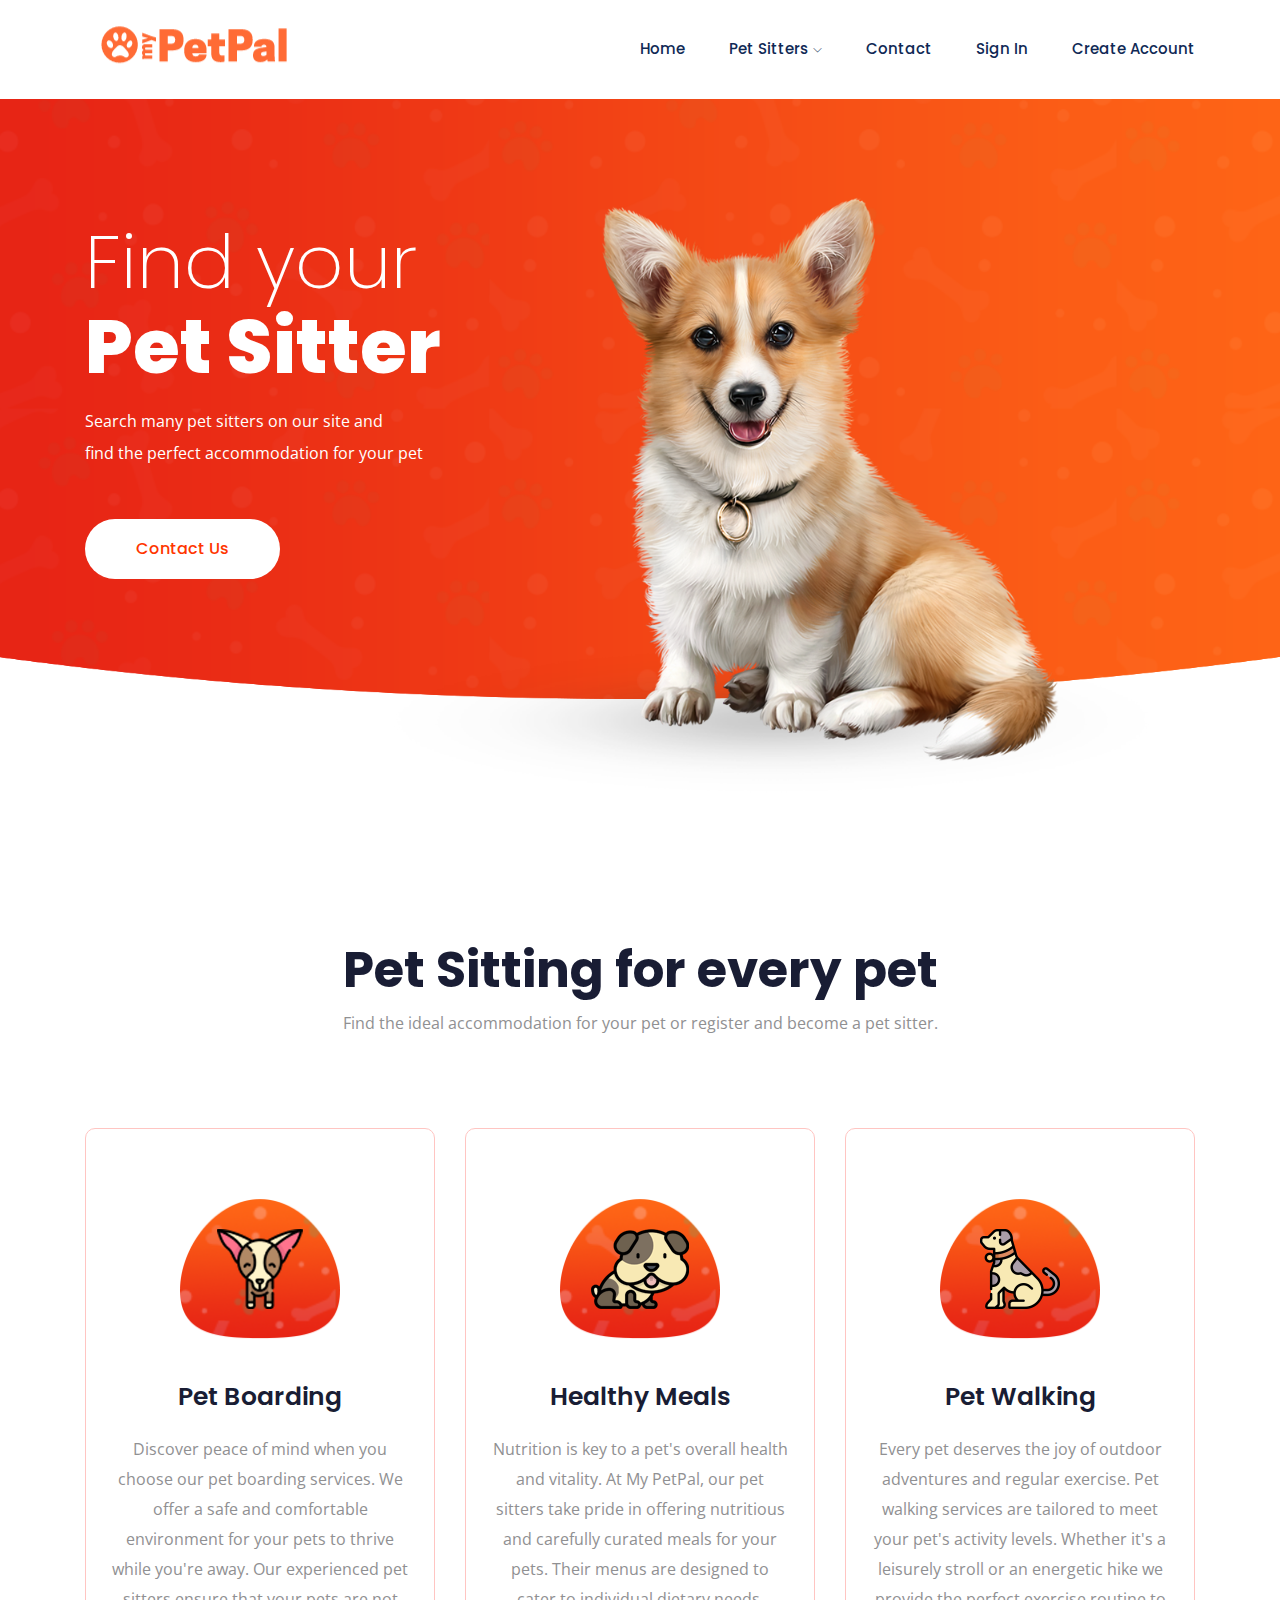
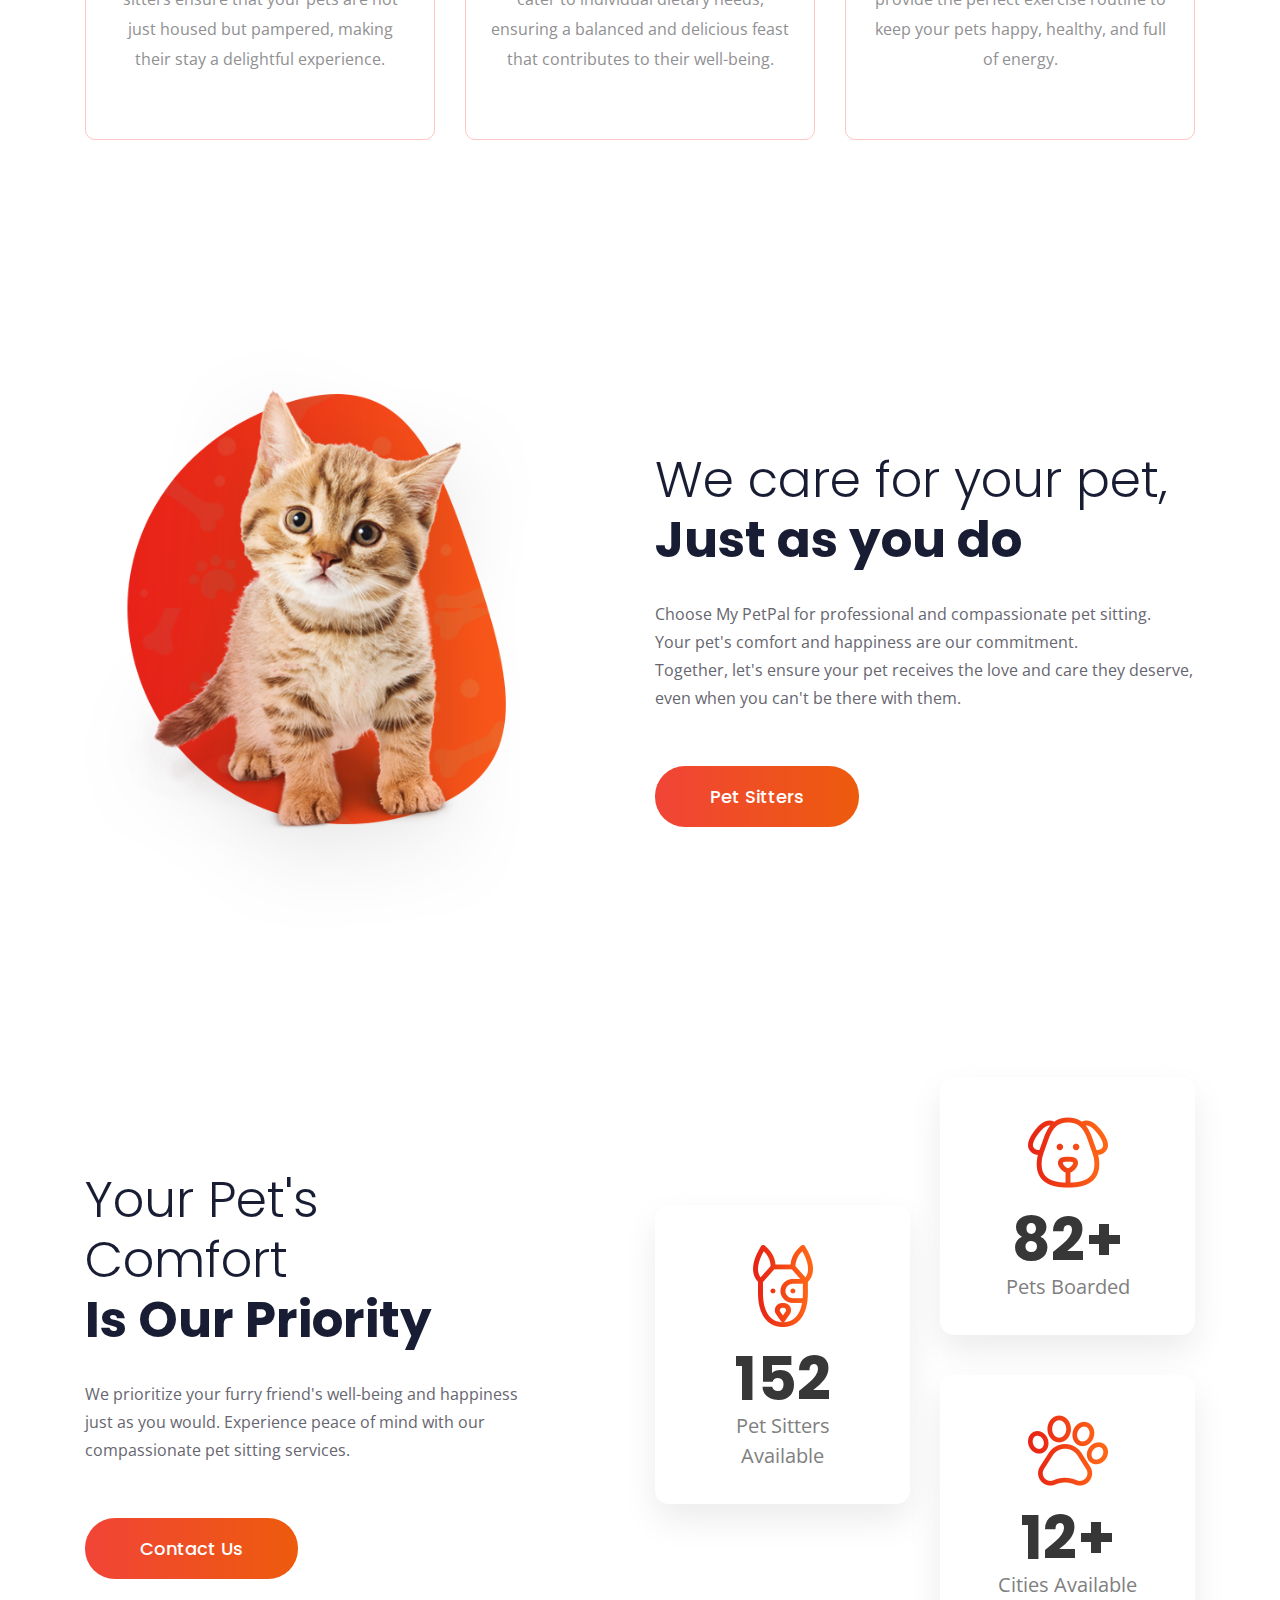
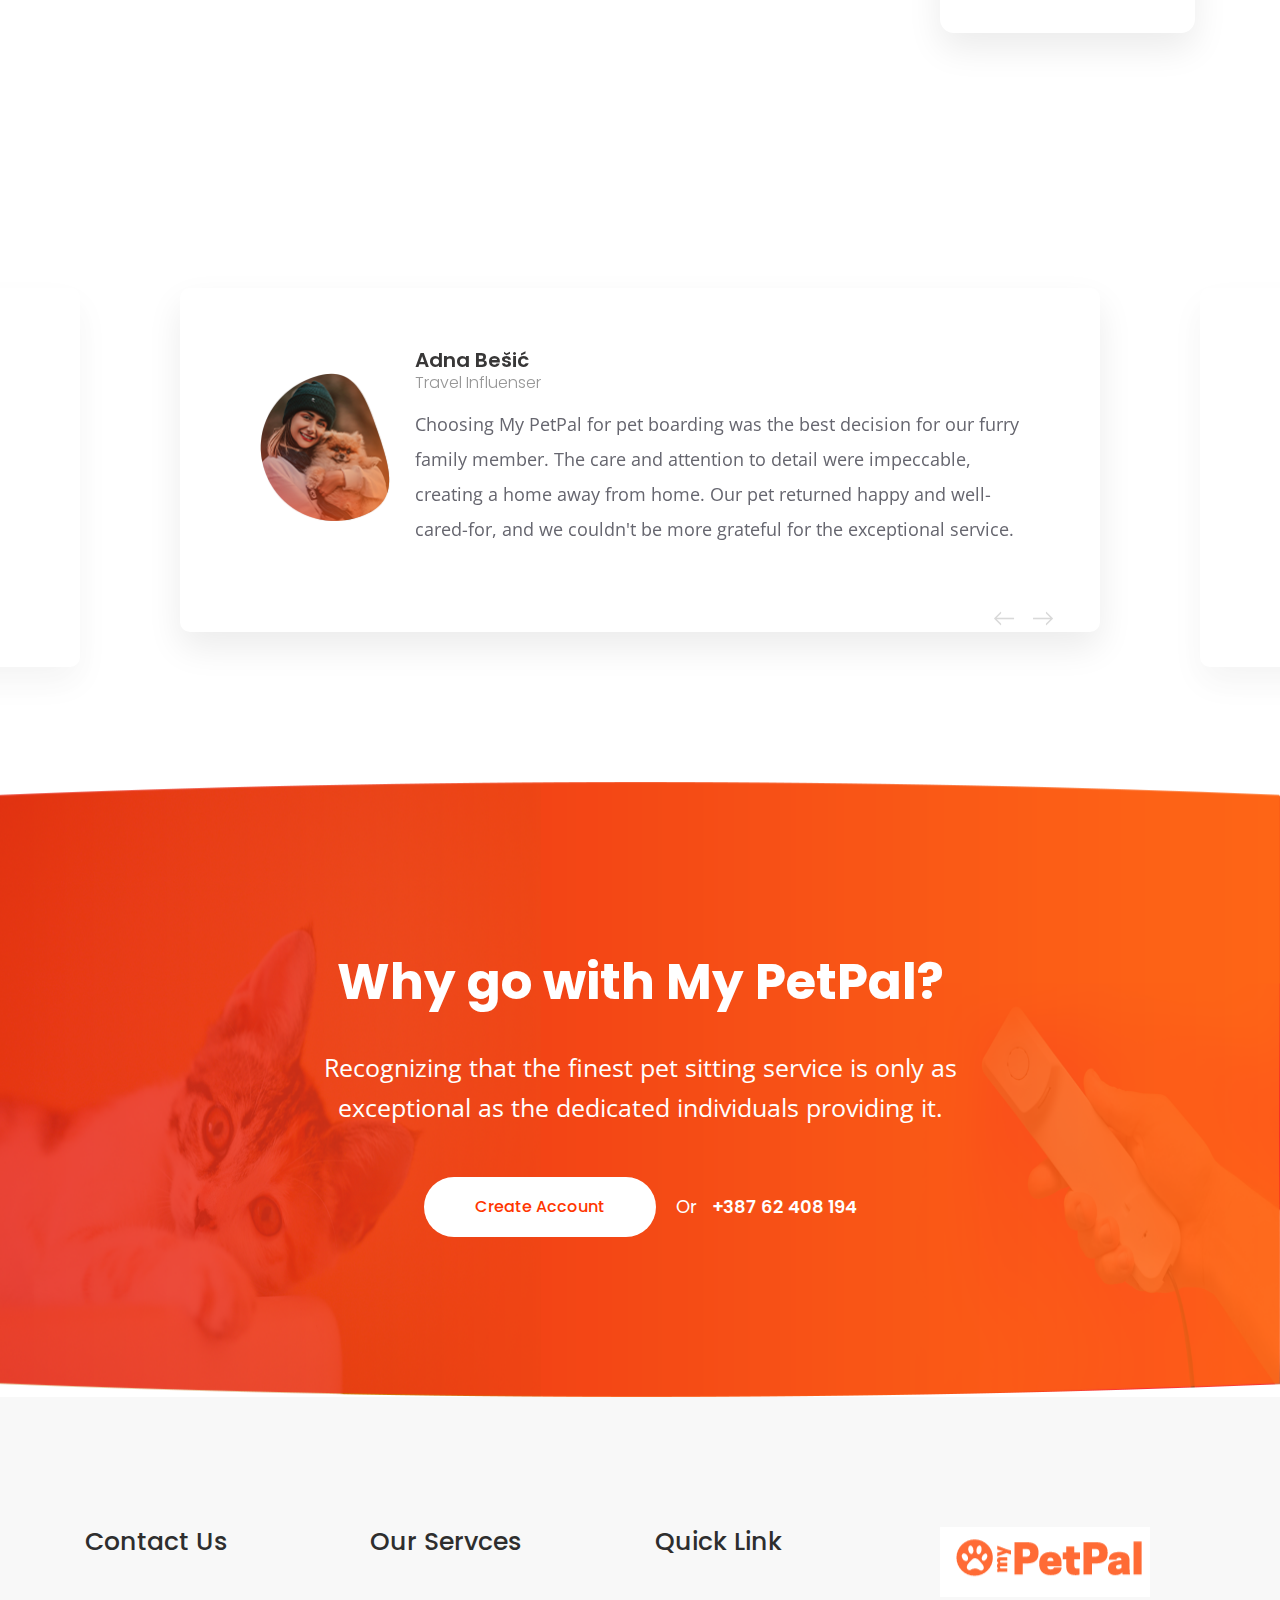
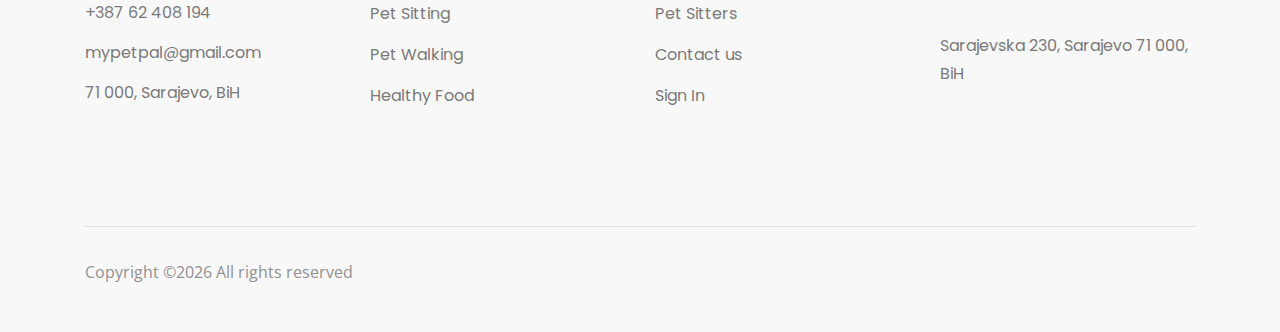
<file: anipat-master/index.html>
<!doctype html>
<html class="no-js" lang="zxx">

<head>
    <meta charset="utf-8">
    <meta http-equiv="x-ua-compatible" content="ie=edge">
    <title>My PetPal</title>
    <meta name="description" content="">
    <meta name="viewport" content="width=device-width, initial-scale=1">

    <!-- <link rel="manifest" href="site.webmanifest"> -->
    <link rel="shortcut icon" type="image/x-icon" href="img/favicon.png">
    <!-- Place favicon.ico in the root directory -->

    <!-- CSS here -->
    <link rel="stylesheet" href="css/bootstrap.min.css">
    <link rel="stylesheet" href="css/owl.carousel.min.css">
    <link rel="stylesheet" href="css/magnific-popup.css">
    <link rel="stylesheet" href="css/font-awesome.min.css">
    <link rel="stylesheet" href="css/themify-icons.css">
    <link rel="stylesheet" href="css/nice-select.css">
    <link rel="stylesheet" href="css/flaticon.css">
    <link rel="stylesheet" href="css/gijgo.css">
    <link rel="stylesheet" href="css/animate.css">
    <link rel="stylesheet" href="css/slicknav.css">
    <link rel="stylesheet" href="css/style.css">
    <!-- <link rel="stylesheet" href="css/responsive.css"> -->
</head>

<body>
    <!--[if lte IE 9]>
            <p class="browserupgrade">You are using an <strong>outdated</strong> browser. Please <a href="https://browsehappy.com/">upgrade your browser</a> to improve your experience and security.</p>
        <![endif]-->

    <header>
        <div class="header-area ">
                <div class="container">
                    <div class="row">
                        <div class="col-lg-6 col-md-8">
                            <div class="short_contact_list">
                                
                            </div>
                        </div>
                       
                </div>
            </div>
            <div id="sticky-header" class="main-header-area">
                <div class="container">
                    <div class="row align-items-center">
                        <div class="col-xl-3 col-lg-3">
                            <div class="logo">
                                <a href="index.html">
                                    <img src="img/logo1.png" alt="">
                                </a>
                            </div>
                        </div>
                        <div class="col-xl-9 col-lg-9">
                            <div class="main-menu  d-none d-lg-block">
                                <nav>
                                    <ul id="navigation">
                                        <li><a  href="index.html">home</a></li>
                                        <li><a href="#">Pet Sitters <i class="ti-angle-down"></i></a>
                                            <ul class="submenu">
                                                <li><a href="sitters.html">Pet Sitters</a></li>
                                                <li><a href="whositter.html">Who can be Pet Sitter</a></li>
                                            </ul>
                                        </li>
                                        <li><a href="contact.html">Contact</a></li>
                                        <li><a href="signin.php">Sign In</a></li>
                                        <li><a href="signup.html">Create Account</a></li>


                                    </ul>
                                </nav>
                            </div>
                        </div>
                        <div class="col-6">
                            <div class="mobile_menu d-block d-lg-none"></div>
                        </div>
                    </div>
                </div>
            </div>
        </div>
    </header>

    <!-- slider_area_start -->
    <div class="slider_area">
        <div class="single_slider slider_bg_1 d-flex align-items-center">
            <div class="container">
                <div class="row">
                    <div class="col-lg-5 col-md-6">
                        <div class="slider_text">
                            <h3>Find your <br> <span>Pet Sitter</span></h3>
                            <p>Search many pet sitters on our site and<br>find the perfect accommodation for your pet </p>
                            <a href="contact.html" class="boxed-btn4">Contact Us</a>
                        </div>
                    </div>
                </div>
            </div>
            <div class="dog_thumb d-none d-lg-block">
                <img src="img/banner/dog.png" alt="">
            </div>
        </div>
    </div>
    <!-- slider_area_end -->

    <!-- service_area_start  -->
    <div class="service_area">
        <div class="container">
            <div class="row justify-content-center ">
                <div class="col-lg-7 col-md-10">
                    <div class="section_title text-center mb-95">
                        <h3>Pet Sitting for every pet</h3>
                        <p>Find the ideal accommodation for your pet or register and become a pet sitter.</p>
                    </div>
                </div>
            </div>
            <div class="row justify-content-center">
                <div class="col-lg-4 col-md-6">
                    <div class="single_service">
                         <div class="service_thumb service_icon_bg_1 d-flex align-items-center justify-content-center">
                             <div class="service_icon">
                                 <img src="img/service/service_icon_1.png" alt="">
                             </div>
                         </div>
                         <div class="service_content text-center">
                            <h3>Pet Boarding</h3>
                            <p>Discover peace of mind when you choose our pet boarding services.
                                 We offer a safe and comfortable environment for your pets to thrive while you're away.
                                  Our experienced pet sitters ensure that your pets are not just housed but pampered, making their stay a delightful experience.</p>
                         </div>
                    </div>
                </div>
                <div class="col-lg-4 col-md-6">
                    <div class="single_service active">
                         <div class="service_thumb service_icon_bg_1 d-flex align-items-center justify-content-center">
                             <div class="service_icon">
                                 <img src="img/service/service_icon_2.png" alt="">
                             </div>
                         </div>
                         <div class="service_content text-center">
                            <h3>Healthy Meals</h3>
                            <p>Nutrition is key to a pet's overall health and vitality. At My PetPal, our pet sitters take pride in offering nutritious and carefully curated meals for your pets. Their menus are designed to cater to individual dietary needs,
                                 ensuring a balanced and delicious feast that contributes to their well-being.</p>
                         </div>
                    </div>
                </div>
                <div class="col-lg-4 col-md-6">
                    <div class="single_service">
                         <div class="service_thumb service_icon_bg_1 d-flex align-items-center justify-content-center">
                             <div class="service_icon">
                                 <img src="img/service/service_icon_3.png" alt="">
                             </div>
                         </div>
                         <div class="service_content text-center">
                            <h3>Pet Walking</h3>
                            <p>Every pet deserves the joy of outdoor adventures and regular exercise. Pet walking services are tailored to meet your pet's activity levels. Whether it's a leisurely stroll or an energetic hike we provide the perfect exercise routine to keep your pets happy, healthy, and full of energy.</p>
                         </div>
                    </div>
                </div>
            </div>
        </div>
    </div>
    <!-- service_area_end -->

    <!-- pet_care_area_start  -->
    <div class="pet_care_area">
        <div class="container">
            <div class="row align-items-center">
                <div class="col-lg-5 col-md-6">
                    <div class="pet_thumb">
                        <img src="img/about/pet_care.png" alt="">
                    </div>
                </div>
                <div class="col-lg-6 offset-lg-1 col-md-6">
                    <div class="pet_info">
                        <div class="section_title">
                            <h3><span>We care for your pet, </span> <br>
                                Just as you do</h3>
                            <p>Choose My PetPal for professional and compassionate pet sitting.<br> Your pet's comfort and happiness are our commitment. <br> Together, let's ensure your pet receives the love and care they deserve, <br>
                                even when you can't be there with them. </p>
                            <a href="sitters.html" class="boxed-btn3">Pet Sitters</a>
                        </div>
                    </div>
                </div>
            </div>
        </div>
    </div>
    <!-- pet_care_area_end  -->

    <!-- adapt_area_start  -->
    <div class="adapt_area">
        <div class="container">
            <div class="row justify-content-between align-items-center">
                <div class="col-lg-5">
                    <div class="adapt_help">
                        <div class="section_title">
                            <h3><span>Your Pet's Comfort</span><br>
                                Is Our Priority</h3>
                            <p>We prioritize your furry friend's well-being and happiness just as you would. Experience peace of mind with our compassionate pet sitting services.</p>
                            <a href="contact.html" class="boxed-btn3">Contact Us</a>
                        </div>
                    </div>
                </div>
                <div class="col-lg-6">
                    <div class="adapt_about">
                        <div class="row align-items-center">
                            <div class="col-lg-6 col-md-6">
                                <div class="single_adapt text-center">
                                    <img src="img/adapt_icon/1.png" alt="">
                                    <div class="adapt_content">
                                        <h3 class="counter">152</h3>
                                        <p>Pet Sitters Available</p>
                                    </div>
                                </div>
                            </div>
                            <div class="col-lg-6 col-md-6">
                                <div class="single_adapt text-center">
                                    <img src="img/adapt_icon/3.png" alt="">
                                    <div class="adapt_content">
                                        <h3><span class="counter">82</span>+</h3>
                                        <p>Pets Boarded</p>
                                    </div>
                                </div>
                                <div class="single_adapt text-center">
                                    <img src="img/adapt_icon/2.png" alt="">
                                    <div class="adapt_content">
                                        <h3><span class="counter">12</span>+</h3>
                                        <p>Cities Available</p>
                                    </div>
                                </div>
                            </div>
                        </div>
                    </div>
                </div>
            </div>
        </div>
    </div>
    <!-- adapt_area_end  -->

    <!-- testmonial_area_start  -->
    <div class="testmonial_area">
        <div class="container">
            <div class="row justify-content-center">
                <div class="col-lg-10">
                    <div class="textmonial_active owl-carousel">
                        <div class="testmonial_wrap">
                            <div class="single_testmonial d-flex align-items-center">
                                <div class="test_thumb">
                                    <img src="img/testmonial/1.png" alt="">
                                </div>
                                <div class="test_content">
                                    <h4>Adna Bešić</h4>
                                    <span>Travel Influenser</span>
                                    <p>Choosing My PetPal for pet boarding was the best decision for our furry family member. The care and attention to detail were impeccable, creating a home away from home. Our pet returned happy and well-cared-for, and we couldn't be more grateful for the exceptional service.</p>
                                </div>
                            </div>
                        </div>
                        <div class="testmonial_wrap">
                            <div class="single_testmonial d-flex align-items-center">
                                <div class="test_thumb">
                                    <img src="img/testmonial/02.jpg" alt="">
                                </div>
                                <div class="test_content">
                                    <h4>Damir Žigić</h4>
                                    <span>Pilot</span>
                                    <p>We're so grateful for the exceptional pet sitting service provided by our pet sitter. The personalized attention, daily updates, and genuine affection our pet received during our absence reassured us that they were in the best hands. We highly recommend My PetPal for anyone seeking trustworthy and caring pet sitters.</p>
                                </div>
                            </div>
                        </div>
                        <div class="testmonial_wrap">
                            <div class="single_testmonial d-flex align-items-center">
                                <div class="test_thumb">
                                    <img src="img/testmonial/03.jpg" alt="">
                                </div>
                                <div class="test_content">
                                    <h4>Sara Ivanović</h4>
                                    <span>Software Developer</span>
                                    <p>Our pet sitter exceeded our expectations with their professional and attentive pet sitting services. It was evident that our pet not only received the necessary care but also enjoyed meaningful interaction and companionship. Thank you for going above and beyond to make our pet feel at home.</p>
                                </div>
                            </div>
                        </div>
                    </div>
                </div>
            </div>

        </div>
    </div>
    <!-- testmonial_area_end  -->

    <div class="contact_anipat anipat_bg_1">
        <div class="container">
            <div class="row justify-content-center">
                <div class="col-lg-8">
                    <div class="contact_text text-center">
                        <div class="section_title text-center">
                            <h3>Why go with My PetPal?</h3>
                            <p>Recognizing that the finest pet sitting service is only as exceptional as the dedicated individuals providing it.</p>
                        </div>
                        <div class="contact_btn d-flex align-items-center justify-content-center">
                            <a href="signup.html" class="boxed-btn4">Create Account</a>
                            <p>Or  <a href="#"> +387 62 408 194</a></p>
                        </div>
                    </div>
                </div>
            </div>
        </div>
    </div>

    <!-- footer_start  -->
    <footer class="footer">
        <div class="footer_top">
            <div class="container">
                <div class="row">
                    <div class="col-xl-3 col-md-6 col-lg-3">
                        <div class="footer_widget">
                            <h3 class="footer_title">
                                Contact Us
                            </h3>
                            <ul class="address_line">
                                <li>+387 62 408 194</li>
                                <li><a href="#">mypetpal@gmail.com</a></li>
                                <li>71 000, Sarajevo, BiH</li>
                            </ul>
                        </div>
                    </div>
                    <div class="col-xl-3  col-md-6 col-lg-3">
                        <div class="footer_widget">
                            <h3 class="footer_title">
                                Our Servces
                            </h3>
                            <ul class="links">
                                <li><a href="#">Pet Sitting</a></li>
                                <li><a href="#">Pet Walking </a></li>
                                <li><a href="#">Healthy Food</a></li>
                            </ul>
                        </div>
                    </div>
                    <div class="col-xl-3  col-md-6 col-lg-3">
                        <div class="footer_widget">
                            <h3 class="footer_title">
                                Quick Link
                            </h3>
                            <ul class="links">
                                <li><a href="sitters.html">Pet Sitters</a></li>
                                <li><a href="contact.html">Contact us</a></li>
                                <li><a href="signin.html">Sign In</a></li>
                              
                            </ul>
                        </div>
                    </div>
                    <div class="col-xl-3 col-md-6 col-lg-3 ">
                        <div class="footer_widget">
                            <div class="footer_logo">
                                <a href="#">
                                    <img src="img/logo1.png" alt="">
                                </a>
                            </div>
                            <p class="address_text">Sarajevska 230, Sarajevo 
                                71 000, BiH
                            </p>
                        </div>
                    </div>
                </div>
            </div>
        </div>
        <div class="copy-right_text">
            <div class="container">
                <div class="bordered_1px"></div>
                <div class="row">
                    <div class="col-xl-12">
                        <p class="copy_right text-center">
                            <p><!-- Link back to Colorlib can't be removed. Template is licensed under CC BY 3.0. -->
  Copyright &copy;<script>document.write(new Date().getFullYear());</script> All rights reserved
  <!-- Link back to Colorlib can't be removed. Template is licensed under CC BY 3.0. --></p>
                        </p>
                    </div>
                </div>
            </div>
        </div>
    </footer>
    <!-- footer_end  -->


    <!-- JS here -->
    <script src="js/vendor/modernizr-3.5.0.min.js"></script>
    <script src="js/vendor/jquery-1.12.4.min.js"></script>
    <script src="js/popper.min.js"></script>
    <script src="js/bootstrap.min.js"></script>
    <script src="js/owl.carousel.min.js"></script>
    <script src="js/isotope.pkgd.min.js"></script>
    <script src="js/ajax-form.js"></script>
    <script src="js/waypoints.min.js"></script>
    <script src="js/jquery.counterup.min.js"></script>
    <script src="js/imagesloaded.pkgd.min.js"></script>
    <script src="js/scrollIt.js"></script>
    <script src="js/jquery.scrollUp.min.js"></script>
    <script src="js/wow.min.js"></script>
    <script src="js/nice-select.min.js"></script>
    <script src="js/jquery.slicknav.min.js"></script>
    <script src="js/jquery.magnific-popup.min.js"></script>
    <script src="js/plugins.js"></script>
    <script src="js/gijgo.min.js"></script>

    <!--contact js-->
    <script src="js/contact.js"></script>
    <script src="js/jquery.ajaxchimp.min.js"></script>
    <script src="js/jquery.form.js"></script>
    <script src="js/jquery.validate.min.js"></script>
    <script src="js/mail-script.js"></script>

    <script src="js/main.js"></script>
    <script>
        $('#datepicker').datepicker({
            iconsLibrary: 'fontawesome',
            disableDaysOfWeek: [0, 0],
        //     icons: {
        //      rightIcon: '<span class="fa fa-caret-down"></span>'
        //  }
        });
        $('#datepicker2').datepicker({
            iconsLibrary: 'fontawesome',
            icons: {
             rightIcon: '<span class="fa fa-caret-down"></span>'
         }

        });
        var timepicker = $('#timepicker').timepicker({
         format: 'HH.MM'
     });
    </script>
</body>

</html>
</file>
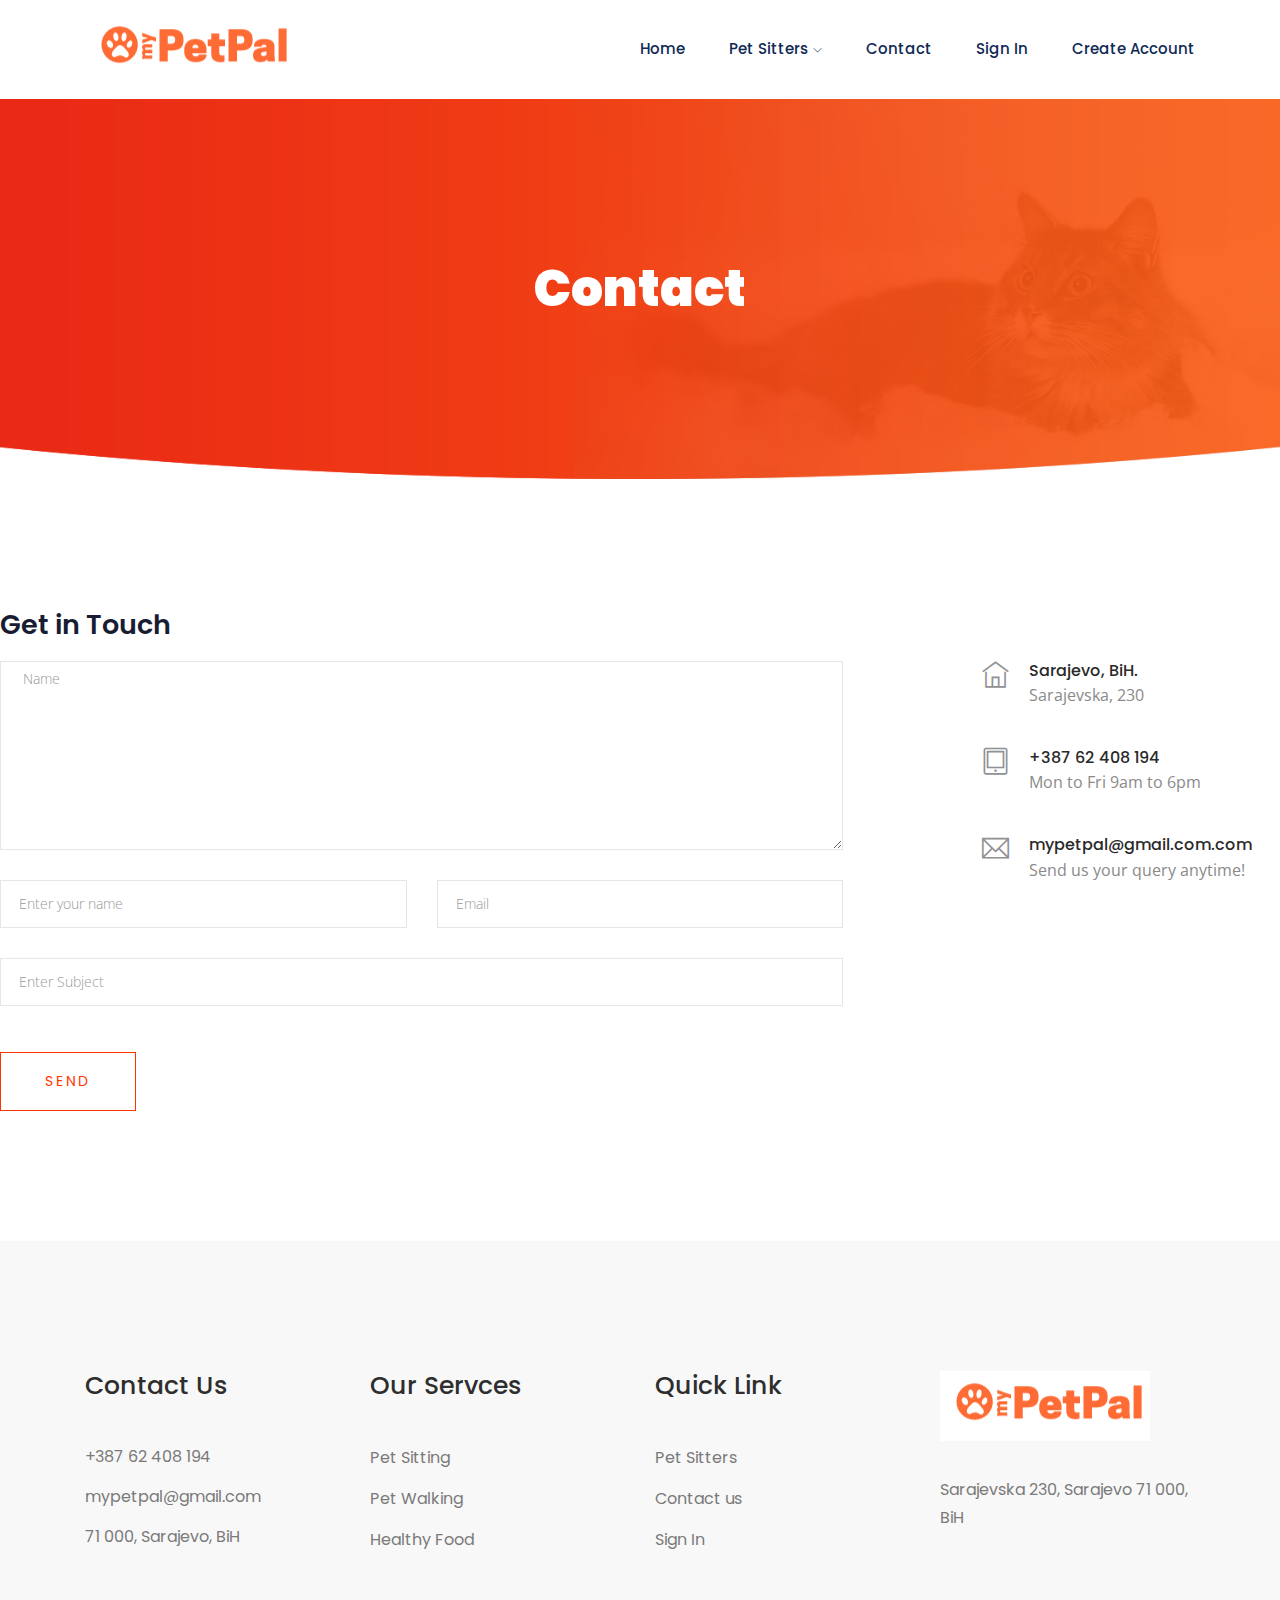
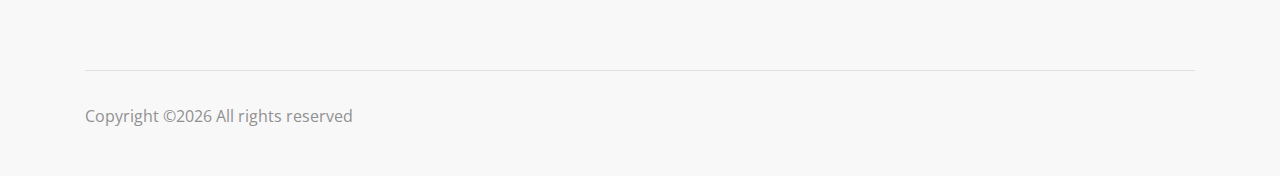
<file: anipat-master/contact.html>
<!doctype html>
<html class="no-js" lang="zxx">

<head>
    <meta charset="utf-8">
    <meta http-equiv="x-ua-compatible" content="ie=edge">
    <title>Barbers</title>
    <meta name="description" content="">
    <meta name="viewport" content="width=device-width, initial-scale=1">

    <!-- <link rel="manifest" href="site.webmanifest"> -->
    <link rel="shortcut icon" type="image/x-icon" href="img/favicon.png">
    <!-- Place favicon.ico in the root directory -->

    <!-- CSS here -->
    <link rel="stylesheet" href="css/bootstrap.min.css">
    <link rel="stylesheet" href="css/owl.carousel.min.css">
    <link rel="stylesheet" href="css/magnific-popup.css">
    <link rel="stylesheet" href="css/font-awesome.min.css">
    <link rel="stylesheet" href="css/themify-icons.css">
    <link rel="stylesheet" href="css/nice-select.css">
    <link rel="stylesheet" href="css/flaticon.css">
    <link rel="stylesheet" href="css/gijgo.css">
    <link rel="stylesheet" href="css/animate.css">
    <link rel="stylesheet" href="css/slicknav.css">
    <link rel="stylesheet" href="css/style.css">
    <!-- <link rel="stylesheet" href="css/responsive.css"> -->
</head>

<body>
    <!--[if lte IE 9]>
            <p class="browserupgrade">You are using an <strong>outdated</strong> browser. Please <a href="https://browsehappy.com/">upgrade your browser</a> to improve your experience and security.</p>
        <![endif]-->

    <!-- header_start  -->
    <header>
        <div class="header-area ">
                <div class="container">
                    <div class="row">
                        <div class="col-lg-6 col-md-8">
                            <div class="short_contact_list">
                                
                            </div>
                        </div>
                       
                </div>
            </div>
            <div id="sticky-header" class="main-header-area">
                <div class="container">
                    <div class="row align-items-center">
                        <div class="col-xl-3 col-lg-3">
                            <div class="logo">
                                <a href="index.html">
                                    <img src="img/logo1.png" alt="">
                                </a>
                            </div>
                        </div>
                        <div class="col-xl-9 col-lg-9">
                            <div class="main-menu  d-none d-lg-block">
                                <nav>
                                    <ul id="navigation">
                                        <li><a  href="index.html">home</a></li>
                                        <li><a href="#">Pet Sitters <i class="ti-angle-down"></i></a>
                                            <ul class="submenu">
                                                <li><a href="sitters.html">Pet Sitters</a></li>
                                                <li><a href="single-blog.html">single-blog</a></li>
                                            </ul>
                                        </li>
                                     
                                        <li><a href="contact.html">Contact</a></li>
                                        <li><a href="signin.html">Sign In</a></li>
                                        <li><a href="signup.html">Create Account</a></li>


                                    </ul>
                                </nav>
                            </div>
                        </div>
                        <div class="col-12">
                            <div class="mobile_menu d-block d-lg-none"></div>
                        </div>
                    </div>
                </div>
            </div>
        </div>
    </header>
    <!-- header_start  -->

    <!-- bradcam_area_start -->
    <div class="bradcam_area breadcam_bg">
        <div class="container">
            <div class="row">
                <div class="col-lg-12">
                    <div class="bradcam_text text-center">
                        <h3>contact</h3>
                    </div>
                </div>
            </div>
        </div>
    </div>
    <!-- bradcam_area_end -->

    <!-- ================ contact section start ================= -->
    <section class="contact-section">
        <div class="container">
                </div>
    
            
                <div class="row">
                    <div class="col-12">
                        <h2 class="contact-title">Get in Touch</h2>
                    </div>
                    <div class="col-lg-8">
                        <form class="form-contact contact_form" action="contact_process.php" method="post" id="contactForm" novalidate="novalidate">
                            <div class="row">
                                <div class="col-12">
                                    <div class="form-group">
                                        <textarea class="form-control w-100" name="message" id="message" cols="30" rows="9" onfocus="this.placeholder = ''" onblur="this.placeholder = 'Enter Message'" placeholder=" Name"></textarea>
                                    </div>
                                </div>
                                <div class="col-sm-6">
                                    <div class="form-group">
                                        <input class="form-control valid" name="name" id="name" type="text" onfocus="this.placeholder = ''" onblur="this.placeholder = 'Enter your name'" placeholder="Enter your name">
                                    </div>
                                </div>
                                <div class="col-sm-6">
                                    <div class="form-group">
                                        <input class="form-control valid" name="email" id="email" type="email" onfocus="this.placeholder = ''" onblur="this.placeholder = 'Enter email address'" placeholder="Email">
                                    </div>
                                </div>
                                <div class="col-12">
                                    <div class="form-group">
                                        <input class="form-control" name="subject" id="subject" type="text" onfocus="this.placeholder = ''" onblur="this.placeholder = 'Enter Subject'" placeholder="Enter Subject">
                                    </div>
                                </div>
                            </div>
                            <div class="form-group mt-3">
                                <button type="submit" class="button button-contactForm boxed-btn">Send</button>
                            </div>
                        </form>
                    </div>
                    <div class="col-lg-3 offset-lg-1">
                        <div class="media contact-info">
                            <span class="contact-info__icon"><i class="ti-home"></i></span>
                            <div class="media-body">
                                <h3>Sarajevo, BiH.</h3>
                                <p>Sarajevska, 230</p>
                            </div>
                        </div>
                        <div class="media contact-info">
                            <span class="contact-info__icon"><i class="ti-tablet"></i></span>
                            <div class="media-body">
                                <h3>+387 62 408 194</h3>
                                <p>Mon to Fri 9am to 6pm</p>
                            </div>
                        </div>
                        <div class="media contact-info">
                            <span class="contact-info__icon"><i class="ti-email"></i></span>
                            <div class="media-body">
                                <h3>mypetpal@gmail.com.com</h3>
                                <p>Send us your query anytime!</p>
                            </div>
                        </div>
                    </div>
                </div>
            </div>
        </section>
    <!-- ================ contact section end ================= -->
    
    <!-- footer_start  -->
    <footer class="footer">
        <div class="footer_top">
            <div class="container">
                <div class="row">
                    <div class="col-xl-3 col-md-6 col-lg-3">
                        <div class="footer_widget">
                            <h3 class="footer_title">
                                Contact Us
                            </h3>
                            <ul class="address_line">
                                <li>+387 62 408 194</li>
                                <li><a href="#">mypetpal@gmail.com</a></li>
                                <li>71 000, Sarajevo, BiH</li>
                            </ul>
                        </div>
                    </div>
                    <div class="col-xl-3  col-md-6 col-lg-3">
                        <div class="footer_widget">
                            <h3 class="footer_title">
                                Our Servces
                            </h3>
                            <ul class="links">
                                <li><a href="#">Pet Sitting</a></li>
                                <li><a href="#">Pet Walking </a></li>
                                <li><a href="#">Healthy Food</a></li>
                            </ul>
                        </div>
                    </div>
                    <div class="col-xl-3  col-md-6 col-lg-3">
                        <div class="footer_widget">
                            <h3 class="footer_title">
                                Quick Link
                            </h3>
                            <ul class="links">
                                <li><a href="sitters.html">Pet Sitters</a></li>
                                <li><a href="contact.html">Contact us</a></li>
                                <li><a href="signin.html">Sign In</a></li>
                              
                            </ul>
                        </div>
                    </div>
                    <div class="col-xl-3 col-md-6 col-lg-3 ">
                        <div class="footer_widget">
                            <div class="footer_logo">
                                <a href="#">
                                    <img src="img/logo1.png" alt="">
                                </a>
                            </div>
                            <p class="address_text">Sarajevska 230, Sarajevo 
                                71 000, BiH
                            </p>
                        </div>
                    </div>
                </div>
            </div>
        </div>
        <div class="copy-right_text">
            <div class="container">
                <div class="bordered_1px"></div>
                <div class="row">
                    <div class="col-xl-12">
                        <p class="copy_right text-center">
                            <p><!-- Link back to Colorlib can't be removed. Template is licensed under CC BY 3.0. -->
  Copyright &copy;<script>document.write(new Date().getFullYear());</script> All rights reserved
  <!-- Link back to Colorlib can't be removed. Template is licensed under CC BY 3.0. --></p>
                        </p>
                    </div>
                </div>
            </div>
        </div>
    </footer>
    
    <!-- footer_end  -->
    
        <!-- JS here -->
        <script src="js/vendor/modernizr-3.5.0.min.js"></script>
        <script src="js/vendor/jquery-1.12.4.min.js"></script>
        <script src="js/popper.min.js"></script>
        <script src="js/bootstrap.min.js"></script>
        <script src="js/owl.carousel.min.js"></script>
        <script src="js/isotope.pkgd.min.js"></script>
        <script src="js/ajax-form.js"></script>
        <script src="js/waypoints.min.js"></script>
        <script src="js/jquery.counterup.min.js"></script>
        <script src="js/imagesloaded.pkgd.min.js"></script>
        <script src="js/scrollIt.js"></script>
        <script src="js/jquery.scrollUp.min.js"></script>
        <script src="js/wow.min.js"></script>
        <script src="js/nice-select.min.js"></script>
        <script src="js/jquery.slicknav.min.js"></script>
        <script src="js/jquery.magnific-popup.min.js"></script>
        <script src="js/plugins.js"></script>
        <script src="js/gijgo.min.js"></script>
    
        <!--contact js-->
        <script src="js/contact.js"></script>
        <script src="js/jquery.ajaxchimp.min.js"></script>
        <script src="js/jquery.form.js"></script>
        <script src="js/jquery.validate.min.js"></script>
        <script src="js/mail-script.js"></script>
    
        <script src="js/main.js"></script>
        <script>
        $('#datepicker').datepicker({
            iconsLibrary: 'fontawesome',
            disableDaysOfWeek: [0, 0],
        //     icons: {
        //      rightIcon: '<span class="fa fa-caret-down"></span>'
        //  }
        });
        $('#datepicker2').datepicker({
            iconsLibrary: 'fontawesome',
            icons: {
             rightIcon: '<span class="fa fa-caret-down"></span>'
         }

        });
        var timepicker = $('#timepicker').timepicker({
         format: 'HH.MM'
     });
        </script>
    </body>
    
    </html>
</file>
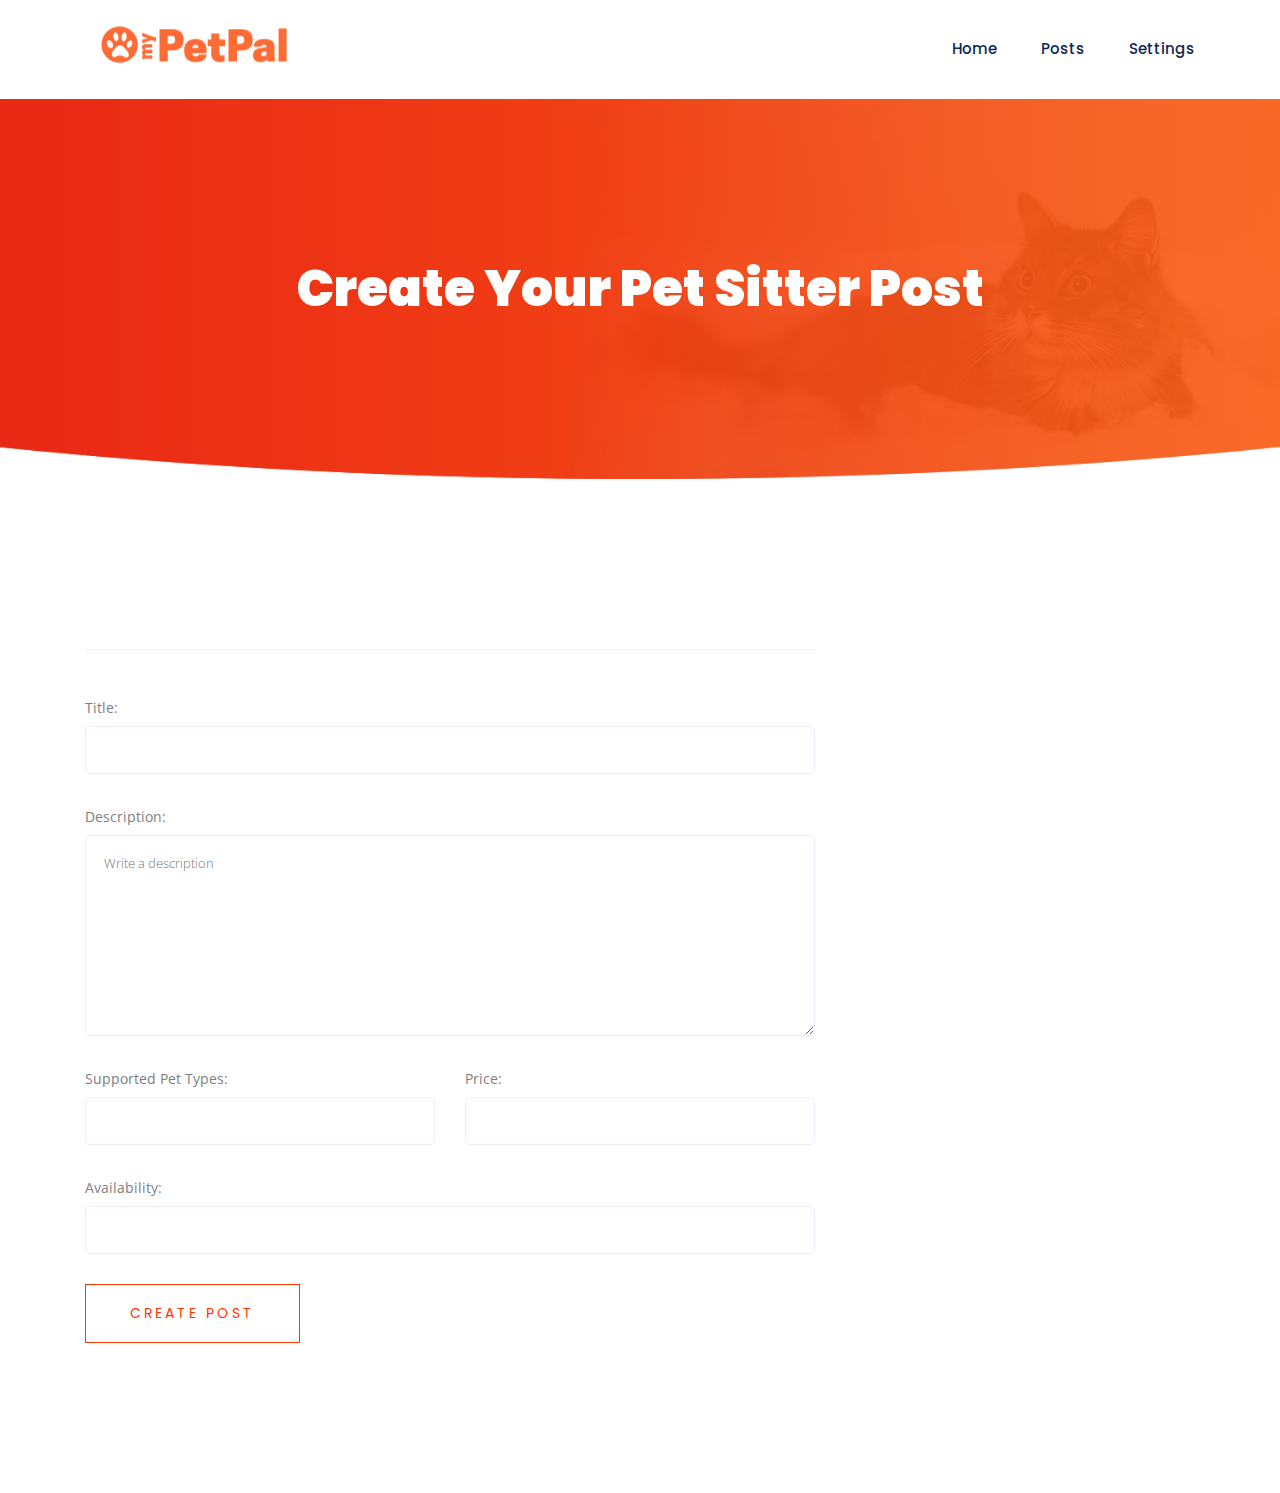
<file: anipat-master/createpost.html>
<!DOCTYPE html>
<html lang="zxx">

<head>
   <meta charset="utf-8">
   <meta http-equiv="x-ua-compatible" content="ie=edge">
   <title>Create Post</title>
   <meta name="description" content="">
   <meta name="viewport" content="width=device-width, initial-scale=1">

   <link rel="shortcut icon" type="image/x-icon" href="img/favicon.png">
   <link rel="stylesheet" href="css/bootstrap.min.css">
   <link rel="stylesheet" href="css/style.css">
</head>

<body>

    <header>
        <div class="header-area ">
                <div class="container">
                    <div class="row">
                        <div class="col-lg-6 col-md-8">
                            <div class="short_contact_list">
                                
                            </div>
                        </div>
                       
                </div>
            </div>
            <div id="sticky-header" class="main-header-area">
                <div class="container">
                    <div class="row align-items-center">
                        <div class="col-xl-3 col-lg-3">
                            <div class="logo">
                                <a href="homepage.html">
                                    <img src="img/logo1.png" alt="">
                                </a>
                            </div>
                        </div>
                        <div class="col-xl-9 col-lg-9">
                            <div class="main-menu  d-none d-lg-block">
                                <nav>
                                    <ul id="navigation">
                                        <li><a  href="homepage.html">home</a></li>
                                        <li><a href="#">Posts <i class="ti-angle-down"></i></a>
                                            <ul class="submenu">
                                                <li><a href="myposts.html">My posts</a></li>
                                                <li><a href="createpost.html">Create a post</a></li>
                                                <li><a href="requests.html">Requests</a></li>
                                            </ul>
                                        </li>
                                        
                                        <li><a href="settings.html">Settings</a></li>


                                    </ul>
                                </nav>
                            </div>
                        </div>
                        <div class="col-12">
                            <div class="mobile_menu d-block d-lg-none"></div>
                        </div>
                    </div>
                </div>
            </div>
        </div>
    </header>

   <div class="bradcam_area breadcam_bg">
      <div class="container">
         <div class="row">
            <div class="col-lg-12">
               <div class="bradcam_text text-center">
                  <h3>Create Your Pet Sitter Post</h3>
               </div>
            </div>
         </div>
      </div>
   </div>

   <section class="blog_area single-post-area section-padding">
      <div class="container">
         <div class="row">
            <div class="col-lg-8 posts-list">
               <div class="comment-form">
                  <form class="form-contact comment_form" action="#" method="POST">
                     <div class="row">
                        <div class="col-12">
                           <div class="form-group">
                              <label for="title">Title:</label>
                              <input class="form-control" type="text" name="title" id="title" required>
                           </div>
                        </div>
                        <div class="col-12">
                           <div class="form-group">
                              <label for="description">Description:</label>
                              <textarea class="form-control w-100" name="description" id="description" cols="30" rows="9" placeholder="Write a description" required></textarea>
                           </div>
                        </div>
                        <div class="col-sm-6">
                           <div class="form-group">
                              <label for="pet_types">Supported Pet Types:</label>
                              <input class="form-control" type="text" name="pet_types" id="pet_types" required>
                           </div>
                        </div>
                        <div class="col-sm-6">
                           <div class="form-group">
                              <label for="price">Price:</label>
                              <input class="form-control" type="number" name="price" id="price" required>
                           </div>
                        </div>
                        <div class="col-12">
                           <div class="form-group">
                              <label for="availability">Availability:</label>
                              <input class="form-control" type="text" name="availability" id="availability" required>
                           </div>
                        </div>
                     </div>
                     <div class="form-group">
                        <button type="submit" class="button button-contactForm btn_1 boxed-btn">Create Post</button>
                     </div>
                  </form>
               </div>
            </div>
         </div>
      </div>
   </section>

   <footer class="footer">
      <!-- Footer content goes here -->
   </footer>

   <script src="js/vendor/jquery-1.12.4.min.js"></script>
   <script src="js/popper.min.js"></script>
   <script src="js/bootstrap.min.js"></script>
   <script src="js/main.js"></script>
</body>

</html>
</file>
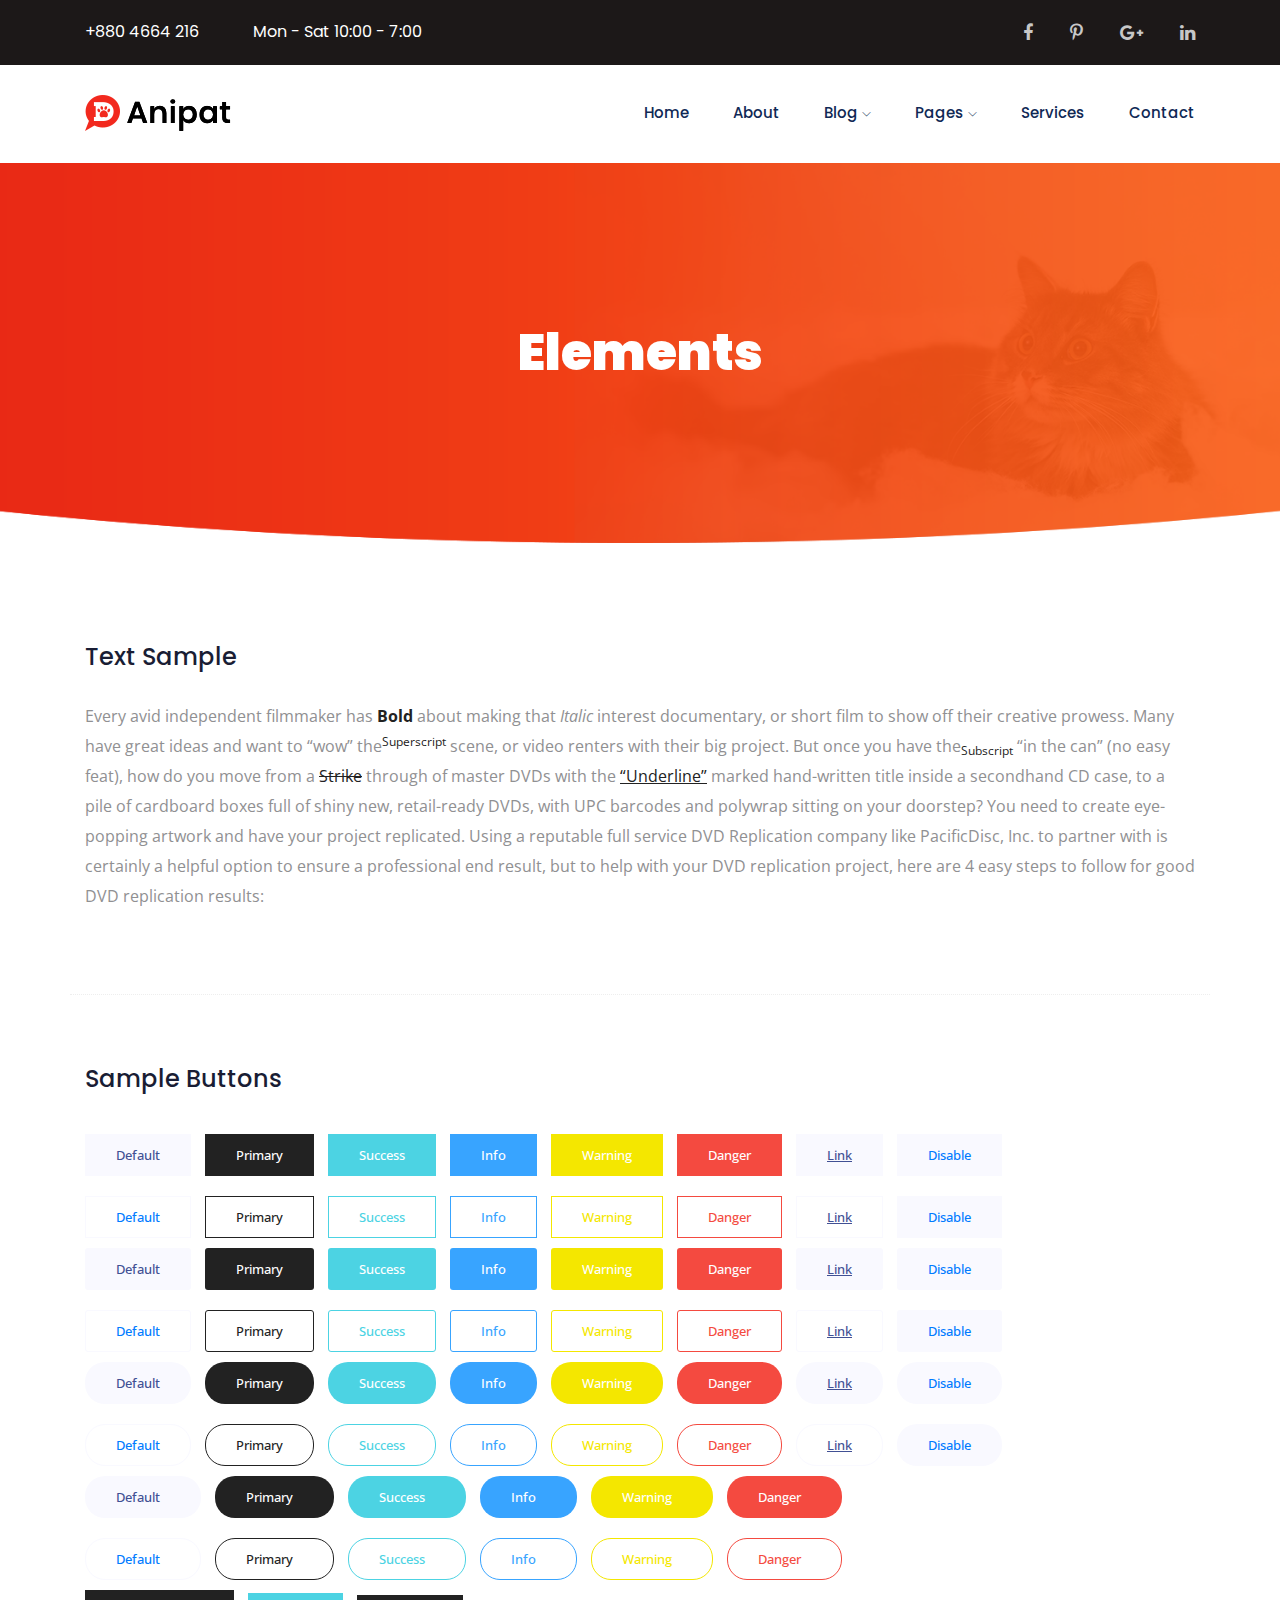
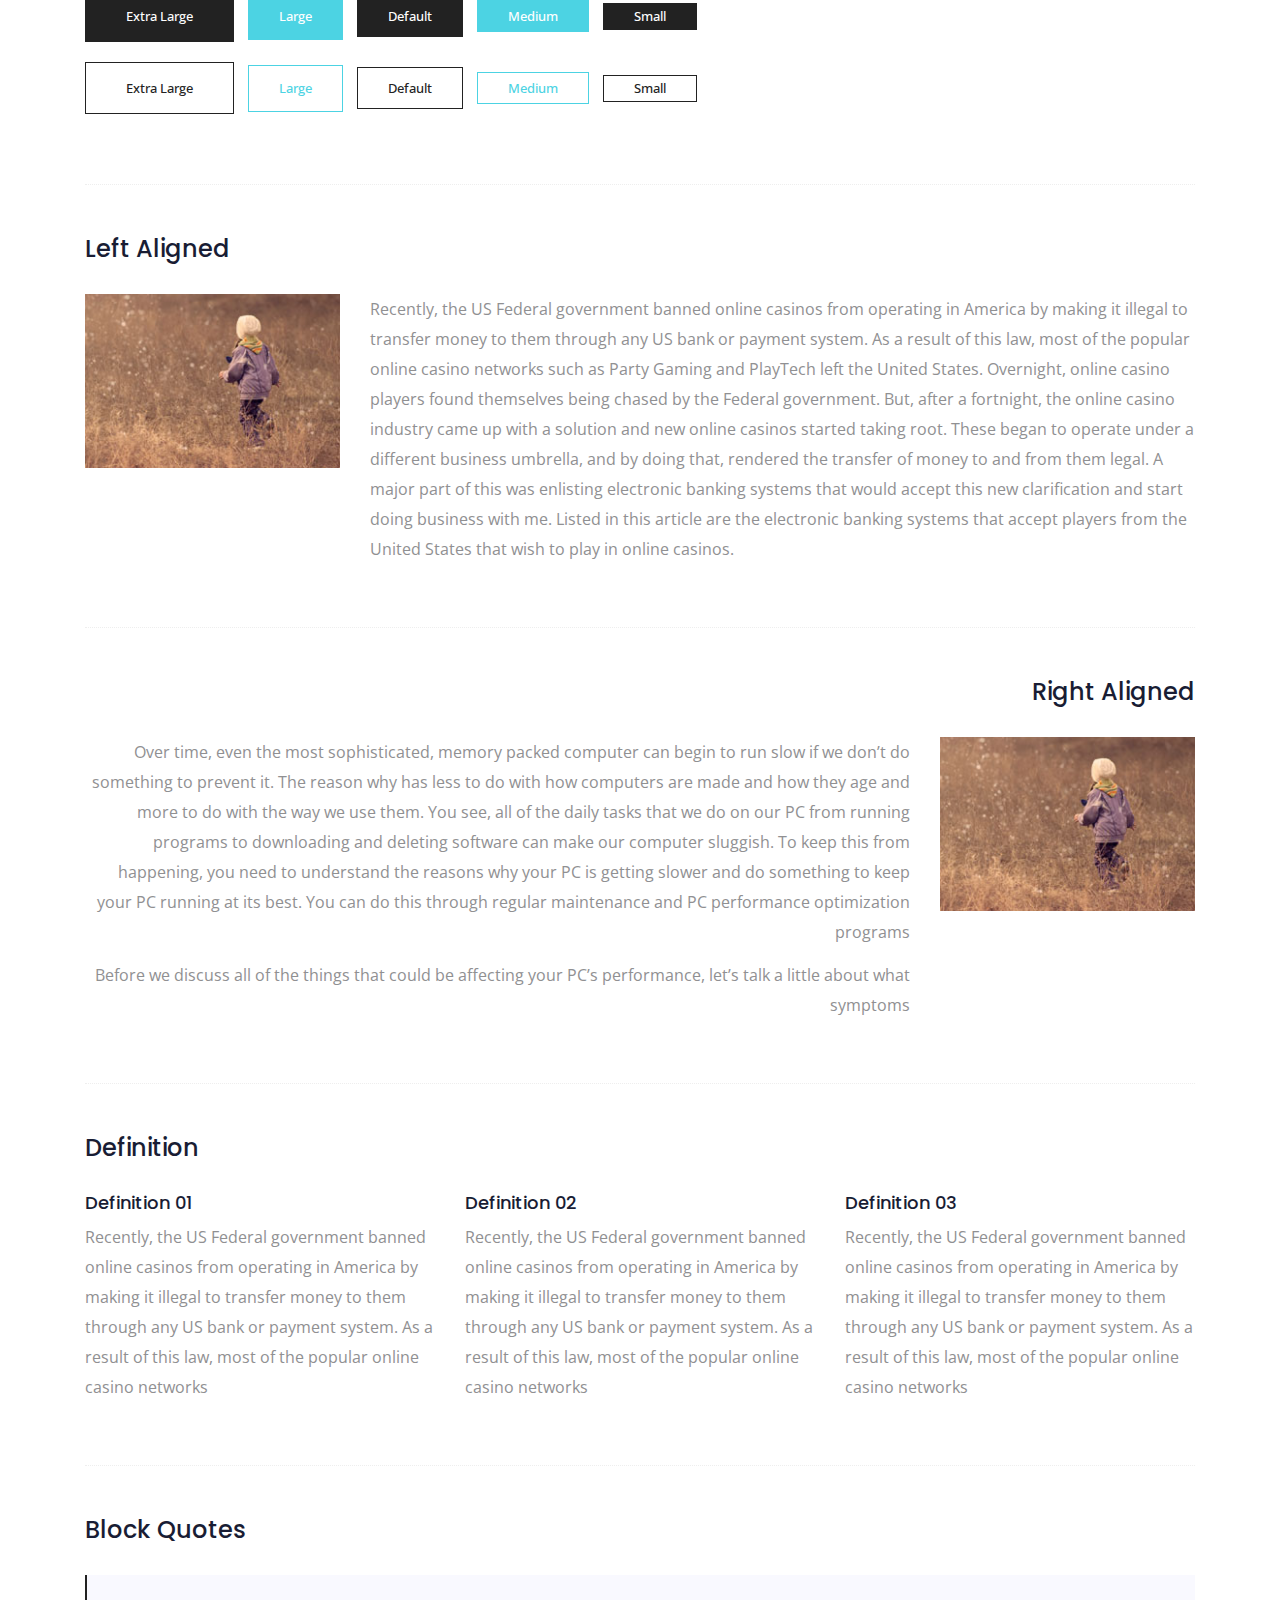
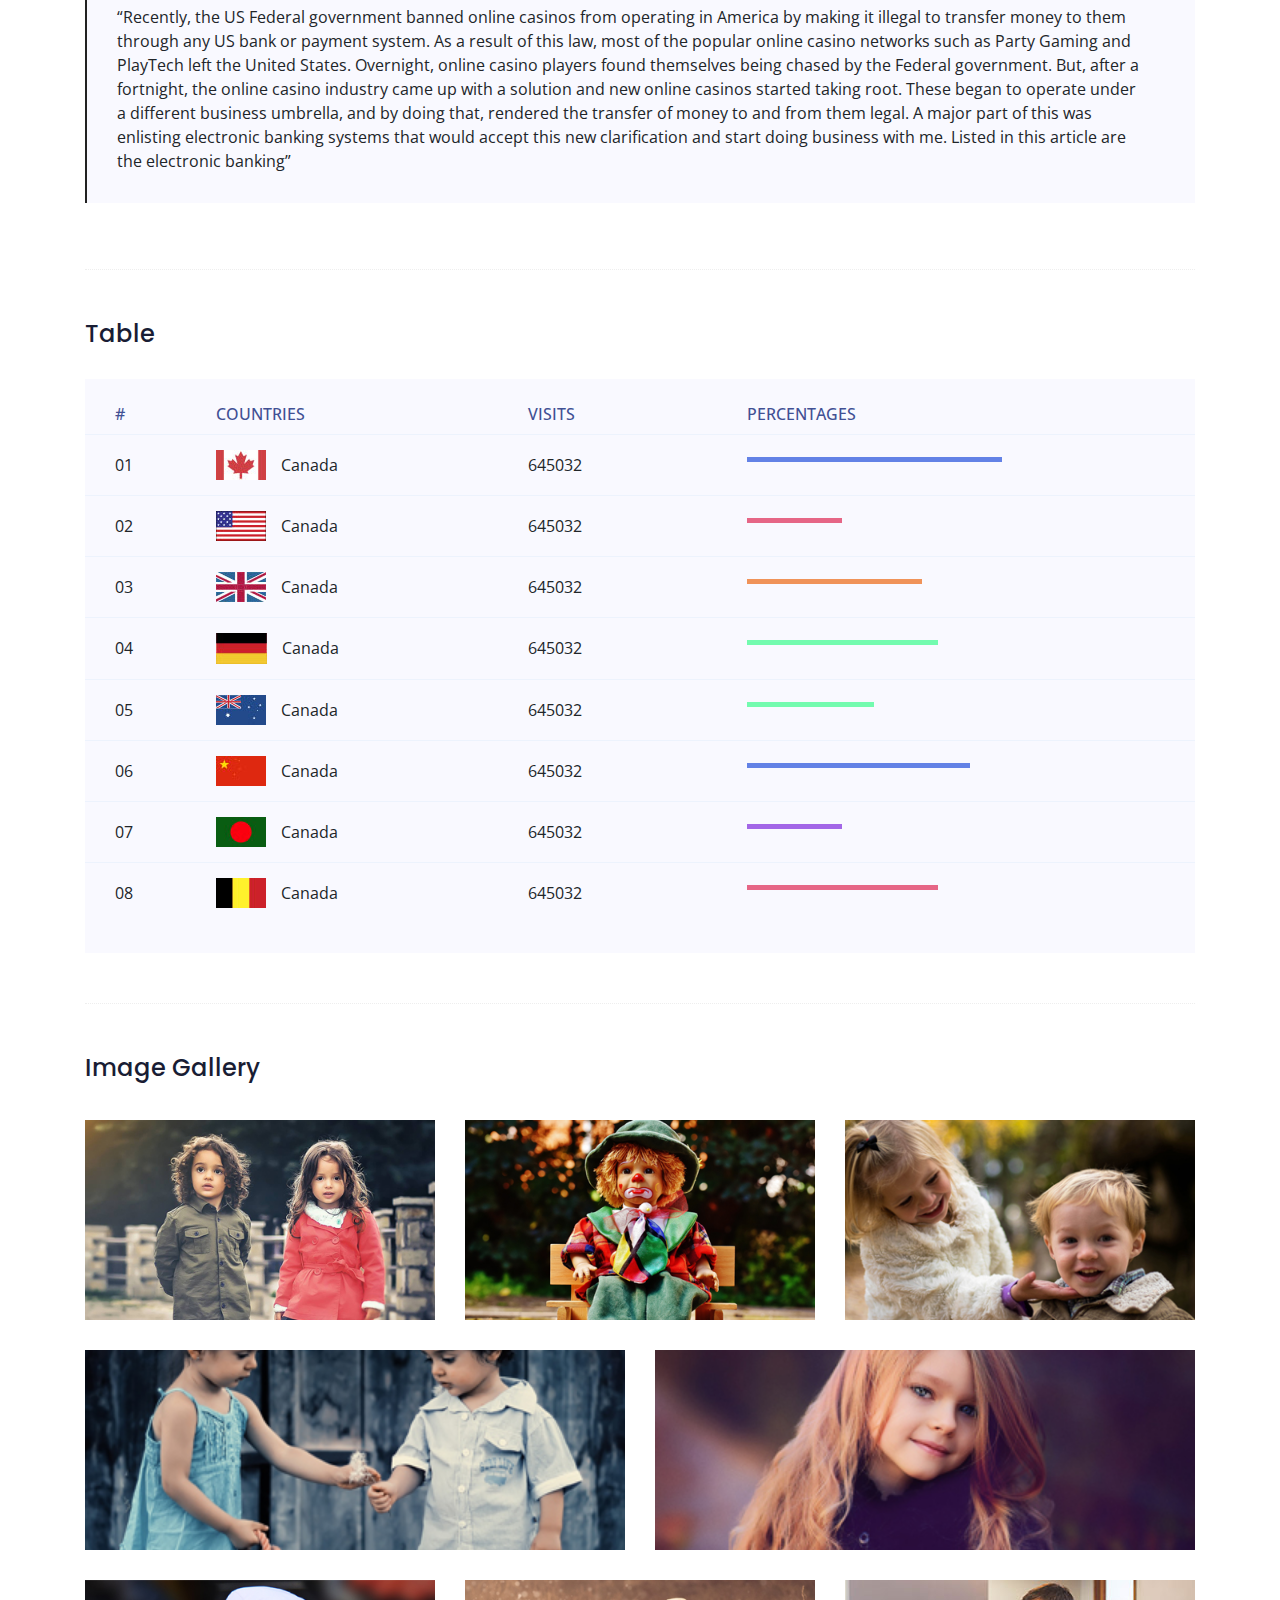
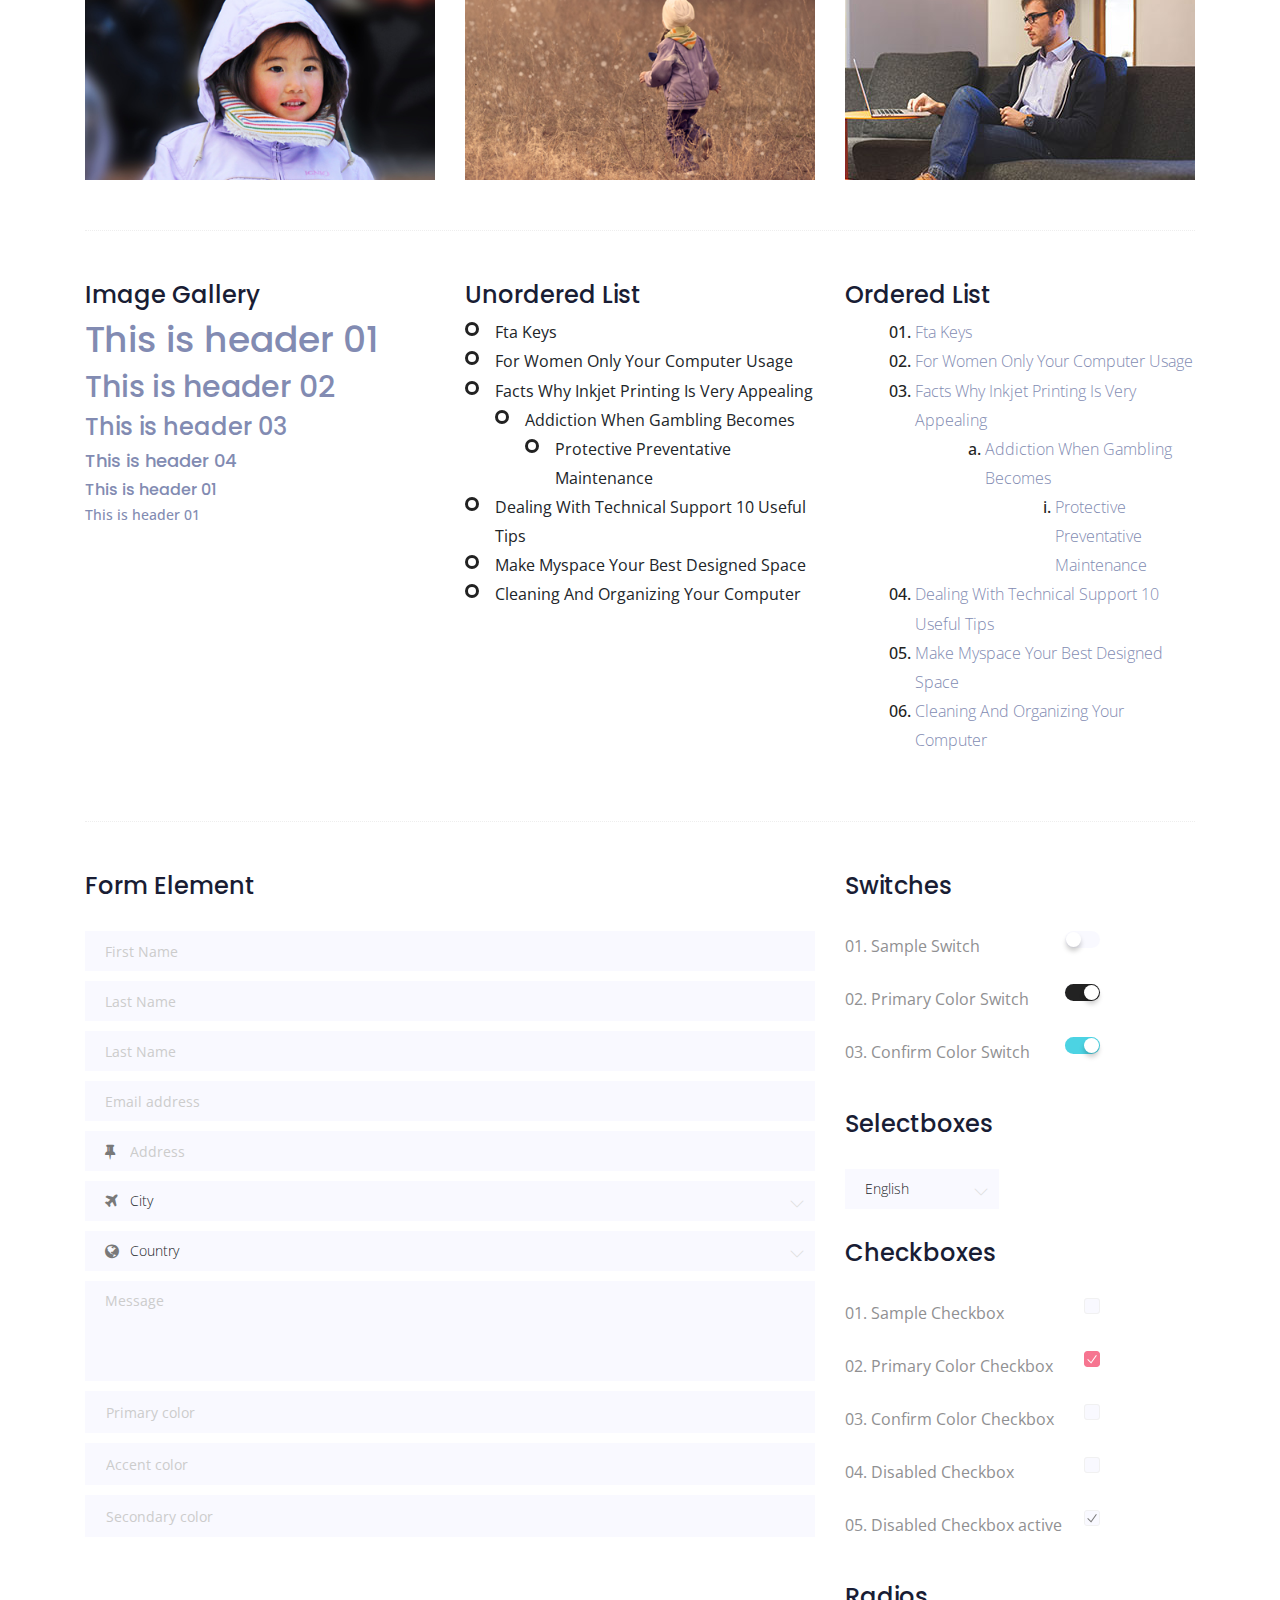
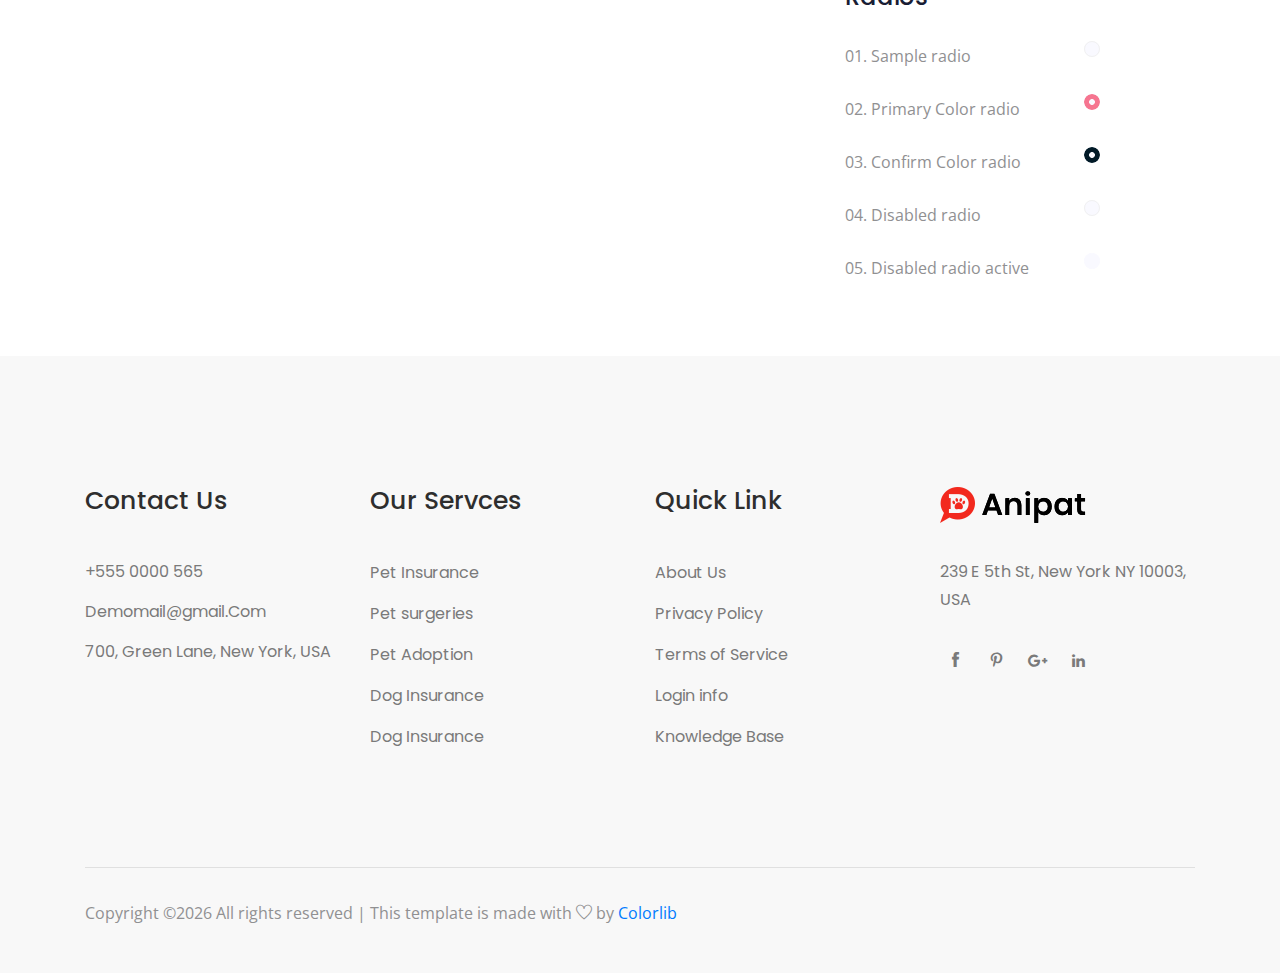
<file: anipat-master/elements.html>
<!doctype html>
<html class="no-js" lang="zxx">

<head>
	<meta charset="utf-8">
	<meta http-equiv="x-ua-compatible" content="ie=edge">
	<title>Barber</title>
	<meta name="description" content="">
	<meta name="viewport" content="width=device-width, initial-scale=1">

	<!-- <link rel="manifest" href="site.webmanifest"> -->
	<link rel="shortcut icon" type="image/x-icon" href="img/favicon.png">
	<!-- Place favicon.ico in the root directory -->

	<!-- CSS here -->
	<link rel="stylesheet" href="css/bootstrap.min.css">
	<link rel="stylesheet" href="css/owl.carousel.min.css">
	<link rel="stylesheet" href="css/magnific-popup.css">
	<link rel="stylesheet" href="css/font-awesome.min.css">
	<link rel="stylesheet" href="css/themify-icons.css">
	<link rel="stylesheet" href="css/nice-select.css">
	<link rel="stylesheet" href="css/flaticon.css">
	<link rel="stylesheet" href="css/gijgo.css">
	<link rel="stylesheet" href="css/animate.css">
	<link rel="stylesheet" href="css/slicknav.css">
	<link rel="stylesheet" href="css/style.css">
	<!-- <link rel="stylesheet" href="css/responsive.css"> -->
</head>

<body>
	<!--[if lte IE 9]>
            <p class="browserupgrade">You are using an <strong>outdated</strong> browser. Please <a href="https://browsehappy.com/">upgrade your browser</a> to improve your experience and security.</p>
        <![endif]-->

    <!-- header_start  -->
    <header>
        <div class="header-area ">
            <div class="header-top_area">
                <div class="container">
                    <div class="row">
                        <div class="col-lg-6 col-md-8">
                            <div class="short_contact_list">
                                <ul>
                                    <li><a href="#">+880 4664 216</a></li>
                                    <li><a href="#">Mon - Sat 10:00 - 7:00</a></li>
                                </ul>
                            </div>
                        </div>
                        <div class="col-lg-6 col-md-4 ">
                            <div class="social_media_links">
                                <a href="#">
                                    <i class="fa fa-facebook"></i>
                                </a>
                                <a href="#">
                                    <i class="fa fa-pinterest-p"></i>
                                </a>
                                <a href="#">
                                    <i class="fa fa-google-plus"></i>
                                </a>
                                <a href="#">
                                    <i class="fa fa-linkedin"></i>
                                </a>
                            </div>
                        </div>
                    </div>
                </div>
            </div>
            <div id="sticky-header" class="main-header-area">
                <div class="container">
                    <div class="row align-items-center">
                        <div class="col-xl-3 col-lg-3">
                            <div class="logo">
                                <a href="index.html">
                                    <img src="img/logo.png" alt="">
                                </a>
                            </div>
                        </div>
                        <div class="col-xl-9 col-lg-9">
                            <div class="main-menu  d-none d-lg-block">
                                <nav>
                                    <ul id="navigation">
                                        <li><a  href="index.html">home</a></li>
                                        <li><a href="about.html">about</a></li>
                                        <li><a href="#">blog <i class="ti-angle-down"></i></a>
                                            <ul class="submenu">
                                                <li><a href="blog.html">blog</a></li>
                                                <li><a href="single-blog.html">single-blog</a></li>
                                            </ul>
                                        </li>
                                        <li><a href="#">pages <i class="ti-angle-down"></i></a>
                                            <ul class="submenu">
                                                <li><a href="elements.html">elements</a></li>
                                                
                                            </ul>
                                        </li>
                                        <li><a href="service.html">services</a></li>
                                        <li><a href="contact.html">Contact</a></li>
                                    </ul>
                                </nav>
                            </div>
                        </div>
                        <div class="col-12">
                            <div class="mobile_menu d-block d-lg-none"></div>
                        </div>
                    </div>
                </div>
            </div>
        </div>
    </header>
    <!-- header_start  -->

    <!-- bradcam_area_start -->
    <div class="bradcam_area breadcam_bg">
        <div class="container">
            <div class="row">
                <div class="col-lg-12">
                    <div class="bradcam_text text-center">
                        <h3>elements</h3>
                    </div>
                </div>
            </div>
        </div>
    </div>
    <!-- bradcam_area_end -->

	<!-- Start Sample Area -->
	<section class="sample-text-area">
		<div class="container box_1170">
			<h3 class="text-heading">Text Sample</h3>
			<p class="sample-text">
				Every avid independent filmmaker has <b>Bold</b> about making that <i>Italic</i> interest documentary,
				or short
				film to show off their creative prowess. Many have great ideas and want to “wow”
				the<sup>Superscript</sup> scene,
				or video renters with their big project. But once you have the<sub>Subscript</sub> “in the can” (no easy
				feat), how
				do you move from a <del>Strike</del> through of master DVDs with the <u>“Underline”</u> marked
				hand-written title
				inside a secondhand CD case, to a pile of cardboard boxes full of shiny new, retail-ready DVDs, with UPC
				barcodes
				and polywrap sitting on your doorstep? You need to create eye-popping artwork and have your project
				replicated.
				Using a reputable full service DVD Replication company like PacificDisc, Inc. to partner with is
				certainly a
				helpful option to ensure a professional end result, but to help with your DVD replication project, here
				are 4 easy
				steps to follow for good DVD replication results:

			</p>
		</div>
	</section>
	<!-- End Sample Area -->

	<!-- Start Button -->
	<section class="button-area">
		<div class="container box_1170 border-top-generic">
			<h3 class="text-heading">Sample Buttons</h3>
			<div class="button-group-area">
				<a href="#" class="genric-btn default">Default</a>
				<a href="#" class="genric-btn primary">Primary</a>
				<a href="#" class="genric-btn success">Success</a>
				<a href="#" class="genric-btn info">Info</a>
				<a href="#" class="genric-btn warning">Warning</a>
				<a href="#" class="genric-btn danger">Danger</a>
				<a href="#" class="genric-btn link">Link</a>
				<a href="#" class="genric-btn disable">Disable</a>
			</div>
			<div class="button-group-area mt-10">
				<a href="#" class="genric-btn default-border">Default</a>
				<a href="#" class="genric-btn primary-border">Primary</a>
				<a href="#" class="genric-btn success-border">Success</a>
				<a href="#" class="genric-btn info-border">Info</a>
				<a href="#" class="genric-btn warning-border">Warning</a>
				<a href="#" class="genric-btn danger-border">Danger</a>
				<a href="#" class="genric-btn link-border">Link</a>
				<a href="#" class="genric-btn disable">Disable</a>
			</div>
			<div class="button-group-area mt-40">
				<a href="#" class="genric-btn default radius">Default</a>
				<a href="#" class="genric-btn primary radius">Primary</a>
				<a href="#" class="genric-btn success radius">Success</a>
				<a href="#" class="genric-btn info radius">Info</a>
				<a href="#" class="genric-btn warning radius">Warning</a>
				<a href="#" class="genric-btn danger radius">Danger</a>
				<a href="#" class="genric-btn link radius">Link</a>
				<a href="#" class="genric-btn disable radius">Disable</a>
			</div>
			<div class="button-group-area mt-10">
				<a href="#" class="genric-btn default-border radius">Default</a>
				<a href="#" class="genric-btn primary-border radius">Primary</a>
				<a href="#" class="genric-btn success-border radius">Success</a>
				<a href="#" class="genric-btn info-border radius">Info</a>
				<a href="#" class="genric-btn warning-border radius">Warning</a>
				<a href="#" class="genric-btn danger-border radius">Danger</a>
				<a href="#" class="genric-btn link-border radius">Link</a>
				<a href="#" class="genric-btn disable radius">Disable</a>
			</div>
			<div class="button-group-area mt-40">
				<a href="#" class="genric-btn default circle">Default</a>
				<a href="#" class="genric-btn primary circle">Primary</a>
				<a href="#" class="genric-btn success circle">Success</a>
				<a href="#" class="genric-btn info circle">Info</a>
				<a href="#" class="genric-btn warning circle">Warning</a>
				<a href="#" class="genric-btn danger circle">Danger</a>
				<a href="#" class="genric-btn link circle">Link</a>
				<a href="#" class="genric-btn disable circle">Disable</a>
			</div>
			<div class="button-group-area mt-10">
				<a href="#" class="genric-btn default-border circle">Default</a>
				<a href="#" class="genric-btn primary-border circle">Primary</a>
				<a href="#" class="genric-btn success-border circle">Success</a>
				<a href="#" class="genric-btn info-border circle">Info</a>
				<a href="#" class="genric-btn warning-border circle">Warning</a>
				<a href="#" class="genric-btn danger-border circle">Danger</a>
				<a href="#" class="genric-btn link-border circle">Link</a>
				<a href="#" class="genric-btn disable circle">Disable</a>
			</div>
			<div class="button-group-area mt-40">
				<a href="#" class="genric-btn default circle arrow">Default<span class="lnr lnr-arrow-right"></span></a>
				<a href="#" class="genric-btn primary circle arrow">Primary<span class="lnr lnr-arrow-right"></span></a>
				<a href="#" class="genric-btn success circle arrow">Success<span class="lnr lnr-arrow-right"></span></a>
				<a href="#" class="genric-btn info circle arrow">Info<span class="lnr lnr-arrow-right"></span></a>
				<a href="#" class="genric-btn warning circle arrow">Warning<span class="lnr lnr-arrow-right"></span></a>
				<a href="#" class="genric-btn danger circle arrow">Danger<span class="lnr lnr-arrow-right"></span></a>
			</div>
			<div class="button-group-area mt-10">
				<a href="#" class="genric-btn default-border circle arrow">Default<span
						class="lnr lnr-arrow-right"></span></a>
				<a href="#" class="genric-btn primary-border circle arrow">Primary<span
						class="lnr lnr-arrow-right"></span></a>
				<a href="#" class="genric-btn success-border circle arrow">Success<span
						class="lnr lnr-arrow-right"></span></a>
				<a href="#" class="genric-btn info-border circle arrow">Info<span
						class="lnr lnr-arrow-right"></span></a>
				<a href="#" class="genric-btn warning-border circle arrow">Warning<span
						class="lnr lnr-arrow-right"></span></a>
				<a href="#" class="genric-btn danger-border circle arrow">Danger<span
						class="lnr lnr-arrow-right"></span></a>
			</div>
			<div class="button-group-area mt-40">
				<a href="#" class="genric-btn primary e-large">Extra Large</a>
				<a href="#" class="genric-btn success large">Large</a>
				<a href="#" class="genric-btn primary">Default</a>
				<a href="#" class="genric-btn success medium">Medium</a>
				<a href="#" class="genric-btn primary small">Small</a>
			</div>
			<div class="button-group-area mt-10">
				<a href="#" class="genric-btn primary-border e-large">Extra Large</a>
				<a href="#" class="genric-btn success-border large">Large</a>
				<a href="#" class="genric-btn primary-border">Default</a>
				<a href="#" class="genric-btn success-border medium">Medium</a>
				<a href="#" class="genric-btn primary-border small">Small</a>
			</div>
		</div>
	</section>
	<!-- End Button -->

	<!-- Start Align Area -->
	<div class="whole-wrap">
		<div class="container box_1170">
			<div class="section-top-border">
				<h3 class="mb-30">Left Aligned</h3>
				<div class="row">
					<div class="col-md-3">
						<img src="img/elements/d.jpg" alt="" class="img-fluid">
					</div>
					<div class="col-md-9 mt-sm-20">
						<p>Recently, the US Federal government banned online casinos from operating in America by making
							it illegal to
							transfer money to them through any US bank or payment system. As a result of this law, most
							of the popular
							online casino networks such as Party Gaming and PlayTech left the United States. Overnight,
							online casino
							players found themselves being chased by the Federal government. But, after a fortnight, the
							online casino
							industry came up with a solution and new online casinos started taking root. These began to
							operate under a
							different business umbrella, and by doing that, rendered the transfer of money to and from
							them legal. A major
							part of this was enlisting electronic banking systems that would accept this new
							clarification and start doing
							business with me. Listed in this article are the electronic banking systems that accept
							players from the United
							States that wish to play in online casinos.</p>
					</div>
				</div>
			</div>
			<div class="section-top-border text-right">
				<h3 class="mb-30">Right Aligned</h3>
				<div class="row">
					<div class="col-md-9">
						<p class="text-right">Over time, even the most sophisticated, memory packed computer can begin
							to run slow if we
							don’t do something to prevent it. The reason why has less to do with how computers are made
							and how they age and
							more to do with the way we use them. You see, all of the daily tasks that we do on our PC
							from running programs
							to downloading and deleting software can make our computer sluggish. To keep this from
							happening, you need to
							understand the reasons why your PC is getting slower and do something to keep your PC
							running at its best. You
							can do this through regular maintenance and PC performance optimization programs</p>
						<p class="text-right">Before we discuss all of the things that could be affecting your PC’s
							performance, let’s
							talk a little about what symptoms</p>
					</div>
					<div class="col-md-3">
						<img src="img/elements/d.jpg" alt="" class="img-fluid">
					</div>
				</div>
			</div>
			<div class="section-top-border">
				<h3 class="mb-30">Definition</h3>
				<div class="row">
					<div class="col-md-4">
						<div class="single-defination">
							<h4 class="mb-20">Definition 01</h4>
							<p>Recently, the US Federal government banned online casinos from operating in America by
								making it illegal to
								transfer money to them through any US bank or payment system. As a result of this law,
								most of the popular
								online casino networks</p>
						</div>
					</div>
					<div class="col-md-4">
						<div class="single-defination">
							<h4 class="mb-20">Definition 02</h4>
							<p>Recently, the US Federal government banned online casinos from operating in America by
								making it illegal to
								transfer money to them through any US bank or payment system. As a result of this law,
								most of the popular
								online casino networks</p>
						</div>
					</div>
					<div class="col-md-4">
						<div class="single-defination">
							<h4 class="mb-20">Definition 03</h4>
							<p>Recently, the US Federal government banned online casinos from operating in America by
								making it illegal to
								transfer money to them through any US bank or payment system. As a result of this law,
								most of the popular
								online casino networks</p>
						</div>
					</div>
				</div>
			</div>
			<div class="section-top-border">
				<h3 class="mb-30">Block Quotes</h3>
				<div class="row">
					<div class="col-lg-12">
						<blockquote class="generic-blockquote">
							“Recently, the US Federal government banned online casinos from operating in America by
							making it illegal to
							transfer money to them through any US bank or payment system. As a result of this law, most
							of the popular
							online casino networks such as Party Gaming and PlayTech left the United States. Overnight,
							online casino
							players found themselves being chased by the Federal government. But, after a fortnight, the
							online casino
							industry came up with a solution and new online casinos started taking root. These began to
							operate under a
							different business umbrella, and by doing that, rendered the transfer of money to and from
							them legal. A major
							part of this was enlisting electronic banking systems that would accept this new
							clarification and start doing
							business with me. Listed in this article are the electronic banking”
						</blockquote>
					</div>
				</div>
			</div>
			<div class="section-top-border">
				<h3 class="mb-30">Table</h3>
				<div class="progress-table-wrap">
					<div class="progress-table">
						<div class="table-head">
							<div class="serial">#</div>
							<div class="country">Countries</div>
							<div class="visit">Visits</div>
							<div class="percentage">Percentages</div>
						</div>
						<div class="table-row">
							<div class="serial">01</div>
							<div class="country"> <img src="img/elements/f1.jpg" alt="flag">Canada</div>
							<div class="visit">645032</div>
							<div class="percentage">
								<div class="progress">
									<div class="progress-bar color-1" role="progressbar" style="width: 80%"
										aria-valuenow="80" aria-valuemin="0" aria-valuemax="100"></div>
								</div>
							</div>
						</div>
						<div class="table-row">
							<div class="serial">02</div>
							<div class="country"> <img src="img/elements/f2.jpg" alt="flag">Canada</div>
							<div class="visit">645032</div>
							<div class="percentage">
								<div class="progress">
									<div class="progress-bar color-2" role="progressbar" style="width: 30%"
										aria-valuenow="30" aria-valuemin="0" aria-valuemax="100"></div>
								</div>
							</div>
						</div>
						<div class="table-row">
							<div class="serial">03</div>
							<div class="country"> <img src="img/elements/f3.jpg" alt="flag">Canada</div>
							<div class="visit">645032</div>
							<div class="percentage">
								<div class="progress">
									<div class="progress-bar color-3" role="progressbar" style="width: 55%"
										aria-valuenow="55" aria-valuemin="0" aria-valuemax="100"></div>
								</div>
							</div>
						</div>
						<div class="table-row">
							<div class="serial">04</div>
							<div class="country"> <img src="img/elements/f4.jpg" alt="flag">Canada</div>
							<div class="visit">645032</div>
							<div class="percentage">
								<div class="progress">
									<div class="progress-bar color-4" role="progressbar" style="width: 60%"
										aria-valuenow="60" aria-valuemin="0" aria-valuemax="100"></div>
								</div>
							</div>
						</div>
						<div class="table-row">
							<div class="serial">05</div>
							<div class="country"> <img src="img/elements/f5.jpg" alt="flag">Canada</div>
							<div class="visit">645032</div>
							<div class="percentage">
								<div class="progress">
									<div class="progress-bar color-5" role="progressbar" style="width: 40%"
										aria-valuenow="40" aria-valuemin="0" aria-valuemax="100"></div>
								</div>
							</div>
						</div>
						<div class="table-row">
							<div class="serial">06</div>
							<div class="country"> <img src="img/elements/f6.jpg" alt="flag">Canada</div>
							<div class="visit">645032</div>
							<div class="percentage">
								<div class="progress">
									<div class="progress-bar color-6" role="progressbar" style="width: 70%"
										aria-valuenow="70" aria-valuemin="0" aria-valuemax="100"></div>
								</div>
							</div>
						</div>
						<div class="table-row">
							<div class="serial">07</div>
							<div class="country"> <img src="img/elements/f7.jpg" alt="flag">Canada</div>
							<div class="visit">645032</div>
							<div class="percentage">
								<div class="progress">
									<div class="progress-bar color-7" role="progressbar" style="width: 30%"
										aria-valuenow="30" aria-valuemin="0" aria-valuemax="100"></div>
								</div>
							</div>
						</div>
						<div class="table-row">
							<div class="serial">08</div>
							<div class="country"> <img src="img/elements/f8.jpg" alt="flag">Canada</div>
							<div class="visit">645032</div>
							<div class="percentage">
								<div class="progress">
									<div class="progress-bar color-8" role="progressbar" style="width: 60%"
										aria-valuenow="60" aria-valuemin="0" aria-valuemax="100"></div>
								</div>
							</div>
						</div>
					</div>
				</div>
			</div>
			<div class="section-top-border">
				<h3>Image Gallery</h3>
				<div class="row gallery-item">
					<div class="col-md-4">
						<a href="img/elements/g1.jpg" class="img-pop-up">
							<div class="single-gallery-image" style="background: url(img/elements/g1.jpg);"></div>
						</a>
					</div>
					<div class="col-md-4">
						<a href="img/elements/g2.jpg" class="img-pop-up">
							<div class="single-gallery-image" style="background: url(img/elements/g2.jpg);"></div>
						</a>
					</div>
					<div class="col-md-4">
						<a href="img/elements/g3.jpg" class="img-pop-up">
							<div class="single-gallery-image" style="background: url(img/elements/g3.jpg);"></div>
						</a>
					</div>
					<div class="col-md-6">
						<a href="img/elements/g4.jpg" class="img-pop-up">
							<div class="single-gallery-image" style="background: url(img/elements/g4.jpg);"></div>
						</a>
					</div>
					<div class="col-md-6">
						<a href="img/elements/g5.jpg" class="img-pop-up">
							<div class="single-gallery-image" style="background: url(img/elements/g5.jpg);"></div>
						</a>
					</div>
					<div class="col-md-4">
						<a href="img/elements/g6.jpg" class="img-pop-up">
							<div class="single-gallery-image" style="background: url(img/elements/g6.jpg);"></div>
						</a>
					</div>
					<div class="col-md-4">
						<a href="img/elements/g7.jpg" class="img-pop-up">
							<div class="single-gallery-image" style="background: url(img/elements/g7.jpg);"></div>
						</a>
					</div>
					<div class="col-md-4">
						<a href="img/elements/g8.jpg" class="img-pop-up">
							<div class="single-gallery-image" style="background: url(img/elements/g8.jpg);"></div>
						</a>
					</div>
				</div>
			</div>
			<div class="section-top-border">
				<div class="row">
					<div class="col-md-4">
						<h3 class="mb-20">Image Gallery</h3>
						<div class="typography">
							<h1>This is header 01</h1>
							<h2>This is header 02</h2>
							<h3>This is header 03</h3>
							<h4>This is header 04</h4>
							<h5>This is header 01</h5>
							<h6>This is header 01</h6>
						</div>
					</div>
					<div class="col-md-4 mt-sm-30">
						<h3 class="mb-20">Unordered List</h3>
						<div class="">
							<ul class="unordered-list">
								<li>Fta Keys</li>
								<li>For Women Only Your Computer Usage</li>
								<li>Facts Why Inkjet Printing Is Very Appealing
									<ul>
										<li>Addiction When Gambling Becomes
											<ul>
												<li>Protective Preventative Maintenance</li>
											</ul>
										</li>
									</ul>
								</li>
								<li>Dealing With Technical Support 10 Useful Tips</li>
								<li>Make Myspace Your Best Designed Space</li>
								<li>Cleaning And Organizing Your Computer</li>
							</ul>
						</div>
					</div>
					<div class="col-md-4 mt-sm-30">
						<h3 class="mb-20">Ordered List</h3>
						<div class="">
							<ol class="ordered-list">
								<li><span>Fta Keys</span></li>
								<li><span>For Women Only Your Computer Usage</span></li>
								<li><span>Facts Why Inkjet Printing Is Very Appealing</span>
									<ol class="ordered-list-alpha">
										<li><span>Addiction When Gambling Becomes</span>
											<ol class="ordered-list-roman">
												<li><span>Protective Preventative Maintenance</span></li>
											</ol>
										</li>
									</ol>
								</li>
								<li><span>Dealing With Technical Support 10 Useful Tips</span></li>
								<li><span>Make Myspace Your Best Designed Space</span></li>
								<li><span>Cleaning And Organizing Your Computer</span></li>
							</ol>
						</div>
					</div>
				</div>
			</div>
			<div class="section-top-border">
				<div class="row">
					<div class="col-lg-8 col-md-8">
						<h3 class="mb-30">Form Element</h3>
						<form action="#">
							<div class="mt-10">
								<input type="text" name="first_name" placeholder="First Name"
									onfocus="this.placeholder = ''" onblur="this.placeholder = 'First Name'" required
									class="single-input">
							</div>
							<div class="mt-10">
								<input type="text" name="last_name" placeholder="Last Name"
									onfocus="this.placeholder = ''" onblur="this.placeholder = 'Last Name'" required
									class="single-input">
							</div>
							<div class="mt-10">
								<input type="text" name="last_name" placeholder="Last Name"
									onfocus="this.placeholder = ''" onblur="this.placeholder = 'Last Name'" required
									class="single-input">
							</div>
							<div class="mt-10">
								<input type="email" name="EMAIL" placeholder="Email address"
									onfocus="this.placeholder = ''" onblur="this.placeholder = 'Email address'" required
									class="single-input">
							</div>
							<div class="input-group-icon mt-10">
								<div class="icon"><i class="fa fa-thumb-tack" aria-hidden="true"></i></div>
								<input type="text" name="address" placeholder="Address" onfocus="this.placeholder = ''"
									onblur="this.placeholder = 'Address'" required class="single-input">
							</div>
							<div class="input-group-icon mt-10">
								<div class="icon"><i class="fa fa-plane" aria-hidden="true"></i></div>
								<div class="form-select" id="default-select"">
											<select>
												<option value=" 1">City</option>
									<option value="1">Dhaka</option>
									<option value="1">Dilli</option>
									<option value="1">Newyork</option>
									<option value="1">Islamabad</option>
									</select>
								</div>
							</div>
							<div class="input-group-icon mt-10">
								<div class="icon"><i class="fa fa-globe" aria-hidden="true"></i></div>
								<div class="form-select" id="default-select"">
											<select>
												<option value=" 1">Country</option>
									<option value="1">Bangladesh</option>
									<option value="1">India</option>
									<option value="1">England</option>
									<option value="1">Srilanka</option>
									</select>
								</div>
							</div>

							<div class="mt-10">
								<textarea class="single-textarea" placeholder="Message" onfocus="this.placeholder = ''"
									onblur="this.placeholder = 'Message'" required></textarea>
							</div>
							<!-- For Gradient Border Use -->
							<!-- <div class="mt-10">
										<div class="primary-input">
											<input id="primary-input" type="text" name="first_name" placeholder="Primary color" onfocus="this.placeholder = ''" onblur="this.placeholder = 'Primary color'">
											<label for="primary-input"></label>
										</div>
									</div> -->
							<div class="mt-10">
								<input type="text" name="first_name" placeholder="Primary color"
									onfocus="this.placeholder = ''" onblur="this.placeholder = 'Primary color'" required
									class="single-input-primary">
							</div>
							<div class="mt-10">
								<input type="text" name="first_name" placeholder="Accent color"
									onfocus="this.placeholder = ''" onblur="this.placeholder = 'Accent color'" required
									class="single-input-accent">
							</div>
							<div class="mt-10">
								<input type="text" name="first_name" placeholder="Secondary color"
									onfocus="this.placeholder = ''" onblur="this.placeholder = 'Secondary color'"
									required class="single-input-secondary">
							</div>
						</form>
					</div>
					<div class="col-lg-3 col-md-4 mt-sm-30">
						<div class="single-element-widget">
							<h3 class="mb-30">Switches</h3>
							<div class="switch-wrap d-flex justify-content-between">
								<p>01. Sample Switch</p>
								<div class="primary-switch">
									<input type="checkbox" id="default-switch">
									<label for="default-switch"></label>
								</div>
							</div>
							<div class="switch-wrap d-flex justify-content-between">
								<p>02. Primary Color Switch</p>
								<div class="primary-switch">
									<input type="checkbox" id="primary-switch" checked>
									<label for="primary-switch"></label>
								</div>
							</div>
							<div class="switch-wrap d-flex justify-content-between">
								<p>03. Confirm Color Switch</p>
								<div class="confirm-switch">
									<input type="checkbox" id="confirm-switch" checked>
									<label for="confirm-switch"></label>
								</div>
							</div>
						</div>
						<div class="single-element-widget mt-30">
							<h3 class="mb-30">Selectboxes</h3>
							<div class="default-select" id="default-select"">
										<select>
											<option value=" 1">English</option>
								<option value="1">Spanish</option>
								<option value="1">Arabic</option>
								<option value="1">Portuguise</option>
								<option value="1">Bengali</option>
								</select>
							</div>
						</div>
						<div class="single-element-widget mt-30">
							<h3 class="mb-30">Checkboxes</h3>
							<div class="switch-wrap d-flex justify-content-between">
								<p>01. Sample Checkbox</p>
								<div class="primary-checkbox">
									<input type="checkbox" id="default-checkbox">
									<label for="default-checkbox"></label>
								</div>
							</div>
							<div class="switch-wrap d-flex justify-content-between">
								<p>02. Primary Color Checkbox</p>
								<div class="primary-checkbox">
									<input type="checkbox" id="primary-checkbox" checked>
									<label for="primary-checkbox"></label>
								</div>
							</div>
							<div class="switch-wrap d-flex justify-content-between">
								<p>03. Confirm Color Checkbox</p>
								<div class="confirm-checkbox">
									<input type="checkbox" id="confirm-checkbox">
									<label for="confirm-checkbox"></label>
								</div>
							</div>
							<div class="switch-wrap d-flex justify-content-between">
								<p>04. Disabled Checkbox</p>
								<div class="disabled-checkbox">
									<input type="checkbox" id="disabled-checkbox" disabled>
									<label for="disabled-checkbox"></label>
								</div>
							</div>
							<div class="switch-wrap d-flex justify-content-between">
								<p>05. Disabled Checkbox active</p>
								<div class="disabled-checkbox">
									<input type="checkbox" id="disabled-checkbox-active" checked disabled>
									<label for="disabled-checkbox-active"></label>
								</div>
							</div>
						</div>
						<div class="single-element-widget mt-30">
							<h3 class="mb-30">Radios</h3>
							<div class="switch-wrap d-flex justify-content-between">
								<p>01. Sample radio</p>
								<div class="primary-radio">
									<input type="checkbox" id="default-radio">
									<label for="default-radio"></label>
								</div>
							</div>
							<div class="switch-wrap d-flex justify-content-between">
								<p>02. Primary Color radio</p>
								<div class="primary-radio">
									<input type="checkbox" id="primary-radio" checked>
									<label for="primary-radio"></label>
								</div>
							</div>
							<div class="switch-wrap d-flex justify-content-between">
								<p>03. Confirm Color radio</p>
								<div class="confirm-radio">
									<input type="checkbox" id="confirm-radio" checked>
									<label for="confirm-radio"></label>
								</div>
							</div>
							<div class="switch-wrap d-flex justify-content-between">
								<p>04. Disabled radio</p>
								<div class="disabled-radio">
									<input type="checkbox" id="disabled-radio" disabled>
									<label for="disabled-radio"></label>
								</div>
							</div>
							<div class="switch-wrap d-flex justify-content-between">
								<p>05. Disabled radio active</p>
								<div class="disabled-radio">
									<input type="checkbox" id="disabled-radio-active" checked disabled>
									<label for="disabled-radio-active"></label>
								</div>
							</div>
						</div>
					</div>
				</div>
			</div>
		</div>
	</div>
	<!-- End Align Area -->

    <!-- footer_start  -->
    <footer class="footer">
        <div class="footer_top">
            <div class="container">
                <div class="row">
                    <div class="col-xl-3 col-md-6 col-lg-3">
                        <div class="footer_widget">
                            <h3 class="footer_title">
                                Contact Us
                            </h3>
                            <ul class="address_line">
                                <li>+555 0000 565</li>
                                <li><a href="#">Demomail@gmail.Com</a></li>
                                <li>700, Green Lane, New York, USA</li>
                            </ul>
                        </div>
                    </div>
                    <div class="col-xl-3  col-md-6 col-lg-3">
                        <div class="footer_widget">
                            <h3 class="footer_title">
                                Our Servces
                            </h3>
                            <ul class="links">
                                <li><a href="#">Pet Insurance</a></li>
                                <li><a href="#">Pet surgeries </a></li>
                                <li><a href="#">Pet Adoption</a></li>
                                <li><a href="#">Dog Insurance</a></li>
                                <li><a href="#">Dog Insurance</a></li>
                            </ul>
                        </div>
                    </div>
                    <div class="col-xl-3  col-md-6 col-lg-3">
                        <div class="footer_widget">
                            <h3 class="footer_title">
                                Quick Link
                            </h3>
                            <ul class="links">
                                <li><a href="#">About Us</a></li>
                                <li><a href="#">Privacy Policy</a></li>
                                <li><a href="#">Terms of Service</a></li>
                                <li><a href="#">Login info</a></li>
                                <li><a href="#">Knowledge Base</a></li>
                            </ul>
                        </div>
                    </div>
                    <div class="col-xl-3 col-md-6 col-lg-3 ">
                        <div class="footer_widget">
                            <div class="footer_logo">
                                <a href="#">
                                    <img src="img/logo.png" alt="">
                                </a>
                            </div>
                            <p class="address_text">239 E 5th St, New York 
                                NY 10003, USA
                            </p>
                            <div class="socail_links">
                                <ul>
                                    <li>
                                        <a href="#">
                                            <i class="ti-facebook"></i>
                                        </a>
                                    </li>
                                    <li>
                                        <a href="#">
                                            <i class="ti-pinterest"></i>
                                        </a>
                                    </li>
                                    <li>
                                        <a href="#">
                                            <i class="fa fa-google-plus"></i>
                                        </a>
                                    </li>
                                    <li>
                                        <a href="#">
                                            <i class="fa fa-linkedin"></i>
                                        </a>
                                    </li>
                                </ul>
                            </div>

                        </div>
                    </div>
                </div>
            </div>
        </div>
        <div class="copy-right_text">
            <div class="container">
                <div class="bordered_1px"></div>
                <div class="row">
                    <div class="col-xl-12">
                        <p class="copy_right text-center">
                            <p><!-- Link back to Colorlib can't be removed. Template is licensed under CC BY 3.0. -->
  Copyright &copy;<script>document.write(new Date().getFullYear());</script> All rights reserved | This template is made with <i class="ti-heart" aria-hidden="true"></i> by <a href="https://colorlib.com" target="_blank">Colorlib</a>
  <!-- Link back to Colorlib can't be removed. Template is licensed under CC BY 3.0. --></p>
                        </p>
                    </div>
                </div>
            </div>
        </div>
    </footer>
    <!-- footer_end  -->

	<!-- JS here -->
	<script src="js/vendor/modernizr-3.5.0.min.js"></script>
	<script src="js/vendor/jquery-1.12.4.min.js"></script>
	<script src="js/popper.min.js"></script>
	<script src="js/bootstrap.min.js"></script>
	<script src="js/owl.carousel.min.js"></script>
	<script src="js/isotope.pkgd.min.js"></script>
	<script src="js/ajax-form.js"></script>
	<script src="js/waypoints.min.js"></script>
	<script src="js/jquery.counterup.min.js"></script>
	<script src="js/imagesloaded.pkgd.min.js"></script>
	<script src="js/scrollIt.js"></script>
	<script src="js/jquery.scrollUp.min.js"></script>
	<script src="js/wow.min.js"></script>
	<script src="js/nice-select.min.js"></script>
	<script src="js/jquery.slicknav.min.js"></script>
	<script src="js/jquery.magnific-popup.min.js"></script>
	<script src="js/plugins.js"></script>
	<script src="js/gijgo.min.js"></script>

	<!--contact js-->
	<script src="js/contact.js"></script>
	<script src="js/jquery.ajaxchimp.min.js"></script>
	<script src="js/jquery.form.js"></script>
	<script src="js/jquery.validate.min.js"></script>
	<script src="js/mail-script.js"></script>

	<script src="js/main.js"></script>
    <script>
        $('#datepicker').datepicker({
            iconsLibrary: 'fontawesome',
            disableDaysOfWeek: [0, 0],
        //     icons: {
        //      rightIcon: '<span class="fa fa-caret-down"></span>'
        //  }
        });
        $('#datepicker2').datepicker({
            iconsLibrary: 'fontawesome',
            icons: {
             rightIcon: '<span class="fa fa-caret-down"></span>'
         }

        });
        var timepicker = $('#timepicker').timepicker({
         format: 'HH.MM'
     });
    </script>
</body>
</html>
</file>
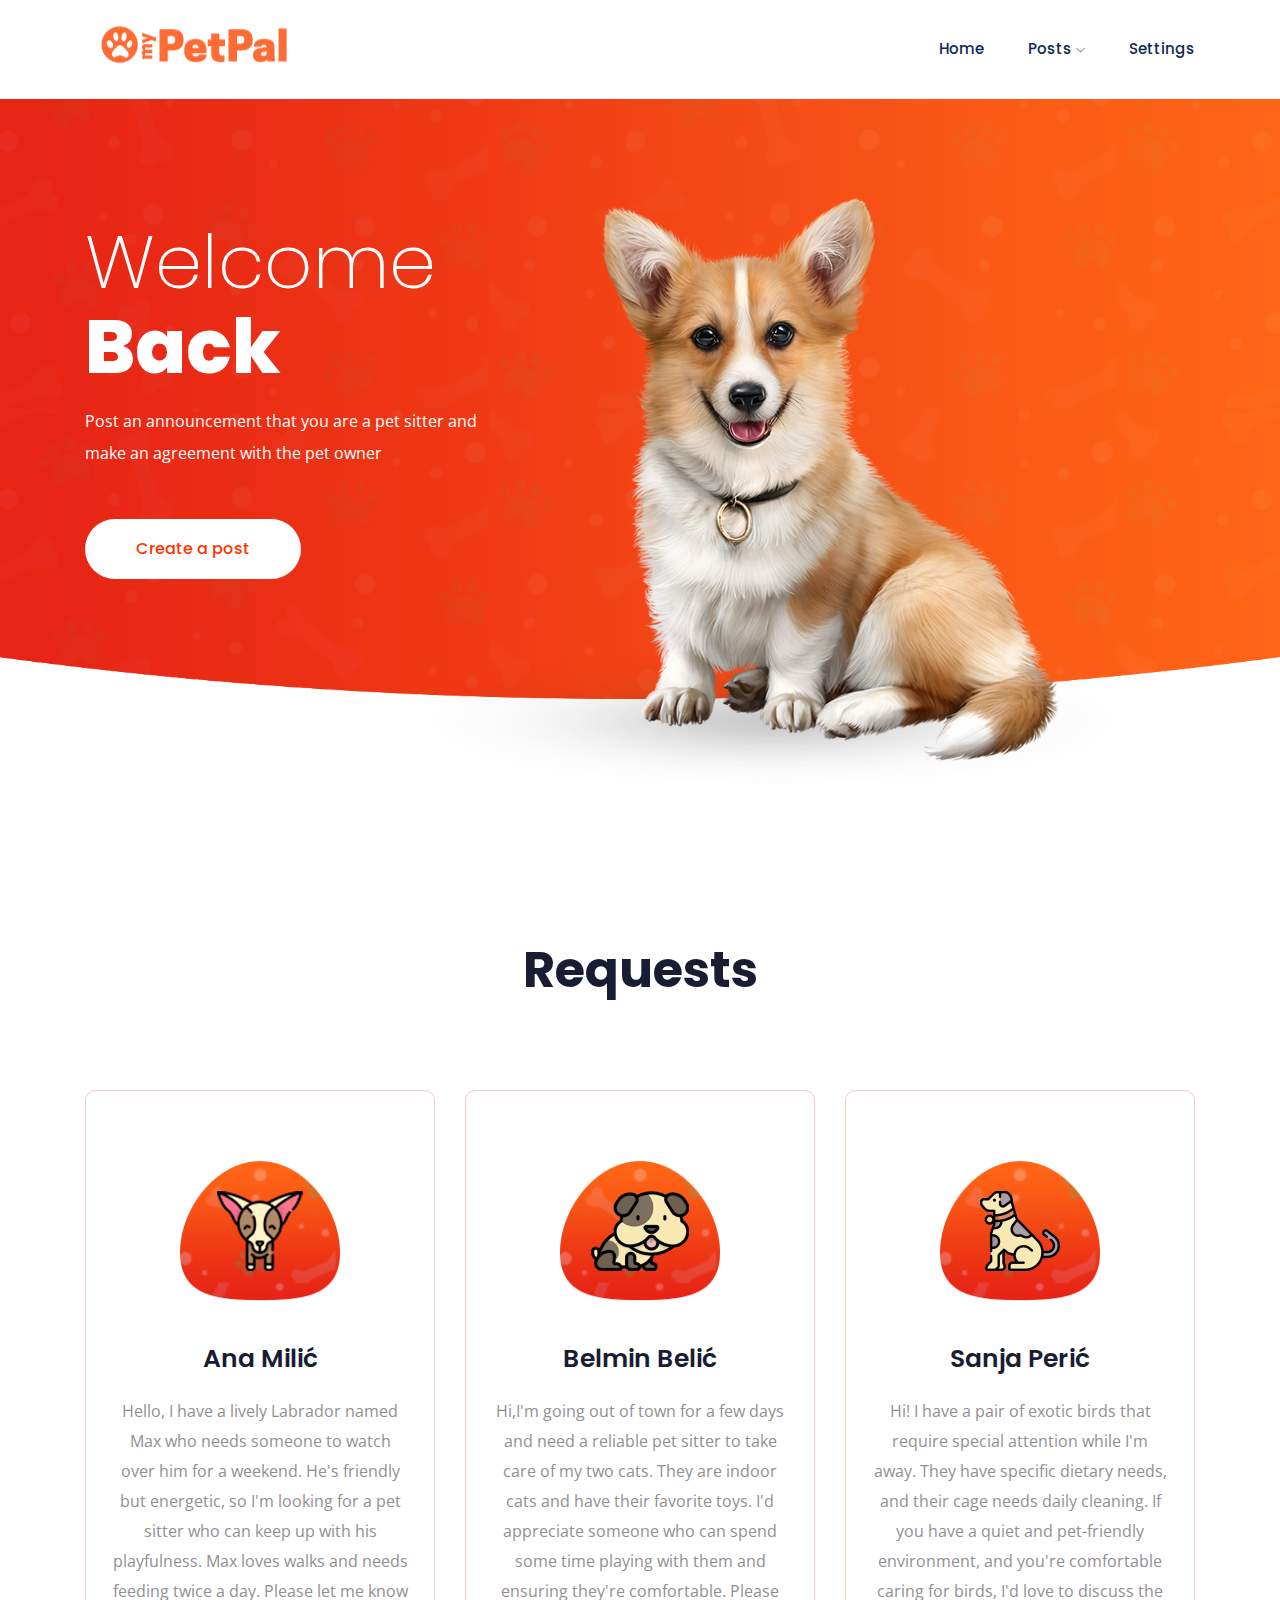
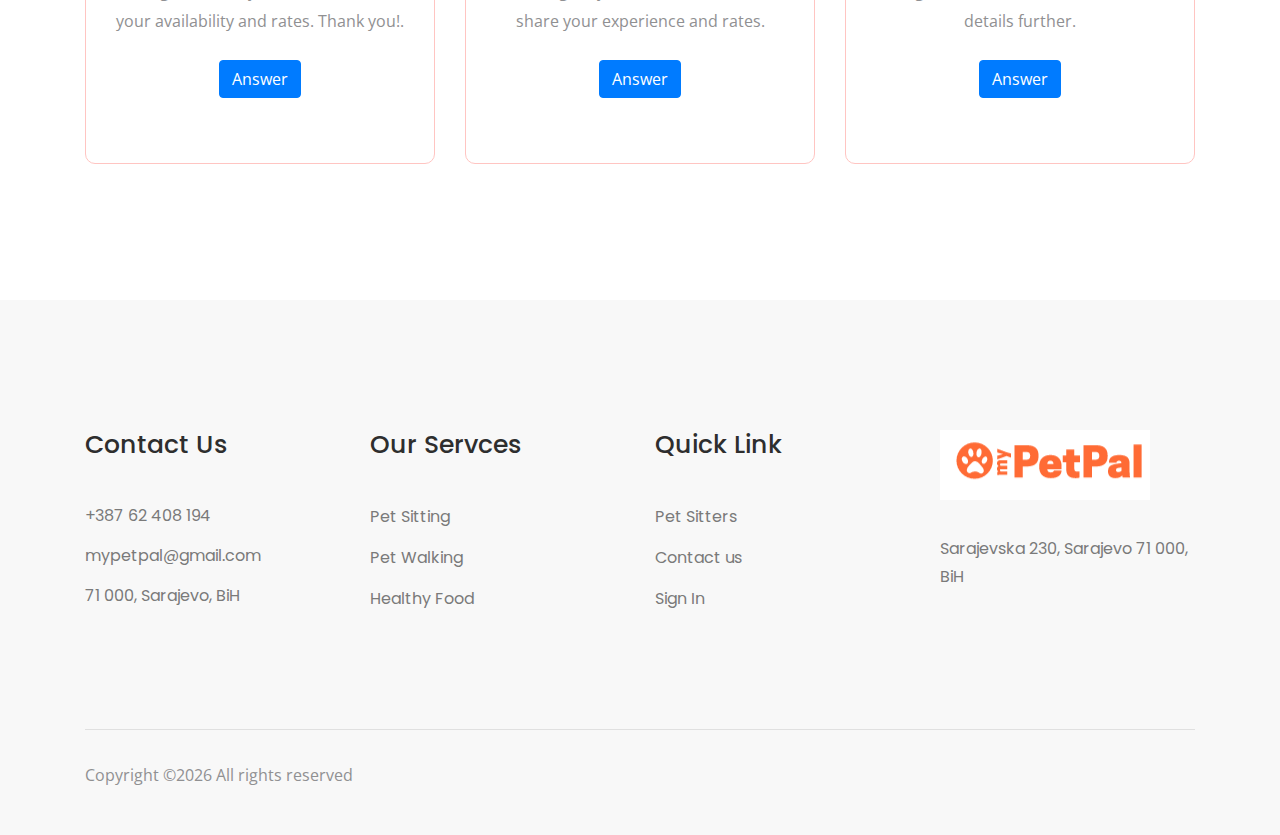
<file: anipat-master/homepage.html>
<!doctype html>
<html class="no-js" lang="zxx">

<head>
    <meta charset="utf-8">
    <meta http-equiv="x-ua-compatible" content="ie=edge">
    <title>Animal</title>
    <meta name="description" content="">
    <meta name="viewport" content="width=device-width, initial-scale=1">

    <!-- <link rel="manifest" href="site.webmanifest"> -->
    <link rel="shortcut icon" type="image/x-icon" href="img/favicon.png">
    <!-- Place favicon.ico in the root directory -->

    <!-- CSS here -->
    <link rel="stylesheet" href="css/bootstrap.min.css">
    <link rel="stylesheet" href="css/owl.carousel.min.css">
    <link rel="stylesheet" href="css/magnific-popup.css">
    <link rel="stylesheet" href="css/font-awesome.min.css">
    <link rel="stylesheet" href="css/themify-icons.css">
    <link rel="stylesheet" href="css/nice-select.css">
    <link rel="stylesheet" href="css/flaticon.css">
    <link rel="stylesheet" href="css/gijgo.css">
    <link rel="stylesheet" href="css/animate.css">
    <link rel="stylesheet" href="css/slicknav.css">
    <link rel="stylesheet" href="css/style.css">
    <!-- <link rel="stylesheet" href="css/responsive.css"> -->
</head>

<body>
    <!--[if lte IE 9]>
            <p class="browserupgrade">You are using an <strong>outdated</strong> browser. Please <a href="https://browsehappy.com/">upgrade your browser</a> to improve your experience and security.</p>
        <![endif]-->

    <header>
        <div class="header-area ">
                <div class="container">
                    <div class="row">
                        <div class="col-lg-6 col-md-8">
                            <div class="short_contact_list">
                                
                            </div>
                        </div>
                       
                </div>
            </div>
            <div id="sticky-header" class="main-header-area">
                <div class="container">
                    <div class="row align-items-center">
                        <div class="col-xl-3 col-lg-3">
                            <div class="logo">
                                <a href="homepage.html">
                                    <img src="img/logo1.png" alt="">
                                </a>
                            </div>
                        </div>
                        <div class="col-xl-9 col-lg-9">
                            <div class="main-menu  d-none d-lg-block">
                                <nav>
                                    <ul id="navigation">
                                        <li><a  href="homepage.html">home</a></li>
                                        <li><a href="#">Posts <i class="ti-angle-down"></i></a>
                                            <ul class="submenu">
                                                <li><a href="myposts.html">My posts</a></li>
                                                <li><a href="createpost.html">Create a post</a></li>
                                                <li><a href="requests.html">Requests</a></li>
                                            </ul>
                                        </li>
                                        
                                        <li><a href="settings.html">Settings</a></li>


                                    </ul>
                                </nav>
                            </div>
                        </div>
                        <div class="col-12">
                            <div class="mobile_menu d-block d-lg-none"></div>
                        </div>
                    </div>
                </div>
            </div>
        </div>
    </header>

    <!-- slider_area_start -->
    <div class="slider_area">
        <div class="single_slider slider_bg_1 d-flex align-items-center">
            <div class="container">
                <div class="row">
                    <div class="col-lg-5 col-md-6">
                        <div class="slider_text">
                            <h3>Welcome <br> <span>Back</span></h3>
                            <p>Post an announcement that you are a pet sitter and<br>make an agreement with the pet owner</p>
                            <a href="createpost.html" class="boxed-btn4">Create a post</a>
                        </div>
                    </div>
                </div>
            </div>
            <div class="dog_thumb d-none d-lg-block">
                <img src="img/banner/dog.png" alt="">
            </div>
        </div>
    </div>
    <!-- slider_area_end -->

    <!-- service_area_start  -->
    <div class="service_area">
        <div class="container">
            <div class="row justify-content-center ">
                <div class="col-lg-7 col-md-10">
                    <div class="section_title text-center mb-95">
                        <h3>Requests</h3>
                    </div>
                </div>
            </div>
            <div class="row justify-content-center">
                <div class="col-lg-4 col-md-6">
                    <div class="single_service">
                         <div class="service_thumb service_icon_bg_1 d-flex align-items-center justify-content-center">
                             <div class="service_icon">
                                 <img src="img/service/service_icon_1.png" alt="">
                             </div>
                         </div>
                         <div class="service_content text-center">
                            <h3>Ana Milić</h3>
                            <p>Hello, I have a lively Labrador named Max who needs someone to watch over him for a weekend. 
                                He's friendly but energetic, so I'm looking for a pet sitter who can keep up with his playfulness. Max loves walks and needs feeding twice a day. Please let me know your availability and rates. Thank you!.</p><br>
                                <div class="service_actions">
                                    <a href="#" class="btn btn-primary">Answer</a>
                                </div>
                                
                         </div>
                    </div>
                </div>
                <div class="col-lg-4 col-md-6">
                    <div class="single_service active">
                         <div class="service_thumb service_icon_bg_1 d-flex align-items-center justify-content-center">
                             <div class="service_icon">
                                 <img src="img/service/service_icon_2.png" alt="">
                             </div>
                         </div>
                         <div class="service_content text-center">
                            <h3>Belmin Belić</h3>
                            <p>Hi,I'm going out of town for a few days and need a reliable pet sitter to take care of my two cats. They are indoor cats and have their favorite toys. 
                                I'd appreciate someone who can spend some time playing with them and ensuring they're comfortable. Please share your experience and rates.</p><br>
                                <div class="service_actions">
                                    <a href="#" class="btn btn-primary">Answer</a>
                                </div>
                                
                         </div>
                    </div>
                </div>
                <div class="col-lg-4 col-md-6">
                    <div class="single_service">
                         <div class="service_thumb service_icon_bg_1 d-flex align-items-center justify-content-center">
                             <div class="service_icon">
                                 <img src="img/service/service_icon_3.png" alt="">
                             </div>
                         </div>
                         <div class="service_content text-center">
                            <h3>Sanja Perić</h3>
                            <p>Hi! I have a pair of exotic birds that require special attention while I'm away. They have specific dietary needs, and their cage needs daily cleaning.
                                 If you have a quiet and pet-friendly environment, and you're comfortable caring for birds, I'd love to discuss the details further.</p><br>
                                 <div class="service_actions">
                                    <a href="#" class="btn btn-primary">Answer</a>
                                </div>
                                
                         </div>
                    </div>
                </div>
            </div>
        </div>
    </div>
    <!-- service_area_end -->

    

    <!-- footer_start  -->
    <footer class="footer">
        <div class="footer_top">
            <div class="container">
                <div class="row">
                    <div class="col-xl-3 col-md-6 col-lg-3">
                        <div class="footer_widget">
                            <h3 class="footer_title">
                                Contact Us
                            </h3>
                            <ul class="address_line">
                                <li>+387 62 408 194</li>
                                <li><a href="#">mypetpal@gmail.com</a></li>
                                <li>71 000, Sarajevo, BiH</li>
                            </ul>
                        </div>
                    </div>
                    <div class="col-xl-3  col-md-6 col-lg-3">
                        <div class="footer_widget">
                            <h3 class="footer_title">
                                Our Servces
                            </h3>
                            <ul class="links">
                                <li><a href="#">Pet Sitting</a></li>
                                <li><a href="#">Pet Walking </a></li>
                                <li><a href="#">Healthy Food</a></li>
                            </ul>
                        </div>
                    </div>
                    <div class="col-xl-3  col-md-6 col-lg-3">
                        <div class="footer_widget">
                            <h3 class="footer_title">
                                Quick Link
                            </h3>
                            <ul class="links">
                                <li><a href="sitters.html">Pet Sitters</a></li>
                                <li><a href="contact.html">Contact us</a></li>
                                <li><a href="signin.html">Sign In</a></li>
                              
                            </ul>
                        </div>
                    </div>
                    <div class="col-xl-3 col-md-6 col-lg-3 ">
                        <div class="footer_widget">
                            <div class="footer_logo">
                                <a href="#">
                                    <img src="img/logo1.png" alt="">
                                </a>
                            </div>
                            <p class="address_text">Sarajevska 230, Sarajevo 
                                71 000, BiH
                            </p>
                        </div>
                    </div>
                </div>
            </div>
        </div>
        <div class="copy-right_text">
            <div class="container">
                <div class="bordered_1px"></div>
                <div class="row">
                    <div class="col-xl-12">
                        <p class="copy_right text-center">
                            <p><!-- Link back to Colorlib can't be removed. Template is licensed under CC BY 3.0. -->
  Copyright &copy;<script>document.write(new Date().getFullYear());</script> All rights reserved
  <!-- Link back to Colorlib can't be removed. Template is licensed under CC BY 3.0. --></p>
                        </p>
                    </div>
                </div>
            </div>
        </div>
    </footer>
    <!-- footer_end  -->


    <!-- JS here -->
    <script src="js/vendor/modernizr-3.5.0.min.js"></script>
    <script src="js/vendor/jquery-1.12.4.min.js"></script>
    <script src="js/popper.min.js"></script>
    <script src="js/bootstrap.min.js"></script>
    <script src="js/owl.carousel.min.js"></script>
    <script src="js/isotope.pkgd.min.js"></script>
    <script src="js/ajax-form.js"></script>
    <script src="js/waypoints.min.js"></script>
    <script src="js/jquery.counterup.min.js"></script>
    <script src="js/imagesloaded.pkgd.min.js"></script>
    <script src="js/scrollIt.js"></script>
    <script src="js/jquery.scrollUp.min.js"></script>
    <script src="js/wow.min.js"></script>
    <script src="js/nice-select.min.js"></script>
    <script src="js/jquery.slicknav.min.js"></script>
    <script src="js/jquery.magnific-popup.min.js"></script>
    <script src="js/plugins.js"></script>
    <script src="js/gijgo.min.js"></script>

    <!--contact js-->
    <script src="js/contact.js"></script>
    <script src="js/jquery.ajaxchimp.min.js"></script>
    <script src="js/jquery.form.js"></script>
    <script src="js/jquery.validate.min.js"></script>
    <script src="js/mail-script.js"></script>

    <script src="js/main.js"></script>
    <script>
        $('#datepicker').datepicker({
            iconsLibrary: 'fontawesome',
            disableDaysOfWeek: [0, 0],
        //     icons: {
        //      rightIcon: '<span class="fa fa-caret-down"></span>'
        //  }
        });
        $('#datepicker2').datepicker({
            iconsLibrary: 'fontawesome',
            icons: {
             rightIcon: '<span class="fa fa-caret-down"></span>'
         }

        });
        var timepicker = $('#timepicker').timepicker({
         format: 'HH.MM'
     });
    </script>
</body>

</html>
</file>
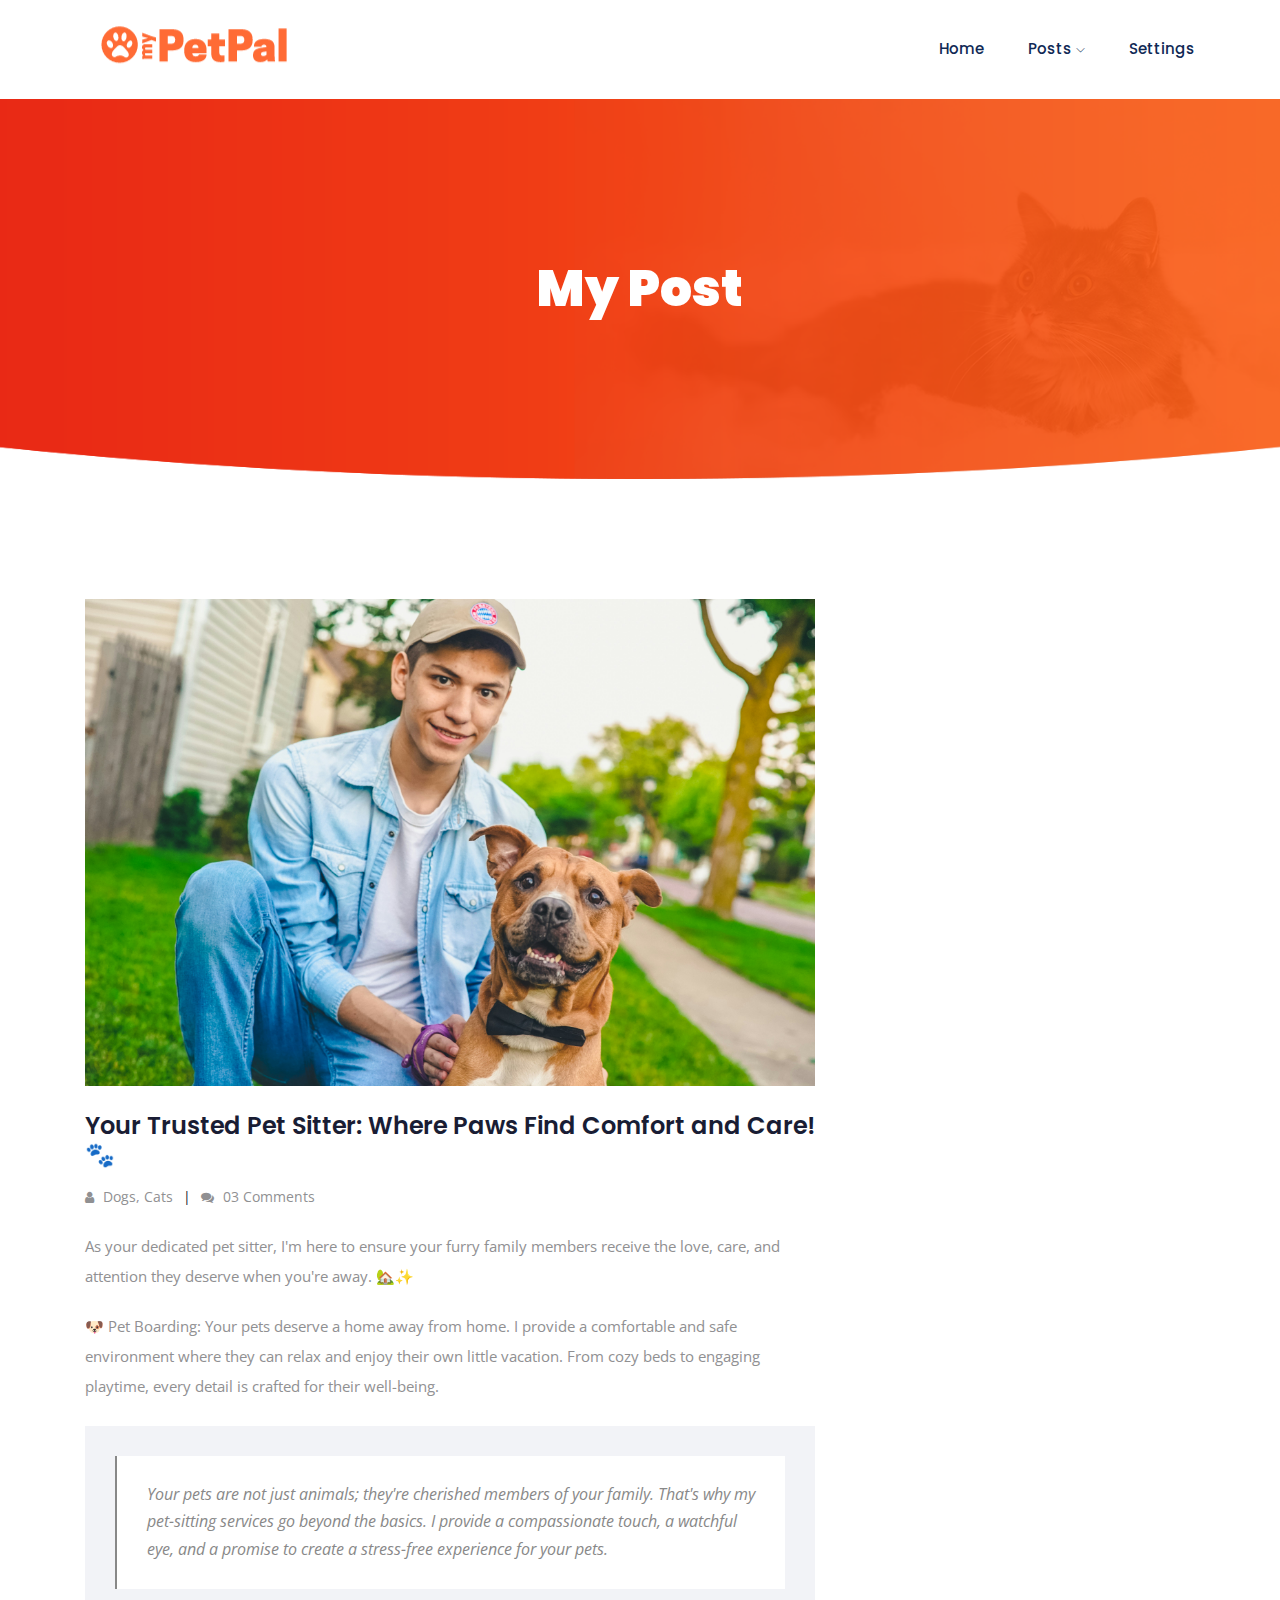
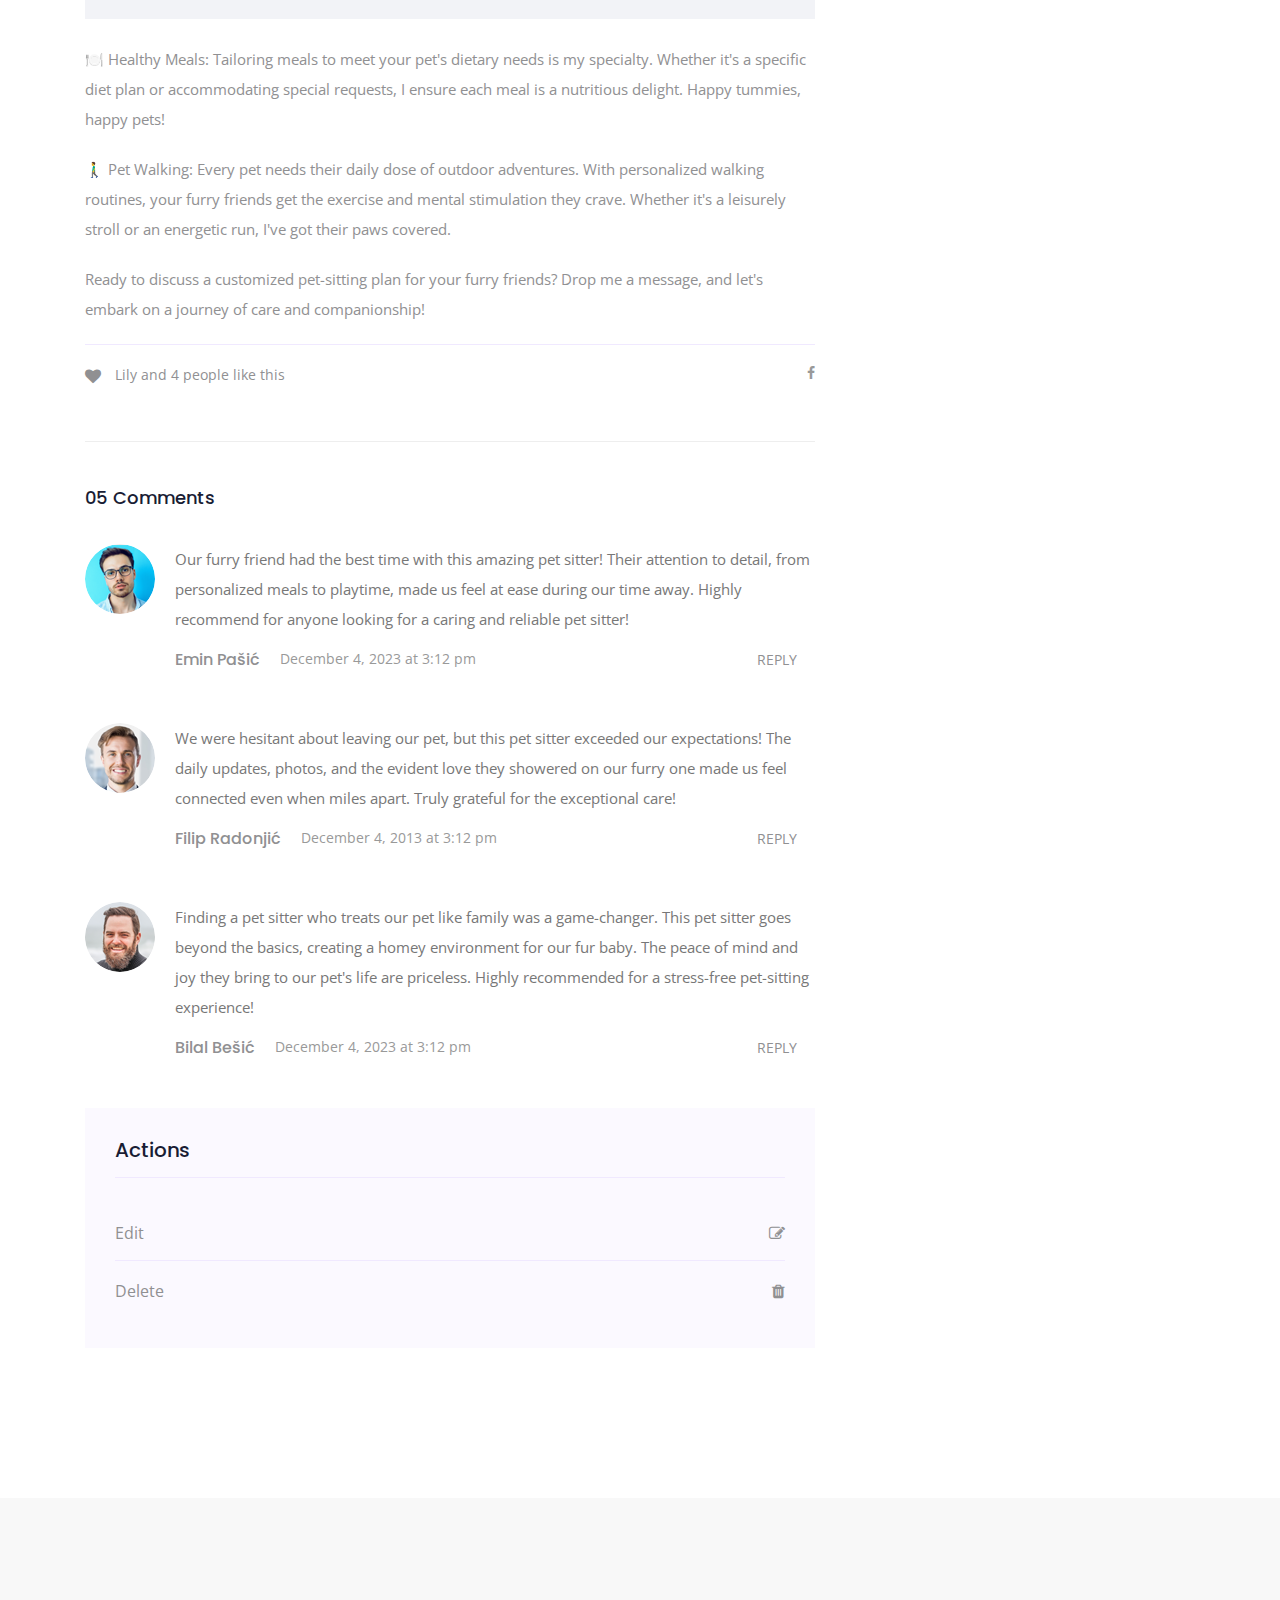
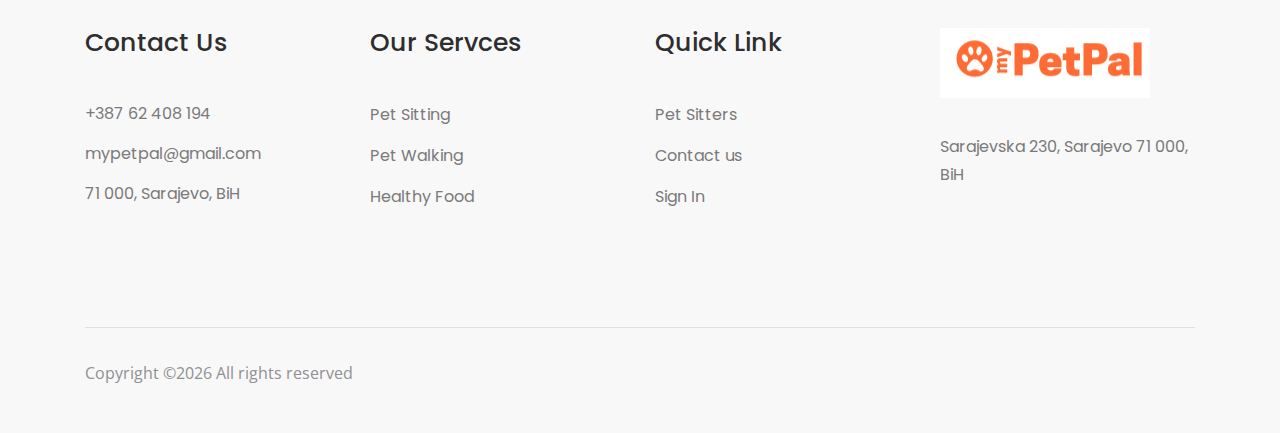
<file: anipat-master/myposts.html>
<!doctype html>
<html class="no-js" lang="zxx">

<head>
   <meta charset="utf-8">
   <meta http-equiv="x-ua-compatible" content="ie=edge">
   <title>Sitter</title>
   <meta name="description" content="">
   <meta name="viewport" content="width=device-width, initial-scale=1">

   <!-- <link rel="manifest" href="site.webmanifest"> -->
   <link rel="shortcut icon" type="image/x-icon" href="img/favicon.png">
   <!-- Place favicon.ico in the root directory -->

   <!-- CSS here -->
   <link rel="stylesheet" href="css/bootstrap.min.css">
   <link rel="stylesheet" href="css/owl.carousel.min.css">
   <link rel="stylesheet" href="css/magnific-popup.css">
   <link rel="stylesheet" href="css/font-awesome.min.css">
   <link rel="stylesheet" href="css/themify-icons.css">
   <link rel="stylesheet" href="css/nice-select.css">
   <link rel="stylesheet" href="css/flaticon.css">
   <link rel="stylesheet" href="css/gijgo.css">
   <link rel="stylesheet" href="css/animate.css">
   <link rel="stylesheet" href="css/slicknav.css">
   <link rel="stylesheet" href="css/style.css">
   <!-- <link rel="stylesheet" href="css/responsive.css"> -->
</head>

<body>
   <!--[if lte IE 9]>
            <p class="browserupgrade">You are using an <strong>outdated</strong> browser. Please <a href="https://browsehappy.com/">upgrade your browser</a> to improve your experience and security.</p>
        <![endif]-->

    <!-- header_start  -->
    <header>
        <div class="header-area ">
                <div class="container">
                    <div class="row">
                        <div class="col-lg-6 col-md-8">
                            <div class="short_contact_list">
                                
                            </div>
                        </div>
                       
                </div>
            </div>
            <div id="sticky-header" class="main-header-area">
                <div class="container">
                    <div class="row align-items-center">
                        <div class="col-xl-3 col-lg-3">
                            <div class="logo">
                                <a href="homepage.html">
                                    <img src="img/logo1.png" alt="">
                                </a>
                            </div>
                        </div>
                        <div class="col-xl-9 col-lg-9">
                            <div class="main-menu  d-none d-lg-block">
                                <nav>
                                    <ul id="navigation">
                                        <li><a  href="homepage.html">home</a></li>
                                        <li><a href="#">Posts <i class="ti-angle-down"></i></a>
                                            <ul class="submenu">
                                                <li><a href="myposts.html">My posts</a></li>
                                                <li><a href="createpost.html">Create a post</a></li>
                                                <li><a href="requests.html">Requests</a></li>
                                            </ul>
                                        </li>
                                        
                                        <li><a href="settings.html">Settings</a></li>


                                    </ul>
                                </nav>
                            </div>
                        </div>
                        <div class="col-12">
                            <div class="mobile_menu d-block d-lg-none"></div>
                        </div>
                    </div>
                </div>
            </div>
        </div>
    </header>
  <!-- header_start  -->

  <!-- bradcam_area_start -->
  <div class="bradcam_area breadcam_bg">
      <div class="container">
          <div class="row">
              <div class="col-lg-12">
                  <div class="bradcam_text text-center">
                      <h3>My Post</h3>
                  </div>
              </div>
          </div>
      </div>
  </div>
  <!-- bradcam_area_end -->

   <!--================Blog Area =================-->
   <section class="blog_area single-post-area section-padding">
      <div class="container">
         <div class="row">
            <div class="col-lg-8 posts-list">
               <div class="single-post">
                  <div class="feature-img">
                     <img class="img-fluid" src="img/blog/p3.jpg" alt="">
                  </div>
                  <div class="blog_details">
                     <h2>Your Trusted Pet Sitter: Where Paws Find Comfort and Care! 🐾
                     </h2>
                     <ul class="blog-info-link mt-3 mb-4">
                        <li><a href="#"><i class="fa fa-user"></i> Dogs, Cats</a></li>
                        <li><a href="#"><i class="fa fa-comments"></i> 03 Comments</a></li>
                     </ul>
                     <p class="excert">
                        As your dedicated pet sitter, I'm here to ensure your furry family members receive the love, 
                        care, and attention they deserve when you're away. 🏡✨
                     </p>
                     <p>
                        🐶 Pet Boarding: Your pets deserve a home away from home. 
                        I provide a comfortable and safe environment where they can relax and enjoy their own little vacation. From cozy beds to engaging playtime, every detail is crafted for their well-being.
                     </p>
                     <div class="quote-wrapper">
                        <div class="quotes">
                           Your pets are not just animals; they're cherished members of your family. That's why my pet-sitting services go beyond the basics. 
                           I provide a compassionate touch, a watchful eye, and a promise to create a stress-free experience for your pets.
                        </div>
                     </div>
                     <p>
                        🍽️ Healthy Meals: Tailoring meals to meet your pet's dietary needs is my specialty. Whether it's a specific diet plan or accommodating special requests,
                            I ensure each meal is a nutritious delight. Happy tummies, happy pets!
                     </p>
                     <p>
                        🚶‍♂️ Pet Walking: Every pet needs their daily dose of outdoor adventures. With personalized walking routines,
                         your furry friends get the exercise and mental stimulation they crave. Whether it's a leisurely stroll or an energetic run, I've got their paws covered.
                     </p>
                     <p>
                        Ready to discuss a customized pet-sitting plan for your furry friends? Drop me a message, and let's embark on a journey of care and companionship!
                     </p>
                  </div>
               </div>
               <div class="navigation-top">
                  <div class="d-sm-flex justify-content-between text-center">
                     <p class="like-info"><span class="align-middle"><i class="fa fa-heart"></i></span> Lily and 4
                        people like this</p>
                     <div class="col-sm-4 text-center my-2 my-sm-0">
                        <!-- <p class="comment-count"><span class="align-middle"><i class="fa fa-comment"></i></span> 06 Comments</p> -->
                     </div>
                     <ul class="social-icons">
                        <li><a href="#"><i class="fa fa-facebook-f"></i></a></li>
                     </ul>
                  </div>
                  
               </div>
             
               <div class="comments-area">
                  <h4>05 Comments</h4>
                  <div class="comment-list">
                     <div class="single-comment justify-content-between d-flex">
                        <div class="user justify-content-between d-flex">
                           <div class="thumb">
                              <img src="img/comment/comment_1.png" alt="">
                           </div>
                           <div class="desc">
                              <p class="comment">
                                 Our furry friend had the best time with this amazing pet sitter! Their attention to detail,
                                  from personalized meals to playtime, made us feel at ease during our time away. Highly recommend for anyone looking for a caring and reliable pet sitter! 
                              </p>
                              <div class="d-flex justify-content-between">
                                 <div class="d-flex align-items-center">
                                    <h5>
                                       <a href="#">Emin Pašić</a>
                                    </h5>
                                    <p class="date">December 4, 2023 at 3:12 pm </p>
                                 </div>
                                 <div class="reply-btn">
                                    <a href="#" class="btn-reply text-uppercase">reply</a>
                                 </div>
                              </div>
                           </div>
                        </div>
                     </div>
                  </div>
                  <div class="comment-list">
                     <div class="single-comment justify-content-between d-flex">
                        <div class="user justify-content-between d-flex">
                           <div class="thumb">
                              <img src="img/comment/comment_2.png" alt="">
                           </div>
                           <div class="desc">
                              <p class="comment">
                                 We were hesitant about leaving our pet, but this pet sitter exceeded our expectations!
                                  The daily updates, photos, and the evident love they showered on our furry one made us feel connected even when miles apart. Truly grateful for the exceptional care!
                              </p>
                              <div class="d-flex justify-content-between">
                                 <div class="d-flex align-items-center">
                                    <h5>
                                       <a href="#">Filip Radonjić</a>
                                    </h5>
                                    <p class="date">December 4, 2013 at 3:12 pm </p>
                                 </div>
                                 <div class="reply-btn">
                                    <a href="#" class="btn-reply text-uppercase">reply</a>
                                 </div>
                              </div>
                           </div>
                        </div>
                     </div>
                  </div>
                  <div class="comment-list">
                     <div class="single-comment justify-content-between d-flex">
                        <div class="user justify-content-between d-flex">
                           <div class="thumb">
                              <img src="img/comment/comment_3.png" alt="">
                           </div>
                           <div class="desc">
                              <p class="comment">
                                 Finding a pet sitter who treats our pet like family was a game-changer. 
                                 This pet sitter goes beyond the basics, creating a homey environment for our fur baby. The peace of mind and joy they bring to our pet's life are priceless. Highly recommended for a stress-free pet-sitting experience! 
                              </p>
                              <div class="d-flex justify-content-between">
                                 <div class="d-flex align-items-center">
                                    <h5>
                                       <a href="#">Bilal Bešić</a>
                                    </h5>
                                    <p class="date">December 4, 2023 at 3:12 pm </p>
                                 </div>
                                 <div class="reply-btn">
                                    <a href="#" class="btn-reply text-uppercase">reply</a>
                                 </div>
                              </div>
                           </div>
                        </div>
                     </div>
                  </div>
               </div>
               <div class="blog_right_sidebar">
                <aside class="single_sidebar_widget post_category_widget">
                   <h4 class="widget_title">Actions</h4>
                   <ul class="list cat-list">
                      <li>
                         <a href="#" class="d-flex justify-content-between align-items-center">
                            <p>Edit</p>
                            <p><i class="fa fa-edit"></i></p>
                         </a>
                      </li>
                      <li>
                         <a href="#" class="d-flex justify-content-between align-items-center">
                            <p>Delete</p>
                            <p><i class="fa fa-trash"></i></p>
                         </a>
                      </li>
                   </ul>
                </aside>
             </div>
          
            </div>
            <div class="col-lg-4">
               
            </div>
         </div>
      </div>
   </section>
   <!--================ Blog Area end =================-->

    <!-- footer_start  -->
    <footer class="footer">
      <div class="footer_top">
          <div class="container">
              <div class="row">
                  <div class="col-xl-3 col-md-6 col-lg-3">
                      <div class="footer_widget">
                          <h3 class="footer_title">
                              Contact Us
                          </h3>
                          <ul class="address_line">
                              <li>+387 62 408 194</li>
                              <li><a href="#">mypetpal@gmail.com</a></li>
                              <li>71 000, Sarajevo, BiH</li>
                          </ul>
                      </div>
                  </div>
                  <div class="col-xl-3  col-md-6 col-lg-3">
                      <div class="footer_widget">
                          <h3 class="footer_title">
                              Our Servces
                          </h3>
                          <ul class="links">
                              <li><a href="#">Pet Sitting</a></li>
                              <li><a href="#">Pet Walking </a></li>
                              <li><a href="#">Healthy Food</a></li>
                          </ul>
                      </div>
                  </div>
                  <div class="col-xl-3  col-md-6 col-lg-3">
                      <div class="footer_widget">
                          <h3 class="footer_title">
                              Quick Link
                          </h3>
                          <ul class="links">
                              <li><a href="sitters.html">Pet Sitters</a></li>
                              <li><a href="contact.html">Contact us</a></li>
                              <li><a href="signin.html">Sign In</a></li>
                            
                          </ul>
                      </div>
                  </div>
                  <div class="col-xl-3 col-md-6 col-lg-3 ">
                      <div class="footer_widget">
                          <div class="footer_logo">
                              <a href="#">
                                  <img src="img/logo1.png" alt="">
                              </a>
                          </div>
                          <p class="address_text">Sarajevska 230, Sarajevo 
                              71 000, BiH
                          </p>
                      </div>
                  </div>
              </div>
          </div>
      </div>
      <div class="copy-right_text">
          <div class="container">
              <div class="bordered_1px"></div>
              <div class="row">
                  <div class="col-xl-12">
                      <p class="copy_right text-center">
                          <p><!-- Link back to Colorlib can't be removed. Template is licensed under CC BY 3.0. -->
Copyright &copy;<script>document.write(new Date().getFullYear());</script> All rights reserved
<!-- Link back to Colorlib can't be removed. Template is licensed under CC BY 3.0. --></p>
                      </p>
                  </div>
              </div>
          </div>
      </div>
  </footer>
  <!-- footer_end  -->


   <!-- JS here -->
   <script src="js/vendor/modernizr-3.5.0.min.js"></script>
   <script src="js/vendor/jquery-1.12.4.min.js"></script>
   <script src="js/popper.min.js"></script>
   <script src="js/bootstrap.min.js"></script>
   <script src="js/owl.carousel.min.js"></script>
   <script src="js/isotope.pkgd.min.js"></script>
   <script src="js/ajax-form.js"></script>
   <script src="js/waypoints.min.js"></script>
   <script src="js/jquery.counterup.min.js"></script>
   <script src="js/imagesloaded.pkgd.min.js"></script>
   <script src="js/scrollIt.js"></script>
   <script src="js/jquery.scrollUp.min.js"></script>
   <script src="js/wow.min.js"></script>
   <script src="js/nice-select.min.js"></script>
   <script src="js/jquery.slicknav.min.js"></script>
   <script src="js/jquery.magnific-popup.min.js"></script>
   <script src="js/plugins.js"></script>
   <script src="js/gijgo.min.js"></script>

   <!--contact js-->
   <script src="js/contact.js"></script>
   <script src="js/jquery.ajaxchimp.min.js"></script>
   <script src="js/jquery.form.js"></script>
   <script src="js/jquery.validate.min.js"></script>
   <script src="js/mail-script.js"></script>

   <script src="js/main.js"></script>
   <script>
        $('#datepicker').datepicker({
            iconsLibrary: 'fontawesome',
            disableDaysOfWeek: [0, 0],
        //     icons: {
        //      rightIcon: '<span class="fa fa-caret-down"></span>'
        //  }
        });
        $('#datepicker2').datepicker({
            iconsLibrary: 'fontawesome',
            icons: {
             rightIcon: '<span class="fa fa-caret-down"></span>'
         }

        });
        var timepicker = $('#timepicker').timepicker({
         format: 'HH.MM'
     });
   </script>
</body>

</html>
</file>
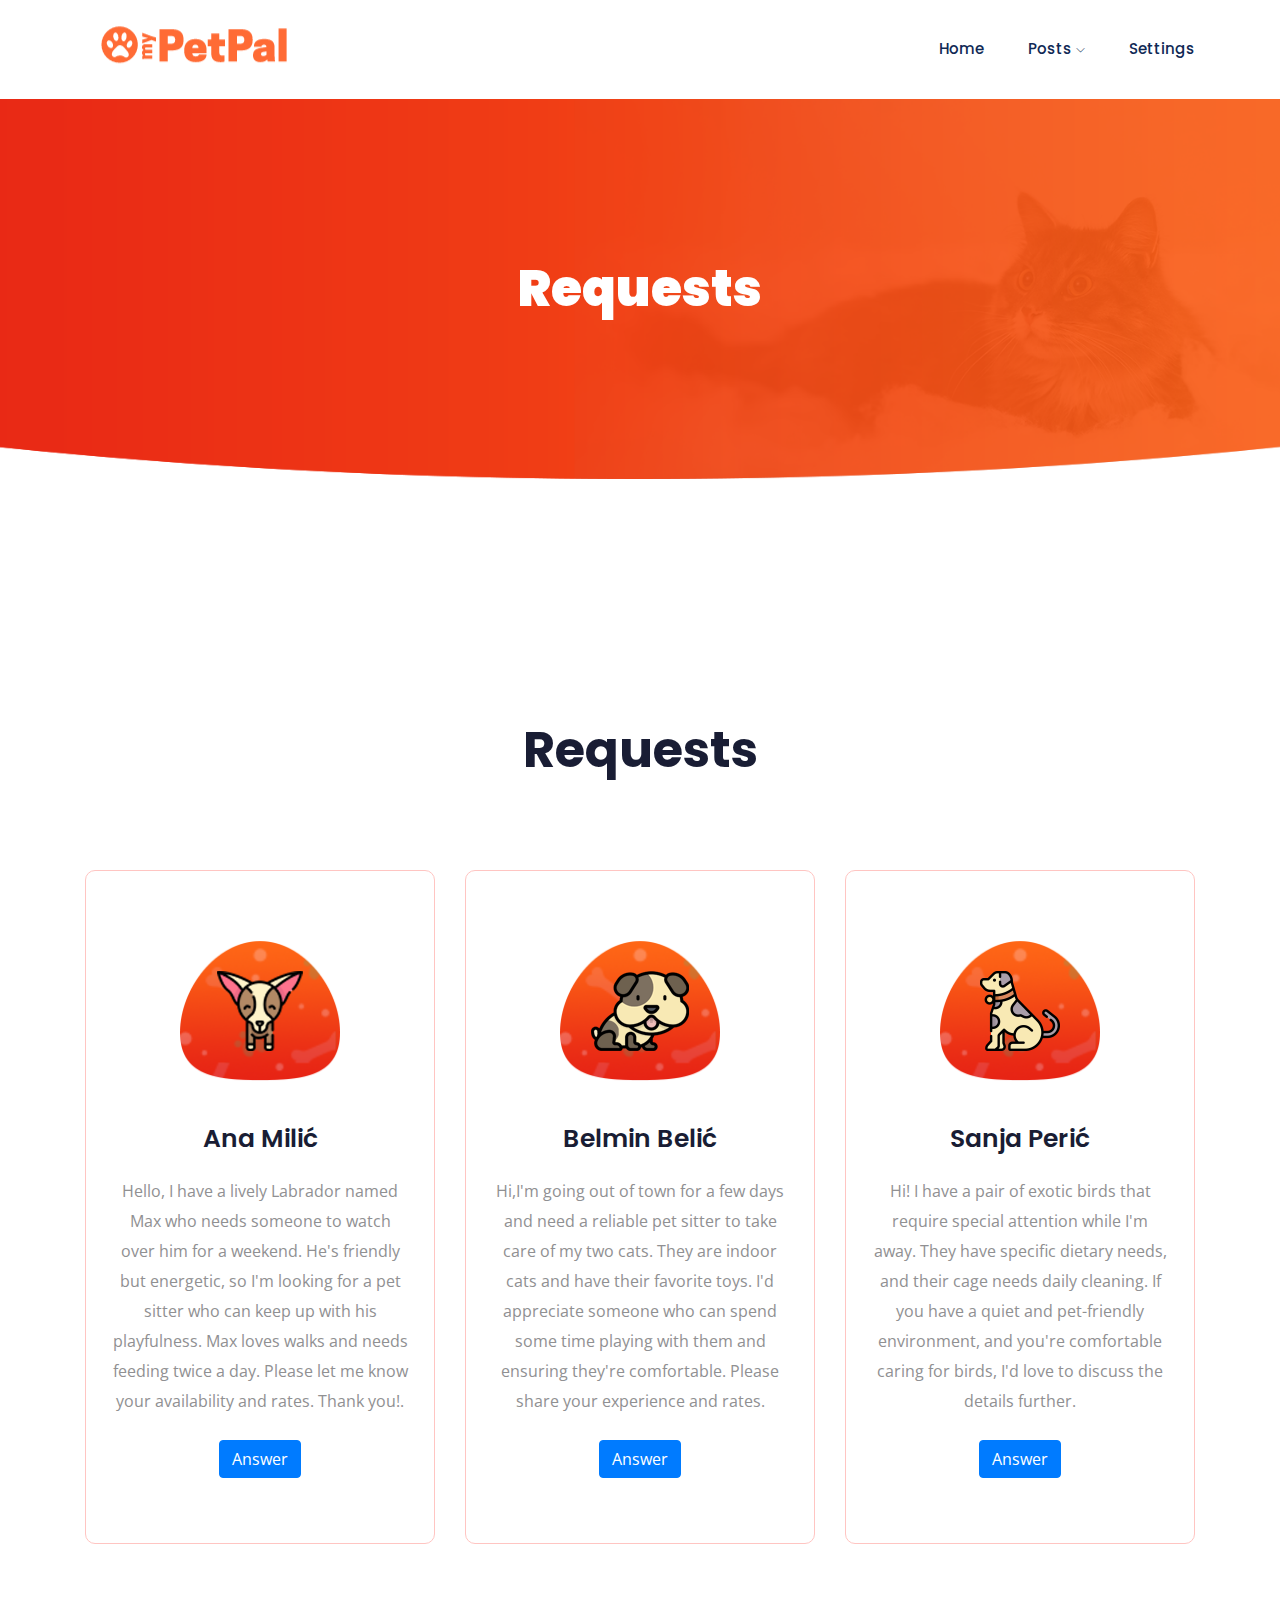
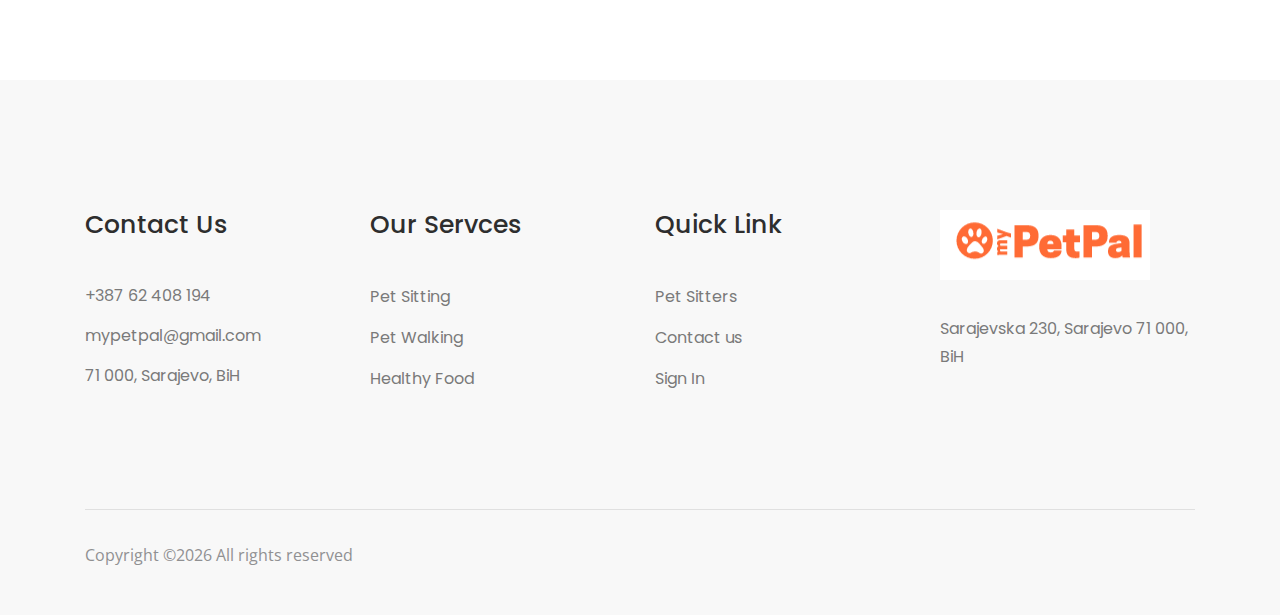
<file: anipat-master/requests.html>
<!doctype html>
<html class="no-js" lang="zxx">

<head>
    <meta charset="utf-8">
    <meta http-equiv="x-ua-compatible" content="ie=edge">
    <title>Animal</title>
    <meta name="description" content="">
    <meta name="viewport" content="width=device-width, initial-scale=1">

    <!-- <link rel="manifest" href="site.webmanifest"> -->
    <link rel="shortcut icon" type="image/x-icon" href="img/favicon.png">
    <!-- Place favicon.ico in the root directory -->

    <!-- CSS here -->
    <link rel="stylesheet" href="css/bootstrap.min.css">
    <link rel="stylesheet" href="css/owl.carousel.min.css">
    <link rel="stylesheet" href="css/magnific-popup.css">
    <link rel="stylesheet" href="css/font-awesome.min.css">
    <link rel="stylesheet" href="css/themify-icons.css">
    <link rel="stylesheet" href="css/nice-select.css">
    <link rel="stylesheet" href="css/flaticon.css">
    <link rel="stylesheet" href="css/gijgo.css">
    <link rel="stylesheet" href="css/animate.css">
    <link rel="stylesheet" href="css/slicknav.css">
    <link rel="stylesheet" href="css/style.css">
    <!-- <link rel="stylesheet" href="css/responsive.css"> -->
</head>

<body>
    <!--[if lte IE 9]>
            <p class="browserupgrade">You are using an <strong>outdated</strong> browser. Please <a href="https://browsehappy.com/">upgrade your browser</a> to improve your experience and security.</p>
        <![endif]-->

        <header>
            <div class="header-area ">
                    <div class="container">
                        <div class="row">
                            <div class="col-lg-6 col-md-8">
                                <div class="short_contact_list">
                                    
                                </div>
                            </div>
                           
                    </div>
                </div>
                <div id="sticky-header" class="main-header-area">
                    <div class="container">
                        <div class="row align-items-center">
                            <div class="col-xl-3 col-lg-3">
                                <div class="logo">
                                    <a href="homepage.html">
                                        <img src="img/logo1.png" alt="">
                                    </a>
                                </div>
                            </div>
                            <div class="col-xl-9 col-lg-9">
                                <div class="main-menu  d-none d-lg-block">
                                    <nav>
                                        <ul id="navigation">
                                            <li><a  href="homepage.html">home</a></li>
                                            <li><a href="#">Posts <i class="ti-angle-down"></i></a>
                                                <ul class="submenu">
                                                    <li><a href="myposts.html">My posts</a></li>
                                                    <li><a href="createpost.html">Create a post</a></li>
                                                    <li><a href="requests.html">Requests</a></li>
                                                </ul>
                                            </li>
                                            
                                            <li><a href="settings.html">Settings</a></li>
    
    
                                        </ul>
                                    </nav>
                                </div>
                            </div>
                            <div class="col-12">
                                <div class="mobile_menu d-block d-lg-none"></div>
                            </div>
                        </div>
                    </div>
                </div>
            </div>
        </header>

    <!-- slider_area_start -->
    <div class="bradcam_area breadcam_bg">
        <div class="container">
            <div class="row">
                <div class="col-lg-12">
                    <div class="bradcam_text text-center">
                        <h3>Requests</h3>
                    </div>
                </div>
            </div>
        </div>
    </div>
    <!-- slider_area_end -->

    <!-- service_area_start  -->
    <div class="service_area">
        <div class="container">
            <div class="row justify-content-center ">
                <div class="col-lg-7 col-md-10">
                    <div class="section_title text-center mb-95">
                        <h3>Requests</h3>
                    </div>
                </div>
            </div>
            <div class="row justify-content-center">
                <div class="col-lg-4 col-md-6">
                    <div class="single_service">
                         <div class="service_thumb service_icon_bg_1 d-flex align-items-center justify-content-center">
                             <div class="service_icon">
                                 <img src="img/service/service_icon_1.png" alt="">
                             </div>
                         </div>
                         <div class="service_content text-center">
                            <h3>Ana Milić</h3>
                            <p>Hello, I have a lively Labrador named Max who needs someone to watch over him for a weekend. 
                                He's friendly but energetic, so I'm looking for a pet sitter who can keep up with his playfulness. Max loves walks and needs feeding twice a day. Please let me know your availability and rates. Thank you!.</p><br>
                                <div class="service_actions">
                                    <a href="#" class="btn btn-primary">Answer</a>
                                </div>
                                
                         </div>
                    </div>
                </div>
                <div class="col-lg-4 col-md-6">
                    <div class="single_service active">
                         <div class="service_thumb service_icon_bg_1 d-flex align-items-center justify-content-center">
                             <div class="service_icon">
                                 <img src="img/service/service_icon_2.png" alt="">
                             </div>
                         </div>
                         <div class="service_content text-center">
                            <h3>Belmin Belić</h3>
                            <p>Hi,I'm going out of town for a few days and need a reliable pet sitter to take care of my two cats. They are indoor cats and have their favorite toys. 
                                I'd appreciate someone who can spend some time playing with them and ensuring they're comfortable. Please share your experience and rates.</p><br>
                                <div class="service_actions">
                                    <a href="#" class="btn btn-primary">Answer</a>
                                </div>
                                
                         </div>
                    </div>
                </div>
                <div class="col-lg-4 col-md-6">
                    <div class="single_service">
                         <div class="service_thumb service_icon_bg_1 d-flex align-items-center justify-content-center">
                             <div class="service_icon">
                                 <img src="img/service/service_icon_3.png" alt="">
                             </div>
                         </div>
                         <div class="service_content text-center">
                            <h3>Sanja Perić</h3>
                            <p>Hi! I have a pair of exotic birds that require special attention while I'm away. They have specific dietary needs, and their cage needs daily cleaning.
                                 If you have a quiet and pet-friendly environment, and you're comfortable caring for birds, I'd love to discuss the details further.</p><br>
                                 <div class="service_actions">
                                    <a href="#" class="btn btn-primary">Answer</a>
                                </div>
                                
                         </div>
                    </div>
                </div>
            </div>
        </div>
    </div>
    <!-- service_area_end -->

    

    <!-- footer_start  -->
    <footer class="footer">
        <div class="footer_top">
            <div class="container">
                <div class="row">
                    <div class="col-xl-3 col-md-6 col-lg-3">
                        <div class="footer_widget">
                            <h3 class="footer_title">
                                Contact Us
                            </h3>
                            <ul class="address_line">
                                <li>+387 62 408 194</li>
                                <li><a href="#">mypetpal@gmail.com</a></li>
                                <li>71 000, Sarajevo, BiH</li>
                            </ul>
                        </div>
                    </div>
                    <div class="col-xl-3  col-md-6 col-lg-3">
                        <div class="footer_widget">
                            <h3 class="footer_title">
                                Our Servces
                            </h3>
                            <ul class="links">
                                <li><a href="#">Pet Sitting</a></li>
                                <li><a href="#">Pet Walking </a></li>
                                <li><a href="#">Healthy Food</a></li>
                            </ul>
                        </div>
                    </div>
                    <div class="col-xl-3  col-md-6 col-lg-3">
                        <div class="footer_widget">
                            <h3 class="footer_title">
                                Quick Link
                            </h3>
                            <ul class="links">
                                <li><a href="sitters.html">Pet Sitters</a></li>
                                <li><a href="contact.html">Contact us</a></li>
                                <li><a href="signin.html">Sign In</a></li>
                              
                            </ul>
                        </div>
                    </div>
                    <div class="col-xl-3 col-md-6 col-lg-3 ">
                        <div class="footer_widget">
                            <div class="footer_logo">
                                <a href="#">
                                    <img src="img/logo1.png" alt="">
                                </a>
                            </div>
                            <p class="address_text">Sarajevska 230, Sarajevo 
                                71 000, BiH
                            </p>
                        </div>
                    </div>
                </div>
            </div>
        </div>
        <div class="copy-right_text">
            <div class="container">
                <div class="bordered_1px"></div>
                <div class="row">
                    <div class="col-xl-12">
                        <p class="copy_right text-center">
                            <p><!-- Link back to Colorlib can't be removed. Template is licensed under CC BY 3.0. -->
  Copyright &copy;<script>document.write(new Date().getFullYear());</script> All rights reserved
  <!-- Link back to Colorlib can't be removed. Template is licensed under CC BY 3.0. --></p>
                        </p>
                    </div>
                </div>
            </div>
        </div>
    </footer>
    <!-- footer_end  -->


    <!-- JS here -->
    <script src="js/vendor/modernizr-3.5.0.min.js"></script>
    <script src="js/vendor/jquery-1.12.4.min.js"></script>
    <script src="js/popper.min.js"></script>
    <script src="js/bootstrap.min.js"></script>
    <script src="js/owl.carousel.min.js"></script>
    <script src="js/isotope.pkgd.min.js"></script>
    <script src="js/ajax-form.js"></script>
    <script src="js/waypoints.min.js"></script>
    <script src="js/jquery.counterup.min.js"></script>
    <script src="js/imagesloaded.pkgd.min.js"></script>
    <script src="js/scrollIt.js"></script>
    <script src="js/jquery.scrollUp.min.js"></script>
    <script src="js/wow.min.js"></script>
    <script src="js/nice-select.min.js"></script>
    <script src="js/jquery.slicknav.min.js"></script>
    <script src="js/jquery.magnific-popup.min.js"></script>
    <script src="js/plugins.js"></script>
    <script src="js/gijgo.min.js"></script>

    <!--contact js-->
    <script src="js/contact.js"></script>
    <script src="js/jquery.ajaxchimp.min.js"></script>
    <script src="js/jquery.form.js"></script>
    <script src="js/jquery.validate.min.js"></script>
    <script src="js/mail-script.js"></script>

    <script src="js/main.js"></script>
    <script>
        $('#datepicker').datepicker({
            iconsLibrary: 'fontawesome',
            disableDaysOfWeek: [0, 0],
        //     icons: {
        //      rightIcon: '<span class="fa fa-caret-down"></span>'
        //  }
        });
        $('#datepicker2').datepicker({
            iconsLibrary: 'fontawesome',
            icons: {
             rightIcon: '<span class="fa fa-caret-down"></span>'
         }

        });
        var timepicker = $('#timepicker').timepicker({
         format: 'HH.MM'
     });
    </script>
</body>

</html>
</file>
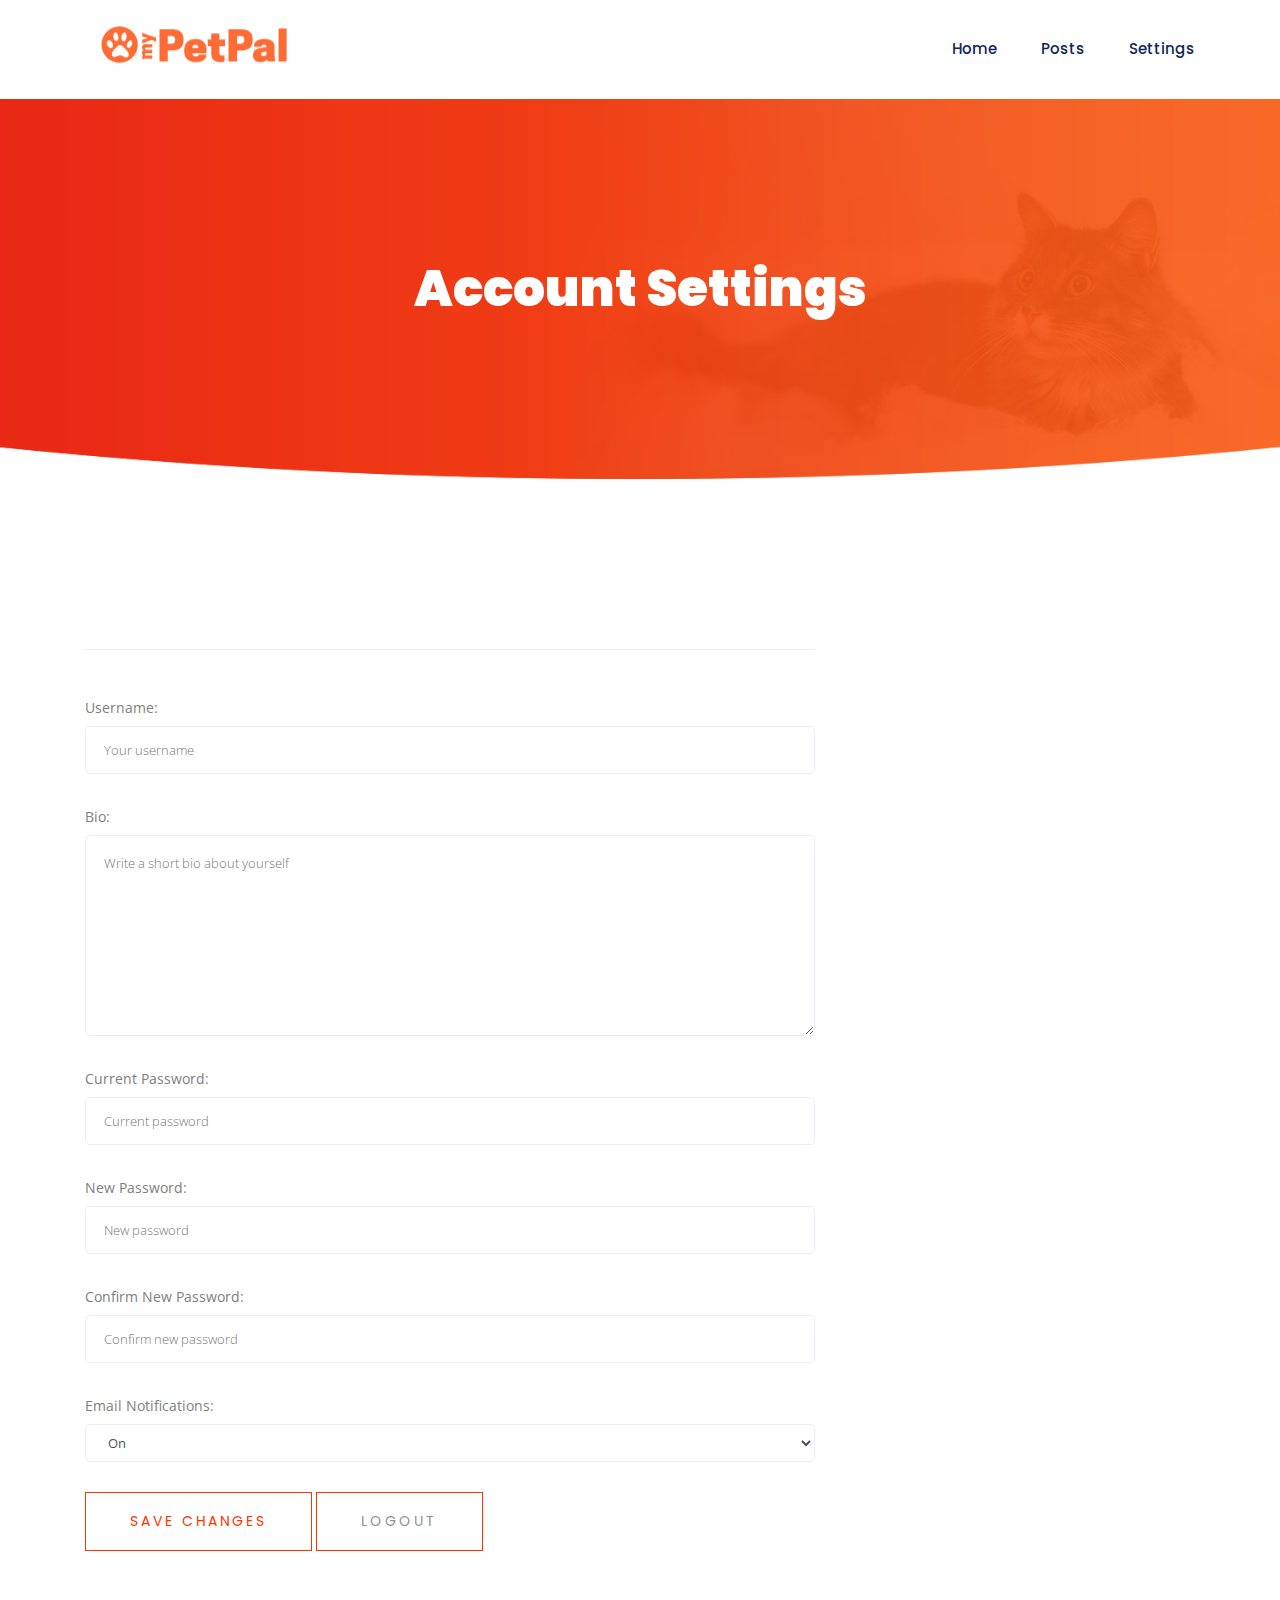
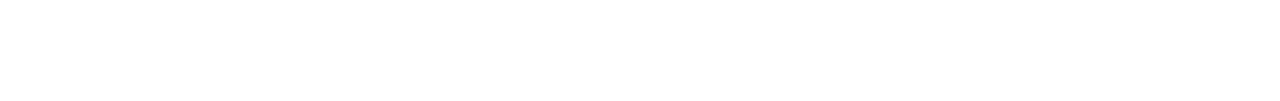
<file: anipat-master/settings.html>
<!DOCTYPE html>
<html lang="zxx">

<head>
   <meta charset="utf-8">
   <meta http-equiv="x-ua-compatible" content="ie=edge">
   <title>Settings</title>
   <meta name="description" content="">
   <meta name="viewport" content="width=device-width, initial-scale=1">

   <link rel="shortcut icon" type="image/x-icon" href="img/favicon.png">
   <link rel="stylesheet" href="css/bootstrap.min.css">
   <link rel="stylesheet" href="css/style.css">
</head>

<body>

    <header>
        <div class="header-area ">
                <div class="container">
                    <div class="row">
                        <div class="col-lg-6 col-md-8">
                            <div class="short_contact_list">
                                
                            </div>
                        </div>
                       
                </div>
            </div>
            <div id="sticky-header" class="main-header-area">
                <div class="container">
                    <div class="row align-items-center">
                        <div class="col-xl-3 col-lg-3">
                            <div class="logo">
                                <a href="homepage.html">
                                    <img src="img/logo1.png" alt="">
                                </a>
                            </div>
                        </div>
                        <div class="col-xl-9 col-lg-9">
                            <div class="main-menu  d-none d-lg-block">
                                <nav>
                                    <ul id="navigation">
                                        <li><a  href="homepage.html">home</a></li>
                                        <li><a href="#">Posts <i class="ti-angle-down"></i></a>
                                            <ul class="submenu">
                                                <li><a href="myposts.html">My posts</a></li>
                                                <li><a href="createpost.html">Create a post</a></li>
                                                <li><a href="requests.html">Requests</a></li>
                                            </ul>
                                        </li>
                                        
                                        <li><a href="settings.html">Settings</a></li>


                                    </ul>
                                </nav>
                            </div>
                        </div>
                        <div class="col-12">
                            <div class="mobile_menu d-block d-lg-none"></div>
                        </div>
                    </div>
                </div>
            </div>
        </div>
    </header>

   <div class="bradcam_area breadcam_bg">
      <div class="container">
         <div class="row">
            <div class="col-lg-12">
               <div class="bradcam_text text-center">
                  <h3>Account Settings</h3>
               </div>
            </div>
         </div>
      </div>
   </div>

   <section class="blog_area single-post-area section-padding">
      <div class="container">
         <div class="row">
            <div class="col-lg-8 posts-list">
               <div class="comment-form">
                  <form class="form-contact comment_form" action="#" method="POST">
                     <div class="row">
                        <div class="col-12">
                           <div class="form-group">
                              <label for="username">Username:</label>
                              <input class="form-control" type="text" name="username" id="username" placeholder="Your username" required>
                           </div>
                        </div>
                        <div class="col-12">
                           <div class="form-group">
                              <label for="bio">Bio:</label>
                              <textarea class="form-control w-100" name="bio" id="bio" cols="30" rows="9" placeholder="Write a short bio about yourself" required></textarea>
                           </div>
                        </div>
                        <div class="col-12">
                           <div class="form-group">
                              <label for="currentPassword">Current Password:</label>
                              <input class="form-control" type="password" name="currentPassword" id="currentPassword" placeholder="Current password" required>
                           </div>
                        </div>
                        <div class="col-12">
                           <div class="form-group">
                              <label for="newPassword">New Password:</label>
                              <input class="form-control" type="password" name="newPassword" id="newPassword" placeholder="New password" required>
                           </div>
                        </div>
                        <div class="col-12">
                           <div class="form-group">
                              <label for="confirmPassword">Confirm New Password:</label>
                              <input class="form-control" type="password" name="confirmPassword" id="confirmPassword" placeholder="Confirm new password" required>
                           </div>
                        </div>
                        <div class="col-12">
                           <div class="form-group">
                              <label for="emailNotifications">Email Notifications:</label>
                              <select class="form-control" id="emailNotifications" name="emailNotifications" required>
                                 <option value="on">On</option>
                                 <option value="off">Off</option>
                              </select>
                           </div>
                        </div>
                     </div>
                     <div class="form-group">
                        <button type="submit" class="button button-contactForm btn_1 boxed-btn">Save Changes</button>
                        <a href="index.html" class="button button-contactForm btn_1 boxed-btn">Logout</a>

                     </div>
                  </form>
               </div>
            </div>
         </div>
      </div>
   </section>

   <footer class="footer">
      <!-- Footer content goes here -->
   </footer>

   <script src="js/vendor/jquery-1.12.4.min.js"></script>
   <script src="js/popper.min.js"></script>
   <script src="js/bootstrap.min.js"></script>
   <script src="js/main.js"></script>
</body>

</html>
</file>
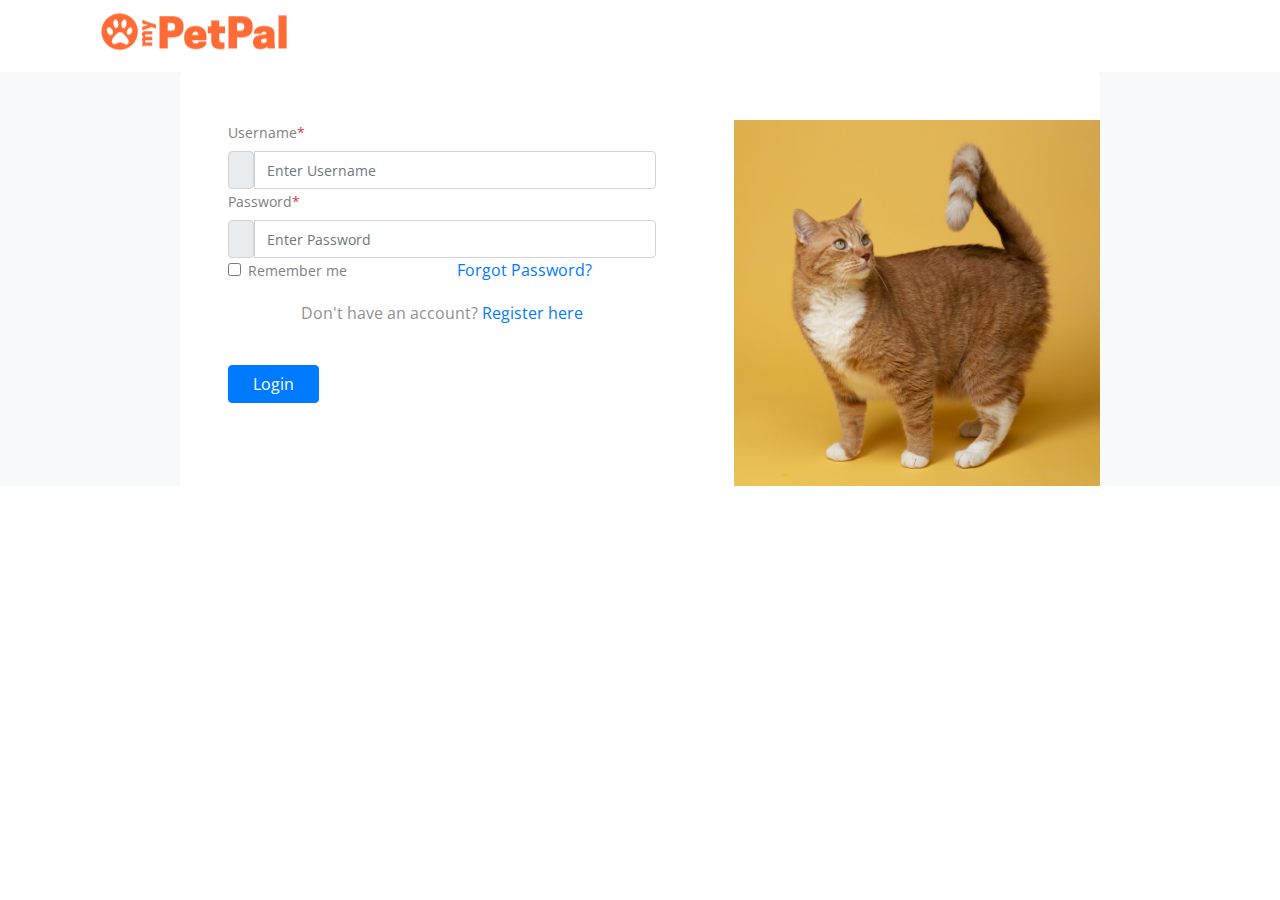
<file: anipat-master/signin.html>
<!doctype html>
<html class="no-js" lang="zxx">

<head>
    <meta charset="utf-8">
    <meta http-equiv="x-ua-compatible" content="ie=edge">
    <title>Animal</title>
    <meta name="description" content="">
    <meta name="viewport" content="width=device-width, initial-scale=1">

    <!-- <link rel="manifest" href="site.webmanifest"> -->
    <link rel="shortcut icon" type="image/x-icon" href="img/favicon.png">
    <!-- Place favicon.ico in the root directory -->

    <!-- CSS here -->
    <link rel="stylesheet" href="css/bootstrap.min.css">
    <link rel="stylesheet" href="css/owl.carousel.min.css">
    <link rel="stylesheet" href="css/magnific-popup.css">
    <link rel="stylesheet" href="css/font-awesome.min.css">
    <link rel="stylesheet" href="css/themify-icons.css">
    <link rel="stylesheet" href="css/nice-select.css">
    <link rel="stylesheet" href="css/flaticon.css">
    <link rel="stylesheet" href="css/gijgo.css">
    <link rel="stylesheet" href="css/animate.css">
    <link rel="stylesheet" href="css/slicknav.css">
    <link rel="stylesheet" href="css/style.css">
    <!-- <link rel="stylesheet" href="css/responsive.css"> -->
</head>

<body>
    <!--[if lte IE 9]>
            <p class="browserupgrade">You are using an <strong>outdated</strong> browser. Please <a href="https://browsehappy.com/">upgrade your browser</a> to improve your experience and security.</p>
        <![endif]-->

    <!-- header_start  -->
    <header>
        <div class="header-area ">
                <div class="container">
                    <div class="row">
                        <div class="col-lg-6 col-md-8">
                            <div class="short_contact_list">
                                <ul>
                                    
                                </ul>
                            </div>
                        </div>
                        
                    </div>
            </div>
            <div id="sticky-header" class="main-header-area">
                <div class="container">
                    <div class="row align-items-center">
                        <div class="col-xl-3 col-lg-3">
                            <div class="logo">
                                <a href="index.html">
                                    <img src="img/logo1.png" alt="">
                                </a>
                            </div>
                        </div>
                        <div class="col-xl-9 col-lg-9">
                            <div class="main-menu  d-none d-lg-block">
                            </div>
                        </div>
                        <div class="col-12">
                            <div class="mobile_menu d-block d-lg-none"></div>
                        </div>
                    </div>
                </div>
            </div>
        </div>
    </header>
    <!-- header_start  -->

    <div class="login-page bg-light">
        <div class="container">
            <div class="row">
                <div class="col-lg-10 offset-lg-1">
                    <div class="bg-white shadow rounded">
                        <div class="row">
                            <div class="col-md-7 pe-0">
                                <div class="form-left h-100 py-5 px-5">
                                    <form action="" class="row g-4">
                                            <div class="col-12">
                                                <label>Username<span class="text-danger">*</span></label>
                                                <div class="input-group">
                                                    <div class="input-group-text"><i class="bi bi-person-fill"></i></div>
                                                    <input type="text" class="form-control" placeholder="Enter Username">
                                                </div>
                                            </div>
    
                                            <div class="col-12">
                                                <label>Password<span class="text-danger">*</span></label>
                                                <div class="input-group">
                                                    <div class="input-group-text"><i class="bi bi-lock-fill"></i></div>
                                                    <input type="text" class="form-control" placeholder="Enter Password">
                                                </div>
                                            </div>
    
                                            <div class="col-sm-6">
                                                <div class="form-check">
                                                    <input class="form-check-input" type="checkbox" id="inlineFormCheck">
                                                    <label class="form-check-label" for="inlineFormCheck">Remember me</label>
                                                </div>
                                            </div>
    
                                            <div class="col-sm-6">
                                                <a href="#" class="float-end text-primary">Forgot Password?</a>
                                            </div>
                                            <div class="col-12 mt-3">
                                                <p class="text-center">Don't have an account? <a href="signup.html" class="text-primary">Register here</a></p>
                                            </div>

                                            <div class="col-12">
                                                <a href="homepage.html" class="btn btn-primary px-4 float-end mt-4">Login</a>
                                            </div>
                                    </form>
                                </div>
                            </div>
                                <div class="col-md-5 ps-0 d-none d-md-block">
                                    <div class="form-right h-100 text-center pt-5">
                                        <img src="img/cat1.jpg" alt="Welcome Image" class="img-fluid">
                                    </div>
                              <i class="bi bi-bootstrap"></i>
                                </div>
                            </div>
                        </div>
                    </div>
                </div>
            </div>
        </div>
    </div>

    <!-- JS here -->
    <script src="js/vendor/modernizr-3.5.0.min.js"></script>
    <script src="js/vendor/jquery-1.12.4.min.js"></script>
    <script src="js/popper.min.js"></script>
    <script src="js/bootstrap.min.js"></script>
    <script src="js/owl.carousel.min.js"></script>
    <script src="js/isotope.pkgd.min.js"></script>
    <script src="js/ajax-form.js"></script>
    <script src="js/waypoints.min.js"></script>
    <script src="js/jquery.counterup.min.js"></script>
    <script src="js/imagesloaded.pkgd.min.js"></script>
    <script src="js/scrollIt.js"></script>
    <script src="js/jquery.scrollUp.min.js"></script>
    <script src="js/wow.min.js"></script>
    <script src="js/nice-select.min.js"></script>
    <script src="js/jquery.slicknav.min.js"></script>
    <script src="js/jquery.magnific-popup.min.js"></script>
    <script src="js/plugins.js"></script>
    <script src="js/gijgo.min.js"></script>

    <!--contact js-->
    <script src="js/contact.js"></script>
    <script src="js/jquery.ajaxchimp.min.js"></script>
    <script src="js/jquery.form.js"></script>
    <script src="js/jquery.validate.min.js"></script>
    <script src="js/mail-script.js"></script>

    <script src="js/main.js"></script>
    <script>
        $('#datepicker').datepicker({
            iconsLibrary: 'fontawesome',
            disableDaysOfWeek: [0, 0],
        //     icons: {
        //      rightIcon: '<span class="fa fa-caret-down"></span>'
        //  }
        });
        $('#datepicker2').datepicker({
            iconsLibrary: 'fontawesome',
            icons: {
             rightIcon: '<span class="fa fa-caret-down"></span>'
         }

        });
        var timepicker = $('#timepicker').timepicker({
         format: 'HH.MM'
     });
    </script>
</body>

</html>
</file>
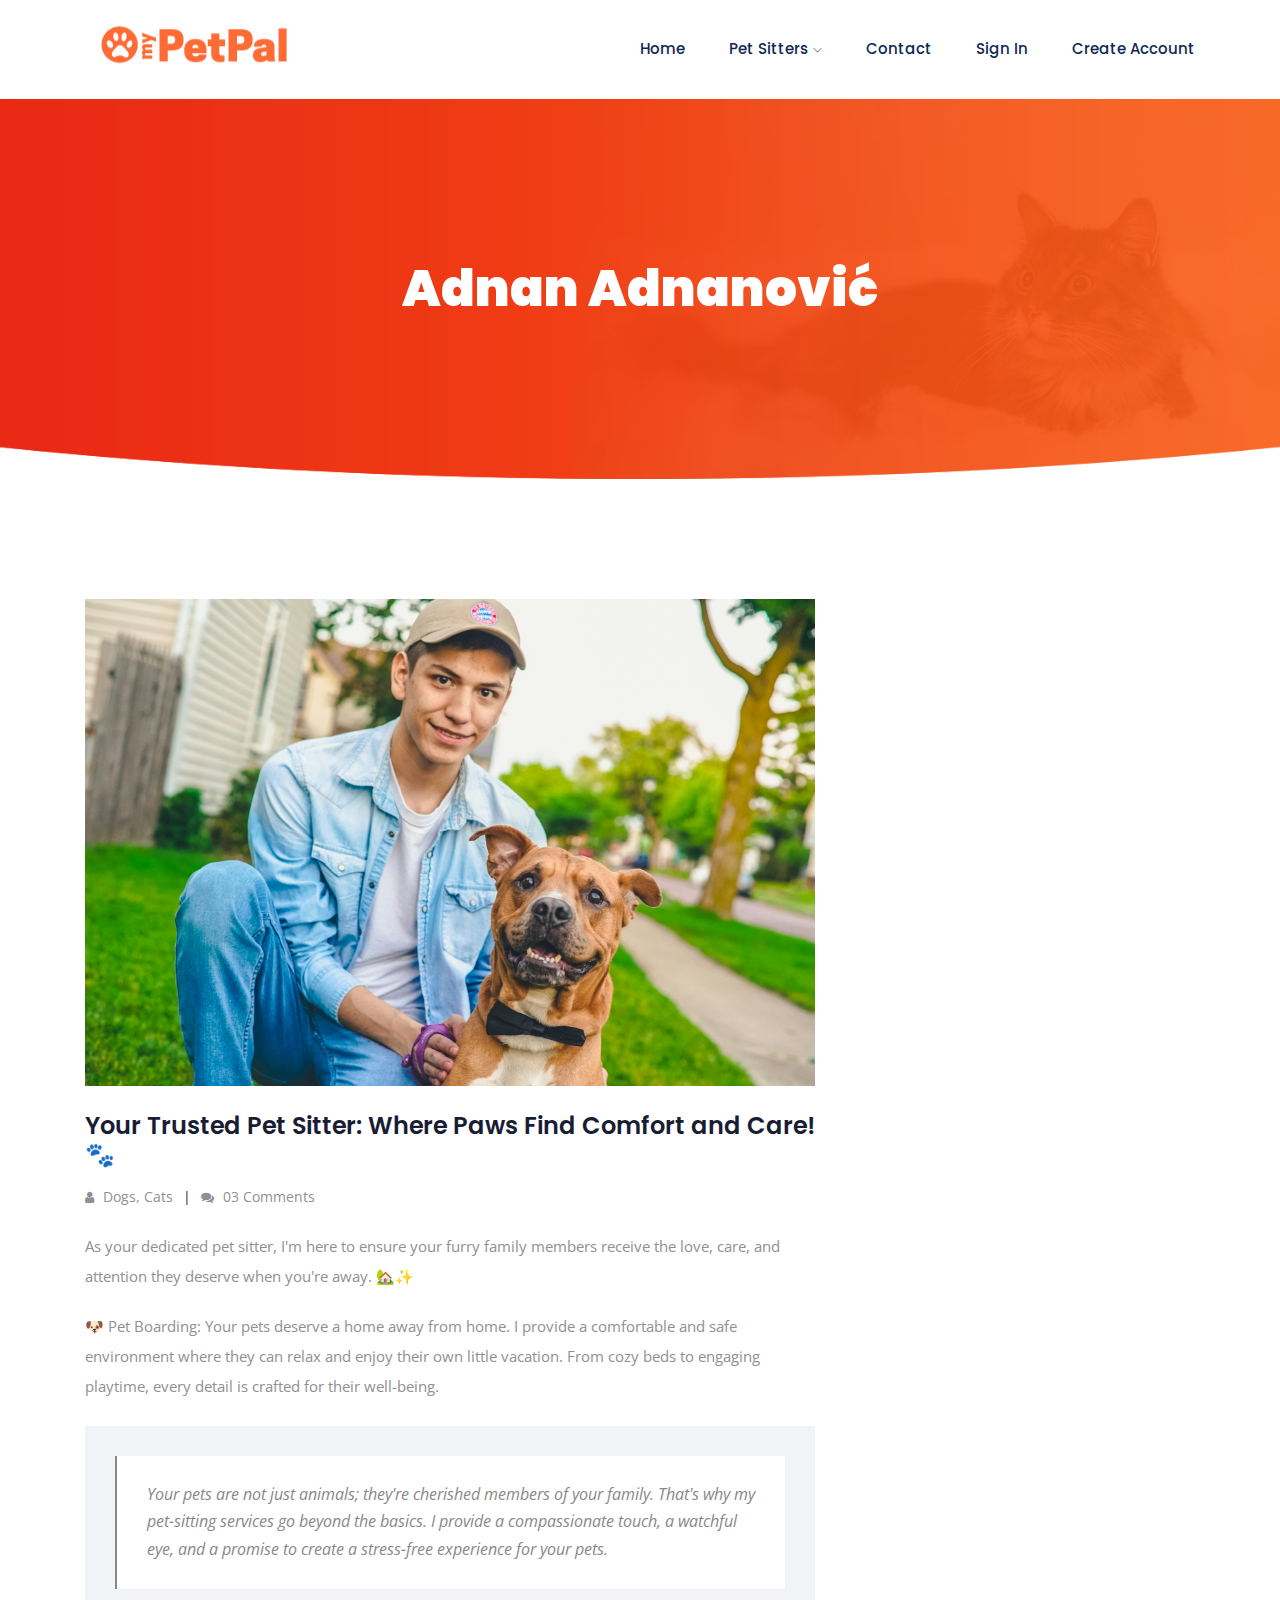
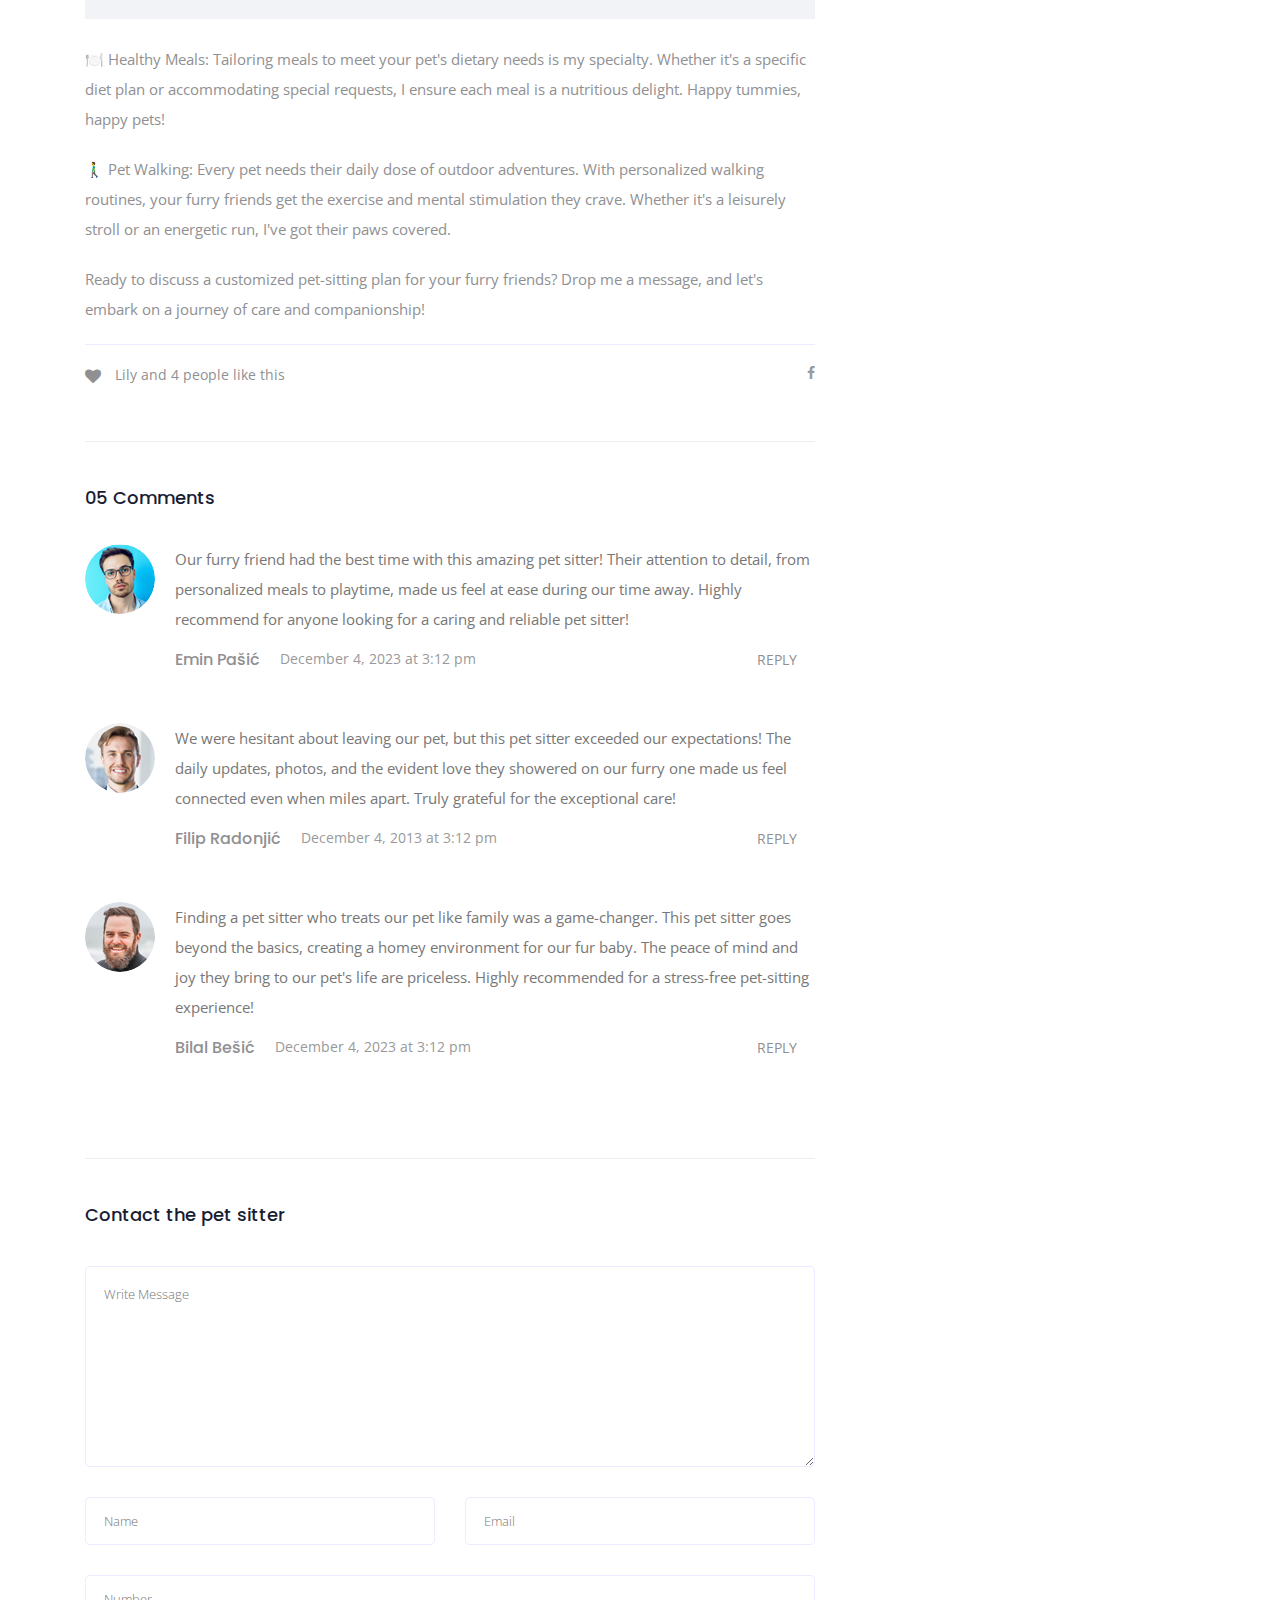
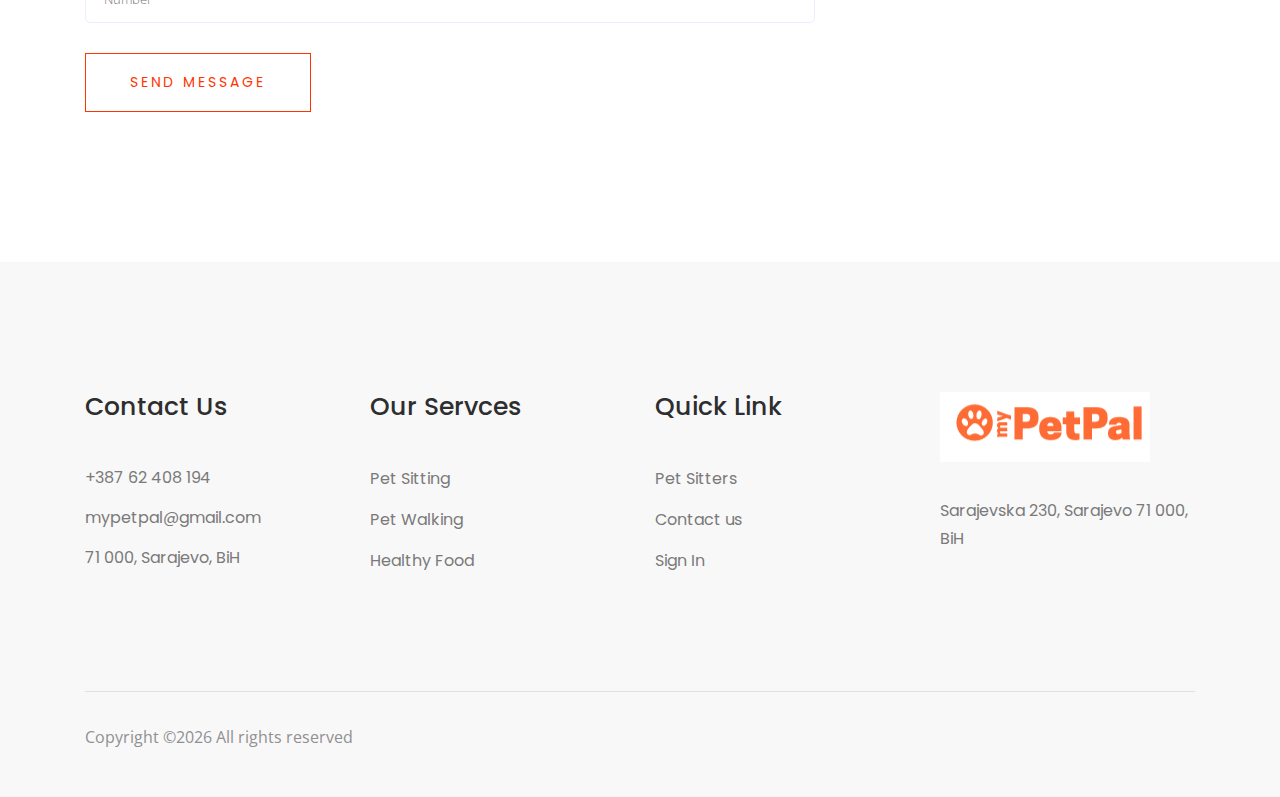
<file: anipat-master/sitter1.html>
<!doctype html>
<html class="no-js" lang="zxx">

<head>
   <meta charset="utf-8">
   <meta http-equiv="x-ua-compatible" content="ie=edge">
   <title>Sitter</title>
   <meta name="description" content="">
   <meta name="viewport" content="width=device-width, initial-scale=1">

   <!-- <link rel="manifest" href="site.webmanifest"> -->
   <link rel="shortcut icon" type="image/x-icon" href="img/favicon.png">
   <!-- Place favicon.ico in the root directory -->

   <!-- CSS here -->
   <link rel="stylesheet" href="css/bootstrap.min.css">
   <link rel="stylesheet" href="css/owl.carousel.min.css">
   <link rel="stylesheet" href="css/magnific-popup.css">
   <link rel="stylesheet" href="css/font-awesome.min.css">
   <link rel="stylesheet" href="css/themify-icons.css">
   <link rel="stylesheet" href="css/nice-select.css">
   <link rel="stylesheet" href="css/flaticon.css">
   <link rel="stylesheet" href="css/gijgo.css">
   <link rel="stylesheet" href="css/animate.css">
   <link rel="stylesheet" href="css/slicknav.css">
   <link rel="stylesheet" href="css/style.css">
   <!-- <link rel="stylesheet" href="css/responsive.css"> -->
</head>

<body>
   <!--[if lte IE 9]>
            <p class="browserupgrade">You are using an <strong>outdated</strong> browser. Please <a href="https://browsehappy.com/">upgrade your browser</a> to improve your experience and security.</p>
        <![endif]-->

    <!-- header_start  -->
    <header>
      <div class="header-area ">
              <div class="container">
                  <div class="row">
                      <div class="col-lg-6 col-md-8">
                          <div class="short_contact_list">
                              
                          </div>
                      </div>
                     
              </div>
          </div>
          <div id="sticky-header" class="main-header-area">
              <div class="container">
                  <div class="row align-items-center">
                      <div class="col-xl-3 col-lg-3">
                          <div class="logo">
                              <a href="index.html">
                                  <img src="img/logo1.png" alt="">
                              </a>
                          </div>
                      </div>
                      <div class="col-xl-9 col-lg-9">
                          <div class="main-menu  d-none d-lg-block">
                              <nav>
                                  <ul id="navigation">
                                      <li><a  href="index.html">home</a></li>
                                      <li><a href="#">Pet Sitters <i class="ti-angle-down"></i></a>
                                          <ul class="submenu">
                                              <li><a href="sitters.html">Pet Sitters</a></li>
                                              <li><a href="whositter.html">Who can be Pet Sitter</a></li>
                                          </ul>
                                      </li>
                                    
                                      <li><a href="contact.html">Contact</a></li>
                                      <li><a href="signin.html">Sign In</a></li>
                                      <li><a href="signup.html">Create Account</a></li>


                                  </ul>
                              </nav>
                          </div>
                      </div>
                      <div class="col-12">
                          <div class="mobile_menu d-block d-lg-none"></div>
                      </div>
                  </div>
              </div>
          </div>
      </div>
  </header>
  <!-- header_start  -->

  <!-- bradcam_area_start -->
  <div class="bradcam_area breadcam_bg">
      <div class="container">
          <div class="row">
              <div class="col-lg-12">
                  <div class="bradcam_text text-center">
                      <h3>Adnan Adnanović</h3>
                  </div>
              </div>
          </div>
      </div>
  </div>
  <!-- bradcam_area_end -->

   <!--================Blog Area =================-->
   <section class="blog_area single-post-area section-padding">
      <div class="container">
         <div class="row">
            <div class="col-lg-8 posts-list">
               <div class="single-post">
                  <div class="feature-img">
                     <img class="img-fluid" src="img/blog/p3.jpg" alt="">
                  </div>
                  <div class="blog_details">
                     <h2>Your Trusted Pet Sitter: Where Paws Find Comfort and Care! 🐾
                     </h2>
                     <ul class="blog-info-link mt-3 mb-4">
                        <li><a href="#"><i class="fa fa-user"></i> Dogs, Cats</a></li>
                        <li><a href="#"><i class="fa fa-comments"></i> 03 Comments</a></li>
                     </ul>
                     <p class="excert">
                        As your dedicated pet sitter, I'm here to ensure your furry family members receive the love, 
                        care, and attention they deserve when you're away. 🏡✨
                     </p>
                     <p>
                        🐶 Pet Boarding: Your pets deserve a home away from home. 
                        I provide a comfortable and safe environment where they can relax and enjoy their own little vacation. From cozy beds to engaging playtime, every detail is crafted for their well-being.
                     </p>
                     <div class="quote-wrapper">
                        <div class="quotes">
                           Your pets are not just animals; they're cherished members of your family. That's why my pet-sitting services go beyond the basics. 
                           I provide a compassionate touch, a watchful eye, and a promise to create a stress-free experience for your pets.
                        </div>
                     </div>
                     <p>
                        🍽️ Healthy Meals: Tailoring meals to meet your pet's dietary needs is my specialty. Whether it's a specific diet plan or accommodating special requests,
                            I ensure each meal is a nutritious delight. Happy tummies, happy pets!
                     </p>
                     <p>
                        🚶‍♂️ Pet Walking: Every pet needs their daily dose of outdoor adventures. With personalized walking routines,
                         your furry friends get the exercise and mental stimulation they crave. Whether it's a leisurely stroll or an energetic run, I've got their paws covered.
                     </p>
                     <p>
                        Ready to discuss a customized pet-sitting plan for your furry friends? Drop me a message, and let's embark on a journey of care and companionship!
                     </p>
                  </div>
               </div>
               <div class="navigation-top">
                  <div class="d-sm-flex justify-content-between text-center">
                     <p class="like-info"><span class="align-middle"><i class="fa fa-heart"></i></span> Lily and 4
                        people like this</p>
                     <div class="col-sm-4 text-center my-2 my-sm-0">
                        <!-- <p class="comment-count"><span class="align-middle"><i class="fa fa-comment"></i></span> 06 Comments</p> -->
                     </div>
                     <ul class="social-icons">
                        <li><a href="#"><i class="fa fa-facebook-f"></i></a></li>
                     </ul>
                  </div>
                  
               </div>
             
               <div class="comments-area">
                  <h4>05 Comments</h4>
                  <div class="comment-list">
                     <div class="single-comment justify-content-between d-flex">
                        <div class="user justify-content-between d-flex">
                           <div class="thumb">
                              <img src="img/comment/comment_1.png" alt="">
                           </div>
                           <div class="desc">
                              <p class="comment">
                                 Our furry friend had the best time with this amazing pet sitter! Their attention to detail,
                                  from personalized meals to playtime, made us feel at ease during our time away. Highly recommend for anyone looking for a caring and reliable pet sitter! 
                              </p>
                              <div class="d-flex justify-content-between">
                                 <div class="d-flex align-items-center">
                                    <h5>
                                       <a href="#">Emin Pašić</a>
                                    </h5>
                                    <p class="date">December 4, 2023 at 3:12 pm </p>
                                 </div>
                                 <div class="reply-btn">
                                    <a href="#" class="btn-reply text-uppercase">reply</a>
                                 </div>
                              </div>
                           </div>
                        </div>
                     </div>
                  </div>
                  <div class="comment-list">
                     <div class="single-comment justify-content-between d-flex">
                        <div class="user justify-content-between d-flex">
                           <div class="thumb">
                              <img src="img/comment/comment_2.png" alt="">
                           </div>
                           <div class="desc">
                              <p class="comment">
                                 We were hesitant about leaving our pet, but this pet sitter exceeded our expectations!
                                  The daily updates, photos, and the evident love they showered on our furry one made us feel connected even when miles apart. Truly grateful for the exceptional care!
                              </p>
                              <div class="d-flex justify-content-between">
                                 <div class="d-flex align-items-center">
                                    <h5>
                                       <a href="#">Filip Radonjić</a>
                                    </h5>
                                    <p class="date">December 4, 2013 at 3:12 pm </p>
                                 </div>
                                 <div class="reply-btn">
                                    <a href="#" class="btn-reply text-uppercase">reply</a>
                                 </div>
                              </div>
                           </div>
                        </div>
                     </div>
                  </div>
                  <div class="comment-list">
                     <div class="single-comment justify-content-between d-flex">
                        <div class="user justify-content-between d-flex">
                           <div class="thumb">
                              <img src="img/comment/comment_3.png" alt="">
                           </div>
                           <div class="desc">
                              <p class="comment">
                                 Finding a pet sitter who treats our pet like family was a game-changer. 
                                 This pet sitter goes beyond the basics, creating a homey environment for our fur baby. The peace of mind and joy they bring to our pet's life are priceless. Highly recommended for a stress-free pet-sitting experience! 
                              </p>
                              <div class="d-flex justify-content-between">
                                 <div class="d-flex align-items-center">
                                    <h5>
                                       <a href="#">Bilal Bešić</a>
                                    </h5>
                                    <p class="date">December 4, 2023 at 3:12 pm </p>
                                 </div>
                                 <div class="reply-btn">
                                    <a href="#" class="btn-reply text-uppercase">reply</a>
                                 </div>
                              </div>
                           </div>
                        </div>
                     </div>
                  </div>
               </div>
               <div class="comment-form">
                  <h4>Contact the pet sitter</h4>
                  <form class="form-contact comment_form" action="#" id="commentForm">
                     <div class="row">
                        <div class="col-12">
                           <div class="form-group">
                              <textarea class="form-control w-100" name="comment" id="comment" cols="30" rows="9"
                                 placeholder="Write Message"></textarea>
                           </div>
                        </div>
                        <div class="col-sm-6">
                           <div class="form-group">
                              <input class="form-control" name="name" id="name" type="text" placeholder="Name">
                           </div>
                        </div>
                        <div class="col-sm-6">
                           <div class="form-group">
                              <input class="form-control" name="email" id="email" type="email" placeholder="Email">
                           </div>
                        </div>
                        <div class="col-12">
                           <div class="form-group">
                              <input class="form-control" name="number" id="number" type="number" placeholder="Number">
                           </div>
                        </div>
                     </div>
                     <div class="form-group">
                        <button type="submit" class="button button-contactForm btn_1 boxed-btn">Send Message</button>
                     </div>
                  </form>
               </div>
            </div>
            <div class="col-lg-4">
               
            </div>
         </div>
      </div>
   </section>
   <!--================ Blog Area end =================-->

    <!-- footer_start  -->
    <footer class="footer">
      <div class="footer_top">
          <div class="container">
              <div class="row">
                  <div class="col-xl-3 col-md-6 col-lg-3">
                      <div class="footer_widget">
                          <h3 class="footer_title">
                              Contact Us
                          </h3>
                          <ul class="address_line">
                              <li>+387 62 408 194</li>
                              <li><a href="#">mypetpal@gmail.com</a></li>
                              <li>71 000, Sarajevo, BiH</li>
                          </ul>
                      </div>
                  </div>
                  <div class="col-xl-3  col-md-6 col-lg-3">
                      <div class="footer_widget">
                          <h3 class="footer_title">
                              Our Servces
                          </h3>
                          <ul class="links">
                              <li><a href="#">Pet Sitting</a></li>
                              <li><a href="#">Pet Walking </a></li>
                              <li><a href="#">Healthy Food</a></li>
                          </ul>
                      </div>
                  </div>
                  <div class="col-xl-3  col-md-6 col-lg-3">
                      <div class="footer_widget">
                          <h3 class="footer_title">
                              Quick Link
                          </h3>
                          <ul class="links">
                              <li><a href="sitters.html">Pet Sitters</a></li>
                              <li><a href="contact.html">Contact us</a></li>
                              <li><a href="signin.html">Sign In</a></li>
                            
                          </ul>
                      </div>
                  </div>
                  <div class="col-xl-3 col-md-6 col-lg-3 ">
                      <div class="footer_widget">
                          <div class="footer_logo">
                              <a href="#">
                                  <img src="img/logo1.png" alt="">
                              </a>
                          </div>
                          <p class="address_text">Sarajevska 230, Sarajevo 
                              71 000, BiH
                          </p>
                      </div>
                  </div>
              </div>
          </div>
      </div>
      <div class="copy-right_text">
          <div class="container">
              <div class="bordered_1px"></div>
              <div class="row">
                  <div class="col-xl-12">
                      <p class="copy_right text-center">
                          <p><!-- Link back to Colorlib can't be removed. Template is licensed under CC BY 3.0. -->
Copyright &copy;<script>document.write(new Date().getFullYear());</script> All rights reserved
<!-- Link back to Colorlib can't be removed. Template is licensed under CC BY 3.0. --></p>
                      </p>
                  </div>
              </div>
          </div>
      </div>
  </footer>
  <!-- footer_end  -->


   <!-- JS here -->
   <script src="js/vendor/modernizr-3.5.0.min.js"></script>
   <script src="js/vendor/jquery-1.12.4.min.js"></script>
   <script src="js/popper.min.js"></script>
   <script src="js/bootstrap.min.js"></script>
   <script src="js/owl.carousel.min.js"></script>
   <script src="js/isotope.pkgd.min.js"></script>
   <script src="js/ajax-form.js"></script>
   <script src="js/waypoints.min.js"></script>
   <script src="js/jquery.counterup.min.js"></script>
   <script src="js/imagesloaded.pkgd.min.js"></script>
   <script src="js/scrollIt.js"></script>
   <script src="js/jquery.scrollUp.min.js"></script>
   <script src="js/wow.min.js"></script>
   <script src="js/nice-select.min.js"></script>
   <script src="js/jquery.slicknav.min.js"></script>
   <script src="js/jquery.magnific-popup.min.js"></script>
   <script src="js/plugins.js"></script>
   <script src="js/gijgo.min.js"></script>

   <!--contact js-->
   <script src="js/contact.js"></script>
   <script src="js/jquery.ajaxchimp.min.js"></script>
   <script src="js/jquery.form.js"></script>
   <script src="js/jquery.validate.min.js"></script>
   <script src="js/mail-script.js"></script>

   <script src="js/main.js"></script>
   <script>
        $('#datepicker').datepicker({
            iconsLibrary: 'fontawesome',
            disableDaysOfWeek: [0, 0],
        //     icons: {
        //      rightIcon: '<span class="fa fa-caret-down"></span>'
        //  }
        });
        $('#datepicker2').datepicker({
            iconsLibrary: 'fontawesome',
            icons: {
             rightIcon: '<span class="fa fa-caret-down"></span>'
         }

        });
        var timepicker = $('#timepicker').timepicker({
         format: 'HH.MM'
     });
   </script>
</body>

</html>
</file>
<file: anipat-master/css/themify-icons.css>
@font-face {
	font-family: 'themify';
	src:url('../fonts/themify.eot?-fvbane');
	src:url('../fonts/themify.eot?#iefix-fvbane') format('embedded-opentype'),
		url('../fonts/themify.woff?-fvbane') format('woff'),
		url('../fonts/themify.ttf?-fvbane') format('truetype'),
		url('../fonts/themify.svg?-fvbane#themify') format('svg');
	font-weight: normal;
	font-style: normal;
}

[class^="ti-"], [class*=" ti-"] {
	font-family: 'themify';
	/* speak: none; */
	font-style: normal;
	font-weight: normal;
	font-variant: normal;
	text-transform: none;
	line-height: 1;

	/* Better Font Rendering =========== */
	-webkit-font-smoothing: antialiased;
	-moz-osx-font-smoothing: grayscale;
}

.ti-wand:before {
	content: "\e600";
}
.ti-volume:before {
	content: "\e601";
}
.ti-user:before {
	content: "\e602";
}
.ti-unlock:before {
	content: "\e603";
}
.ti-unlink:before {
	content: "\e604";
}
.ti-trash:before {
	content: "\e605";
}
.ti-thought:before {
	content: "\e606";
}
.ti-target:before {
	content: "\e607";
}
.ti-tag:before {
	content: "\e608";
}
.ti-tablet:before {
	content: "\e609";
}
.ti-star:before {
	content: "\e60a";
}
.ti-spray:before {
	content: "\e60b";
}
.ti-signal:before {
	content: "\e60c";
}
.ti-shopping-cart:before {
	content: "\e60d";
}
.ti-shopping-cart-full:before {
	content: "\e60e";
}
.ti-settings:before {
	content: "\e60f";
}
.ti-search:before {
	content: "\e610";
}
.ti-zoom-in:before {
	content: "\e611";
}
.ti-zoom-out:before {
	content: "\e612";
}
.ti-cut:before {
	content: "\e613";
}
.ti-ruler:before {
	content: "\e614";
}
.ti-ruler-pencil:before {
	content: "\e615";
}
.ti-ruler-alt:before {
	content: "\e616";
}
.ti-bookmark:before {
	content: "\e617";
}
.ti-bookmark-alt:before {
	content: "\e618";
}
.ti-reload:before {
	content: "\e619";
}
.ti-plus:before {
	content: "\e61a";
}
.ti-pin:before {
	content: "\e61b";
}
.ti-pencil:before {
	content: "\e61c";
}
.ti-pencil-alt:before {
	content: "\e61d";
}
.ti-paint-roller:before {
	content: "\e61e";
}
.ti-paint-bucket:before {
	content: "\e61f";
}
.ti-na:before {
	content: "\e620";
}
.ti-mobile:before {
	content: "\e621";
}
.ti-minus:before {
	content: "\e622";
}
.ti-medall:before {
	content: "\e623";
}
.ti-medall-alt:before {
	content: "\e624";
}
.ti-marker:before {
	content: "\e625";
}
.ti-marker-alt:before {
	content: "\e626";
}
.ti-arrow-up:before {
	content: "\e627";
}
.ti-arrow-right:before {
	content: "\e628";
}
.ti-arrow-left:before {
	content: "\e629";
}
.ti-arrow-down:before {
	content: "\e62a";
}
.ti-lock:before {
	content: "\e62b";
}
.ti-location-arrow:before {
	content: "\e62c";
}
.ti-link:before {
	content: "\e62d";
}
.ti-layout:before {
	content: "\e62e";
}
.ti-layers:before {
	content: "\e62f";
}
.ti-layers-alt:before {
	content: "\e630";
}
.ti-key:before {
	content: "\e631";
}
.ti-import:before {
	content: "\e632";
}
.ti-image:before {
	content: "\e633";
}
.ti-heart:before {
	content: "\e634";
}
.ti-heart-broken:before {
	content: "\e635";
}
.ti-hand-stop:before {
	content: "\e636";
}
.ti-hand-open:before {
	content: "\e637";
}
.ti-hand-drag:before {
	content: "\e638";
}
.ti-folder:before {
	content: "\e639";
}
.ti-flag:before {
	content: "\e63a";
}
.ti-flag-alt:before {
	content: "\e63b";
}
.ti-flag-alt-2:before {
	content: "\e63c";
}
.ti-eye:before {
	content: "\e63d";
}
.ti-export:before {
	content: "\e63e";
}
.ti-exchange-vertical:before {
	content: "\e63f";
}
.ti-desktop:before {
	content: "\e640";
}
.ti-cup:before {
	content: "\e641";
}
.ti-crown:before {
	content: "\e642";
}
.ti-comments:before {
	content: "\e643";
}
.ti-comment:before {
	content: "\e644";
}
.ti-comment-alt:before {
	content: "\e645";
}
.ti-close:before {
	content: "\e646";
}
.ti-clip:before {
	content: "\e647";
}
.ti-angle-up:before {
	content: "\e648";
}
.ti-angle-right:before {
	content: "\e649";
}
.ti-angle-left:before {
	content: "\e64a";
}
.ti-angle-down:before {
	content: "\e64b";
}
.ti-check:before {
	content: "\e64c";
}
.ti-check-box:before {
	content: "\e64d";
}
.ti-camera:before {
	content: "\e64e";
}
.ti-announcement:before {
	content: "\e64f";
}
.ti-brush:before {
	content: "\e650";
}
.ti-briefcase:before {
	content: "\e651";
}
.ti-bolt:before {
	content: "\e652";
}
.ti-bolt-alt:before {
	content: "\e653";
}
.ti-blackboard:before {
	content: "\e654";
}
.ti-bag:before {
	content: "\e655";
}
.ti-move:before {
	content: "\e656";
}
.ti-arrows-vertical:before {
	content: "\e657";
}
.ti-arrows-horizontal:before {
	content: "\e658";
}
.ti-fullscreen:before {
	content: "\e659";
}
.ti-arrow-top-right:before {
	content: "\e65a";
}
.ti-arrow-top-left:before {
	content: "\e65b";
}
.ti-arrow-circle-up:before {
	content: "\e65c";
}
.ti-arrow-circle-right:before {
	content: "\e65d";
}
.ti-arrow-circle-left:before {
	content: "\e65e";
}
.ti-arrow-circle-down:before {
	content: "\e65f";
}
.ti-angle-double-up:before {
	content: "\e660";
}
.ti-angle-double-right:before {
	content: "\e661";
}
.ti-angle-double-left:before {
	content: "\e662";
}
.ti-angle-double-down:before {
	content: "\e663";
}
.ti-zip:before {
	content: "\e664";
}
.ti-world:before {
	content: "\e665";
}
.ti-wheelchair:before {
	content: "\e666";
}
.ti-view-list:before {
	content: "\e667";
}
.ti-view-list-alt:before {
	content: "\e668";
}
.ti-view-grid:before {
	content: "\e669";
}
.ti-uppercase:before {
	content: "\e66a";
}
.ti-upload:before {
	content: "\e66b";
}
.ti-underline:before {
	content: "\e66c";
}
.ti-truck:before {
	content: "\e66d";
}
.ti-timer:before {
	content: "\e66e";
}
.ti-ticket:before {
	content: "\e66f";
}
.ti-thumb-up:before {
	content: "\e670";
}
.ti-thumb-down:before {
	content: "\e671";
}
.ti-text:before {
	content: "\e672";
}
.ti-stats-up:before {
	content: "\e673";
}
.ti-stats-down:before {
	content: "\e674";
}
.ti-split-v:before {
	content: "\e675";
}
.ti-split-h:before {
	content: "\e676";
}
.ti-smallcap:before {
	content: "\e677";
}
.ti-shine:before {
	content: "\e678";
}
.ti-shift-right:before {
	content: "\e679";
}
.ti-shift-left:before {
	content: "\e67a";
}
.ti-shield:before {
	content: "\e67b";
}
.ti-notepad:before {
	content: "\e67c";
}
.ti-server:before {
	content: "\e67d";
}
.ti-quote-right:before {
	content: "\e67e";
}
.ti-quote-left:before {
	content: "\e67f";
}
.ti-pulse:before {
	content: "\e680";
}
.ti-printer:before {
	content: "\e681";
}
.ti-power-off:before {
	content: "\e682";
}
.ti-plug:before {
	content: "\e683";
}
.ti-pie-chart:before {
	content: "\e684";
}
.ti-paragraph:before {
	content: "\e685";
}
.ti-panel:before {
	content: "\e686";
}
.ti-package:before {
	content: "\e687";
}
.ti-music:before {
	content: "\e688";
}
.ti-music-alt:before {
	content: "\e689";
}
.ti-mouse:before {
	content: "\e68a";
}
.ti-mouse-alt:before {
	content: "\e68b";
}
.ti-money:before {
	content: "\e68c";
}
.ti-microphone:before {
	content: "\e68d";
}
.ti-menu:before {
	content: "\e68e";
}
.ti-menu-alt:before {
	content: "\e68f";
}
.ti-map:before {
	content: "\e690";
}
.ti-map-alt:before {
	content: "\e691";
}
.ti-loop:before {
	content: "\e692";
}
.ti-location-pin:before {
	content: "\e693";
}
.ti-list:before {
	content: "\e694";
}
.ti-light-bulb:before {
	content: "\e695";
}
.ti-Italic:before {
	content: "\e696";
}
.ti-info:before {
	content: "\e697";
}
.ti-infinite:before {
	content: "\e698";
}
.ti-id-badge:before {
	content: "\e699";
}
.ti-hummer:before {
	content: "\e69a";
}
.ti-home:before {
	content: "\e69b";
}
.ti-help:before {
	content: "\e69c";
}
.ti-headphone:before {
	content: "\e69d";
}
.ti-harddrives:before {
	content: "\e69e";
}
.ti-harddrive:before {
	content: "\e69f";
}
.ti-gift:before {
	content: "\e6a0";
}
.ti-game:before {
	content: "\e6a1";
}
.ti-filter:before {
	content: "\e6a2";
}
.ti-files:before {
	content: "\e6a3";
}
.ti-file:before {
	content: "\e6a4";
}
.ti-eraser:before {
	content: "\e6a5";
}
.ti-envelope:before {
	content: "\e6a6";
}
.ti-download:before {
	content: "\e6a7";
}
.ti-direction:before {
	content: "\e6a8";
}
.ti-direction-alt:before {
	content: "\e6a9";
}
.ti-dashboard:before {
	content: "\e6aa";
}
.ti-control-stop:before {
	content: "\e6ab";
}
.ti-control-shuffle:before {
	content: "\e6ac";
}
.ti-control-play:before {
	content: "\e6ad";
}
.ti-control-pause:before {
	content: "\e6ae";
}
.ti-control-forward:before {
	content: "\e6af";
}
.ti-control-backward:before {
	content: "\e6b0";
}
.ti-cloud:before {
	content: "\e6b1";
}
.ti-cloud-up:before {
	content: "\e6b2";
}
.ti-cloud-down:before {
	content: "\e6b3";
}
.ti-clipboard:before {
	content: "\e6b4";
}
.ti-car:before {
	content: "\e6b5";
}
.ti-calendar:before {
	content: "\e6b6";
}
.ti-book:before {
	content: "\e6b7";
}
.ti-bell:before {
	content: "\e6b8";
}
.ti-basketball:before {
	content: "\e6b9";
}
.ti-bar-chart:before {
	content: "\e6ba";
}
.ti-bar-chart-alt:before {
	content: "\e6bb";
}
.ti-back-right:before {
	content: "\e6bc";
}
.ti-back-left:before {
	content: "\e6bd";
}
.ti-arrows-corner:before {
	content: "\e6be";
}
.ti-archive:before {
	content: "\e6bf";
}
.ti-anchor:before {
	content: "\e6c0";
}
.ti-align-right:before {
	content: "\e6c1";
}
.ti-align-left:before {
	content: "\e6c2";
}
.ti-align-justify:before {
	content: "\e6c3";
}
.ti-align-center:before {
	content: "\e6c4";
}
.ti-alert:before {
	content: "\e6c5";
}
.ti-alarm-clock:before {
	content: "\e6c6";
}
.ti-agenda:before {
	content: "\e6c7";
}
.ti-write:before {
	content: "\e6c8";
}
.ti-window:before {
	content: "\e6c9";
}
.ti-widgetized:before {
	content: "\e6ca";
}
.ti-widget:before {
	content: "\e6cb";
}
.ti-widget-alt:before {
	content: "\e6cc";
}
.ti-wallet:before {
	content: "\e6cd";
}
.ti-video-clapper:before {
	content: "\e6ce";
}
.ti-video-camera:before {
	content: "\e6cf";
}
.ti-vector:before {
	content: "\e6d0";
}
.ti-themify-logo:before {
	content: "\e6d1";
}
.ti-themify-favicon:before {
	content: "\e6d2";
}
.ti-themify-favicon-alt:before {
	content: "\e6d3";
}
.ti-support:before {
	content: "\e6d4";
}
.ti-stamp:before {
	content: "\e6d5";
}
.ti-split-v-alt:before {
	content: "\e6d6";
}
.ti-slice:before {
	content: "\e6d7";
}
.ti-shortcode:before {
	content: "\e6d8";
}
.ti-shift-right-alt:before {
	content: "\e6d9";
}
.ti-shift-left-alt:before {
	content: "\e6da";
}
.ti-ruler-alt-2:before {
	content: "\e6db";
}
.ti-receipt:before {
	content: "\e6dc";
}
.ti-pin2:before {
	content: "\e6dd";
}
.ti-pin-alt:before {
	content: "\e6de";
}
.ti-pencil-alt2:before {
	content: "\e6df";
}
.ti-palette:before {
	content: "\e6e0";
}
.ti-more:before {
	content: "\e6e1";
}
.ti-more-alt:before {
	content: "\e6e2";
}
.ti-microphone-alt:before {
	content: "\e6e3";
}
.ti-magnet:before {
	content: "\e6e4";
}
.ti-line-double:before {
	content: "\e6e5";
}
.ti-line-dotted:before {
	content: "\e6e6";
}
.ti-line-dashed:before {
	content: "\e6e7";
}
.ti-layout-width-full:before {
	content: "\e6e8";
}
.ti-layout-width-default:before {
	content: "\e6e9";
}
.ti-layout-width-default-alt:before {
	content: "\e6ea";
}
.ti-layout-tab:before {
	content: "\e6eb";
}
.ti-layout-tab-window:before {
	content: "\e6ec";
}
.ti-layout-tab-v:before {
	content: "\e6ed";
}
.ti-layout-tab-min:before {
	content: "\e6ee";
}
.ti-layout-slider:before {
	content: "\e6ef";
}
.ti-layout-slider-alt:before {
	content: "\e6f0";
}
.ti-layout-sidebar-right:before {
	content: "\e6f1";
}
.ti-layout-sidebar-none:before {
	content: "\e6f2";
}
.ti-layout-sidebar-left:before {
	content: "\e6f3";
}
.ti-layout-placeholder:before {
	content: "\e6f4";
}
.ti-layout-menu:before {
	content: "\e6f5";
}
.ti-layout-menu-v:before {
	content: "\e6f6";
}
.ti-layout-menu-separated:before {
	content: "\e6f7";
}
.ti-layout-menu-full:before {
	content: "\e6f8";
}
.ti-layout-media-right-alt:before {
	content: "\e6f9";
}
.ti-layout-media-right:before {
	content: "\e6fa";
}
.ti-layout-media-overlay:before {
	content: "\e6fb";
}
.ti-layout-media-overlay-alt:before {
	content: "\e6fc";
}
.ti-layout-media-overlay-alt-2:before {
	content: "\e6fd";
}
.ti-layout-media-left-alt:before {
	content: "\e6fe";
}
.ti-layout-media-left:before {
	content: "\e6ff";
}
.ti-layout-media-center-alt:before {
	content: "\e700";
}
.ti-layout-media-center:before {
	content: "\e701";
}
.ti-layout-list-thumb:before {
	content: "\e702";
}
.ti-layout-list-thumb-alt:before {
	content: "\e703";
}
.ti-layout-list-post:before {
	content: "\e704";
}
.ti-layout-list-large-image:before {
	content: "\e705";
}
.ti-layout-line-solid:before {
	content: "\e706";
}
.ti-layout-grid4:before {
	content: "\e707";
}
.ti-layout-grid3:before {
	content: "\e708";
}
.ti-layout-grid2:before {
	content: "\e709";
}
.ti-layout-grid2-thumb:before {
	content: "\e70a";
}
.ti-layout-cta-right:before {
	content: "\e70b";
}
.ti-layout-cta-left:before {
	content: "\e70c";
}
.ti-layout-cta-center:before {
	content: "\e70d";
}
.ti-layout-cta-btn-right:before {
	content: "\e70e";
}
.ti-layout-cta-btn-left:before {
	content: "\e70f";
}
.ti-layout-column4:before {
	content: "\e710";
}
.ti-layout-column3:before {
	content: "\e711";
}
.ti-layout-column2:before {
	content: "\e712";
}
.ti-layout-accordion-separated:before {
	content: "\e713";
}
.ti-layout-accordion-merged:before {
	content: "\e714";
}
.ti-layout-accordion-list:before {
	content: "\e715";
}
.ti-ink-pen:before {
	content: "\e716";
}
.ti-info-alt:before {
	content: "\e717";
}
.ti-help-alt:before {
	content: "\e718";
}
.ti-headphone-alt:before {
	content: "\e719";
}
.ti-hand-point-up:before {
	content: "\e71a";
}
.ti-hand-point-right:before {
	content: "\e71b";
}
.ti-hand-point-left:before {
	content: "\e71c";
}
.ti-hand-point-down:before {
	content: "\e71d";
}
.ti-gallery:before {
	content: "\e71e";
}
.ti-face-smile:before {
	content: "\e71f";
}
.ti-face-sad:before {
	content: "\e720";
}
.ti-credit-card:before {
	content: "\e721";
}
.ti-control-skip-forward:before {
	content: "\e722";
}
.ti-control-skip-backward:before {
	content: "\e723";
}
.ti-control-record:before {
	content: "\e724";
}
.ti-control-eject:before {
	content: "\e725";
}
.ti-comments-smiley:before {
	content: "\e726";
}
.ti-brush-alt:before {
	content: "\e727";
}
.ti-youtube:before {
	content: "\e728";
}
.ti-vimeo:before {
	content: "\e729";
}
.ti-twitter:before {
	content: "\e72a";
}
.ti-time:before {
	content: "\e72b";
}
.ti-tumblr:before {
	content: "\e72c";
}
.ti-skype:before {
	content: "\e72d";
}
.ti-share:before {
	content: "\e72e";
}
.ti-share-alt:before {
	content: "\e72f";
}
.ti-rocket:before {
	content: "\e730";
}
.ti-pinterest:before {
	content: "\e731";
}
.ti-new-window:before {
	content: "\e732";
}
.ti-microsoft:before {
	content: "\e733";
}
.ti-list-ol:before {
	content: "\e734";
}
.ti-linkedin:before {
	content: "\e735";
}
.ti-layout-sidebar-2:before {
	content: "\e736";
}
.ti-layout-grid4-alt:before {
	content: "\e737";
}
.ti-layout-grid3-alt:before {
	content: "\e738";
}
.ti-layout-grid2-alt:before {
	content: "\e739";
}
.ti-layout-column4-alt:before {
	content: "\e73a";
}
.ti-layout-column3-alt:before {
	content: "\e73b";
}
.ti-layout-column2-alt:before {
	content: "\e73c";
}
.ti-instagram:before {
	content: "\e73d";
}
.ti-google:before {
	content: "\e73e";
}
.ti-github:before {
	content: "\e73f";
}
.ti-flickr:before {
	content: "\e740";
}
.ti-facebook:before {
	content: "\e741";
}
.ti-dropbox:before {
	content: "\e742";
}
.ti-dribbble:before {
	content: "\e743";
}
.ti-apple:before {
	content: "\e744";
}
.ti-android:before {
	content: "\e745";
}
.ti-save:before {
	content: "\e746";
}
.ti-save-alt:before {
	content: "\e747";
}
.ti-yahoo:before {
	content: "\e748";
}
.ti-wordpress:before {
	content: "\e749";
}
.ti-vimeo-alt:before {
	content: "\e74a";
}
.ti-twitter-alt:before {
	content: "\e74b";
}
.ti-tumblr-alt:before {
	content: "\e74c";
}
.ti-trello:before {
	content: "\e74d";
}
.ti-stack-overflow:before {
	content: "\e74e";
}
.ti-soundcloud:before {
	content: "\e74f";
}
.ti-sharethis:before {
	content: "\e750";
}
.ti-sharethis-alt:before {
	content: "\e751";
}
.ti-reddit:before {
	content: "\e752";
}
.ti-pinterest-alt:before {
	content: "\e753";
}
.ti-microsoft-alt:before {
	content: "\e754";
}
.ti-linux:before {
	content: "\e755";
}
.ti-jsfiddle:before {
	content: "\e756";
}
.ti-joomla:before {
	content: "\e757";
}
.ti-html5:before {
	content: "\e758";
}
.ti-flickr-alt:before {
	content: "\e759";
}
.ti-email:before {
	content: "\e75a";
}
.ti-drupal:before {
	content: "\e75b";
}
.ti-dropbox-alt:before {
	content: "\e75c";
}
.ti-css3:before {
	content: "\e75d";
}
.ti-rss:before {
	content: "\e75e";
}
.ti-rss-alt:before {
	content: "\e75f";
}
</file>
<file: anipat-master/css/nice-select.css>
.nice-select {
  -webkit-tap-highlight-color: transparent;
  background-color: #fff;
  border-radius: 5px;
  border: solid 1px #e8e8e8;
  box-sizing: border-box;
  clear: both;
  cursor: pointer;
  display: block;
  float: left;
  font-family: inherit;
  font-size: 14px;
  font-weight: normal;
  height: 42px;
  line-height: 40px;
  outline: none;
  padding-left: 18px;
  padding-right: 30px;
  position: relative;
  text-align: left !important;
  -webkit-transition: all 0.2s ease-in-out;
  transition: all 0.2s ease-in-out;
  -webkit-user-select: none;
     -moz-user-select: none;
      -ms-user-select: none;
          user-select: none;
  white-space: nowrap;
  width: auto; }
  .nice-select:hover {
    border-color: #dbdbdb; }
  .nice-select:active, .nice-select.open, .nice-select:focus {
    border-color: #999; }


  .nice-select.disabled {
    border-color: #ededed;
    color: #999;
    pointer-events: none; }
    .nice-select.disabled:after {
      border-color: #cccccc; }
  .nice-select.wide {
    width: 100%; }
    .nice-select.wide .list {
      left: 0 !important;
      right: 0 !important; }
  .nice-select.right {
    float: right; }
    .nice-select.right .list {
      left: auto;
      right: 0; }
  .nice-select.small {
    font-size: 12px;
    height: 36px;
    line-height: 34px; }
    .nice-select.small:after {
      height: 4px;
      width: 4px; }
    .nice-select.small .option {
      line-height: 34px;
      min-height: 34px; }
  .nice-select .list {
    background-color: #fff;
    border-radius: 5px;
    box-shadow: 0 0 0 1px rgba(68, 68, 68, 0.11);
    box-sizing: border-box;
    margin-top: 4px;
    opacity: 0;
    overflow: hidden;
    padding: 0;
    pointer-events: none;
    position: absolute;
    top: 100%;
    left: 0;
    -webkit-transform-origin: 50% 0;
        -ms-transform-origin: 50% 0;
            transform-origin: 50% 0;
    -webkit-transform: scale(0.75) translateY(-21px);
        -ms-transform: scale(0.75) translateY(-21px);
            transform: scale(0.75) translateY(-21px);
    -webkit-transition: all 0.2s cubic-bezier(0.5, 0, 0, 1.25), opacity 0.15s ease-out;
    transition: all 0.2s cubic-bezier(0.5, 0, 0, 1.25), opacity 0.15s ease-out;
    z-index: 9; }
    .nice-select .list:hover .option:not(:hover) {
      background-color: transparent !important; }
  .nice-select .option {
    cursor: pointer;
    font-weight: 400;
    line-height: 40px;
    list-style: none;
    min-height: 40px;
    outline: none;
    padding-left: 18px;
    padding-right: 29px;
    text-align: left;
    -webkit-transition: all 0.2s;
    transition: all 0.2s; }
    .nice-select .option:hover, .nice-select .option.focus, .nice-select .option.selected.focus {
      background-color: #f6f6f6; }
    .nice-select .option.selected {
      font-weight: bold; }
    .nice-select .option.disabled {
      background-color: transparent;
      color: #999;
      cursor: default; }

.no-csspointerevents .nice-select .list {
  display: none; }

.no-csspointerevents .nice-select.open .list {
  display: block; }





  /* ,,,,,,,,,,,,,,,, */


  .nice-select:after {
    content: "\e64b";
    display: block;
    height: 5px;
    margin-top: -5px;
    pointer-events: none;
    position: absolute;
    right: 30px;
    top: 8px;
    transition: all 0.15s ease-in-out;
    width: 5px;
    font-family: 'themify';
    color: #ddd; }

    .nice-select.open:after {
 }
    .nice-select.open .list {
      opacity: 1;
      pointer-events: auto;
      -webkit-transform: scale(1) translateY(0);
          -ms-transform: scale(1) translateY(0);
              transform: scale(1) translateY(0); }
</file>
<file: anipat-master/css/flaticon.css>
/*
  	Flaticon icon font: Flaticon
  	Creation date: 13/01/2020 05:31
  	*/

@font-face {
  font-family: "Flaticon";
  src: url("../fonts/Flaticon.eot");
  src: url("../fonts/Flaticon.eot?#iefix") format("embedded-opentype"),
       url("../fonts/Flaticon.woff2") format("woff2"),
       url("../fonts/Flaticon.woff") format("woff"),
       url("../fonts/Flaticon.ttf") format("truetype"),
       url("../fonts/Flaticon.svg#Flaticon") format("svg");
  font-weight: normal;
  font-style: normal;
}

@media screen and (-webkit-min-device-pixel-ratio:0) {
  @font-face {
    font-family: "Flaticon";
    src: url("../fonts/Flaticon.svg#Flaticon") format("svg");
  }
}

[class^="flaticon-"]:before, [class*=" flaticon-"]:before,
[class^="flaticon-"]:after, [class*=" flaticon-"]:after {   
  font-family: Flaticon;
font-style: normal;
}

.flaticon-right:before { content: "\f100"; }
.flaticon-left:before { content: "\f101"; }
</file>
<file: anipat-master/css/gijgo.css>
.gj-button {
    background-color: #f5f5f5;
    border: 1px solid #ddd;
    color: #000;
    border-radius: 3px;
    padding: 6px 10px;
    cursor: pointer;
}

.gj-unselectable {
    -webkit-touch-callout: none;
    -webkit-user-select: none;
    -khtml-user-select: none;
    -moz-user-select: none;
    -ms-user-select: none;
    user-select: none;
}

.gj-row {
    display: -webkit-box;
    display: -ms-flexbox;
    display: flex;
    -ms-flex-wrap: wrap;
    flex-wrap: wrap;
}

.gj-margin-left-5 {
    margin-left: 5px;
}

.gj-margin-left-10 {
    margin-left: 10px;
}

.gj-width-full {
    width: 100%;
}

.gj-cursor-pointer {
    cursor: pointer;
}

.gj-text-align-center {
    text-align: center;
}

.gj-font-size-16 {
    font-size: 16px;
}

.gj-hidden {
    display: none;
}

/** Material Design */
.gj-button-md {
    background: 0 0;
    border: none;
    border-radius: 2px;
    color: rgba(0, 0, 0, 0.87);
    position: relative;
    height: 36px;
    margin: 0;
    min-width: 64px;
    padding: 0 16px;
    display: inline-block;
    font-family: "Roboto","Helvetica","Arial",sans-serif;
    font-size: 1rem;
    font-weight: 500;
    text-transform: uppercase;
    letter-spacing: 0;
    overflow: hidden;
    will-change: box-shadow;
    transition: box-shadow .2s cubic-bezier(.4,0,1,1),background-color .2s cubic-bezier(.4,0,.2,1),color .2s cubic-bezier(.4,0,.2,1);
    outline: none;
    cursor: pointer;
    text-decoration: none;
    text-align: center;
    line-height: 36px;
    vertical-align: middle;
    overflow: hidden;
    -webkit-user-select: none;
    -moz-user-select: none;
    -ms-user-select: none;
    user-select: none;
}

.gj-button-md:hover {
    background-color: rgba(158,158,158,.2);
}

.gj-button-md:disabled {
    color: rgba(0,0,0,.26);
    background: 0 0;
}

.gj-button-md .material-icons,
.gj-button-md .gj-icon {
    vertical-align: middle;
    /*font-size: 1.3rem;
    margin-right: 4px;*/
}

.gj-button-md.gj-button-md-icon {
    width: 24px;
    height: 31px;
    min-width: 24px;
    padding: 0px;
    display: table;
}

.gj-button-md.gj-button-md-icon .material-icons,
.gj-button-md.gj-button-md-icon .gj-icon {
    display: table-cell;
    margin-right: 0px;
    width: 24px;
    height: 24px;
}

.gj-button-md.active {
    background-color: rgba(158,158,158,.4);
}

.gj-button-md-group {
    position: relative;
    display: inline-block;
    vertical-align: middle;
}

.gj-textbox-md {
    border: none;
    border-bottom: 1px solid rgba(0,0,0,.42);
    display: block;
    font-family: "Helvetica","Arial",sans-serif;
    font-size: 16px;
    line-height: 16px;
    padding: 4px 0px;
    margin: 0;
    width: 100%;
    background: 0 0;
    text-align: left;
    color: rgba(0,0,0,.87);
}

.gj-textbox-md:focus,
.gj-textbox-md:active {
    border-bottom: 2px solid rgba(0,0,0,.42);
    outline: none;
}

.gj-textbox-md::placeholder {
    color: #8e8e8e;
}

.gj-textbox-md:-ms-input-placeholder {
    color: #8e8e8e;
}

.gj-textbox-md::-ms-input-placeholder {
    color: #8e8e8e;
}

.gj-md-spacer-24 {
    min-width: 24px;
    width: 24px;
    display: inline-block;
}

.gj-md-spacer-32 {
    min-width: 32px;
    width: 32px;
    display: inline-block;
}

.gj-modal {
    position: fixed;
    top: 0;
    right: 0;
    bottom: 0;
    left: 0;
    z-index: 1203;
    display: none;
    overflow: hidden;
    -webkit-overflow-scrolling: touch;
    outline: 0;
    background-color: rgba(0, 0, 0, 0.54118);
    transition: 200ms ease opacity;
    will-change: opacity;
}

/* List */
ul.gj-list li [data-role="wrapper"] {
    display: table;
    width: 100%;
}

ul.gj-list li [data-role="checkbox"] {
    display: table-cell;
    vertical-align:middle;
    text-align:center;
}

ul.gj-list li [data-role="image"] {
    display: table-cell;
    vertical-align:middle;
    text-align:center;
}

ul.gj-list li [data-role="display"] {
    display: table-cell;
    vertical-align:middle;
    cursor: pointer;
}

ul.gj-list li [data-role="display"]:empty:before {
  content: "\200b"; /* unicode zero width space character */
}

/* List - Bootstrap */
ul.gj-list-bootstrap {
    padding-left: 0px;
    margin-bottom: 0px;
}

ul.gj-list-bootstrap li {
    padding: 0px;
}

ul.gj-list-bootstrap li [data-role="wrapper"] {
    padding: 0px 10px;
}

ul.gj-list-bootstrap li [data-role="checkbox"] {
    width: 24px;
    padding: 3px;
}

ul.gj-list-bootstrap li [data-role="image"] {
    width: 24px;
    height: 24px;
}

ul.gj-list-bootstrap li [data-role="display"] {
    padding: 8px 0px 8px 4px;
}

.list-group-item.active ul li, .list-group-item.active:focus ul li, .list-group-item.active:hover ul li {
    text-shadow: none;
    color:initial;
}

/* List - Material Design */
ul.gj-list-md {
    padding: 0px;
    list-style: none;
    list-style-type: none;
    line-height: 24px;
    letter-spacing: 0;
    color: #616161; /* Gray 700 */
}

ul.gj-list-md li {
    display: list-item;
    list-style-type: none;
    padding: 0px;
    min-height: unset;
    box-sizing: border-box;
    align-items: center;
    cursor: default;
    overflow: hidden;

    font-family: "Roboto","Helvetica","Arial",sans-serif;
    font-size: 16px;
    font-weight: 400;
    letter-spacing: .04em;
    line-height: 1;
    
    -webkit-flex-direction: row;
    -ms-flex-direction: row;
    flex-direction: row;
    -webkit-flex-wrap: nowrap;
    -ms-flex-wrap: nowrap;
    flex-wrap: nowrap;
}

ul.gj-list-md li [data-role="checkbox"] {
    height: 24px;
    width: 24px;
}

ul.gj-list-md li [data-role="image"] {
    height: 24px;
    width: 24px;
}

ul.gj-list-md li [data-role="display"] {
    padding: 8px 0px 8px 5px;
    order: 0;
    flex-grow: 2;
    text-decoration: none;
    box-sizing: border-box;
    align-items: center;
    text-align: left;
    color: rgba(0,0,0,.87);
}

ul.gj-list-md li.disabled>[data-role="wrapper"]>[data-role="display"] {
    color: #9E9E9E; /* Gray 500 */
}

.gj-list-md-active {
    background: #e0e0e0;
    color: #3f51b5;
}


/* Picker */
.gj-picker {
    position: absolute;
    z-index: 1203;
    background-color: #fff;
}

.gj-picker .selected {
    color: #fff;
}

/* Material Design */
.gj-picker-md {
    font-family: "Roboto","Helvetica","Arial",sans-serif;
    font-size: 16px;
    font-weight: 400;
    letter-spacing: .04em;
    line-height: 1;
    color: rgba(0,0,0,.87);
    border: 1px solid #E0E0E0;
}

.gj-modal .gj-picker-md {
    border: 0px;
}

.gj-picker-md [role="header"] {
    color: rgba(255, 255, 255, 0.54);
    display: flex;
    background: #4A3600;
    align-items: baseline;
    user-select: none;
    justify-content: center;
}

.gj-picker-md [role="footer"] {
    float: right;
    padding: 10px;
}

.gj-picker-md [role="footer"] button.gj-button-md {
    color: #4A3600;
    font-weight: bold;
    font-size: 13px;
}

/* Bootstrap */
.gj-picker-bootstrap {
    border-radius: 4px;
    border: 1px solid #E0E0E0;
}

.gj-picker-bootstrap .selected {
    color: #888;
}

.gj-picker-bootstrap [role="header"] {
    background: #eee;
    color: #AAA;
}
@font-face {
    font-family: 'gijgo-material';
    src: url('../fonts/gijgo-material.eot?235541');
    src: url('../fonts/gijgo-material.eot?235541#iefix') format('embedded-opentype'), url('../fonts/gijgo-material.ttf?235541') format('truetype'), url('../fonts/gijgo-material.woff?235541') format('woff'), url('../fonts/gijgo-material.svg?235541#gijgo-material') format('svg');
    font-weight: normal;
    font-style: normal;
}

.gj-icon {
    /* use !important to prevent issues with browser extensions that change fonts */
    font-family: 'gijgo-material' !important;
    font-size: 24px;
    speak: none;
    font-style: normal;
    font-weight: normal;
    font-variant: normal;
    text-transform: none;
    line-height: 1;
    /* Enable Ligatures ================ */
    letter-spacing: 0;
    -webkit-font-feature-settings: "liga";
    -moz-font-feature-settings: "liga=1";
    -moz-font-feature-settings: "liga";
    -ms-font-feature-settings: "liga" 1;
    font-feature-settings: "liga";
    -webkit-font-variant-ligatures: discretionary-ligatures;
    font-variant-ligatures: discretionary-ligatures;
    /* Better Font Rendering =========== */
    -webkit-font-smoothing: antialiased;
    -moz-osx-font-smoothing: grayscale;
}

.gj-icon.undo:before {
    content: "\e900";
}

.gj-icon.vertical-align-top:before {
    content: "\e901";
}

.gj-icon.vertical-align-center:before {
    content: "\e902";
}

.gj-icon.vertical-align-bottom:before {
    content: "\e903";
}

.gj-icon.arrow-dropup:before {
    content: "\e904";
}

.gj-icon.clock:before {
    content: "\e905";
}

.gj-icon.refresh:before {
    content: "\e906";
}

.gj-icon.last-page:before {
    content: "\e907";
}

.gj-icon.first-page:before {
    content: "\e908";
}

.gj-icon.cancel:before {
    content: "\e909";
}

.gj-icon.clear:before {
    content: "\e90a";
}

.gj-icon.check-circle:before {
    content: "\e90b";
}

.gj-icon.delete:before {
    content: "\e90c";
}

.gj-icon.arrow-upward:before {
    content: "\e90d";
}

.gj-icon.arrow-forward:before {
    content: "\e90e";
}

.gj-icon.arrow-downward:before {
    content: "\e90f";
}

.gj-icon.arrow-back:before {
    content: "\e910";
}

.gj-icon.list-numbered:before {
    content: "\e911";
}

.gj-icon.list-bulleted:before {
    content: "\e912";
}

.gj-icon.indent-increase:before {
    content: "\e913";
}

.gj-icon.indent-decrease:before {
    content: "\e914";
}

.gj-icon.redo:before {
    content: "\e915";
}

.gj-icon.align-right:before {
    content: "\e916";
}

.gj-icon.align-left:before {
    content: "\e917";
}

.gj-icon.align-justify:before {
    content: "\e918";
}

.gj-icon.align-center:before {
    content: "\e919";
}

.gj-icon.strikethrough:before {
    content: "\e91a";
}

.gj-icon.italic:before {
    content: "\e91b";
}

.gj-icon.underlined:before {
    content: "\e91c";
}

.gj-icon.bold:before {
    content: "\e91d";
}

.gj-icon.arrow-dropdown:before {
    content: "\e91e";
}

.gj-icon.done:before {
    content: "\e91f";
}

.gj-icon.pencil:before {
    content: "\e920";
}

.gj-icon.minus:before {
    content: "\e921";
}

.gj-icon.plus:before {
    content: "\e922";
}

.gj-icon.chevron-up:before {
    content: "\e923";
}

.gj-icon.chevron-right:before {
    content: "\e924";
}

.gj-icon.chevron-down:before {
    content: "\e925";
}

.gj-icon.chevron-left:before {
    content: "\e926";
}

.gj-icon.event:before {
    content: "\e927";
}
.gj-draggable {
    cursor: move;
}
.gj-resizable-handle {
    position: absolute;
    font-size: 0.1px;
    display: block;
    -ms-touch-action: none;
    touch-action: none;
    z-index: 1203;
}

.gj-resizable-n {
    cursor: n-resize;
    height: 7px;
    width: 100%;
    top: -5px;
    left: 0;
}
.gj-resizable-e {
    cursor: e-resize;
    width: 7px;
    right: -5px;
    top: 0;
    height: 100%;
}
.gj-resizable-s {
    cursor: s-resize;
    height: 7px;
    width: 100%;
    bottom: -5px;
    left: 0;
}
.gj-resizable-w {
	cursor: w-resize;
	width: 7px;
	left: -5px;
	top: 0;
	height: 100%;
}
.gj-resizable-se {
	cursor: se-resize;
	width: 12px;
	height: 12px;
	right: 1px;
	bottom: 1px;
}
.gj-resizable-sw {
	cursor: sw-resize;
	width: 9px;
	height: 9px;
	left: -5px;
	bottom: -5px;
}
.gj-resizable-nw {
	cursor: nw-resize;
	width: 9px;
	height: 9px;
	left: -5px;
	top: -5px;
}
.gj-resizable-ne {
	cursor: ne-resize;
	width: 9px;
	height: 9px;
	right: -5px;
	top: -5px;
}

.gj-dialog-footer {
    position: absolute;
    bottom: 0px;
    width: 100%;
    margin-top: 0px;
}

.gj-dialog-scrollable [data-role="body"] {
    overflow-x: hidden;
    overflow-y: scroll;
}

/** Bootstrap 3 **/
.gj-dialog-bootstrap {
    overflow: hidden;
    z-index: 1202;
}

.gj-dialog-bootstrap [data-role="title"] {
    display: inline;
}
.gj-dialog-bootstrap [data-role="close"] {
    line-height: 1.42857143;
}

/** Bootstrap 4 **/
.gj-dialog-bootstrap4 {
    overflow: hidden;
    z-index: 1202;
}

.gj-dialog-bootstrap4 [data-role="title"] {
    display: inline;
}
.gj-dialog-bootstrap4 [data-role="close"] {
    line-height: 1.5;
}

/** Material Design **/
.gj-dialog-md {
    background-color: #FFF;
    overflow: hidden;
    border: none;
    box-shadow: 0 11px 15px -7px rgba(0,0,0,.2), 0 24px 38px 3px rgba(0,0,0,.14), 0 9px 46px 8px rgba(0,0,0,.12);
    box-sizing: border-box;
    position: relative;
    display: -webkit-box;
    display: -webkit-flex;
    display: -ms-flexbox;
    display: flex;
    -webkit-box-orient: vertical;
    -webkit-box-direction: normal;
    -webkit-flex-direction: column;
    -ms-flex-direction: column;
    flex-direction: column;
    -webkit-background-clip: padding-box;
    background-clip: padding-box;
    outline: 0;
    z-index: 1202;
}

.gj-dialog-md-header {
    padding: 24px 24px 0px 24px;
    font-family: "Roboto","Helvetica","Arial",sans-serif;
}

.gj-dialog-md-title {
    margin: 0;
    font-weight: 400;
    display: inline;
    line-height: 28px;
    font-size: 20px;
}

.gj-dialog-md-close {
    -webkit-appearance: none;
    padding: 0;
    cursor: pointer;
    background: 0 0;
    border: 0;
    float: right;
    line-height: 28px;
    font-size: 28px;
}

.gj-dialog-md-body {
    padding: 20px 24px 24px 24px;
    color: rgba(0,0,0,.54);
    font-family: "Helvetica","Arial",sans-serif;
    font-size: 14px;
    font-weight: 400;
    line-height: 20px;
}

.gj-dialog-md-footer {
    padding: 8px 8px 8px 24px;
    display: -webkit-flex;
    display: -ms-flexbox;
    display: flex;
    -webkit-flex-direction: row-reverse;
    -ms-flex-direction: row-reverse;
    flex-direction: row-reverse;
    -webkit-flex-wrap: wrap;
    -ms-flex-wrap: wrap;
    flex-wrap: wrap;

    box-sizing: border-box;
}

.gj-dialog-md-footer>*:first-child {
    margin-right: 0;
}

.gj-dialog-md-footer>* {
    margin-right: 8px;
    height: 36px;
}
DIV.gj-grid-wrapper {
    margin: auto;
    position: relative;
    clear:both;
    z-index: 1;
}

TABLE.gj-grid {
    margin: auto;    
    border-collapse: collapse;
    width: 100%;
    table-layout: fixed;
}

TABLE.gj-grid THEAD TH [data-role="selectAll"] {
    margin: auto;
}

TABLE.gj-grid THEAD TH [data-role="title"] {
    display: inline-block;
}

TABLE.gj-grid THEAD TH [data-role="sorticon"] {
    display: inline-block;
}

TABLE.gj-grid THEAD TH {
    overflow: hidden;
    text-overflow: ellipsis;
}

TABLE.gj-grid.autogrow-header-row THEAD TH {
    overflow: auto;
    text-overflow: initial;
    white-space: pre-wrap;
    -ms-word-break: break-word;
    word-break: break-word;
}

TABLE.gj-grid > tbody > tr > td {
    overflow: hidden;
    position: relative;
}

table.gj-grid tbody div[data-role="display"] {
    vertical-align: middle;
    text-indent: 0;
    white-space: pre-wrap;
    -ms-word-break: break-word;
    word-break: break-word;
}

table.gj-grid.fixed-body-rows tbody div[data-role="display"] {
    overflow: hidden;
    text-overflow: ellipsis;
    white-space: nowrap;
    -ms-word-break: initial;
    word-break: initial;
}

table.gj-grid tfoot DIV[data-role="display"] {
    vertical-align: middle;
    text-indent: 0;
    display: flex;
}

TABLE.gj-grid .fa {
    padding: 2px;
}

TABLE.gj-grid > tbody > tr > td > div {
    padding: 2px;
    overflow: hidden;
}

DIV.gj-grid-wrapper DIV.gj-grid-loading-cover
{
    background: #BBBBBB;
    opacity: 0.5;
    position: absolute;
    vertical-align: middle;
}

DIV.gj-grid-wrapper DIV.gj-grid-loading-text
{
    position: absolute;
    font-weight: bold;
}

/* Bootstrap Theme */
table.gj-grid-bootstrap thead th {
    background-color: #f5f5f5;
    vertical-align:middle;
}

table.gj-grid-bootstrap thead th [data-role="sorticon"] {
    margin-left: 5px;
}

table.gj-grid-bootstrap thead th [data-role="sorticon"] i.gj-icon,
table.gj-grid-bootstrap thead th [data-role="sorticon"] i.material-icons {
    position: absolute;
    font-size: 20px;
    top: 15px;
}

table.gj-grid-bootstrap tbody tr td div[data-role="display"] {
    padding: 0px;
}

.gj-grid-bootstrap-4 .gj-checkbox-bootstrap {
    display: inline-block;
    padding-top: 2px;
}

.gj-grid-bootstrap-4 tbody tr.active {
    background-color: rgba(0,0,0,.075);
}

/* Material Design Theme */
.gj-grid-md {
    position: relative;
    border: 1px solid #e0e0e0;
    border-collapse: collapse;
    white-space: nowrap;
    font-size: 13px;
    font-family: "Roboto","Helvetica","Arial",sans-serif;
    background-color: #fff;
}

.gj-grid-md td:first-of-type, .gj-grid-md th:first-of-type {
    padding-left: 24px;
}

.gj-grid-md th {
    position: relative;
    vertical-align: bottom;
    font-weight: 700;
    line-height: 31px;
    letter-spacing: 0;
    height: 56px;
    font-size: 12px;
    color: rgba(0,0,0,.54);
    padding-bottom: 8px;
    box-sizing: border-box;
    padding: 12px 18px;
    text-align: right;
}

.gj-grid-md td {
    position: relative;
    height: 48px;
    border-top: 1px solid #e0e0e0;
    border-bottom: 1px solid #e0e0e0;
    padding: 12px 18px;
    box-sizing: border-box;
    text-align: left;
    color: rgba(0,0,0,.87);
}

.gj-grid-md tbody tr {
    position: relative;
    height: 48px;
    transition-duration: .28s;
    transition-timing-function: cubic-bezier(.4,0,.2,1);
    transition-property: background-color;
}

.gj-grid-md tbody tr:hover {
    background-color: #EEEEEE; /* Gray 200 */
}

.gj-grid-md tbody tr.gj-grid-md-select {
    background-color: #F5F5F5; /* Grey 100 */
}


table.gj-grid-md thead th [data-role="sorticon"] {
    margin-left: 5px;
}

table.gj-grid-md thead th [data-role="sorticon"] i.gj-icon,
table.gj-grid-md thead th [data-role="sorticon"] i.material-icons {
    position: absolute;
    font-size: 16px;
    top: 19px;
}

table.gj-grid-md thead th.gj-grid-select-all {
    padding-bottom: 3px;
}
/* Hide all prioritized columns by default */
@media only all {
	th.display-1120,
	td.display-1120,
	th.display-960,
	td.display-960,
	th.display-800,
	td.display-800,
	th.display-640,
	td.display-640,
	th.display-480,
	td.display-480,
	th.display-320,
	td.display-320 {
		display: none;
	}
}

/* Show at 320px (20em x 16px) */
@media screen and (min-width: 20em) {
	TABLE.gj-grid-bootstrap th.display-320,
	TABLE.gj-grid-bootstrap td.display-320 {
		display: table-cell;
	}
}
/* Show at 480px (30em x 16px) */
@media screen and (min-width: 30em) {
	TABLE.gj-grid-bootstrap th.display-480,
	TABLE.gj-grid-bootstrap td.display-480 {
		display: table-cell;
	}
}
/* Show at 640px (40em x 16px) */
@media screen and (min-width: 40em) {
	TABLE.gj-grid-bootstrap th.display-640,
	TABLE.gj-grid-bootstrap td.display-640 {
		display: table-cell;
	}
}
/* Show at 800px (50em x 16px) */
@media screen and (min-width: 50em) {
	TABLE.gj-grid-bootstrap th.display-800,
	TABLE.gj-grid-bootstrap td.display-800 {
		display: table-cell;
	}
}
/* Show at 960px (60em x 16px) */
@media screen and (min-width: 60em) {
	TABLE.gj-grid-bootstrap th.display-960,
	TABLE.gj-grid-bootstrap td.display-960 {
		display: table-cell;
	}
}
/* Show at 1,120px (70em x 16px) */
@media screen and (min-width: 70em) {
	TABLE.gj-grid-bootstrap th.display-1120,
	TABLE.gj-grid-bootstrap td.display-1120 {
		display: table-cell;
	}
}

/* Material Design Theme */
.gj-grid-md tfoot tr th {
    padding-right: 14px;
}

.gj-grid-md tfoot tr[data-role="pager"] .gj-grid-mdl-pager-label {
    padding-left: 5px;
    padding-right: 5px;
}

.gj-grid-md tfoot tr[data-role="pager"] .gj-dropdown-md {
    margin-left: 12px;
}

.gj-grid-md tfoot tr[data-role="pager"] .gj-dropdown-md [role="presenter"] {
    font-size: 12px;
    font-weight: bold;
    color: rgba(0,0,0,.54);
}

.gj-grid-md tfoot tr[data-role="pager"] .gj-dropdown-md [role="presenter"] [role="display"] {
    text-align: right;
}

.gj-grid-md tfoot tr[data-role="pager"] .gj-grid-md-limit-select {
    margin-left: 10px;
    font-size: 12px;
    font-weight: bold;
    color: rgba(0,0,0,.54);
}

/* Bootstrap */
.gj-grid-bootstrap tfoot tr[data-role="pager"] th {
    line-height: 30px;
    background-color: #f5f5f5;
}

.gj-grid-bootstrap tfoot tr[data-role="pager"] th > div > div {
    margin-right: 5px;
}

.gj-grid-bootstrap tfoot tr[data-role="pager"] th > div > button {
    margin-right: 5px;
}

.gj-grid-bootstrap-4 tfoot tr[data-role="pager"] th > div button {
    height: 34px;
}

.gj-grid-bootstrap-4 tfoot tr[data-role="pager"] th div .gj-dropdown-bootstrap-4 .gj-dropdown-expander-mi .gj-icon {
    top: 5px;
}

.gj-grid-bootstrap-3 tfoot tr[data-role="pager"] th > div > input {
    margin-right: 5px;
    width: 40px;
    text-align: right;
    display: inline-block;
    font-weight: bold;
}

.gj-grid-bootstrap-4 tfoot tr[data-role="pager"] th > div > div.input-group {
    width: 40px;
}

.gj-grid-bootstrap-4 tfoot tr[data-role="pager"] th > div > div.input-group input {
    text-align: right;
    font-weight: bold;
    height: 34px;
    padding-top: 2px;
    padding-bottom: 6px;
}

.gj-grid-bootstrap tfoot tr[data-role="pager"] th > div > select {
    display: inline-block;
    margin-right: 5px;
    width: 60px;
}

.gj-grid-bootstrap tfoot tr[data-role="pager"] th .gj-dropdown-bootstrap .gj-list-bootstrap [data-role="display"] {
    line-height: 14px;
}

.gj-grid-bootstrap tfoot tr[data-role="pager"] th .gj-dropdown-bootstrap [role="presenter"] [role="display"] {
    font-weight: bold;
}

.gj-grid-bootstrap tfoot tr[data-role="pager"] th .gj-dropdown-bootstrap-3 [role="presenter"] {
    padding: 2px 8px;
}

.gj-grid-bootstrap tfoot tr[data-role="pager"] th .gj-dropdown-bootstrap-4 [role="presenter"] {
    padding: 1px 8px;
}
.gj-grid thead tr th div.gj-grid-column-resizer-wrapper {
    position: relative;
    width: 100%;
    height: 0px; 
    top: 0px; 
    left: 0px; 
    padding: 0px;
}

span.gj-grid-column-resizer {
    position: absolute;
    right: 0px;
    width: 10px;
    top: -100px;
    height: 300px;
    z-index: 1203;
    cursor: e-resize;
}

.gj-grid-resize-cursor {
    cursor: e-resize;
}
.gj-grid-md tbody tr.gj-grid-top-border td {
  border-top: 2px solid #777;
}
.gj-grid-md tbody tr.gj-grid-bottom-border td {
  border-bottom: 2px solid #777;
}

.gj-grid-bootstrap tbody tr.gj-grid-top-border td {
  border-top: 2px solid #777;
}
.gj-grid-bootstrap tbody tr.gj-grid-bottom-border td {
  border-bottom: 2px solid #777;
}
.gj-grid-md thead tr th.gj-grid-left-border,
.gj-grid-md tbody tr td.gj-grid-left-border
{
    border-left: 3px solid #777;
}
.gj-grid-md thead tr th.gj-grid-right-border,
.gj-grid-md tbody tr td.gj-grid-right-border
{
    border-right: 3px solid #777;
}

.gj-grid-bootstrap thead tr th.gj-grid-left-border,
.gj-grid-bootstrap tbody tr td.gj-grid-left-border
{
    border-left: 5px solid #ddd;
}
.gj-grid-bootstrap thead tr th.gj-grid-right-border,
.gj-grid-bootstrap tbody tr td.gj-grid-right-border
{
    border-right: 5px solid #ddd;
}
.gj-dirty {
    position: absolute;
    top: 0px;
    left: 0px;
    border-style: solid;
    border-width: 3px;
    border-color: #f00 transparent transparent #f00;
    padding: 0;
    overflow: hidden;
    vertical-align: top;
}

/* Material Design */
.gj-grid-md tbody tr td.gj-grid-management-column {
    padding: 3px;
}

.gj-grid-md tbody tr td[data-mode="edit"] {
    padding: 0px 18px;
}

.gj-grid-md tbody .gj-dropdown-md [role="presenter"] [role="display"] {
    padding: 0px;
}

/* Bootstrap */
.gj-grid-bootstrap tbody tr td[data-mode="edit"] {
    padding: 0px;
}

.gj-grid-bootstrap tbody tr td[data-mode="edit"] [data-role="edit"] {
    padding: 0px;
}

/* Bootstrap 3 */
.gj-grid-bootstrap-3 tbody tr td.gj-grid-management-column {
    padding: 3px;
}

.gj-grid-bootstrap-3 tbody tr td[data-mode="edit"] {
    height: 38px;
}

.gj-grid-bootstrap-3 tbody tr td[data-mode="edit"] [data-role="edit"] input[type="text"] {
    height: 37px;
    padding: 8px;
}

.gj-grid-bootstrap-3 tbody tr td[data-mode="edit"] .gj-dropdown-bootstrap [role="presenter"] {
    border: 0px;
    border-radius: 0px;
    height: 37px;
    padding-left: 8px;
}

.gj-grid-bootstrap-3 tbody tr td[data-mode="edit"] .gj-datepicker-bootstrap {
    height: 37px;
}

.gj-grid-bootstrap-3 tbody tr td[data-mode="edit"] .gj-datepicker-bootstrap [role="input"] {
    height: 37px;
    border:0px;
    border-radius: 0px;
}

.gj-grid-bootstrap-3 tbody tr td[data-mode="edit"] .gj-datepicker-bootstrap [role="right-icon"] {
    border:0px;
    border-radius: 0px;
}

.gj-grid-bootstrap-3 tbody tr td[data-mode="edit"] .gj-checkbox-bootstrap {
    display: inline-block;
    padding-top: 10px;
    height: 32px;
}

/* Bootstrap 4 */
.gj-grid-bootstrap-4 tbody tr td.gj-grid-management-column {
    padding: 6px;
}

.gj-grid-bootstrap-4 tbody tr td[data-mode="edit"] [data-role="edit"] input[type="text"] {
    height: 48px;
    padding-left: 12px;
}

.gj-grid-bootstrap-4 tbody tr td[data-mode="edit"] .gj-dropdown-bootstrap [role="presenter"] {
    border: 0px;
    border-radius: 0px;
    height: 48px;
    padding-left: 12px;
    font-family: -apple-system,system-ui,BlinkMacSystemFont,"Segoe UI",Roboto,"Helvetica Neue",Arial,sans-serif;
}

.gj-grid-bootstrap-4 tbody tr td[data-mode="edit"] .gj-dropdown-bootstrap-4 [role="expander"].gj-dropdown-expander-mi .gj-icon,
.gj-grid-bootstrap-4 tbody tr td[data-mode="edit"] .gj-dropdown-bootstrap-4 [role="expander"].gj-dropdown-expander-mi .material-icons {
    top: 13px;
}

.gj-grid-bootstrap-4 tbody tr td[data-mode="edit"] .gj-datepicker-bootstrap {
    height: 48px;
}

.gj-grid-bootstrap-4 tbody tr td[data-mode="edit"] .gj-datepicker-bootstrap [role="input"] {
    height: 48px;
    border:0px;
    border-radius: 0px;
}

.gj-grid-bootstrap-4 tbody tr td[data-mode="edit"] .gj-datepicker-bootstrap [role="right-icon"] {
    background-color: #fff;
}

.gj-grid-bootstrap-4 tbody tr td[data-mode="edit"] .gj-datepicker-bootstrap [role="right-icon"] button {
    border: 0px;
    border-radius: 0px;
    width: 43px;
    position: relative;
}

.gj-grid-bootstrap-4 tbody tr td[data-mode="edit"] .gj-datepicker-bootstrap [role="right-icon"] .gj-icon,
.gj-grid-bootstrap-4 tbody tr td[data-mode="edit"] .gj-datepicker-bootstrap [role="right-icon"] .material-icons {
    top: 13px;
    left: 10px;
    font-size: 24px;
}

.gj-grid-bootstrap-4 tbody tr td[data-mode="edit"] .gj-checkbox-bootstrap {
    display: inline-block;
    padding-top: 15px;
    height: 42px;
}
.gj-grid-md thead tr[data-role="filter"] th {
    border-top: 1px solid #e0e0e0;
}

div.gj-grid-wrapper div.gj-grid-bootstrap-toolbar {
    background-color: #f5f5f5;
    padding: 8px;
    font-weight: bold;
    border: 1px solid #ddd;
}

div.gj-grid-wrapper div.gj-grid-bootstrap-4-toolbar {
    background-color: #f5f5f5;
    padding: 12px;
    font-weight: bold;
    border: 1px solid #ddd;
}

div.gj-grid-wrapper div.gj-grid-md-toolbar {
    font-weight: bold;
    font-size: 24px;
    font-family: "Helvetica","Arial",sans-serif;
    background-color: rgb(255, 255, 255);
    
    border-top: 1px solid #e0e0e0;
    border-left: 1px solid #e0e0e0;
    border-right: 1px solid #e0e0e0;
    border-bottom: 0px;
    border-collapse: collapse;

    padding: 0 18px 0px 18px;
    line-height: 56px;
}
table.gj-grid-scrollable tbody {
    overflow-y: auto;
    overflow-x: hidden;
    display: block;
}

/* Material Design */
table.gj-grid-md.gj-grid-scrollable {
    border-bottom: 0px;
}

table.gj-grid-md.gj-grid-scrollable tbody {
    border-right: 1px solid #e0e0e0;
    border-bottom: 1px solid #e0e0e0;
}

table.gj-grid-md.gj-grid-scrollable tfoot {
    border-bottom: 1px solid #e0e0e0;
}

/* Bootstrap 3 */
table.gj-grid-bootstrap.gj-grid-scrollable {
    border-bottom: 0px;
}

table.gj-grid-bootstrap.gj-grid-scrollable tbody {
    border-right: 1px solid #ddd;
    border-bottom: 1px solid #ddd;
}

table.gj-grid-bootstrap.gj-grid-scrollable tbody tr[data-role="row"]:first-child td {
    border-top: 0px;
}

table.gj-grid-bootstrap.gj-grid-scrollable tbody tr[data-role="row"] td:first-child {
    border-left: 0px;
}

table.gj-grid-bootstrap.gj-grid-scrollable tbody tr[data-role="row"] td:last-child {
    border-right: 0px;
}

table.gj-grid-bootstrap.gj-grid-scrollable tfoot {
    border-bottom: 1px solid #ddd;
}

ul.gj-list li [data-role="spacer"] {
    display: table-cell;
}

ul.gj-list li [data-role="expander"] {
    display: table-cell;
    vertical-align:middle;
    text-align:center;
    cursor: pointer;
}

[data-type="tree"] ul li [data-role="expander"].gj-tree-material-icons-expander {
    width: 24px;
}

[data-type="tree"] ul li [data-role="expander"].gj-tree-font-awesome-expander {
    width: 24px;
}

[data-type="tree"] ul li [data-role="expander"].gj-tree-glyphicons-expander {
    width: 24px;
}

[data-type="tree"] ul li [data-role="expander"].gj-tree-glyphicons-expander .glyphicon {
    top: 4px;
    height: 24px;
}

/* Bootstrap Theme */
.gj-tree-bootstrap-3 ul.gj-list-bootstrap li {
    border: 0px;
    border-radius: 0px;
    color: #333;
}

.gj-tree-bootstrap-3 ul.gj-list-bootstrap li.active {
    color: #fff;
}

.gj-tree-bootstrap-3 ul.gj-list-bootstrap li.disabled {
    color: #777;
    background-color: #eee;
}

.gj-tree-bootstrap-4 ul.gj-list-bootstrap li {
    border: 0px;
    border-radius: 0px;
    color: #212529;
}

.gj-tree-bootstrap-4 ul.gj-list-bootstrap li.active {
    color: #fff;
}

.gj-tree-bootstrap-4 ul.gj-list-bootstrap li.disabled {
    color: #868e96;
}

.gj-tree-bootstrap-4 ul.gj-list-bootstrap li ul.gj-list-bootstrap {
    width: 100%;
}

.gj-tree-bootstrap-border ul.gj-list-bootstrap li {
    border: 1px solid #ddd;
}

.gj-tree-bootstrap-border ul.gj-list-bootstrap li ul.gj-list-bootstrap li {
    border-left: 0px;
    border-right: 0px;
}

.gj-tree-bootstrap-border ul.gj-list-bootstrap li:first-child {
    border-top-left-radius: 4px;
    border-top-right-radius: 4px;
}

.gj-tree-bootstrap-border ul.gj-list-bootstrap li:last-child {
    border-bottom-left-radius: 4px;
    border-bottom-right-radius: 4px;
}

.gj-tree-bootstrap-border ul.gj-list-bootstrap li ul.gj-list-bootstrap li:first-child {
    border-top-left-radius: 0px;
    border-top-right-radius: 0px;
}

.gj-tree-bootstrap-border ul.gj-list-bootstrap li ul.gj-list-bootstrap li:last-child {
    border-bottom: 0px;
    border-bottom-left-radius: 0px;
    border-bottom-right-radius: 0px;
}

ul.gj-list-bootstrap li [data-role="expander"].gj-tree-material-icons-expander {
    padding-top: 8px;
    padding-bottom: 4px;
}

ul.gj-list-bootstrap li [data-role="expander"].gj-tree-material-icons-expander .gj-icon {
    width: 24px;
    height: 24px;
}

/* Material Design Theme */
ul.gj-list-md li.disabled > [data-role="wrapper"] > [data-role="expander"] {
    color: #9E9E9E; /* Gray 500 */
}

.gj-tree-md-border ul.gj-list-md li {
    border: 1px solid #616161; /* Gray 700 */
    margin-bottom: -1px;
}

.gj-tree-md-border ul.gj-list-md li ul.gj-list-md li {
    border-left: 0px;
    border-right: 0px;
}

.gj-tree-md-border ul.gj-list-md li ul.gj-list-md li:last-child {
    border-bottom: 0px;
}
.gj-tree-drop-above {    
    border-top: 1px solid #000;
}

.gj-tree-drop-below {
    border-bottom: 1px solid #000;
}

.gj-tree-bootstrap-3 ul.gj-list-bootstrap li [data-role="wrapper"].drop-above {
    border-top: 2px solid #000;
}

.gj-tree-bootstrap-3 ul.gj-list-bootstrap li [data-role="wrapper"].drop-below {
    border-bottom: 2px solid #000;
}

.gj-tree-bootstrap-4 ul.gj-list-bootstrap li [data-role="wrapper"].drop-above {
    border-top: 2px solid #000;
}

.gj-tree-bootstrap-4 ul.gj-list-bootstrap li [data-role="wrapper"].drop-below {
    border-bottom: 2px solid #000;
}

.gj-tree-drag-el {
    padding: 0px;
    margin: 0px;
    z-index: 1203;
}

.gj-tree-drag-el li {
    padding: 0px;
    margin: 0px;
}

.gj-tree-drag-el [data-role="wrapper"] {
    cursor: move;
    display: table;
}

.gj-tree-drag-el [data-role="indicator"] {
    width: 14px;
    padding: 0px 3px;
    display: table-cell;
    vertical-align: middle;
    text-align: center;
}

.gj-tree-bootstrap-drag-el li.list-group-item {
    border: 0px;
    background: unset;
}

.gj-tree-bootstrap-drag-el [data-role="indicator"] {
    width: 24px;
    height: 24px;
    padding: 0px;
}

.gj-tree-md-drag-el [data-role="indicator"] {
    width: 24px;
    height: 24px;
    padding: 0px;
}
/* Bootstrap */
.gj-checkbox-bootstrap {
    min-width: 0;
    font-size: 0;
    font-weight: normal;
    margin: 0px;
    text-align: center;
    width: 18px;
    height: 18px;
    position: relative;
    display: inline;
}

.gj-checkbox-bootstrap input[type="checkbox"] {
    display: none;
    margin-bottom: -12px;
}

.gj-checkbox-bootstrap span {
    background: #fff;
    display: block;
    content: " ";
    width: 18px;
    height: 18px;
    line-height: 11px;
    font-size: 11px;
    padding: 2px;
    color: #555555;
    border: 1px solid #CCCCCC;
    border-radius: 3px;
    transition: box-shadow 0.2s linear, border-color 0.2s linear;
    cursor: pointer;
    margin: auto;
}

.gj-checkbox-bootstrap input[type="checkbox"]:focus + span:before {
    outline: 0;
    box-shadow: 0 0 0 0 #66afe9, 0 0 6px rgba(102, 175, 233, .6);
    border-color: #66afe9;
}

.gj-checkbox-bootstrap input[type="checkbox"][disabled] + span {
    opacity: 0.6;
    cursor: not-allowed;
}

/* Bootstrap 4 */
.gj-checkbox-bootstrap.gj-checkbox-bootstrap-4 span {
    line-height: 16px;
    padding: 0px;
}

.gj-checkbox-bootstrap-4.gj-checkbox-material-icons input[type="checkbox"]:checked + span:after {
    font-size: 16px;
}

.gj-checkbox-bootstrap-4.gj-checkbox-material-icons input[type="checkbox"]:indeterminate + span:after {
    font-size: 16px;
}

/* Material Design */
.gj-checkbox-md {
    min-width: 0;
    font-size: 0;
    font-weight: normal;
    margin: 0px;
    text-align: center;
    width: 16px;
    height: 16px;
    position: relative;
}

.gj-checkbox-md input[type="checkbox"] {
    display: none;
    margin-bottom: -12px;
}

.gj-checkbox-md span {
    display: inline-block;
    box-sizing: border-box;
    width: 16px;
    height: 16px;
    margin: 0;
    cursor: pointer;
    overflow: hidden;
    border: 2px solid #616161; /* Gray 700 */
    border-radius: 2px;
    z-index: 2;
}

.gj-checkbox-md input[type="checkbox"]:checked + span {
    border: 2px solid #536DFE; /* Indigo A200 */
}

.gj-checkbox-md input[type="checkbox"]:checked + span:after {
    color: #FFF;
    background-color: #536DFE; /* Indigo A200 */
    position: absolute;
    left: 1px;
    top: -15px;
}

.gj-checkbox-md input[type="checkbox"]:indeterminate + span {
    border: 2px solid #616161; /* Gray 700 */
}

.gj-checkbox-md input[type="checkbox"]:indeterminate + span:after {    
    color: #616161;/*color: rgba(0, 0, 0, 1);*/
    position: absolute;
    left: 1px;
    top: -15px;
}

.gj-checkbox-md input[type="checkbox"][disabled] + span {
    border: 2px solid #9E9E9E;
}

.gj-checkbox-md input[type="checkbox"][disabled] + span:after {
    background-color: #9E9E9E;
}

.gj-checkbox-md input[type="checkbox"][disabled]:indeterminate + span:after {
    color: #FFFFFF;
}

/* Material Icons */
.gj-checkbox-material-icons input[type="checkbox"]:checked + span:after {
    content: "\e91f";
    font-size: 14px;
    font-weight: bold;
    white-space: pre;
}

.gj-checkbox-material-icons input[type="checkbox"]:indeterminate + span:after {
    content: "\e921";
    font-size: 14px;
    font-weight: bold;
    white-space: pre;
}

/* Glyphicons */
.gj-checkbox-glyphicons input[type="checkbox"]:checked + span:after {
    display: inline-block;
    font-family: 'Glyphicons Halflings';
    content: "\e013 ";
}

.gj-checkbox-glyphicons input[type="checkbox"]:indeterminate + span:after {
    display: inline-block;
    font-family: 'Glyphicons Halflings';
    content: "\2212 ";
    padding-right: 1px;
}

/* fontawesome */
.gj-checkbox-fontawesome .fa {
    font-size: 14px;
}
.gj-checkbox-bootstrap.gj-checkbox-fontawesome .fa {
    line-height: 18px;
}

.gj-checkbox-fontawesome input[type="checkbox"]:checked + span:before {
    content: "\f00c ";
}

.gj-checkbox-fontawesome input[type="checkbox"]:indeterminate + span:before {
    content: "\f068 ";
}
.gj-editor [role="body"] {
    overflow: auto;
    outline: 0px solid transparent;
    box-sizing: border-box;
}

/* Material Design */
.gj-editor-md {
    padding: 7px;
    font-family: "Roboto","Helvetica","Arial",sans-serif;
    font-size: 14px;
    font-weight: 500;
    letter-spacing: 0;
    border: 1px solid rgba(158,158,158,.2);
}

.gj-editor-md [role="toolbar"] {
    margin-bottom: 7px;
}

.gj-editor-md [role="toolbar"] .gj-button-md {
    min-width: 54px;
    margin-right: 5px;
}

.gj-editor-md [role="toolbar"] .gj-button-md .gj-icon {
    width: 24px;
    height: 24px;
}

.gj-editor-md [role="body"] {
    border: 1px solid rgba(158,158,158,.2);
}

.gj-editor-md p {
    margin: 0;
    padding: 0;
}

.gj-editor-md blockquote {
    font-size: 14px;
}

/* Bootstrap */
.gj-editor-bootstrap {
    padding: 7px;
    border: 1px solid #eceeef;
}

.gj-editor-bootstrap [role="toolbar"] {
    margin-bottom: 7px;
}

.gj-editor-bootstrap [role="toolbar"] .btn-group {
    margin-right: 10px;
}

.gj-editor-bootstrap [role="toolbar"] button {
    height: 36px;
}

.gj-editor-bootstrap [role="body"] {
    border: 1px solid #eceeef;
}

.gj-editor-bootstrap p {
    margin: 0;
    padding: 0;
}

.gj-editor-bootstrap blockquote {
    font-size: 14px;
}
.gj-dropdown {
    position: relative;
    border-collapse: separate;
}

.gj-dropdown [role="presenter"] {
    display: table;
    cursor: pointer;
    outline: none;
    position: relative;
}

.gj-dropdown [role="presenter"] [role="display"] {
    display: table-cell;
    text-align: left;
    width: 100%;
}

.gj-dropdown [role="presenter"] [role="expander"] {
    display: table-cell;
    vertical-align:middle;
    text-align:center;
    width: 24px;
    height: 24px;
}

/* Material Design */
.gj-dropdown-md [role="presenter"] {
    font-family: "Roboto","Helvetica","Arial",sans-serif;
    font-size: 16px;
    font-weight: 400;
    letter-spacing: .04em;
    line-height: 1;
    color: rgba(0,0,0,.87);
    padding: 0px;
    border: 0px;
    border-bottom: 1px solid rgba(0,0,0,.42);
    background: transparent;
}

.gj-dropdown-md [role="presenter"]:focus,
.gj-dropdown-md [role="presenter"]:active {
    border-bottom: 2px solid rgba(0,0,0,.42);
}

.gj-dropdown-md [role="presenter"] [role="display"] {
    padding: 4px 0px;
    line-height: 18px;
}

.gj-dropdown-md [role="presenter"] [role="display"] .placeholder {
    color: #8e8e8e;
}

.gj-dropdown-list-md {
    position: absolute;
    top: 0px;
    left: 0px;
    background-color: #f5f5f5;
    color: #000;
    margin: 0px;
    z-index: 1203;
}

.gj-dropdown-list-md li:hover, .gj-dropdown-list-md li.active {
    background-color: #eee;
}

/* Bootstrap */
.gj-dropdown-bootstrap [role="presenter"] [role="display"] {
    padding-right: 5px;
}

.gj-dropdown-bootstrap [role="presenter"] [role="expander"] {
    padding-left: 5px;
}

.gj-dropdown-bootstrap [role="presenter"] [role="expander"].gj-dropdown-expander-mi {
    width: 24px;
}

.gj-dropdown-bootstrap-3 [role="presenter"] [role="display"] {
    line-height: 20px;
}

.gj-dropdown-bootstrap-3 [role="presenter"] [role="display"] .placeholder {
    color: #9999b3;
}

.gj-dropdown-bootstrap-3 [role="presenter"] [role="expander"] {
    width: 20px;
    height: 20px;
}

.gj-dropdown-bootstrap-3 [role="presenter"] [role="expander"].gj-dropdown-expander-mi .gj-icon,
.gj-dropdown-bootstrap-3 [role="presenter"] [role="expander"].gj-dropdown-expander-mi .material-icons {
    top: 5px;
    right: 10px;
    position: absolute;
}

.gj-dropdown-bootstrap-4 [role="presenter"] {
    border: 1px solid #ced4da;
}

.gj-dropdown-bootstrap-4 [role="presenter"] [role="display"] {
    line-height: 24px;
}

.gj-dropdown-bootstrap-4 [role="presenter"] [role="expander"].gj-dropdown-expander-mi .gj-icon,
.gj-dropdown-bootstrap-4 [role="presenter"] [role="expander"].gj-dropdown-expander-mi .material-icons {
    top: 7px;
    right: 10px;
    position: absolute;
}

.gj-dropdown-list-bootstrap {
    position: absolute;
    top: 32px;
    left: 0px;
    margin: 0px;
    z-index: 1203;
}
.gj-datepicker [role="input"]::-ms-clear {
    display: none;
}

.gj-datepicker [role="right-icon"] {
    cursor: pointer;
}

.gj-picker div[role="navigator"] {
    display: -webkit-box;
    display: -ms-flexbox;
    display: flex;
    -ms-flex-wrap: wrap;
    flex-wrap: wrap;
}

.gj-picker div[role="navigator"] div {
    cursor: pointer;
    position: relative;
    flex-basis: 0;
    -webkit-box-flex: 1;
    -ms-flex-positive: 1;
    flex-grow: 1;
    max-width: 100%;
}

.gj-picker div[role="navigator"] div[role="period"] {
    width: 100%;
    text-align: center;
}

/* Material Design */
.gj-datepicker-md {
    font-family: "Roboto","Helvetica","Arial",sans-serif;
    font-size: 16px;
    font-weight: 400;
    letter-spacing: .04em;
    line-height: 1;
    color: rgba(0,0,0,.87);
    position: relative;
}

.gj-datepicker-md [role="right-icon"] {
    position: absolute;
    right: 0px;
    top: 0px;
    font-size: 24px;
}

.gj-datepicker-md.small .gj-textbox-md {
    font-size: 14px;
}

.gj-datepicker-md.small .gj-icon {
    font-size: 22px;
}

.gj-datepicker-md.large .gj-textbox-md {
    font-size: 18px;
}

.gj-datepicker-md.large .gj-icon {
    font-size: 28px;
}

.gj-picker-md.datepicker [role="header"] {
    padding: 20px 20px;
    display: block;
}

.gj-picker-md.datepicker [role="header"] [role="year"] {
    font-size: 17px;
    padding-bottom: 5px;
    cursor: pointer;
}

.gj-picker-md.datepicker [role="header"] [role="date"] {
    font-size: 36px;
    cursor: pointer;
}

.gj-picker-md div[role="navigator"] {
    height: 42px;
    line-height: 42px;
}

.gj-picker div[role="navigator"] div[role="period"] {
    font-weight: bold;
    font-size: 15px;
}

.gj-picker-md div[role="navigator"] div:first-child {
    max-width: 42px;
}

.gj-picker-md div[role="navigator"] div:last-child {
    max-width: 42px;
}

.gj-picker-md div[role="navigator"] div i.gj-icon,
.gj-picker-md div[role="navigator"] div i.material-icons {
    position: absolute;
    top: 8px;
}

.gj-picker-md div[role="navigator"] div:first-child i.gj-icon,
.gj-picker-md div[role="navigator"] div:first-child i.material-icons {
    left: 10px;
}

.gj-picker-md div[role="navigator"] div:last-child i.gj-icon,
.gj-picker-md div[role="navigator"] div:last-child i.material-icons {
    right: 11px;
}

.gj-picker-md table thead {
    color: #9E9E9E; /* Gray 500 */
}

.gj-picker-md table tr th div,
.gj-picker-md table tr td div {
    display: block;
    width: 40px;
    height: 40px;
    line-height: 40px;
    font-size: 13px;
    text-align: center;
    vertical-align: middle;
}

[type="year"].gj-picker-md table tr td div,
[type="decade"].gj-picker-md table tr td div,
[type="century"].gj-picker-md table tr td div {
    width: 73px;
    height: 73px;
    line-height: 73px;
    cursor: pointer;
}

.gj-picker-md table tr td.gj-cursor-pointer div:hover {
    background: #EEEEEE;
    border-radius: 50%;
    color: rgba(0,0,0,.87);
}

.gj-picker-md table tr td.other-month div,
.gj-picker-md table tr td.disabled div {
    color: #BDBDBD; /* Gray 400 */
}

.gj-picker-md table tr td.focused div {
    background: #E0E0E0; /* Gray 300 */
    border-radius: 50%;
}

.gj-picker-md table tr td.today div {
    color: #4A3600;
}

.gj-picker-md table tr td.selected.gj-cursor-pointer div {
    color: #FFFFFF;
    background: #4A3600; /* Blue 700 */
    border-radius: 50%;
}

.gj-picker-md table tr td.calendar-week div {
    font-weight: bold;
}

/* Bootstrap */
.gj-datepicker-bootstrap :focus,
.gj-datepicker-bootstrap :active {
    box-shadow: none;
}

.gj-picker-bootstrap {
    border: 1px solid rgba(0,0,0,0.15);
    border-radius: 4px;
    padding: 4px;
}

.gj-modal .gj-picker-bootstrap {
    padding: 0px;
}

.gj-picker-bootstrap.datepicker [role="header"] {
    padding: 10px 20px;
    display: block;
}

.gj-picker-bootstrap.datepicker [role="header"] [role="year"] {
    font-size: 15px;
    cursor: pointer;
}

.gj-picker-bootstrap [role="header"] [role="date"] {
    font-size: 24px;
    cursor: pointer;
}

.gj-modal .gj-picker-bootstrap.datepicker [role="body"] {
    padding: 15px;
}

.gj-picker-bootstrap div[role="navigator"] {
    height: 30px;
    line-height: 30px;
    text-align: center;
}

.gj-picker-bootstrap div[role="navigator"] div:first-child {
    max-width: 30px;
}

.gj-picker-bootstrap div[role="navigator"] div:last-child {
    max-width: 30px;
}

.gj-picker-bootstrap table tr td div,
.gj-picker-bootstrap table tr th div {
    display: block;
    width: 30px;
    height: 30px;
    line-height: 30px;
    text-align: center;
    vertical-align: middle;
}

[type="year"].gj-picker-bootstrap table tr td div,
[type="decade"].gj-picker-bootstrap table tr td div,
[type="century"].gj-picker-bootstrap table tr td div {
    width: 53px;
    height: 53px;
    line-height: 53px;
    cursor: pointer;
}

.gj-picker-bootstrap table tr th div i,
.gj-picker-bootstrap table tr th div span {
    line-height: 30px;
}

.gj-picker-bootstrap div[role="navigator"] .gj-icon,
.gj-picker-bootstrap div[role="navigator"] .material-icons {
    margin: 3px;
}

.gj-picker-bootstrap table tr td.focused div,
.gj-picker-bootstrap table tr td.gj-cursor-pointer div:hover {
    background: #EEEEEE;
    border-radius: 4px;
    color: #212529;
}

.gj-picker-bootstrap table tr td.today div {
    color: #204d74;
    font-weight: bold;
}

.gj-picker-bootstrap table tr td.selected.gj-cursor-pointer div {
    color: #fff;
    background-color: #204d74;
    border-color: #122b40;
    border-radius: 4px;
}

.gj-picker-bootstrap table tr td.other-month div,
.gj-picker-bootstrap table tr td.disabled div {
    color: #777;
}

/* Bootstrap 3 */
.gj-datepicker-bootstrap span[role="right-icon"].input-group-addon {
    border-top-left-radius: 0px;
    border-bottom-left-radius: 0px;
    border-top-right-radius: 4px;
    border-bottom-right-radius: 4px;
    border-left: 0px;
    position: relative;
    /*width: 38px;*/
}

.gj-datepicker-bootstrap span[role="right-icon"].input-group-addon .gj-icon,
.gj-datepicker-bootstrap span[role="right-icon"].input-group-addon .material-icons {
    position: absolute;
    top: 7px;
    left: 7px;
}

/* Bootstrap 4 */
.gj-datepicker-bootstrap [role="right-icon"] button {
    width: 38px;
    position: relative;
    border: 1px solid #ced4da;
}

.gj-datepicker-bootstrap [role="right-icon"] button:hover {
    color: #6c757d;
    background-color: transparent;
}

.gj-datepicker-bootstrap.input-group-sm [role="right-icon"] button {
    width: 30px;
}

.gj-datepicker-bootstrap.input-group-lg [role="right-icon"] button {
    width: 48px;
}

.gj-datepicker-bootstrap [role="right-icon"] button .gj-icon,
.gj-datepicker-bootstrap [role="right-icon"] button .material-icons {
    position: absolute;
    font-size: 21px;
    top: 9px;
    left: 9px;
}

.gj-datepicker-bootstrap.input-group-sm [role="right-icon"] button .gj-icon,
.gj-datepicker-bootstrap.input-group-sm [role="right-icon"] button .material-icons {
    top: 6px;
    left: 6px;
    font-size: 19px;
}

.gj-datepicker-bootstrap.input-group-lg [role="right-icon"] button .gj-icon,
.gj-datepicker-bootstrap.input-group-lg [role="right-icon"] button .material-icons {
    font-size: 27px;
    top: 10px;
    left: 10px;
}
.gj-timepicker [role="input"]::-ms-clear {
    display: none;
}

.gj-timepicker [role="right-icon"] {
    cursor: pointer;
}

.gj-picker.timepicker [role="header"] {
    font-size: 58px;
    padding: 20px 0;
    line-height: 58px;

    display: flex;
    align-items: baseline;
    user-select: none;
    justify-content: center;
}

.gj-picker.timepicker [role="header"] div {
    cursor: pointer;
    width: 66px;
    text-align: right;
}

.gj-picker [role="header"] [role="mode"] {
    position: relative;
    width: 0px;
}

.gj-picker [role="header"] [role="mode"] span {
    position: absolute;
    left: 7px;
    line-height: 18px;
    font-size: 18px;
}

.gj-picker [role="header"] [role="mode"] span[role="am"] {
    top: 7px;
}

.gj-picker [role="header"] [role="mode"] span[role="pm"] {
    bottom: 7px;
}

.gj-picker [role="body"] [role="dial"] {
    width: 256px;
    color: rgba(0, 0, 0, 0.87);
    height: 256px;
    position: relative;
    background: #eeeeee;
    border-radius: 50%;
    margin: 10px;
}

.gj-picker [role="body"] [role="hour"] {
    top: calc(50% - 16px);
    left: calc(50% - 16px);
    width: 32px;
    height: 32px;
    cursor: pointer;
    position: absolute;
    font-size: 14px;
    text-align: center;
    line-height: 32px;
    user-select: none;
    pointer-events: none;
}

.gj-picker [role="body"] [role="hour"].selected {
    color: rgba(255, 255, 255, 1);
}

.gj-picker [role="body"] [role="arrow"] {
    top: calc(50% - 1px);
    left: 50%;
    width: calc(50% - 20px);
    height: 2px;
    position: absolute;
    pointer-events: none;
    transform-origin: left center;
    transition: all 250ms cubic-bezier(0.4, 0, 0.2, 1);
    width: calc(50% - 52px);
}

.gj-picker .arrow-begin {
    top: -3px;
    left: -4px;
    width: 8px;
    height: 8px;
    position: absolute;
    border-radius: 50%;
}

.gj-picker .arrow-end {
    top: -15px;
    right: -16px;
    width: 0;
    height: 0;
    position: absolute;
    box-sizing: content-box;
    border-width: 16px;
    border-radius: 50%;
}

/* Material Design */
.gj-timepicker-md {
    font-family: "Roboto","Helvetica","Arial",sans-serif;
    font-size: 16px;
    font-weight: 400;
    letter-spacing: .04em;
    line-height: 1;
    color: rgba(0,0,0,.87);
    position: relative;
}

.gj-timepicker-md.small .gj-textbox-md {
    font-size: 14px;
}

.gj-timepicker-md.small .gj-icon {
    font-size: 22px;
}

.gj-timepicker-md.large .gj-textbox-md {
    font-size: 18px;
}

.gj-timepicker-md.large .gj-icon {
    font-size: 28px;
}

.gj-timepicker-md [role="right-icon"] {
    cursor: pointer;
    position: absolute;
    right: 0px;
    top: 0px;
    font-size: 24px;
}

.gj-picker-md .arrow-begin {
    background-color: #4A3600;
}
.gj-picker-md .arrow-end {
    border: 16px solid #4A3600;
}

.gj-picker-md [role="body"] [role="arrow"] {
    background-color: #4A3600;
}

/* Bootstrap */
.gj-timepicker-bootstrap :focus,
.gj-timepicker-bootstrap :active {
    box-shadow: none;
}

.gj-picker-bootstrap [role="body"] [role="arrow"] {
    background-color: #888;
}

.gj-picker-bootstrap .arrow-begin {
    background-color: #888;
}

.gj-picker-bootstrap .arrow-end {
    border: 16px solid #888;
}

/* Bootstrap 3 */
.gj-timepicker-bootstrap .input-group-addon {
    border-top-left-radius: 0px;
    border-bottom-left-radius: 0px;
    border-top-right-radius: 4px;
    border-bottom-right-radius: 4px;
    border-left: 0px;
    position: relative;
    width: 38px;
}

.gj-timepicker-bootstrap.input-group-sm .input-group-addon {
    width: 30px;
}

.gj-timepicker-bootstrap.input-group-lg .input-group-addon {
    width: 46px;
}

.gj-timepicker-bootstrap .input-group-addon .gj-icon,
.gj-timepicker-bootstrap .input-group-addon .material-icons {
    position: absolute;
    font-size: 21px;
    top: 6px;
    left: 8px;
}

.gj-timepicker-bootstrap.input-group-sm .input-group-addon .gj-icon,
.gj-timepicker-bootstrap.input-group-sm .input-group-addon .material-icons {
    font-size: 19px;
    top: 5px;
    left: 5px;
}

.gj-timepicker-bootstrap.input-group-lg .input-group-addon .gj-icon,
.gj-timepicker-bootstrap.input-group-lg .input-group-addon .material-icons {
    font-size: 27px;
    top: 10px;
    left: 10px;
}

/* Bootstrap 4 */
.gj-timepicker-bootstrap [role="right-icon"] button {
    width: 38px;
    position: relative;
}

.gj-timepicker-bootstrap.input-group-sm [role="right-icon"] button {
    width: 30px;
}

.gj-timepicker-bootstrap.input-group-lg [role="right-icon"] button {
    width: 48px;
}

.gj-timepicker-bootstrap [role="right-icon"] button .gj-icon,
.gj-timepicker-bootstrap [role="right-icon"] button .material-icons {
    position: absolute;
    font-size: 21px;
    top: 7px;
    left: 9px;
}

.gj-timepicker-bootstrap.input-group-sm [role="right-icon"] button .gj-icon,
.gj-timepicker-bootstrap.input-group-sm [role="right-icon"] button .material-icons {
    top: 4px;
    left: 6px;
    font-size: 19px;
}

.gj-timepicker-bootstrap.input-group-lg [role="right-icon"] button .gj-icon,
.gj-timepicker-bootstrap.input-group-lg [role="right-icon"] button .material-icons {
    font-size: 27px;
    top: 8px;
    left: 10px;
}
.gj-picker.datetimepicker [role="header"] [role="date"] {
    padding-bottom: 5px;
    text-align: center;
    cursor: pointer;
}

.gj-picker [role="switch"] {
    align-items: baseline;
    user-select: none;
    position: relative;
}

.gj-picker [role="switch"] [role="calendarMode"] {
    cursor: pointer;
    position: absolute;
    bottom: 2px;
    left: 0px;
}

.gj-picker [role="switch"] [role="time"] {
    width: 100%;
    text-align: center;
}

.gj-picker [role="switch"] [role="time"] div {
    display: inline;
    cursor: pointer;
}

.gj-picker [role="switch"] [role="calendarMode"] {
    cursor: pointer;
}

.gj-picker [role="switch"] [role="clockMode"] {
    position: absolute;
    right: 0px;
    bottom: 3px;
    cursor: pointer;
}

/* Material Design */
.gj-picker-md.datetimepicker [role="header"] {
    font-size: 36px;
    padding: 10px 20px;
    display: block;
}

.gj-picker-md [role="switch"] {
    color: rgba(255, 255, 255, 0.54);
    background: #4A3600;
    font-size: 32px;
}

/* Bootstrap */
.gj-picker-bootstrap.datetimepicker [role="header"] {
    font-size: 36px;
    padding: 10px 20px;
    display: block;
}

.gj-picker-bootstrap.datetimepicker [role="header"] [role="time"] {
    font-size: 22px;
}

.gj-slider {
    position: relative;
    padding: 8px 6px;
}

.gj-slider [role="track"] {
    width: 100%;
}

.gj-slider [role="progress"] {
    position: absolute;
    z-index: 1203;
}

.gj-slider [role="handle"] {
    position: absolute;
}

.gj-slider-md [role="track"] {
    display: -webkit-box;
    display: -ms-flexbox;
    display: flex;
    -webkit-box-orient: vertical;
    -webkit-box-direction: normal;
    -ms-flex-direction: column;
    flex-direction: column;
    -webkit-box-pack: center;
    -ms-flex-pack: center;
    justify-content: center;
    color: #fff;
    text-align: center;
    background-color: #e9ecef;
    height: 2px;
    background-color: rgba(0,0,0,.26);
}

.gj-slider-md [role="progress"] {
    display: -webkit-box;
    display: -ms-flexbox;
    display: flex;
    -webkit-box-orient: vertical;
    -webkit-box-direction: normal;
    -ms-flex-direction: column;
    flex-direction: column;
    -webkit-box-pack: center;
    -ms-flex-pack: center;
    justify-content: center;
    color: #fff;
    text-align: center;
    height: 2px;
    background-color: #536DFE; /* Indigo A200 */
    top: 8px;
    left: 6px;
}

.gj-slider-md [role="handle"] {
    top: 3px;
    left: 0px;
    width: 12px;
    height: 12px;
    background-color: #536DFE; /* Indigo A200 */
    filter: progid:DXImageTransform.Microsoft.gradient(startColorstr='#ff337ab7', endColorstr='#ff2e6da4', GradientType=0);
    filter: none;
    -webkit-box-shadow: inset 0 1px 0 rgba(255,255,255,.2), 0 1px 2px rgba(0,0,0,.05);
    box-shadow: inset 0 1px 0 rgba(255,255,255,.2), 0 1px 2px rgba(0,0,0,.05);
    border: 0px solid transparent;
    border-radius: 50%;
    cursor: pointer;
    z-index: 1204;
}

/* Bootstrap */
.gj-slider-bootstrap [role="track"] {
    border-radius: 4px;
    height: 10px;
}

.gj-slider-bootstrap [role="progress"] {
    height: 10px;
    border-radius: 4px;
    top: 8px;
    left: 6px;
    transition: none;
}

.gj-slider-bootstrap [role="handle"] {
    top: 2px;
    left: 0px;
    width: 20px;
    height: 20px;
    filter: progid:DXImageTransform.Microsoft.gradient(startColorstr='#ff337ab7', endColorstr='#ff2e6da4', GradientType=0);
    filter: none;
    -webkit-box-shadow: inset 0 1px 0 rgba(255,255,255,.2), 0 1px 2px rgba(0,0,0,.05);
    box-shadow: inset 0 1px 0 rgba(255,255,255,.2), 0 1px 2px rgba(0,0,0,.05);
    border: 0px solid transparent;
    border-radius: 50%;
    cursor: pointer;
    z-index: 1204;
}

.gj-slider-bootstrap-3 [role="handle"] {
    background-color: #337ab7;
    background-image: -webkit-linear-gradient(top, #337ab7 0%, #2e6da4 100%);
    background-image: -o-linear-gradient(top, #337ab7 0%, #2e6da4 100%);
    background-image: linear-gradient(to bottom, #337ab7 0%, #2e6da4 100%);
    background-repeat: repeat-x;
}

.gj-slider-bootstrap-4 [role="handle"] {
    background-color: #007bff;
    background-image: -webkit-linear-gradient(top, #007bff 0%, #2e6da4 100%);
    background-image: -o-linear-gradient(top, #007bff 0%, #2e6da4 100%);
    background-image: linear-gradient(to bottom, #007bff 0%, #2e6da4 100%);
    background-repeat: repeat-x;
}


.gj-colorpicker [role="right-icon"] {
    cursor: pointer;
}


/* Material Design */
.gj-colorpicker-md {
    font-family: "Roboto","Helvetica","Arial",sans-serif;
    font-size: 16px;
    font-weight: 400;
    letter-spacing: .04em;
    line-height: 1;
    color: rgba(0,0,0,.87);
    position: relative;
}

.gj-colorpicker-md [role="right-icon"] {
    position: absolute;
    right: 0px;
    top: 0px;
    font-size: 24px;
}

/* ...........
 */
 .gj-datepicker-md [role="right-icon"] {
    position: absolute;
    right: 0px;
    top: 0px;
    font-size: 16px;
    color: #919191;
    margin-right: 15px;
}
</file>
<file: anipat-master/css/style.css>
@import url("https://fonts.googleapis.com/css?family=Open+Sans:300i,400,400i,600,700|Poppins:200,200i,300,300i,400,500,500i,600,700,800,900&display=swap");
@import url("https://fonts.googleapis.com/css?family=Open+Sans:300i,400,400i,600,700|Poppins:200,200i,300,300i,400,500,500i,600,700,800,900&display=swap");
/* line 1, ../../Arafath/CL/january 2020/240. Animal/HTML/scss/_extend.scss */
.flex-center-start {
  display: -webkit-box;
  display: -ms-flexbox;
  display: flex;
  -webkit-box-align: center;
  -ms-flex-align: center;
  align-items: center;
  -webkit-box-pack: start;
  -ms-flex-pack: start;
  justify-content: start;
}

/* line 13, ../../Arafath/CL/january 2020/240. Animal/HTML/scss/_extend.scss */
.overlay::before {
  background-image: -moz-linear-gradient(170deg, rgba(34, 34, 34, 0) 0%, black 100%);
  background-image: -webkit-linear-gradient(170deg, rgba(34, 34, 34, 0) 0%, black 100%);
  background-image: -ms-linear-gradient(170deg, rgba(34, 34, 34, 0) 0%, black 100%);
}

/* line 19, ../../Arafath/CL/january 2020/240. Animal/HTML/scss/_extend.scss */
.boxed-btn3 {
  background-image: -moz-linear-gradient(0deg, #f14437 0%, #ed5b0d 99%);
  background-image: -webkit-linear-gradient(0deg, #f14437 0%, #ed5b0d 99%);
  background-image: -ms-linear-gradient(0deg, #f14437 0%, #ed5b0d 99%);
}

/* Normal desktop :1200px. */
/* Normal desktop :992px. */
/* Tablet desktop :768px. */
/* small mobile :320px. */
/* Large Mobile :480px. */
/* 1. Theme default css */
/* line 4, ../../Arafath/CL/january 2020/240. Animal/HTML/scss/_reset.scss */
body {
  font-family: "Open Sans", sans-serif;
  font-weight: normal;
  font-style: normal;
}

/* line 11, ../../Arafath/CL/january 2020/240. Animal/HTML/scss/_reset.scss */
.img {
  max-width: 100%;
  -webkit-transition: 0.3s;
  -moz-transition: 0.3s;
  -o-transition: 0.3s;
  transition: 0.3s;
}

/* line 15, ../../Arafath/CL/january 2020/240. Animal/HTML/scss/_reset.scss */
a,
.button {
  -webkit-transition: 0.3s;
  -moz-transition: 0.3s;
  -o-transition: 0.3s;
  transition: 0.3s;
}

/* line 19, ../../Arafath/CL/january 2020/240. Animal/HTML/scss/_reset.scss */
a:focus,
.button:focus, button:focus {
  text-decoration: none;
  outline: none;
}

/* line 24, ../../Arafath/CL/january 2020/240. Animal/HTML/scss/_reset.scss */
a:focus {
  text-decoration: none;
}

/* line 27, ../../Arafath/CL/january 2020/240. Animal/HTML/scss/_reset.scss */
a:focus,
a:hover,
.portfolio-cat a:hover,
.footer -menu li a:hover {
  text-decoration: none;
}

/* line 33, ../../Arafath/CL/january 2020/240. Animal/HTML/scss/_reset.scss */
a,
button {
  outline: medium none;
}

/* line 37, ../../Arafath/CL/january 2020/240. Animal/HTML/scss/_reset.scss */
h1, h2, h3, h4, h5 {
  font-family: "Poppins", sans-serif;
  color: #191d34;
}

/* line 41, ../../Arafath/CL/january 2020/240. Animal/HTML/scss/_reset.scss */
h1 a,
h2 a,
h3 a,
h4 a,
h5 a,
h6 a {
  color: inherit;
}

/* line 50, ../../Arafath/CL/january 2020/240. Animal/HTML/scss/_reset.scss */
ul {
  margin: 0px;
  padding: 0px;
}

/* line 54, ../../Arafath/CL/january 2020/240. Animal/HTML/scss/_reset.scss */
li {
  list-style: none;
}

/* line 57, ../../Arafath/CL/january 2020/240. Animal/HTML/scss/_reset.scss */
p {
  font-size: 16px;
  font-weight: 400;
  line-height: 30px;
  color: #909092;
  margin-bottom: 13px;
  font-family: "Open Sans", sans-serif;
}

/* line 66, ../../Arafath/CL/january 2020/240. Animal/HTML/scss/_reset.scss */
label {
  color: #7e7e7e;
  cursor: pointer;
  font-size: 14px;
  font-weight: 400;
}

/* line 72, ../../Arafath/CL/january 2020/240. Animal/HTML/scss/_reset.scss */
*::-moz-selection {
  background: #444;
  color: #fff;
  text-shadow: none;
}

/* line 77, ../../Arafath/CL/january 2020/240. Animal/HTML/scss/_reset.scss */
::-moz-selection {
  background: #444;
  color: #fff;
  text-shadow: none;
}

/* line 82, ../../Arafath/CL/january 2020/240. Animal/HTML/scss/_reset.scss */
::selection {
  background: #444;
  color: #fff;
  text-shadow: none;
}

/* line 87, ../../Arafath/CL/january 2020/240. Animal/HTML/scss/_reset.scss */
*::-webkit-input-placeholder {
  color: #cccccc;
  font-size: 14px;
  opacity: 1;
}

/* line 92, ../../Arafath/CL/january 2020/240. Animal/HTML/scss/_reset.scss */
*:-ms-input-placeholder {
  color: #cccccc;
  font-size: 14px;
  opacity: 1;
}

/* line 97, ../../Arafath/CL/january 2020/240. Animal/HTML/scss/_reset.scss */
*::-ms-input-placeholder {
  color: #cccccc;
  font-size: 14px;
  opacity: 1;
}

/* line 102, ../../Arafath/CL/january 2020/240. Animal/HTML/scss/_reset.scss */
*::placeholder {
  color: #cccccc;
  font-size: 14px;
  opacity: 1;
}

/* line 108, ../../Arafath/CL/january 2020/240. Animal/HTML/scss/_reset.scss */
h3 {
  font-size: 24px;
}

/* line 112, ../../Arafath/CL/january 2020/240. Animal/HTML/scss/_reset.scss */
.mb-65 {
  margin-bottom: 67px;
}

/* line 116, ../../Arafath/CL/january 2020/240. Animal/HTML/scss/_reset.scss */
.black-bg {
  background: #020c26 !important;
}

/* line 120, ../../Arafath/CL/january 2020/240. Animal/HTML/scss/_reset.scss */
.white-bg {
  background: #ffffff;
}

/* line 123, ../../Arafath/CL/january 2020/240. Animal/HTML/scss/_reset.scss */
.gray-bg {
  background: #f5f5f5;
}

/* line 128, ../../Arafath/CL/january 2020/240. Animal/HTML/scss/_reset.scss */
.bg-img-1 {
  background-image: url(../img/slider/slider-img-1.jpg);
}

/* line 131, ../../Arafath/CL/january 2020/240. Animal/HTML/scss/_reset.scss */
.bg-img-2 {
  background-image: url(../img/background-img/bg-img-2.jpg);
}

/* line 134, ../../Arafath/CL/january 2020/240. Animal/HTML/scss/_reset.scss */
.cta-bg-1 {
  background-image: url(../img/background-img/bg-img-3.jpg);
}

/* line 139, ../../Arafath/CL/january 2020/240. Animal/HTML/scss/_reset.scss */
.overlay {
  position: relative;
  z-index: 0;
}

/* line 143, ../../Arafath/CL/january 2020/240. Animal/HTML/scss/_reset.scss */
.overlay::before {
  position: absolute;
  content: "";
  top: 0;
  left: 0;
  width: 100%;
  height: 100%;
  z-index: -1;
}

/* line 154, ../../Arafath/CL/january 2020/240. Animal/HTML/scss/_reset.scss */
.overlay2 {
  position: relative;
  z-index: 0;
}

/* line 158, ../../Arafath/CL/january 2020/240. Animal/HTML/scss/_reset.scss */
.overlay2::before {
  position: absolute;
  content: "";
  background-color: #2E2200;
  top: 0;
  left: 0;
  width: 100%;
  height: 100%;
  z-index: -1;
  opacity: 0.5;
}

/* line 170, ../../Arafath/CL/january 2020/240. Animal/HTML/scss/_reset.scss */
.section-padding {
  padding-top: 120px;
  padding-bottom: 120px;
}

/* line 174, ../../Arafath/CL/january 2020/240. Animal/HTML/scss/_reset.scss */
.pt-120 {
  padding-top: 120px;
}

/* button style */
/* line 180, ../../Arafath/CL/january 2020/240. Animal/HTML/scss/_reset.scss */
.owl-carousel .owl-nav div {
  background: transparent;
  height: 54px;
  left: 0px;
  line-height: 54px;
  position: absolute;
  text-align: center;
  top: 50%;
  -webkit-transform: translateY(-50%);
  -ms-transform: translateY(-50%);
  transform: translateY(-50%);
  -webkit-transition: all 0.3s ease 0s;
  -o-transition: all 0.3s ease 0s;
  transition: all 0.3s ease 0s;
  width: 54px;
  font-size: 25px;
  color: #fff;
  background-color: white;
  border-radius: 50%;
  left: 50px;
  font-size: 18px;
  line-height: 54px;
  left: -26px;
  font-size: 18px;
  line-height: 54px;
  color: #000;
}

/* line 211, ../../Arafath/CL/january 2020/240. Animal/HTML/scss/_reset.scss */
.owl-carousel .owl-nav div.owl-next {
  left: auto;
  right: -30px;
}

/* line 216, ../../Arafath/CL/january 2020/240. Animal/HTML/scss/_reset.scss */
.owl-carousel .owl-nav div.owl-next i {
  position: relative;
  right: 0;
  top: 1px;
}

/* line 223, ../../Arafath/CL/january 2020/240. Animal/HTML/scss/_reset.scss */
.owl-carousel .owl-nav div.owl-prev i {
  position: relative;
  right: 1px;
  top: 0px;
}

/* line 233, ../../Arafath/CL/january 2020/240. Animal/HTML/scss/_reset.scss */
.owl-carousel:hover .owl-nav div {
  opacity: 1;
  visibility: visible;
}

/* line 236, ../../Arafath/CL/january 2020/240. Animal/HTML/scss/_reset.scss */
.owl-carousel:hover .owl-nav div:hover {
  color: #fff;
  background: #ff3500;
}

/* line 245, ../../Arafath/CL/january 2020/240. Animal/HTML/scss/_reset.scss */
.mb-20px {
  margin-bottom: 20px;
}

/* line 248, ../../Arafath/CL/january 2020/240. Animal/HTML/scss/_reset.scss */
.mb-90 {
  margin-bottom: 90px;
}

@media (max-width: 767px) {
  /* line 248, ../../Arafath/CL/january 2020/240. Animal/HTML/scss/_reset.scss */
  .mb-90 {
    margin-bottom: 30px;
  }
}

@media (min-width: 768px) and (max-width: 991px) {
  /* line 248, ../../Arafath/CL/january 2020/240. Animal/HTML/scss/_reset.scss */
  .mb-90 {
    margin-bottom: 45px;
  }
}

/* line 1, ../../Arafath/CL/january 2020/240. Animal/HTML/scss/_btn.scss */
.boxed-btn {
  background: #fff;
  color: #ff3500;
  display: inline-block;
  padding: 18px 44px;
  font-family: "Poppins", sans-serif;
  font-size: 14px;
  font-weight: 400;
  border: 0;
  border: 1px solid #ff3500;
  letter-spacing: 3px;
  text-align: center;
  color: #ff3500 !important;
  text-transform: uppercase;
  cursor: pointer;
}

/* line 17, ../../Arafath/CL/january 2020/240. Animal/HTML/scss/_btn.scss */
.boxed-btn:hover {
  background: #ff3500;
  color: #fff !important;
  border: 1px solid #ff3500;
}

/* line 22, ../../Arafath/CL/january 2020/240. Animal/HTML/scss/_btn.scss */
.boxed-btn:focus {
  outline: none;
}

/* line 25, ../../Arafath/CL/january 2020/240. Animal/HTML/scss/_btn.scss */
.boxed-btn.large-width {
  width: 220px;
}

/* line 29, ../../Arafath/CL/january 2020/240. Animal/HTML/scss/_btn.scss */
.boxed-btn3 {
  font-size: 18px;
  font-weight: 500;
  color: #fff;
  padding: 17px 55px;
  font-family: "Poppins", sans-serif;
  display: inline-block;
  -webkit-border-radius: 30px;
  -moz-border-radius: 30px;
  border-radius: 30px;
  background-position: 100% 0;
  background-position: 0 0;
}

/* line 40, ../../Arafath/CL/january 2020/240. Animal/HTML/scss/_btn.scss */
.boxed-btn3:hover {
  background-size: 200% 200%;
  color: #fff;
}

/* line 45, ../../Arafath/CL/january 2020/240. Animal/HTML/scss/_btn.scss */
.boxed-btn3:focus {
  outline: none;
}

/* line 49, ../../Arafath/CL/january 2020/240. Animal/HTML/scss/_btn.scss */
.boxed-btn4 {
  background: #fff;
  font-size: 16px;
  font-weight: 500;
  border: 1px solid transparent;
  color: #ff3500;
  padding: 17px 50px;
  font-family: "Poppins", sans-serif;
  display: inline-block;
  -webkit-border-radius: 30px;
  -moz-border-radius: 30px;
  border-radius: 30px;
}

/* line 59, ../../Arafath/CL/january 2020/240. Animal/HTML/scss/_btn.scss */
.boxed-btn4:hover {
  background: #ff3500;
  color: #fff;
  border: 1px solid #ff3500;
}

/* line 64, ../../Arafath/CL/january 2020/240. Animal/HTML/scss/_btn.scss */
.boxed-btn4:focus {
  outline: none;
}

/* line 68, ../../Arafath/CL/january 2020/240. Animal/HTML/scss/_btn.scss */
.boxed-btn2 {
  background: transparent;
  color: #fff;
  display: inline-block;
  padding: 18px 24px;
  font-family: "Poppins", sans-serif;
  font-size: 14px;
  font-weight: 400;
  border: 0;
  border: 1px solid #fff;
  letter-spacing: 2px;
  text-transform: uppercase;
}

/* line 80, ../../Arafath/CL/january 2020/240. Animal/HTML/scss/_btn.scss */
.boxed-btn2:hover {
  background: #fff;
  color: #131313 !important;
}

/* line 84, ../../Arafath/CL/january 2020/240. Animal/HTML/scss/_btn.scss */
.boxed-btn2:focus {
  outline: none;
}

/* line 88, ../../Arafath/CL/january 2020/240. Animal/HTML/scss/_btn.scss */
.line-button {
  color: #919191;
  font-size: 16px;
  font-weight: 400;
  display: inline-block;
  position: relative;
  padding-right: 5px;
  padding-bottom: 2px;
}

/* line 96, ../../Arafath/CL/january 2020/240. Animal/HTML/scss/_btn.scss */
.line-button::before {
  position: absolute;
  content: "";
  background: #919191;
  width: 100%;
  height: 1px;
  bottom: 0;
  left: 0;
}

/* line 105, ../../Arafath/CL/january 2020/240. Animal/HTML/scss/_btn.scss */
.line-button:hover {
  color: #009DFF;
}

/* line 108, ../../Arafath/CL/january 2020/240. Animal/HTML/scss/_btn.scss */
.line-button:hover::before {
  background: #009DFF;
}

/* line 112, ../../Arafath/CL/january 2020/240. Animal/HTML/scss/_btn.scss */
.book_now {
  display: inline-block;
  font-size: 14px;
  color: #009DFF;
  border: 1px solid #009DFF;
  text-transform: capitalize;
  padding: 10px 25px;
}

/* line 119, ../../Arafath/CL/january 2020/240. Animal/HTML/scss/_btn.scss */
.book_now:hover {
  background: #009DFF;
  color: #fff;
}

/* line 2, ../../Arafath/CL/january 2020/240. Animal/HTML/scss/_section_title.scss */
.section_title h3 {
  font-size: 50px;
  font-weight: 700;
  line-height: 60px;
  color: #191d34;
  font-family: "Poppins", sans-serif;
}

/* line 8, ../../Arafath/CL/january 2020/240. Animal/HTML/scss/_section_title.scss */
.section_title h3 span {
  font-weight: 300;
}

@media (max-width: 767px) {
  /* line 2, ../../Arafath/CL/january 2020/240. Animal/HTML/scss/_section_title.scss */
  .section_title h3 {
    font-size: 27px;
    line-height: 33px;
  }
}

@media (min-width: 768px) and (max-width: 991px) {
  /* line 2, ../../Arafath/CL/january 2020/240. Animal/HTML/scss/_section_title.scss */
  .section_title h3 {
    font-size: 32px;
    line-height: 40px;
  }
}

@media (min-width: 992px) and (max-width: 1200px) {
  /* line 2, ../../Arafath/CL/january 2020/240. Animal/HTML/scss/_section_title.scss */
  .section_title h3 {
    font-size: 33px;
    line-height: 40px;
  }
}

/* line 24, ../../Arafath/CL/january 2020/240. Animal/HTML/scss/_section_title.scss */
.section_title p {
  font-size: 16px;
  line-height: 30px;
  color: #909092;
  font-weight: 400;
}

/* line 31, ../../Arafath/CL/january 2020/240. Animal/HTML/scss/_section_title.scss */
.mb-100 {
  margin-bottom: 100px;
}

@media (max-width: 767px) {
  /* line 31, ../../Arafath/CL/january 2020/240. Animal/HTML/scss/_section_title.scss */
  .mb-100 {
    margin-bottom: 40px;
  }
}

/* line 38, ../../Arafath/CL/january 2020/240. Animal/HTML/scss/_section_title.scss */
.section_title2 i {
  font-size: 45px;
  color: #BC9321;
  display: block;
}

/* line 43, ../../Arafath/CL/january 2020/240. Animal/HTML/scss/_section_title.scss */
.section_title2 h3 {
  font-size: 42px;
  font-weight: 400;
  line-height: 52px;
  color: #ff3500;
  position: relative;
  padding-bottom: 30px;
  margin-top: 10px;
}

/* line 51, ../../Arafath/CL/january 2020/240. Animal/HTML/scss/_section_title.scss */
.section_title2 h3::before {
  position: absolute;
  content: "";
  width: 80px;
  height: 1px;
  background: #BC9321;
  bottom: 0;
  left: 50%;
  margin-left: -40px;
}

@media (max-width: 767px) {
  /* line 43, ../../Arafath/CL/january 2020/240. Animal/HTML/scss/_section_title.scss */
  .section_title2 h3 {
    font-size: 30px;
    line-height: 36px;
  }
}

@media (min-width: 768px) and (max-width: 991px) {
  /* line 43, ../../Arafath/CL/january 2020/240. Animal/HTML/scss/_section_title.scss */
  .section_title2 h3 {
    font-size: 36px;
    line-height: 42px;
  }
}

/* line 73, ../../Arafath/CL/january 2020/240. Animal/HTML/scss/_section_title.scss */
.section_title3 h3 {
  font-size: 60px;
  color: #FFFFFF;
  font-weight: 900;
  text-transform: capitalize;
}

@media (max-width: 767px) {
  /* line 73, ../../Arafath/CL/january 2020/240. Animal/HTML/scss/_section_title.scss */
  .section_title3 h3 {
    font-size: 30px;
  }
}

@media (min-width: 768px) and (max-width: 991px) {
  /* line 73, ../../Arafath/CL/january 2020/240. Animal/HTML/scss/_section_title.scss */
  .section_title3 h3 {
    font-size: 35px;
  }
}

/* line 85, ../../Arafath/CL/january 2020/240. Animal/HTML/scss/_section_title.scss */
.section_title3.padding_plus {
  padding-top: 115px;
  padding-bottom: 50px;
}

@media (max-width: 767px) {
  /* line 85, ../../Arafath/CL/january 2020/240. Animal/HTML/scss/_section_title.scss */
  .section_title3.padding_plus {
    padding-top: 60px;
    padding-bottom: 30px;
  }
}

@media (min-width: 768px) and (max-width: 991px) {
  /* line 85, ../../Arafath/CL/january 2020/240. Animal/HTML/scss/_section_title.scss */
  .section_title3.padding_plus {
    padding-top: 80px;
    padding-bottom: 40px;
  }
}

/* line 97, ../../Arafath/CL/january 2020/240. Animal/HTML/scss/_section_title.scss */
.mb-55 {
  margin-bottom: 53px;
}

@media (max-width: 767px) {
  /* line 97, ../../Arafath/CL/january 2020/240. Animal/HTML/scss/_section_title.scss */
  .mb-55 {
    margin-bottom: 30px;
  }
}

@media (min-width: 768px) and (max-width: 991px) {
  /* line 97, ../../Arafath/CL/january 2020/240. Animal/HTML/scss/_section_title.scss */
  .mb-55 {
    margin-bottom: 40px;
  }
}

/* line 106, ../../Arafath/CL/january 2020/240. Animal/HTML/scss/_section_title.scss */
.mb-40 {
  margin-bottom: 40px;
}

@media (max-width: 767px) {
  /* line 106, ../../Arafath/CL/january 2020/240. Animal/HTML/scss/_section_title.scss */
  .mb-40 {
    margin-bottom: 30px;
  }
}

/* line 113, ../../Arafath/CL/january 2020/240. Animal/HTML/scss/_section_title.scss */
.pl-68 {
  padding-left: 68px;
}

@media (max-width: 767px) {
  /* line 113, ../../Arafath/CL/january 2020/240. Animal/HTML/scss/_section_title.scss */
  .pl-68 {
    padding-left: 0;
  }
}

@media (min-width: 768px) and (max-width: 991px) {
  /* line 113, ../../Arafath/CL/january 2020/240. Animal/HTML/scss/_section_title.scss */
  .pl-68 {
    padding-left: 0;
  }
}

@media (min-width: 992px) and (max-width: 1200px) {
  /* line 113, ../../Arafath/CL/january 2020/240. Animal/HTML/scss/_section_title.scss */
  .pl-68 {
    padding-left: 0;
  }
}

/* line 126, ../../Arafath/CL/january 2020/240. Animal/HTML/scss/_section_title.scss */
.mb-95 {
  margin-bottom: 90px;
}

@media (max-width: 767px) {
  /* line 126, ../../Arafath/CL/january 2020/240. Animal/HTML/scss/_section_title.scss */
  .mb-95 {
    margin-bottom: 40px;
  }
}

@media (min-width: 768px) and (max-width: 991px) {
  /* line 126, ../../Arafath/CL/january 2020/240. Animal/HTML/scss/_section_title.scss */
  .mb-95 {
    margin-bottom: 40px;
  }
}

@media (min-width: 992px) and (max-width: 1200px) {
  /* line 126, ../../Arafath/CL/january 2020/240. Animal/HTML/scss/_section_title.scss */
  .mb-95 {
    margin-bottom: 50px;
  }
}

@media (max-width: 767px) {
  /* line 4, ../../Arafath/CL/january 2020/240. Animal/HTML/scss/_slick-nav.scss */
  .mobile_menu {
    position: absolute;
    right: 0px;
    width: 100%;
    z-index: 9;
  }
}

/* line 13, ../../Arafath/CL/january 2020/240. Animal/HTML/scss/_slick-nav.scss */
.slicknav_menu .slicknav_nav {
  background: #fff;
  float: right;
  margin-top: 0;
  padding: 0;
  width: 95%;
  padding: 0;
  border-radius: 0px;
  margin-top: 5px;
  position: absolute;
  left: 0;
  right: 0;
  margin: auto;
  top: 11px;
}

/* line 28, ../../Arafath/CL/january 2020/240. Animal/HTML/scss/_slick-nav.scss */
.slicknav_menu .slicknav_nav a:hover {
  background: transparent;
  color: #009DFF;
}

/* line 32, ../../Arafath/CL/january 2020/240. Animal/HTML/scss/_slick-nav.scss */
.slicknav_menu .slicknav_nav a.active {
  color: #009DFF;
}

@media (max-width: 767px) {
  /* line 35, ../../Arafath/CL/january 2020/240. Animal/HTML/scss/_slick-nav.scss */
  .slicknav_menu .slicknav_nav a i {
    display: none;
  }
}

@media (min-width: 768px) and (max-width: 991px) {
  /* line 35, ../../Arafath/CL/january 2020/240. Animal/HTML/scss/_slick-nav.scss */
  .slicknav_menu .slicknav_nav a i {
    display: none;
  }
}

/* line 44, ../../Arafath/CL/january 2020/240. Animal/HTML/scss/_slick-nav.scss */
.slicknav_menu .slicknav_nav .slicknav_btn {
  background-color: transparent;
  cursor: pointer;
  margin-bottom: 10px;
  margin-top: -40px;
  position: relative;
  z-index: 99;
  border: 1px solid #ddd;
  top: 3px;
  right: 5px;
  top: -36px;
}

/* line 55, ../../Arafath/CL/january 2020/240. Animal/HTML/scss/_slick-nav.scss */
.slicknav_menu .slicknav_nav .slicknav_btn .slicknav_icon {
  margin-right: 6px;
  margin-top: 3px;
  position: relative;
  padding-bottom: 3px;
  top: -11px;
  right: -5px;
}

@media (max-width: 767px) {
  /* line 12, ../../Arafath/CL/january 2020/240. Animal/HTML/scss/_slick-nav.scss */
  .slicknav_menu {
    margin-right: 0px;
  }
}

/* line 72, ../../Arafath/CL/january 2020/240. Animal/HTML/scss/_slick-nav.scss */
.slicknav_nav .slicknav_arrow {
  float: right;
  font-size: 22px;
  position: relative;
  top: -9px;
}

/* line 78, ../../Arafath/CL/january 2020/240. Animal/HTML/scss/_slick-nav.scss */
.slicknav_btn {
  background-color: transparent;
  cursor: pointer;
  margin-bottom: 10px;
  position: relative;
  z-index: 99;
  border: none;
  border-radius: 3px;
  top: 5px;
  padding: 5px;
  right: 5px;
  margin-top: -5px;
  top: -31px;
}

/* line 92, ../../Arafath/CL/january 2020/240. Animal/HTML/scss/_slick-nav.scss */
.slicknav_btn {
  background-color: transparent;
  cursor: pointer;
  margin-bottom: 10px;
  position: relative;
  z-index: 99;
  border: none;
  border-radius: 3px;
  top: 5px;
  padding: 5px;
  right: 0;
  margin-top: -5px;
  top: -36px;
}

/* line 107, ../../Arafath/CL/january 2020/240. Animal/HTML/scss/_slick-nav.scss */
.slicknav_btn {
  background-color: transparent;
  cursor: pointer;
  margin-bottom: 10px;
  position: relative;
  z-index: 99;
  border: none;
  border-radius: 3px;
  top: 5px;
  padding: 5px;
  right: 0;
  margin-top: -5px;
  top: -30px;
}

/* line 122, ../../Arafath/CL/january 2020/240. Animal/HTML/scss/_slick-nav.scss */
.slicknav_icon-bar {
  background: #000 !important;
}

/* line 1, ../../Arafath/CL/january 2020/240. Animal/HTML/scss/_header.scss */
.header-area {
  left: 0;
  right: 0;
  width: 100%;
  top: 0;
  z-index: 9;
}

@media (max-width: 767px) {
  /* line 1, ../../Arafath/CL/january 2020/240. Animal/HTML/scss/_header.scss */
  .header-area {
    padding-top: 0;
  }
}

@media (min-width: 768px) and (max-width: 991px) {
  /* line 1, ../../Arafath/CL/january 2020/240. Animal/HTML/scss/_header.scss */
  .header-area {
    padding-top: 0;
  }
}

/* line 15, ../../Arafath/CL/january 2020/240. Animal/HTML/scss/_header.scss */
.header-area .main-header-area {
  background: #fff;
}

@media (max-width: 767px) {
  /* line 15, ../../Arafath/CL/january 2020/240. Animal/HTML/scss/_header.scss */
  .header-area .main-header-area {
    padding: 10px 10px;
  }
}

@media (min-width: 768px) and (max-width: 991px) {
  /* line 15, ../../Arafath/CL/january 2020/240. Animal/HTML/scss/_header.scss */
  .header-area .main-header-area {
    padding: 10px 10px;
  }
}

/* line 31, ../../Arafath/CL/january 2020/240. Animal/HTML/scss/_header.scss */
.header-area .main-header-area .logo-img {
  text-align: center;
}

@media (max-width: 767px) {
  /* line 31, ../../Arafath/CL/january 2020/240. Animal/HTML/scss/_header.scss */
  .header-area .main-header-area .logo-img {
    text-align: left;
  }
}

@media (min-width: 768px) and (max-width: 991px) {
  /* line 31, ../../Arafath/CL/january 2020/240. Animal/HTML/scss/_header.scss */
  .header-area .main-header-area .logo-img {
    text-align: left;
  }
}

@media (min-width: 992px) and (max-width: 1200px) {
  /* line 31, ../../Arafath/CL/january 2020/240. Animal/HTML/scss/_header.scss */
  .header-area .main-header-area .logo-img {
    text-align: left;
  }
}

@media (max-width: 767px) {
  /* line 45, ../../Arafath/CL/january 2020/240. Animal/HTML/scss/_header.scss */
  .header-area .main-header-area .logo-img img {
    width: 70px;
  }
}

@media (min-width: 768px) and (max-width: 991px) {
  /* line 45, ../../Arafath/CL/january 2020/240. Animal/HTML/scss/_header.scss */
  .header-area .main-header-area .logo-img img {
    width: 70px;
  }
}

/* line 57, ../../Arafath/CL/january 2020/240. Animal/HTML/scss/_header.scss */
.header-area .main-header-area .Appointment {
  display: -webkit-box;
  display: -moz-box;
  display: -ms-flexbox;
  display: -webkit-flex;
  display: flex;
  -webkit-align-items: center;
  -moz-align-items: center;
  -ms-align-items: center;
  align-items: center;
  -webkit-justify-content: flex-end;
  -moz-justify-content: flex-end;
  -ms-justify-content: flex-end;
  justify-content: flex-end;
  -ms-flex-pack: flex-end;
}

/* line 63, ../../Arafath/CL/january 2020/240. Animal/HTML/scss/_header.scss */
.header-area .main-header-area .Appointment .socail_links ul li {
  display: inline-block;
}

/* line 66, ../../Arafath/CL/january 2020/240. Animal/HTML/scss/_header.scss */
.header-area .main-header-area .Appointment .socail_links ul li a {
  color: #A8A7A0;
  margin: 0 10px;
  font-size: 15px;
}

/* line 70, ../../Arafath/CL/january 2020/240. Animal/HTML/scss/_header.scss */
.header-area .main-header-area .Appointment .socail_links ul li a:hover {
  color: #fff;
}

/* line 77, ../../Arafath/CL/january 2020/240. Animal/HTML/scss/_header.scss */
.header-area .main-header-area .Appointment .book_btn {
  margin-left: 30px;
}

@media (min-width: 992px) and (max-width: 1200px) {
  /* line 77, ../../Arafath/CL/january 2020/240. Animal/HTML/scss/_header.scss */
  .header-area .main-header-area .Appointment .book_btn {
    margin-left: 0;
  }
}

@media (min-width: 1200px) and (max-width: 1500px) {
  /* line 77, ../../Arafath/CL/january 2020/240. Animal/HTML/scss/_header.scss */
  .header-area .main-header-area .Appointment .book_btn {
    margin-left: 0;
  }
}

/* line 85, ../../Arafath/CL/january 2020/240. Animal/HTML/scss/_header.scss */
.header-area .main-header-area .Appointment .book_btn a {
  background: #009DFF;
  padding: 12px 26px;
  font-size: 14px;
  font-weight: 400;
  border: 1px solid transparent;
  color: #fff;
  -webkit-border-radius: 4px;
  -moz-border-radius: 4px;
  border-radius: 4px;
}

@media (min-width: 992px) and (max-width: 1200px) {
  /* line 85, ../../Arafath/CL/january 2020/240. Animal/HTML/scss/_header.scss */
  .header-area .main-header-area .Appointment .book_btn a {
    padding: 12px 20px;
  }
}

/* line 96, ../../Arafath/CL/january 2020/240. Animal/HTML/scss/_header.scss */
.header-area .main-header-area .Appointment .book_btn a:hover {
  background: #fff;
  color: #009DFF;
  border: 1px solid #009DFF;
}

/* line 104, ../../Arafath/CL/january 2020/240. Animal/HTML/scss/_header.scss */
.header-area .main-header-area .main-menu {
  text-align: right;
}

/* line 108, ../../Arafath/CL/january 2020/240. Animal/HTML/scss/_header.scss */
.header-area .main-header-area .main-menu ul li {
  display: inline-block;
  position: relative;
  margin-left: 40px;
}

/* line 119, ../../Arafath/CL/january 2020/240. Animal/HTML/scss/_header.scss */
.header-area .main-header-area .main-menu ul li a {
  color: #102955;
  font-size: 16px;
  text-transform: capitalize;
  font-weight: 500;
  display: inline-block;
  padding: 37px 0;
  font-family: "Poppins", sans-serif;
  position: relative;
  text-transform: capitalize;
}

@media (min-width: 992px) and (max-width: 1200px) {
  /* line 119, ../../Arafath/CL/january 2020/240. Animal/HTML/scss/_header.scss */
  .header-area .main-header-area .main-menu ul li a {
    font-size: 15px;
  }
}

@media (min-width: 1200px) and (max-width: 1500px) {
  /* line 119, ../../Arafath/CL/january 2020/240. Animal/HTML/scss/_header.scss */
  .header-area .main-header-area .main-menu ul li a {
    font-size: 15px;
  }
}

/* line 138, ../../Arafath/CL/january 2020/240. Animal/HTML/scss/_header.scss */
.header-area .main-header-area .main-menu ul li a i {
  font-size: 9px;
}

@media (max-width: 767px) {
  /* line 138, ../../Arafath/CL/january 2020/240. Animal/HTML/scss/_header.scss */
  .header-area .main-header-area .main-menu ul li a i {
    display: none !important;
  }
}

@media (min-width: 768px) and (max-width: 991px) {
  /* line 138, ../../Arafath/CL/january 2020/240. Animal/HTML/scss/_header.scss */
  .header-area .main-header-area .main-menu ul li a i {
    display: none !important;
  }
}

/* line 147, ../../Arafath/CL/january 2020/240. Animal/HTML/scss/_header.scss */
.header-area .main-header-area .main-menu ul li a::before {
  position: absolute;
  content: "";
  background: #fff;
  width: 100%;
  height: 2px;
  bottom: 0;
  left: 0;
  opacity: 0;
  transform: scaleX(0);
  -webkit-transition: 0.3s;
  -moz-transition: 0.3s;
  -o-transition: 0.3s;
  transition: 0.3s;
}

/* line 159, ../../Arafath/CL/january 2020/240. Animal/HTML/scss/_header.scss */
.header-area .main-header-area .main-menu ul li a:hover::before {
  opacity: 1;
  transform: scaleX(1);
}

/* line 164, ../../Arafath/CL/january 2020/240. Animal/HTML/scss/_header.scss */
.header-area .main-header-area .main-menu ul li a.active::before {
  opacity: 1;
  transform: scaleX(1);
}

/* line 170, ../../Arafath/CL/january 2020/240. Animal/HTML/scss/_header.scss */
.header-area .main-header-area .main-menu ul li:hover > a {
  color: #eb592d !important;
}

/* line 173, ../../Arafath/CL/january 2020/240. Animal/HTML/scss/_header.scss */
.header-area .main-header-area .main-menu ul li .submenu {
  position: absolute;
  left: 0;
  top: 120%;
  background: #fff;
  width: 200px;
  z-index: 9;
  box-shadow: 0 0 10px rgba(0, 0, 0, 0.02);
  opacity: 0;
  visibility: hidden;
  text-align: left;
  -webkit-transition: 0.6s;
  -moz-transition: 0.6s;
  -o-transition: 0.6s;
  transition: 0.6s;
  text-align: left;
}

/* line 187, ../../Arafath/CL/january 2020/240. Animal/HTML/scss/_header.scss */
.header-area .main-header-area .main-menu ul li .submenu li {
  display: block;
  margin-left: 0;
}

/* line 190, ../../Arafath/CL/january 2020/240. Animal/HTML/scss/_header.scss */
.header-area .main-header-area .main-menu ul li .submenu li a {
  padding: 10px 15px;
  position: inherit;
  -webkit-transition: 0.3s;
  -moz-transition: 0.3s;
  -o-transition: 0.3s;
  transition: 0.3s;
  display: block;
  color: #000;
}

/* line 196, ../../Arafath/CL/january 2020/240. Animal/HTML/scss/_header.scss */
.header-area .main-header-area .main-menu ul li .submenu li a::before {
  display: none;
}

/* line 200, ../../Arafath/CL/january 2020/240. Animal/HTML/scss/_header.scss */
.header-area .main-header-area .main-menu ul li .submenu li:hover a {
  color: #000;
}

/* line 205, ../../Arafath/CL/january 2020/240. Animal/HTML/scss/_header.scss */
.header-area .main-header-area .main-menu ul li:hover > .submenu {
  opacity: 1;
  visibility: visible;
  top: 100%;
}

/* line 210, ../../Arafath/CL/january 2020/240. Animal/HTML/scss/_header.scss */
.header-area .main-header-area .main-menu ul li:hover > a::before {
  opacity: 1;
  transform: scaleX(1);
}

/* line 214, ../../Arafath/CL/january 2020/240. Animal/HTML/scss/_header.scss */
.header-area .main-header-area .main-menu ul li:first-child a {
  padding-left: 0;
}

/* line 220, ../../Arafath/CL/january 2020/240. Animal/HTML/scss/_header.scss */
.header-area .main-header-area.sticky {
  box-shadow: 0px 3px 16px 0px rgba(0, 0, 0, 0.1);
  position: fixed;
  width: 100%;
  top: -70px;
  left: 0;
  right: 0;
  z-index: 99;
  transform: translateY(70px);
  transition: transform 500ms ease, background 500ms ease;
  -webkit-transition: transform 500ms ease, background 500ms ease;
  box-shadow: 0px 3px 16px 0px rgba(0, 0, 0, 0.1);
  background: rgba(255, 255, 255, 0.96);
}

@media (max-width: 767px) {
  /* line 220, ../../Arafath/CL/january 2020/240. Animal/HTML/scss/_header.scss */
  .header-area .main-header-area.sticky {
    padding: 10px 10px;
  }
}

@media (min-width: 768px) and (max-width: 991px) {
  /* line 220, ../../Arafath/CL/january 2020/240. Animal/HTML/scss/_header.scss */
  .header-area .main-header-area.sticky {
    padding: 10px 10px;
  }
}

@media (min-width: 992px) and (max-width: 1200px) {
  /* line 220, ../../Arafath/CL/january 2020/240. Animal/HTML/scss/_header.scss */
  .header-area .main-header-area.sticky {
    padding: 10px 20px;
  }
}

@media (min-width: 1200px) and (max-width: 1500px) {
  /* line 220, ../../Arafath/CL/january 2020/240. Animal/HTML/scss/_header.scss */
  .header-area .main-header-area.sticky {
    padding: 10px 20px;
  }
}

/* line 246, ../../Arafath/CL/january 2020/240. Animal/HTML/scss/_header.scss */
.header-area .main-header-area.sticky .main-menu {
  padding: 0;
}

/* line 252, ../../Arafath/CL/january 2020/240. Animal/HTML/scss/_header.scss */
.header-area .header-top_area {
  padding: 19px 0;
  background: #1c1818;
}

/* line 255, ../../Arafath/CL/january 2020/240. Animal/HTML/scss/_header.scss */
.header-area .header-top_area .social_media_links {
  text-align: right;
}

@media (max-width: 767px) {
  /* line 255, ../../Arafath/CL/january 2020/240. Animal/HTML/scss/_header.scss */
  .header-area .header-top_area .social_media_links {
    text-align: center;
  }
}

/* line 260, ../../Arafath/CL/january 2020/240. Animal/HTML/scss/_header.scss */
.header-area .header-top_area .social_media_links a {
  font-size: 18px;
  color: #C7C7C7;
  margin-left: 32px;
}

/* line 264, ../../Arafath/CL/january 2020/240. Animal/HTML/scss/_header.scss */
.header-area .header-top_area .social_media_links a:hover {
  color: #eb592d;
}

/* line 269, ../../Arafath/CL/january 2020/240. Animal/HTML/scss/_header.scss */
.header-area .header-top_area .short_contact_list {
  text-align: left;
}

@media (max-width: 767px) {
  /* line 269, ../../Arafath/CL/january 2020/240. Animal/HTML/scss/_header.scss */
  .header-area .header-top_area .short_contact_list {
    text-align: center;
  }
}

/* line 275, ../../Arafath/CL/january 2020/240. Animal/HTML/scss/_header.scss */
.header-area .header-top_area .short_contact_list ul li {
  display: inline-block;
}

/* line 277, ../../Arafath/CL/january 2020/240. Animal/HTML/scss/_header.scss */
.header-area .header-top_area .short_contact_list ul li a {
  font-size: 16px;
  color: #ffffff;
  font-family: "Poppins", sans-serif;
  font-weight: 400;
  margin-right: 50px;
}

@media (max-width: 767px) {
  /* line 277, ../../Arafath/CL/january 2020/240. Animal/HTML/scss/_header.scss */
  .header-area .header-top_area .short_contact_list ul li a {
    margin-left: 0;
    margin-right: 5px;
    font-size: 14px;
    margin-bottom: 10px;
    display: inline-block;
  }
}

/* line 1, ../../Arafath/CL/january 2020/240. Animal/HTML/scss/_slider.scss */
.slider_bg_1 {
  background-image: url(../img/banner/banner.png);
}

/* line 4, ../../Arafath/CL/january 2020/240. Animal/HTML/scss/_slider.scss */
.slider_area {
  position: relative;
  z-index: 3;
}

/* line 7, ../../Arafath/CL/january 2020/240. Animal/HTML/scss/_slider.scss */
.slider_area .single_slider {
  height: 725px;
  background-size: 100% 100%;
  background-repeat: no-repeat;
}

@media (max-width: 767px) {
  /* line 7, ../../Arafath/CL/january 2020/240. Animal/HTML/scss/_slider.scss */
  .slider_area .single_slider {
    height: 600px;
  }
}

@media (min-width: 768px) and (max-width: 991px) {
  /* line 7, ../../Arafath/CL/january 2020/240. Animal/HTML/scss/_slider.scss */
  .slider_area .single_slider {
    height: 600px;
  }
}

@media (min-width: 992px) and (max-width: 1200px) {
  /* line 7, ../../Arafath/CL/january 2020/240. Animal/HTML/scss/_slider.scss */
  .slider_area .single_slider {
    height: 550px;
  }
}

@media (min-width: 1200px) and (max-width: 1500px) {
  /* line 7, ../../Arafath/CL/january 2020/240. Animal/HTML/scss/_slider.scss */
  .slider_area .single_slider {
    height: 600px;
  }
}

@media (min-width: 1501px) and (max-width: 1700px) {
  /* line 7, ../../Arafath/CL/january 2020/240. Animal/HTML/scss/_slider.scss */
  .slider_area .single_slider {
    height: 600px;
  }
}

/* line 27, ../../Arafath/CL/january 2020/240. Animal/HTML/scss/_slider.scss */
.slider_area .single_slider .slider_text {
  position: relative;
  z-index: 6;
}

/* line 30, ../../Arafath/CL/january 2020/240. Animal/HTML/scss/_slider.scss */
.slider_area .single_slider .slider_text h3 {
  color: #ffffff;
  font-family: "Poppins", sans-serif;
  font-size: 75px;
  font-weight: 200;
  margin-bottom: 4px;
  line-height: 85px;
}

/* line 37, ../../Arafath/CL/january 2020/240. Animal/HTML/scss/_slider.scss */
.slider_area .single_slider .slider_text h3 span {
  font-weight: 800;
}

@media (max-width: 767px) {
  /* line 30, ../../Arafath/CL/january 2020/240. Animal/HTML/scss/_slider.scss */
  .slider_area .single_slider .slider_text h3 {
    font-size: 40px;
    line-height: 50px;
  }
}

@media (min-width: 768px) and (max-width: 991px) {
  /* line 30, ../../Arafath/CL/january 2020/240. Animal/HTML/scss/_slider.scss */
  .slider_area .single_slider .slider_text h3 {
    font-size: 45px;
    line-height: 55px;
  }
}

@media (min-width: 992px) and (max-width: 1200px) {
  /* line 30, ../../Arafath/CL/january 2020/240. Animal/HTML/scss/_slider.scss */
  .slider_area .single_slider .slider_text h3 {
    font-size: 60px;
    line-height: 70px;
  }
}

/* line 53, ../../Arafath/CL/january 2020/240. Animal/HTML/scss/_slider.scss */
.slider_area .single_slider .slider_text p {
  font-size: 16px;
  font-weight: 400;
  color: #ffffff;
  margin-bottom: 0;
  margin-top: 0;
  line-height: 32px;
  display: inline-block;
  margin-bottom: 50px;
  margin-top: 12px;
}

@media (max-width: 767px) {
  /* line 63, ../../Arafath/CL/january 2020/240. Animal/HTML/scss/_slider.scss */
  .slider_area .single_slider .slider_text p br {
    display: none;
  }
}

@media (min-width: 768px) and (max-width: 991px) {
  /* line 63, ../../Arafath/CL/january 2020/240. Animal/HTML/scss/_slider.scss */
  .slider_area .single_slider .slider_text p br {
    display: none;
  }
}

/* line 74, ../../Arafath/CL/january 2020/240. Animal/HTML/scss/_slider.scss */
.slider_area .dog_thumb {
  position: absolute;
  bottom: 0;
  right: 15%;
  bottom: -94px;
  z-index: 1;
}

@media (min-width: 992px) and (max-width: 1200px) {
  /* line 74, ../../Arafath/CL/january 2020/240. Animal/HTML/scss/_slider.scss */
  .slider_area .dog_thumb {
    right: 0;
    text-align: right;
  }
}

@media (min-width: 1200px) and (max-width: 1500px) {
  /* line 74, ../../Arafath/CL/january 2020/240. Animal/HTML/scss/_slider.scss */
  .slider_area .dog_thumb {
    right: 10%;
    text-align: right;
  }
}

@media (min-width: 1501px) and (max-width: 1700px) {
  /* line 74, ../../Arafath/CL/january 2020/240. Animal/HTML/scss/_slider.scss */
  .slider_area .dog_thumb {
    right: 10%;
    text-align: right;
  }
}

/* line 92, ../../Arafath/CL/january 2020/240. Animal/HTML/scss/_slider.scss */
.slider_area .dog_thumb img {
  max-width: 100%;
}

@media (max-width: 767px) {
  /* line 92, ../../Arafath/CL/january 2020/240. Animal/HTML/scss/_slider.scss */
  .slider_area .dog_thumb img {
    max-width: 80%;
  }
}

@media (min-width: 992px) and (max-width: 1200px) {
  /* line 92, ../../Arafath/CL/january 2020/240. Animal/HTML/scss/_slider.scss */
  .slider_area .dog_thumb img {
    max-width: 80%;
  }
}

@media (min-width: 1200px) and (max-width: 1500px) {
  /* line 92, ../../Arafath/CL/january 2020/240. Animal/HTML/scss/_slider.scss */
  .slider_area .dog_thumb img {
    max-width: 80%;
  }
}

@media (min-width: 1501px) and (max-width: 1700px) {
  /* line 92, ../../Arafath/CL/january 2020/240. Animal/HTML/scss/_slider.scss */
  .slider_area .dog_thumb img {
    max-width: 80%;
  }
}

/* line 1, ../../Arafath/CL/january 2020/240. Animal/HTML/scss/_about.scss */
.about_area {
  padding-top: 150px;
  padding-bottom: 150px;
  background: #FDF9F6;
}

@media (max-width: 767px) {
  /* line 1, ../../Arafath/CL/january 2020/240. Animal/HTML/scss/_about.scss */
  .about_area {
    padding-top: 40px;
    padding-bottom: 40px;
  }
}

@media (min-width: 768px) and (max-width: 991px) {
  /* line 1, ../../Arafath/CL/january 2020/240. Animal/HTML/scss/_about.scss */
  .about_area {
    padding-top: 80px;
    padding-bottom: 80px;
  }
}

@media (min-width: 992px) and (max-width: 1200px) {
  /* line 1, ../../Arafath/CL/january 2020/240. Animal/HTML/scss/_about.scss */
  .about_area {
    padding-top: 100px;
    padding-bottom: 100px;
  }
}

/* line 18, ../../Arafath/CL/january 2020/240. Animal/HTML/scss/_about.scss */
.about_area .section_title p {
  color: #575757;
}

/* line 22, ../../Arafath/CL/january 2020/240. Animal/HTML/scss/_about.scss */
.about_area .about_info {
  padding-left: 68px;
}

@media (max-width: 767px) {
  /* line 22, ../../Arafath/CL/january 2020/240. Animal/HTML/scss/_about.scss */
  .about_area .about_info {
    padding-left: 0;
  }
}

@media (min-width: 768px) and (max-width: 991px) {
  /* line 22, ../../Arafath/CL/january 2020/240. Animal/HTML/scss/_about.scss */
  .about_area .about_info {
    padding-left: 0;
  }
}

/* line 30, ../../Arafath/CL/january 2020/240. Animal/HTML/scss/_about.scss */
.about_area .about_info .opening_hour {
  font-family: "Poppins", sans-serif;
  font-size: 30px;
  font-weight: 400;
  color: #252219;
  margin-bottom: 55px;
  margin-top: 37px;
}

/* line 37, ../../Arafath/CL/january 2020/240. Animal/HTML/scss/_about.scss */
.about_area .about_info .opening_hour span {
  font-family: "Open Sans", sans-serif;
  color: #252219;
  font-size: 20px;
  margin-left: 6px;
  display: inline-block;
}

/* line 46, ../../Arafath/CL/january 2020/240. Animal/HTML/scss/_about.scss */
.about_area .about_thumbs {
  position: relative;
  -webkit-justify-content: flex-end;
  -moz-justify-content: flex-end;
  -ms-justify-content: flex-end;
  justify-content: flex-end;
  -ms-flex-pack: flex-end;
}

@media (min-width: 768px) and (max-width: 991px) {
  /* line 46, ../../Arafath/CL/january 2020/240. Animal/HTML/scss/_about.scss */
  .about_area .about_thumbs {
    -webkit-justify-content: flex-start;
    -moz-justify-content: flex-start;
    -ms-justify-content: flex-start;
    justify-content: flex-start;
    -ms-flex-pack: flex-start;
    margin-top: 30px;
  }
}

@media (max-width: 767px) {
  /* line 46, ../../Arafath/CL/january 2020/240. Animal/HTML/scss/_about.scss */
  .about_area .about_thumbs {
    margin-bottom: 30px;
  }
}

/* line 57, ../../Arafath/CL/january 2020/240. Animal/HTML/scss/_about.scss */
.about_area .about_thumbs img {
  width: 100%;
}

/* line 60, ../../Arafath/CL/january 2020/240. Animal/HTML/scss/_about.scss */
.about_area .about_thumbs .large_img_1 {
  padding-right: 156px;
}

@media (max-width: 767px) {
  /* line 60, ../../Arafath/CL/january 2020/240. Animal/HTML/scss/_about.scss */
  .about_area .about_thumbs .large_img_1 {
    padding-right: 40px;
  }
}

@media (min-width: 768px) and (max-width: 991px) {
  /* line 60, ../../Arafath/CL/january 2020/240. Animal/HTML/scss/_about.scss */
  .about_area .about_thumbs .large_img_1 {
    padding-right: 0px;
  }
}

@media (min-width: 992px) and (max-width: 1200px) {
  /* line 60, ../../Arafath/CL/january 2020/240. Animal/HTML/scss/_about.scss */
  .about_area .about_thumbs .large_img_1 {
    padding-right: 100px;
  }
}

/* line 72, ../../Arafath/CL/january 2020/240. Animal/HTML/scss/_about.scss */
.about_area .about_thumbs .small_img_1 {
  position: absolute;
  right: 0;
  bottom: 0;
  border-top: 15px solid #ffffff;
  border-left: 15px solid #ffffff;
  top: 80px;
}

@media (max-width: 767px) {
  /* line 72, ../../Arafath/CL/january 2020/240. Animal/HTML/scss/_about.scss */
  .about_area .about_thumbs .small_img_1 {
    position: absolute;
    right: 0;
    bottom: 0;
    border-top: 15px solid
 #ffffff;
    border-left: 15px solid
 #ffffff;
    top: auto;
    width: 50%;
    height: 60%;
  }
}

@media (min-width: 768px) and (max-width: 991px) {
  /* line 72, ../../Arafath/CL/january 2020/240. Animal/HTML/scss/_about.scss */
  .about_area .about_thumbs .small_img_1 {
    bottom: -30px;
  }
}

/* line 94, ../../Arafath/CL/january 2020/240. Animal/HTML/scss/_about.scss */
.about_area .about_thumbs .small_img_1 img {
  width: 100%;
  height: 100%;
}

/* line 1, ../../Arafath/CL/january 2020/240. Animal/HTML/scss/_prising.scss */
.prising_area {
  position: relative;
  background: #fdf9f6;
  padding-top: 144px;
  padding-bottom: 100px;
  z-index: 0;
}

/* line 7, ../../Arafath/CL/january 2020/240. Animal/HTML/scss/_prising.scss */
.prising_area::after {
  position: absolute;
  left: 0;
  top: 0;
  content: '';
  background-image: url(../img/banner/prise_bg.png);
  height: 100%;
  width: 100%;
  opacity: .04;
  z-index: -1;
}

/* line 19, ../../Arafath/CL/january 2020/240. Animal/HTML/scss/_prising.scss */
.prising_area .prise_title h4 {
  font-size: 25px;
  color: #eb592d;
  margin-bottom: 35px;
}

/* line 25, ../../Arafath/CL/january 2020/240. Animal/HTML/scss/_prising.scss */
.prising_area .single_service {
  margin-bottom: 50px;
}

/* line 29, ../../Arafath/CL/january 2020/240. Animal/HTML/scss/_prising.scss */
.prising_area .single_service .service_inner .thumb img {
  width: 60px;
  height: 60px;
  -webkit-border-radius: 50%;
  -moz-border-radius: 50%;
  border-radius: 50%;
  overflow: hidden;
}

/* line 37, ../../Arafath/CL/january 2020/240. Animal/HTML/scss/_prising.scss */
.prising_area .single_service .hair_style_info {
  padding-left: 20px;
}

/* line 39, ../../Arafath/CL/january 2020/240. Animal/HTML/scss/_prising.scss */
.prising_area .single_service .hair_style_info .prise {
  margin-bottom: 5px;
  position: relative;
}

/* line 42, ../../Arafath/CL/january 2020/240. Animal/HTML/scss/_prising.scss */
.prising_area .single_service .hair_style_info .prise::before {
  position: absolute;
  height: 1px;
  content: '';
  border-bottom: 1px dashed #d7d4d1;
  bottom: 7px;
  left: 29%;
  right: 12%;
}

/* line 51, ../../Arafath/CL/january 2020/240. Animal/HTML/scss/_prising.scss */
.prising_area .single_service .hair_style_info .prise span {
  font-size: 16px;
  color: #222222;
  font-family: "Poppins", sans-serif;
}

/* line 57, ../../Arafath/CL/january 2020/240. Animal/HTML/scss/_prising.scss */
.prising_area .single_service .hair_style_info p {
  font-size: 16px;
  color: #7f7f7f;
  font-weight: 400;
  margin-bottom: 0;
}

@media (max-width: 767px) {
  /* line 65, ../../Arafath/CL/january 2020/240. Animal/HTML/scss/_prising.scss */
  .prising_area .prising_active {
    display: block !important;
  }
}

/* line 69, ../../Arafath/CL/january 2020/240. Animal/HTML/scss/_prising.scss */
.prising_area .prising_active .single_prising {
  overflow: hidden;
  -webkit-box-flex: 45%;
  -ms-flex: 45% 0 0px;
  flex: 45% 0 0;
}

@media (max-width: 767px) {
  /* line 69, ../../Arafath/CL/january 2020/240. Animal/HTML/scss/_prising.scss */
  .prising_area .prising_active .single_prising {
    -webkit-box-flex: 100%;
    -ms-flex: 100% 0 0px;
    flex: 100% 0 0;
  }
}

/* line 79, ../../Arafath/CL/january 2020/240. Animal/HTML/scss/_prising.scss */
.prising_area .prising_active .single_prising .service_inner {
  float: left;
  overflow: hidden;
}

/* line 84, ../../Arafath/CL/january 2020/240. Animal/HTML/scss/_prising.scss */
.prising_area .prising_active .single_prising .hair_style_info {
  overflow: hidden;
}

/* line 92, ../../Arafath/CL/january 2020/240. Animal/HTML/scss/_prising.scss */
.prising_area .owl-carousel .owl-nav div.owl-next {
  left: auto;
  right: 0;
}

/* line 96, ../../Arafath/CL/january 2020/240. Animal/HTML/scss/_prising.scss */
.prising_area .owl-carousel .owl-nav div.owl-prev {
  left: auto;
  right: 54px;
}

/* line 100, ../../Arafath/CL/january 2020/240. Animal/HTML/scss/_prising.scss */
.prising_area .owl-carousel .owl-nav div {
  left: 0;
  background: #000;
  width: 34px;
  height: 34px;
  line-height: 34px;
  text-align: center;
  -webkit-border-radius: 4px;
  -moz-border-radius: 4px;
  border-radius: 4px;
  border: 1px solid #ddc4c4;
  background: #fff;
  font-size: 14px;
  color: #f39b80 !important;
  left: auto;
  top: -96px;
  right: 10px;
  -webkit-transform: translateY(0%);
  -ms-transform: translateY(0%);
  transform: translateY(0%);
}

/* line 119, ../../Arafath/CL/january 2020/240. Animal/HTML/scss/_prising.scss */
.prising_area .owl-carousel .owl-nav div {
  color: #7E8D9A;
}

/* line 121, ../../Arafath/CL/january 2020/240. Animal/HTML/scss/_prising.scss */
.prising_area .owl-carousel .owl-nav div:hover {
  background: #F91842;
  border-color: #eb592d;
  color: #fff  !important;
}

/* line 127, ../../Arafath/CL/january 2020/240. Animal/HTML/scss/_prising.scss */
.prising_area .owl-carousel .owl-nav div.owl-prev i {
  position: relative;
  right: 1px;
  top: -1px;
}

/* line 133, ../../Arafath/CL/january 2020/240. Animal/HTML/scss/_prising.scss */
.prising_area .owl-carousel .owl-nav div.owl-next i {
  position: relative;
  right: 0;
  top: -1px;
}

/* line 1, ../../Arafath/CL/january 2020/240. Animal/HTML/scss/_service.scss */
.service_icon_bg_1 {
  background-image: url(../img/service/service_icon_bg_1.png);
}

/* line 4, ../../Arafath/CL/january 2020/240. Animal/HTML/scss/_service.scss */
.service_area {
  padding-top: 241px;
  padding-bottom: 106px;
}

@media (max-width: 767px) {
  /* line 4, ../../Arafath/CL/january 2020/240. Animal/HTML/scss/_service.scss */
  .service_area {
    padding-top: 60px;
    padding-bottom: 60px;
  }
}

@media (min-width: 768px) and (max-width: 991px) {
  /* line 4, ../../Arafath/CL/january 2020/240. Animal/HTML/scss/_service.scss */
  .service_area {
    padding-top: 100px;
    padding-bottom: 40px;
  }
}

/* line 15, ../../Arafath/CL/january 2020/240. Animal/HTML/scss/_service.scss */
.service_area .single_service {
  padding: 70px 25px 65px 25px;
  border: 1px solid #ffc5c2;
  -webkit-border-radius: 10px;
  -moz-border-radius: 10px;
  border-radius: 10px;
  margin-bottom: 30px;
  -webkit-transition: 0.5s;
  -moz-transition: 0.5s;
  -o-transition: 0.5s;
  transition: 0.5s;
}

/* line 21, ../../Arafath/CL/january 2020/240. Animal/HTML/scss/_service.scss */
.service_area .single_service .service_thumb {
  height: 140px;
  width: 160px;
  background-repeat: no-repeat;
  background-size: 100% 100%;
  margin: auto;
}

/* line 29, ../../Arafath/CL/january 2020/240. Animal/HTML/scss/_service.scss */
.service_area .single_service .service_thumb .service_icon img {
  width: auto;
}

/* line 35, ../../Arafath/CL/january 2020/240. Animal/HTML/scss/_service.scss */
.service_area .single_service .service_content h3 {
  font-size: 25px;
  font-weight: 600;
  margin-top: 43px;
  margin-bottom: 22px;
}

/* line 41, ../../Arafath/CL/january 2020/240. Animal/HTML/scss/_service.scss */
.service_area .single_service .service_content p {
  margin-bottom: 0;
}

/* line 45, ../../Arafath/CL/january 2020/240. Animal/HTML/scss/_service.scss */
.service_area .single_service:hover {
  -webkit-box-shadow: 0px 16px 35px 0px rgba(0, 0, 2, 0.08);
  -moz-box-shadow: 0px 16px 35px 0px rgba(0, 0, 2, 0.08);
  box-shadow: 0px 16px 35px 0px rgba(0, 0, 2, 0.08);
  border: 1px solid transparent;
}

/* line 1, ../../Arafath/CL/january 2020/240. Animal/HTML/scss/_team.scss */
.team_area {
  padding-bottom: 200px;
  padding-top: 125px;
}

@media (max-width: 767px) {
  /* line 1, ../../Arafath/CL/january 2020/240. Animal/HTML/scss/_team.scss */
  .team_area {
    padding-bottom: 60px;
    padding-top: 50px;
  }
}

@media (min-width: 768px) and (max-width: 991px) {
  /* line 1, ../../Arafath/CL/january 2020/240. Animal/HTML/scss/_team.scss */
  .team_area {
    padding-bottom: 100px;
    padding-top: 50px;
  }
}

/* line 12, ../../Arafath/CL/january 2020/240. Animal/HTML/scss/_team.scss */
.team_area .single_team {
  margin-bottom: 30px;
}

/* line 15, ../../Arafath/CL/january 2020/240. Animal/HTML/scss/_team.scss */
.team_area .single_team .thumb img {
  width: 100%;
}

/* line 19, ../../Arafath/CL/january 2020/240. Animal/HTML/scss/_team.scss */
.team_area .single_team .member_name {
  position: relative;
  -webkit-transform: translateY(-20px);
  -moz-transform: translateY(-20px);
  -ms-transform: translateY(-20px);
  transform: translateY(-20px);
  -webkit-transition: 0.3s;
  -moz-transition: 0.3s;
  -o-transition: 0.3s;
  transition: 0.3s;
}

/* line 23, ../../Arafath/CL/january 2020/240. Animal/HTML/scss/_team.scss */
.team_area .single_team .member_name .mamber_inner {
  border-radius: 5px;
  display: inline-block;
  padding: 16px 40px 11px 40px;
  background-color: white;
  box-shadow: 0px 16px 35px 0px rgba(0, 0, 2, 0.08);
}

/* line 29, ../../Arafath/CL/january 2020/240. Animal/HTML/scss/_team.scss */
.team_area .single_team .member_name .mamber_inner h4 {
  font-family: "Open Sans", sans-serif;
  font-weight: 700;
  color: #222222;
  margin-bottom: 0;
}

/* line 35, ../../Arafath/CL/january 2020/240. Animal/HTML/scss/_team.scss */
.team_area .single_team .member_name .mamber_inner p {
  font-size: 14px;
  color: #7a7b7c;
  font-weight: 400;
  margin-bottom: 0;
}

/* line 44, ../../Arafath/CL/january 2020/240. Animal/HTML/scss/_team.scss */
.team_area .single_team:hover .member_name {
  -webkit-transform: translateY(-25px);
  -moz-transform: translateY(-25px);
  -ms-transform: translateY(-25px);
  transform: translateY(-25px);
}

/* line 1, ../../Arafath/CL/january 2020/240. Animal/HTML/scss/_make_apointment.scss */
.make_apppointment_area {
  padding-top: 150px;
  padding-bottom: 120px;
  background: #fdf9f6;
}

@media (max-width: 767px) {
  /* line 1, ../../Arafath/CL/january 2020/240. Animal/HTML/scss/_make_apointment.scss */
  .make_apppointment_area {
    padding-top: 60px;
    padding-bottom: 30px;
  }
}

/* line 9, ../../Arafath/CL/january 2020/240. Animal/HTML/scss/_make_apointment.scss */
.make_apppointment_area .appoint_ment_form {
  margin-bottom: 30px;
}

/* line 12, ../../Arafath/CL/january 2020/240. Animal/HTML/scss/_make_apointment.scss */
.make_apppointment_area .appoint_ment_form form .single_field {
  margin-bottom: 32px;
}

/* line 14, ../../Arafath/CL/january 2020/240. Animal/HTML/scss/_make_apointment.scss */
.make_apppointment_area .appoint_ment_form form .single_field input, .make_apppointment_area .appoint_ment_form form .single_field textarea {
  width: 100%;
  border: 0;
  padding-bottom: 3px;
  border-bottom: 1px solid #c1c1c1;
  padding-left: 10px;
  height: 50px;
  font-family: "Open Sans", sans-serif;
  color: #000;
  background: transparent;
}

/* line 24, ../../Arafath/CL/january 2020/240. Animal/HTML/scss/_make_apointment.scss */
.make_apppointment_area .appoint_ment_form form .single_field input::placeholder, .make_apppointment_area .appoint_ment_form form .single_field textarea::placeholder {
  color: #96989a;
  font-weight: 400;
  font-family: "Open Sans", sans-serif;
}

/* line 29, ../../Arafath/CL/january 2020/240. Animal/HTML/scss/_make_apointment.scss */
.make_apppointment_area .appoint_ment_form form .single_field input:focus, .make_apppointment_area .appoint_ment_form form .single_field textarea:focus {
  outline: none;
}

/* line 33, ../../Arafath/CL/january 2020/240. Animal/HTML/scss/_make_apointment.scss */
.make_apppointment_area .appoint_ment_form form .single_field textarea {
  resize: none;
  margin-top: 41px;
  padding: 11px 20px 14px 10px;
}

/* line 38, ../../Arafath/CL/january 2020/240. Animal/HTML/scss/_make_apointment.scss */
.make_apppointment_area .appoint_ment_form form .single_field:last-child {
  margin-bottom: 0;
}

/* line 43, ../../Arafath/CL/january 2020/240. Animal/HTML/scss/_make_apointment.scss */
.make_apppointment_area .appoint_ment_form form button {
  transition: .3s;
  cursor: pointer;
}

/* line 47, ../../Arafath/CL/january 2020/240. Animal/HTML/scss/_make_apointment.scss */
.make_apppointment_area .appoint_ment_form form p {
  margin-top: 17px;
  margin-bottom: 40px;
  font-size: 16px;
  font-weight: 400;
  color: #464444;
  line-height: 30px;
}

/* line 60, ../../Arafath/CL/january 2020/240. Animal/HTML/scss/_make_apointment.scss */
.make_apppointment_area .appointMent_info .single_appontment {
  margin-bottom: 36px;
}

/* line 62, ../../Arafath/CL/january 2020/240. Animal/HTML/scss/_make_apointment.scss */
.make_apppointment_area .appointMent_info .single_appontment h4 {
  font-size: 18px;
  color: #4a4948;
  font-weight: 400;
}

/* line 67, ../../Arafath/CL/january 2020/240. Animal/HTML/scss/_make_apointment.scss */
.make_apppointment_area .appointMent_info .single_appontment p {
  font-size: 16px;
  line-height: 30px;
  color: #7f7f7f;
  font-weight: 400;
  margin-bottom: 0;
}

/* line 73, ../../Arafath/CL/january 2020/240. Animal/HTML/scss/_make_apointment.scss */
.make_apppointment_area .appointMent_info .single_appontment p span {
  flex: 50% 0 0;
}

/* line 2, ../../Arafath/CL/january 2020/240. Animal/HTML/scss/_testmonial.scss */
.testmonial_area {
  background-size: cover;
  background-position: center center;
  background-repeat: no-repeat;
  position: relative;
  padding: 125px 0  115px 0;
  overflow: hidden;
  background: #fff;
}

@media (max-width: 767px) {
  /* line 2, ../../Arafath/CL/january 2020/240. Animal/HTML/scss/_testmonial.scss */
  .testmonial_area {
    padding: 50px 0  50px 0;
  }
}

@media (min-width: 768px) and (max-width: 991px) {
  /* line 2, ../../Arafath/CL/january 2020/240. Animal/HTML/scss/_testmonial.scss */
  .testmonial_area {
    padding: 100px 0  100px 0;
  }
}

/* line 17, ../../Arafath/CL/january 2020/240. Animal/HTML/scss/_testmonial.scss */
.testmonial_area .single_testmonial {
  -webkit-box-shadow: 0px 16px 35px 0px rgba(0, 0, 2, 0.08);
  -moz-box-shadow: 0px 16px 35px 0px rgba(0, 0, 2, 0.08);
  box-shadow: 0px 16px 35px 0px rgba(0, 0, 2, 0.08);
  -webkit-border-radius: 10px;
  -moz-border-radius: 10px;
  border-radius: 10px;
  padding: 60px 80px 85px 80px;
}

@media (max-width: 767px) {
  /* line 17, ../../Arafath/CL/january 2020/240. Animal/HTML/scss/_testmonial.scss */
  .testmonial_area .single_testmonial {
    display: block !important;
    padding: 30px;
  }
}

/* line 28, ../../Arafath/CL/january 2020/240. Animal/HTML/scss/_testmonial.scss */
.testmonial_area .single_testmonial .test_thumb {
  margin-right: 25px;
}

@media (max-width: 767px) {
  /* line 28, ../../Arafath/CL/january 2020/240. Animal/HTML/scss/_testmonial.scss */
  .testmonial_area .single_testmonial .test_thumb {
    margin-bottom: 50px;
  }
}

/* line 33, ../../Arafath/CL/january 2020/240. Animal/HTML/scss/_testmonial.scss */
.testmonial_area .single_testmonial .test_thumb img {
  max-width: 130px;
}

/* line 38, ../../Arafath/CL/january 2020/240. Animal/HTML/scss/_testmonial.scss */
.testmonial_area .single_testmonial .test_content h4 {
  font-size: 20px;
  font-weight: 600;
  color: #383737;
  margin-bottom: 0;
}

/* line 44, ../../Arafath/CL/january 2020/240. Animal/HTML/scss/_testmonial.scss */
.testmonial_area .single_testmonial .test_content span {
  display: block;
  color: #979797;
  font-family: "Poppins", sans-serif;
  font-weight: 300;
  font-size: 16px;
  margin-bottom: 16px;
  line-height: 1;
  margin-top: 3px;
}

/* line 54, ../../Arafath/CL/january 2020/240. Animal/HTML/scss/_testmonial.scss */
.testmonial_area .single_testmonial .test_content p {
  font-size: 18px;
  color: #66666f;
  margin-bottom: 0;
  line-height: 35px;
}

@media (max-width: 767px) {
  /* line 54, ../../Arafath/CL/january 2020/240. Animal/HTML/scss/_testmonial.scss */
  .testmonial_area .single_testmonial .test_content p {
    font-size: 16px;
  }
}

@media (max-width: 767px) {
  /* line 62, ../../Arafath/CL/january 2020/240. Animal/HTML/scss/_testmonial.scss */
  .testmonial_area .single_testmonial .test_content p br {
    display: none;
  }
}

/* line 71, ../../Arafath/CL/january 2020/240. Animal/HTML/scss/_testmonial.scss */
.testmonial_area .textmonial_active .owl-item {
  opacity: .6;
}

/* line 73, ../../Arafath/CL/january 2020/240. Animal/HTML/scss/_testmonial.scss */
.testmonial_area .textmonial_active .owl-item.active {
  opacity: 1;
}

/* line 79, ../../Arafath/CL/january 2020/240. Animal/HTML/scss/_testmonial.scss */
.testmonial_area .owl-carousel .owl-item img {
  display: inline-block;
  width: 130px;
}

/* line 83, ../../Arafath/CL/january 2020/240. Animal/HTML/scss/_testmonial.scss */
.testmonial_area .owl-carousel .owl-nav div.owl-next {
  left: auto;
  right: 40px;
}

/* line 87, ../../Arafath/CL/january 2020/240. Animal/HTML/scss/_testmonial.scss */
.testmonial_area .owl-carousel .owl-nav div {
  left: 0;
  background: #000;
  width: 34px;
  height: 34px;
  line-height: 34px;
  text-align: center;
  -webkit-border-radius: 4px;
  -moz-border-radius: 4px;
  border-radius: 4px;
  border: 1px solid #ddc4c4;
  background: #fff;
  font-size: 14px;
  color: #f39b80 !important;
  left: auto;
  bottom: 30px;
  -webkit-transform: translateY(0%);
  -ms-transform: translateY(0%);
  transform: translateY(0%);
  top: auto;
  right: 78px;
  font-size: 20px;
  border: none;
  color: #D9D9D9;
  background: transparent;
}

/* line 111, ../../Arafath/CL/january 2020/240. Animal/HTML/scss/_testmonial.scss */
.testmonial_area .owl-carousel .owl-nav div {
  color: #d9d9d9 !important;
}

/* line 113, ../../Arafath/CL/january 2020/240. Animal/HTML/scss/_testmonial.scss */
.testmonial_area .owl-carousel .owl-nav div:hover {
  color: #383737  !important;
  background: transparent;
}

/* line 118, ../../Arafath/CL/january 2020/240. Animal/HTML/scss/_testmonial.scss */
.testmonial_area .owl-carousel .owl-nav div.owl-prev i {
  position: relative;
  right: 1px;
  top: -1px;
}

/* line 124, ../../Arafath/CL/january 2020/240. Animal/HTML/scss/_testmonial.scss */
.testmonial_area .owl-carousel .owl-nav div.owl-next i {
  position: relative;
  right: 0;
  top: -1px;
}

/* line 131, ../../Arafath/CL/january 2020/240. Animal/HTML/scss/_testmonial.scss */
.testmonial_area .owl-carousel .owl-stage-outer {
  position: relative;
  overflow: visible;
  -webkit-transform: translate3d(0, 0, 0);
}

/* line 1, ../../Arafath/CL/january 2020/240. Animal/HTML/scss/_gallery.scss */
.gallery_area {
  padding-bottom: 150px;
  padding-top: 120px;
}

/* line 4, ../../Arafath/CL/january 2020/240. Animal/HTML/scss/_gallery.scss */
.gallery_area.minus-padding {
  padding-top: 0;
  margin-top: -16px;
}

@media (max-width: 767px) {
  /* line 1, ../../Arafath/CL/january 2020/240. Animal/HTML/scss/_gallery.scss */
  .gallery_area {
    padding-top: 60px;
    padding-bottom: 60px;
  }
}

/* line 12, ../../Arafath/CL/january 2020/240. Animal/HTML/scss/_gallery.scss */
.gallery_area .single_gallery {
  overflow: hidden;
}

/* line 14, ../../Arafath/CL/january 2020/240. Animal/HTML/scss/_gallery.scss */
.gallery_area .single_gallery .thumb {
  position: relative;
  overflow: hidden;
}

/* line 17, ../../Arafath/CL/january 2020/240. Animal/HTML/scss/_gallery.scss */
.gallery_area .single_gallery .thumb img {
  width: 100%;
  -webkit-transform: scaleX(1);
  -moz-transform: scaleX(1);
  -ms-transform: scaleX(1);
  transform: scaleX(1);
  -webkit-transition: 0.5s;
  -moz-transition: 0.5s;
  -o-transition: 0.5s;
  transition: 0.5s;
}

/* line 22, ../../Arafath/CL/january 2020/240. Animal/HTML/scss/_gallery.scss */
.gallery_area .single_gallery .thumb .image_hover {
  position: absolute;
  left: 0;
  top: 0;
  width: 100%;
  height: 100%;
  background: rgba(188, 147, 33, 0.5);
  transform: translateX(-40%);
  opacity: 0;
  -webkit-transition: 0.5s;
  -moz-transition: 0.5s;
  -o-transition: 0.5s;
  transition: 0.5s;
}

/* line 32, ../../Arafath/CL/january 2020/240. Animal/HTML/scss/_gallery.scss */
.gallery_area .single_gallery .thumb .image_hover a {
  position: absolute;
  top: 44%;
  left: 50%;
  -webkit-transform: translate(-50%);
  -moz-transform: translate(-50%);
  -ms-transform: translate(-50%);
  transform: translate(-50%);
  font-size: 35px;
  color: #fff;
}

/* line 43, ../../Arafath/CL/january 2020/240. Animal/HTML/scss/_gallery.scss */
.gallery_area .single_gallery:hover .image_hover {
  transform: translateX(0%);
  opacity: 1;
}

/* line 47, ../../Arafath/CL/january 2020/240. Animal/HTML/scss/_gallery.scss */
.gallery_area .single_gallery:hover img {
  width: 100%;
  -webkit-transform: scaleX(1.2);
  -moz-transform: scaleX(1.2);
  -ms-transform: scaleX(1.2);
  transform: scaleX(1.2);
}

/* line 55, ../../Arafath/CL/january 2020/240. Animal/HTML/scss/_gallery.scss */
.video_area {
  background: #FFFBF0;
}

/* line 57, ../../Arafath/CL/january 2020/240. Animal/HTML/scss/_gallery.scss */
.video_area .video_info {
  padding: 200px 0;
  padding-left: 400px;
}

@media (min-width: 768px) and (max-width: 991px) {
  /* line 57, ../../Arafath/CL/january 2020/240. Animal/HTML/scss/_gallery.scss */
  .video_area .video_info {
    padding: 100px 60px;
    padding-left: 60px;
  }
}

@media (min-width: 992px) and (max-width: 1200px) {
  /* line 57, ../../Arafath/CL/january 2020/240. Animal/HTML/scss/_gallery.scss */
  .video_area .video_info {
    padding: 0px 0px;
    padding-left: 60px;
  }
}

@media (min-width: 1200px) and (max-width: 1500px) {
  /* line 57, ../../Arafath/CL/january 2020/240. Animal/HTML/scss/_gallery.scss */
  .video_area .video_info {
    padding: 0px 0px;
    padding-left: 60px;
  }
}

@media (max-width: 767px) {
  /* line 57, ../../Arafath/CL/january 2020/240. Animal/HTML/scss/_gallery.scss */
  .video_area .video_info {
    padding: 60px 0;
    padding-right: 0px;
    padding-left: 0px;
    padding-left: 15px;
    padding-right: 15px;
  }
}

/* line 83, ../../Arafath/CL/january 2020/240. Animal/HTML/scss/_gallery.scss */
.video_area .video_info .about_info {
  padding-left: 0;
}

@media (max-width: 767px) {
  /* line 83, ../../Arafath/CL/january 2020/240. Animal/HTML/scss/_gallery.scss */
  .video_area .video_info .about_info {
    padding-right: 0;
  }
}

/* line 88, ../../Arafath/CL/january 2020/240. Animal/HTML/scss/_gallery.scss */
.video_area .video_info .about_info p {
  font-size: 16px;
  line-height: 28px;
  font-size: 16px;
  line-height: 28px;
  margin-top: 0;
  margin-bottom: 47px;
}

@media (min-width: 992px) and (max-width: 1200px) {
  /* line 88, ../../Arafath/CL/january 2020/240. Animal/HTML/scss/_gallery.scss */
  .video_area .video_info .about_info p {
    padding-right: 30px;
  }
}

@media (min-width: 992px) and (max-width: 1200px) {
  /* line 98, ../../Arafath/CL/january 2020/240. Animal/HTML/scss/_gallery.scss */
  .video_area .video_info .about_info p br {
    display: none;
  }
}

@media (max-width: 767px) {
  /* line 106, ../../Arafath/CL/january 2020/240. Animal/HTML/scss/_gallery.scss */
  .video_area .video_info .about_info a {
    margin-bottom: 30px;
  }
}

/* line 115, ../../Arafath/CL/january 2020/240. Animal/HTML/scss/_gallery.scss */
.video_area .video_thumb .video_thumb_inner {
  position: relative;
}

/* line 117, ../../Arafath/CL/january 2020/240. Animal/HTML/scss/_gallery.scss */
.video_area .video_thumb .video_thumb_inner img {
  width: 100%;
}

/* line 120, ../../Arafath/CL/january 2020/240. Animal/HTML/scss/_gallery.scss */
.video_area .video_thumb .video_thumb_inner a {
  width: 94px;
  height: 94px;
  background: #fff;
  -webkit-border-radius: 50%;
  -moz-border-radius: 50%;
  border-radius: 50%;
  display: inline-block;
  font-size: 22px;
  color: #ff3500;
  line-height: 94px;
  text-align: center;
  top: 50%;
  left: 0;
  right: 0;
  margin: auto;
  -webkit-transform: translateY(-50%);
  -moz-transform: translateY(-50%);
  -ms-transform: translateY(-50%);
  transform: translateY(-50%);
  position: absolute;
}

/* line 136, ../../Arafath/CL/january 2020/240. Animal/HTML/scss/_gallery.scss */
.video_area .video_thumb .video_thumb_inner a::before {
  position: absolute;
  top: 0;
  right: 0;
  content: "";
  border-radius: 50%;
  left: 0;
  bottom: 0;
  box-shadow: 0 0 0 0 black;
  transform: scale(1);
  animation: pulse 2s infinite;
  box-shadow: 0 0 0 rgba(204, 169, 44, 0.4);
}

/* line 155, ../../Arafath/CL/january 2020/240. Animal/HTML/scss/_gallery.scss */
.pulse:hover {
  animation: none;
}

@keyframes pulse {
  0% {
    -moz-box-shadow: 0 0 0 0 rgba(204, 169, 44, 0.4);
    box-shadow: 0 0 0 0 rgba(204, 169, 44, 0.4);
  }
  100% {
    -moz-box-shadow: 0 0 0 30px rgba(204, 169, 44, 0);
    box-shadow: 0 0 0 30px rgba(204, 169, 44, 0);
  }
}

/* line 184, ../../Arafath/CL/january 2020/240. Animal/HTML/scss/_gallery.scss */
#test-form .white-popup-block .popup_inner .gj-datepicker span {
  color: red;
}

/* line 189, ../../Arafath/CL/january 2020/240. Animal/HTML/scss/_gallery.scss */
#test-form .white-popup-block input {
  width: 100%;
  height: 50px;
}

/* line 196, ../../Arafath/CL/january 2020/240. Animal/HTML/scss/_gallery.scss */
.gj-datepicker input {
  width: 100%;
  height: 50px;
  border: 1px solid #ddd;
  padding: 17px;
  font-size: 12px;
  color: #919191;
  margin-bottom: 20px;
}

/* line 205, ../../Arafath/CL/january 2020/240. Animal/HTML/scss/_gallery.scss */
.gj-datepicker-md [role="right-icon"] {
  position: absolute;
  right: 0px;
  top: 0px;
  font-size: 14px;
  color: #919191;
  margin-right: 15px;
  top: 16px;
}

/* line 214, ../../Arafath/CL/january 2020/240. Animal/HTML/scss/_gallery.scss */
.gj-picker-md {
  font-family: "Roboto","Helvetica","Arial",sans-serif;
  font-size: 16px;
  font-weight: 400;
  letter-spacing: .04em;
  line-height: 1;
  color: rgba(0, 0, 0, 0.87);
  padding: 10px;
  padding: 20px;
  border: 1px solid #E0E0E0;
}

/* line 225, ../../Arafath/CL/january 2020/240. Animal/HTML/scss/_gallery.scss */
#timepicker {
  width: 100%;
  height: 50px;
  border: 1px solid #ddd;
  padding: 20px;
  text-transform: capitalize;
  color: #919191;
}

/* line 233, ../../Arafath/CL/january 2020/240. Animal/HTML/scss/_gallery.scss */
.gj-timepicker.gj-timepicker-md.gj-unselectable i {
  top: 16px;
  right: 12px;
  font-size: 18px;
  color: #919191;
}

/* line 239, ../../Arafath/CL/january 2020/240. Animal/HTML/scss/_gallery.scss */
.popup_inner input {
  width: 100%;
  height: 50px;
  margin-bottom: 30px;
  color: #000;
  padding: 18px;
  border: 1px solid #ddd;
}

/* line 246, ../../Arafath/CL/january 2020/240. Animal/HTML/scss/_gallery.scss */
.popup_inner input:focus {
  outline: none;
}

/* line 249, ../../Arafath/CL/january 2020/240. Animal/HTML/scss/_gallery.scss */
.popup_inner input::placeholder {
  color: #919191;
  font-size: 16px;
}

/* line 1, ../../Arafath/CL/january 2020/240. Animal/HTML/scss/_footer.scss */
.footer {
  background-repeat: no-repeat;
  background-position: center center;
  background-repeat: no-repeat;
  background-size: cover;
  background: #f8f8f8;
  position: relative;
  z-index: 0;
}

/* line 9, ../../Arafath/CL/january 2020/240. Animal/HTML/scss/_footer.scss */
.footer .footer_top {
  padding-top: 130px;
  padding-bottom: 110px;
}

@media (max-width: 767px) {
  /* line 9, ../../Arafath/CL/january 2020/240. Animal/HTML/scss/_footer.scss */
  .footer .footer_top {
    padding-top: 60px;
    padding-bottom: 30px;
  }
}

/* line 17, ../../Arafath/CL/january 2020/240. Animal/HTML/scss/_footer.scss */
.footer .footer_top .footer_widget .address_text {
  font-size: 16px;
  font-weight: 400;
  color: #7a7a7a;
  line-height: 28px;
  font-family: "Poppins", sans-serif;
}

@media (max-width: 767px) {
  /* line 16, ../../Arafath/CL/january 2020/240. Animal/HTML/scss/_footer.scss */
  .footer .footer_top .footer_widget {
    margin-bottom: 30px;
  }
}

@media (min-width: 768px) and (max-width: 991px) {
  /* line 16, ../../Arafath/CL/january 2020/240. Animal/HTML/scss/_footer.scss */
  .footer .footer_top .footer_widget {
    margin-bottom: 30px;
  }
}

/* line 31, ../../Arafath/CL/january 2020/240. Animal/HTML/scss/_footer.scss */
.footer .footer_top .footer_widget .address_line li {
  font-size: 16px;
  font-weight: 400;
  line-height: 40px;
  font-family: "Poppins", sans-serif;
  color: #7a7a7a;
}

/* line 39, ../../Arafath/CL/january 2020/240. Animal/HTML/scss/_footer.scss */
.footer .footer_top .footer_widget .links {
  position: relative;
  top: 0;
}

/* line 43, ../../Arafath/CL/january 2020/240. Animal/HTML/scss/_footer.scss */
.footer .footer_top .footer_widget .links.double_links li {
  width: 50%;
  float: left;
}

/* line 49, ../../Arafath/CL/january 2020/240. Animal/HTML/scss/_footer.scss */
.footer .footer_top .footer_widget .footer_title {
  font-size: 25px;
  font-weight: 500;
  color: #2e2e2e;
  text-transform: capitalize;
  margin-bottom: 36px;
  font-family: "Poppins", sans-serif;
  position: relative;
}

@media (max-width: 767px) {
  /* line 49, ../../Arafath/CL/january 2020/240. Animal/HTML/scss/_footer.scss */
  .footer .footer_top .footer_widget .footer_title {
    margin-bottom: 20px;
  }
}

/* line 61, ../../Arafath/CL/january 2020/240. Animal/HTML/scss/_footer.scss */
.footer .footer_top .footer_widget .footer_logo {
  font-size: 22px;
  font-weight: 400;
  color: #fff;
  text-transform: capitalize;
  margin-bottom: 35px;
}

@media (max-width: 767px) {
  /* line 61, ../../Arafath/CL/january 2020/240. Animal/HTML/scss/_footer.scss */
  .footer .footer_top .footer_widget .footer_logo {
    margin-bottom: 20px;
  }
}

/* line 71, ../../Arafath/CL/january 2020/240. Animal/HTML/scss/_footer.scss */
.footer .footer_top .footer_widget p {
  color: #AAB1B7;
  font-size: 14px;
  font-weight: 400;
  line-height: 26px;
  color: #AAB1B7;
}

/* line 78, ../../Arafath/CL/january 2020/240. Animal/HTML/scss/_footer.scss */
.footer .footer_top .footer_widget p a {
  color: #AAB1B7;
}

/* line 80, ../../Arafath/CL/january 2020/240. Animal/HTML/scss/_footer.scss */
.footer .footer_top .footer_widget p a:hover {
  color: #eb592d;
}

/* line 86, ../../Arafath/CL/january 2020/240. Animal/HTML/scss/_footer.scss */
.footer .footer_top .footer_widget p.footer_text {
  font-size: 16px;
  color: #B2B2B2;
  margin-bottom: 23px;
  font-weight: 400;
  line-height: 26px;
}

/* line 92, ../../Arafath/CL/january 2020/240. Animal/HTML/scss/_footer.scss */
.footer .footer_top .footer_widget p.footer_text a.domain {
  color: #B2B2B2;
  font-weight: 400;
}

/* line 95, ../../Arafath/CL/january 2020/240. Animal/HTML/scss/_footer.scss */
.footer .footer_top .footer_widget p.footer_text a.domain:hover {
  color: #eb592d;
  border-bottom: 1px solid #eb592d;
}

/* line 101, ../../Arafath/CL/january 2020/240. Animal/HTML/scss/_footer.scss */
.footer .footer_top .footer_widget p.footer_text.doanar a {
  font-weight: 500;
  color: #B2B2B2;
}

/* line 105, ../../Arafath/CL/january 2020/240. Animal/HTML/scss/_footer.scss */
.footer .footer_top .footer_widget p.footer_text.doanar a:hover {
  color: #eb592d;
  border-bottom: 1px solid #eb592d;
}

/* line 109, ../../Arafath/CL/january 2020/240. Animal/HTML/scss/_footer.scss */
.footer .footer_top .footer_widget p.footer_text.doanar a.first {
  margin-bottom: 10px;
}

/* line 117, ../../Arafath/CL/january 2020/240. Animal/HTML/scss/_footer.scss */
.footer .footer_top .footer_widget ul li {
  color: #7a7a7a;
  font-size: 16px;
  line-height: 40px;
}

/* line 121, ../../Arafath/CL/january 2020/240. Animal/HTML/scss/_footer.scss */
.footer .footer_top .footer_widget ul li a {
  color: #7a7a7a;
  font-weight: 400;
  font-family: "Poppins", sans-serif;
}

/* line 125, ../../Arafath/CL/january 2020/240. Animal/HTML/scss/_footer.scss */
.footer .footer_top .footer_widget ul li a:hover {
  color: #eb592d;
}

/* line 131, ../../Arafath/CL/january 2020/240. Animal/HTML/scss/_footer.scss */
.footer .footer_top .footer_widget .newsletter_form {
  position: relative;
  margin-bottom: 20px;
}

/* line 134, ../../Arafath/CL/january 2020/240. Animal/HTML/scss/_footer.scss */
.footer .footer_top .footer_widget .newsletter_form input {
  width: 100%;
  height: 50px;
  background: #F5FBFF;
  padding-left: 20px;
  font-size: 15px;
  color: #000;
  border: none;
  border: 1px solid #E8E8E8;
  border-radius: 30px;
  font-family: "Open Sans", sans-serif;
  padding-right: 120px;
}

/* line 146, ../../Arafath/CL/january 2020/240. Animal/HTML/scss/_footer.scss */
.footer .footer_top .footer_widget .newsletter_form input::placeholder {
  font-size: 15px;
  color: #AAB1B7;
}

/* line 150, ../../Arafath/CL/january 2020/240. Animal/HTML/scss/_footer.scss */
.footer .footer_top .footer_widget .newsletter_form input:focus {
  outline: none;
}

/* line 154, ../../Arafath/CL/january 2020/240. Animal/HTML/scss/_footer.scss */
.footer .footer_top .footer_widget .newsletter_form button {
  position: absolute;
  top: 0;
  right: 0;
  height: 40px;
  border: none;
  font-size: 14px;
  color: #fff;
  background: #eb592d;
  padding: 10px;
  padding: 0 22px;
  cursor: pointer;
  border-radius: 30px;
  top: 5px;
  right: 5px;
  font-size: 14px;
  font-weight: 500;
  font-family: "Open Sans", sans-serif;
}

/* line 174, ../../Arafath/CL/january 2020/240. Animal/HTML/scss/_footer.scss */
.footer .footer_top .footer_widget .newsletter_text {
  font-size: 14px;
  color: #AAB1B7;
  line-height: 26px;
  font-family: "Open Sans", sans-serif;
}

/* line 180, ../../Arafath/CL/january 2020/240. Animal/HTML/scss/_footer.scss */
.footer .footer_top .footer_widget .instagram_feed {
  margin: -7.5px -7.5px 0 -7.5px;
}

/* line 182, ../../Arafath/CL/january 2020/240. Animal/HTML/scss/_footer.scss */
.footer .footer_top .footer_widget .instagram_feed .single_insta {
  width: 33.33%;
  float: left;
  padding: 7.5px;
  overflow: hidden;
}

/* line 188, ../../Arafath/CL/january 2020/240. Animal/HTML/scss/_footer.scss */
.footer .footer_top .footer_widget .instagram_feed .single_insta img {
  width: 100%;
  -webkit-border-radius: 5px;
  -moz-border-radius: 5px;
  border-radius: 5px;
}

/* line 196, ../../Arafath/CL/january 2020/240. Animal/HTML/scss/_footer.scss */
.footer .copy-right_text {
  padding-bottom: 32px;
}

/* line 198, ../../Arafath/CL/january 2020/240. Animal/HTML/scss/_footer.scss */
.footer .copy-right_text .copy_right {
  font-size: 15px;
  color: #888888;
  margin-bottom: 0;
  font-weight: 400;
}

@media (max-width: 767px) {
  /* line 198, ../../Arafath/CL/january 2020/240. Animal/HTML/scss/_footer.scss */
  .footer .copy-right_text .copy_right {
    font-size: 15px;
  }
}

/* line 206, ../../Arafath/CL/january 2020/240. Animal/HTML/scss/_footer.scss */
.footer .copy-right_text .copy_right a {
  color: #eb592d;
}

/* line 211, ../../Arafath/CL/january 2020/240. Animal/HTML/scss/_footer.scss */
.footer .socail_links {
  margin-top: 26px;
}

@media (max-width: 767px) {
  /* line 211, ../../Arafath/CL/january 2020/240. Animal/HTML/scss/_footer.scss */
  .footer .socail_links {
    margin-top: 20px;
  }
}

/* line 217, ../../Arafath/CL/january 2020/240. Animal/HTML/scss/_footer.scss */
.footer .socail_links ul li {
  display: inline-block;
}

/* line 220, ../../Arafath/CL/january 2020/240. Animal/HTML/scss/_footer.scss */
.footer .socail_links ul li a {
  font-size: 15px;
  color: #C3B2F0;
  width: 30px;
  display: inline-block;
  text-align: center;
  background: transparent;
  margin-right: 7px;
  color: #FFFFFF;
  line-height: 40px !important;
  color: #E8E8E8;
}

/* line 235, ../../Arafath/CL/january 2020/240. Animal/HTML/scss/_footer.scss */
.footer .socail_links ul li a:hover {
  color: #eb592d !important;
  border-color: transparent;
}

/* line 246, ../../Arafath/CL/january 2020/240. Animal/HTML/scss/_footer.scss */
.bordered_1px {
  border-top: 1px solid #e0e0e0;
  padding-bottom: 30px;
}

/* line 1, ../../Arafath/CL/january 2020/240. Animal/HTML/scss/_bradcam.scss */
.breadcam_bg {
  background-image: url(../img/banner/bradcam.png);
}

/* line 4, ../../Arafath/CL/january 2020/240. Animal/HTML/scss/_bradcam.scss */
.breadcam_bg_1 {
  background-image: url(../img/banner/bradcam2.png);
}

/* line 7, ../../Arafath/CL/january 2020/240. Animal/HTML/scss/_bradcam.scss */
.breadcam_bg_2 {
  background-image: url(../img/banner/bradcam3.png);
}

/* line 10, ../../Arafath/CL/january 2020/240. Animal/HTML/scss/_bradcam.scss */
.bradcam_area {
  background-size: cover;
  background-position: center center;
  padding: 160px 0;
  background-position: bottom;
  background-repeat: no-repeat;
}

@media (max-width: 767px) {
  /* line 10, ../../Arafath/CL/january 2020/240. Animal/HTML/scss/_bradcam.scss */
  .bradcam_area {
    padding: 150px 0;
  }
}

@media (min-width: 768px) and (max-width: 991px) {
  /* line 10, ../../Arafath/CL/january 2020/240. Animal/HTML/scss/_bradcam.scss */
  .bradcam_area {
    padding: 150px 0;
  }
}

/* line 22, ../../Arafath/CL/january 2020/240. Animal/HTML/scss/_bradcam.scss */
.bradcam_area h3 {
  font-size: 50px;
  color: #fff;
  font-weight: 900;
  margin-bottom: 0;
  font-family: "Poppins", sans-serif;
  text-transform: capitalize;
}

@media (max-width: 767px) {
  /* line 22, ../../Arafath/CL/january 2020/240. Animal/HTML/scss/_bradcam.scss */
  .bradcam_area h3 {
    font-size: 30px;
  }
}

@media (min-width: 768px) and (max-width: 991px) {
  /* line 22, ../../Arafath/CL/january 2020/240. Animal/HTML/scss/_bradcam.scss */
  .bradcam_area h3 {
    font-size: 40px;
  }
}

/* line 38, ../../Arafath/CL/january 2020/240. Animal/HTML/scss/_bradcam.scss */
.popup_box {
  background: #fff;
  display: inline-block;
  z-index: 9;
  width: 681px;
  padding: 60px 40px;
}

@media (max-width: 767px) {
  /* line 38, ../../Arafath/CL/january 2020/240. Animal/HTML/scss/_bradcam.scss */
  .popup_box {
    width: 320px;
    padding: 45px 30px;
  }
}

@media only screen and (min-width: 576px) and (max-width: 767px) {
  /* line 38, ../../Arafath/CL/january 2020/240. Animal/HTML/scss/_bradcam.scss */
  .popup_box {
    width: 420px !important;
    padding: 45px 30px;
  }
}

/* line 57, ../../Arafath/CL/january 2020/240. Animal/HTML/scss/_bradcam.scss */
.popup_box h3 {
  text-align: center;
  font-size: 22px;
  color: #1F1F1F;
  margin-bottom: 46px;
}

/* line 63, ../../Arafath/CL/january 2020/240. Animal/HTML/scss/_bradcam.scss */
.popup_box .boxed-btn3 {
  width: 100%;
  text-transform: capitalize;
}

/* line 67, ../../Arafath/CL/january 2020/240. Animal/HTML/scss/_bradcam.scss */
.popup_box .nice-select {
  -webkit-tap-highlight-color: transparent;
  background-color: #fff;
  /* border-radius: 5px; */
  border: solid 1px #E2E2E2;
  box-sizing: border-box;
  clear: both;
  cursor: pointer;
  display: block;
  float: left;
  font-family: "Open Sans", sans-serif;
  font-weight: normal;
  width: 100% !important;
  /* height: 42px; */
  line-height: 50px;
  outline: none;
  padding-left: 18px;
  padding-right: 30px;
  position: relative;
  text-align: left !important;
  -webkit-transition: all 0.2s ease-in-out;
  transition: all 0.2s ease-in-out;
  -webkit-user-select: none;
  -moz-user-select: none;
  -ms-user-select: none;
  user-select: none;
  white-space: nowrap;
  width: auto;
  border-radius: 0;
  margin-bottom: 30px;
  height: 50px !important;
  font-size: 16px;
  font-weight: 400;
  color: #919191;
}

/* line 101, ../../Arafath/CL/january 2020/240. Animal/HTML/scss/_bradcam.scss */
.popup_box .nice-select::after {
  content: "\f0d7";
  display: block;
  height: 5px;
  margin-top: -5px;
  pointer-events: none;
  position: absolute;
  right: 17px;
  top: 3px;
  transition: all 0.15s ease-in-out;
  width: 5px;
  font-family: fontawesome;
  color: #919191;
  font-size: 15px;
}

/* line 116, ../../Arafath/CL/january 2020/240. Animal/HTML/scss/_bradcam.scss */
.popup_box .nice-select.open .list {
  opacity: 1;
  pointer-events: auto;
  -webkit-transform: scale(1) translateY(0);
  -ms-transform: scale(1) translateY(0);
  transform: scale(1) translateY(0);
  height: 200px;
  overflow-y: scroll;
}

/* line 125, ../../Arafath/CL/january 2020/240. Animal/HTML/scss/_bradcam.scss */
.popup_box .nice-select.list {
  height: 200px;
  overflow-y: scroll;
}

/* line 131, ../../Arafath/CL/january 2020/240. Animal/HTML/scss/_bradcam.scss */
#test-form {
  display: inline-block;
  margin: auto;
  text-align: center;
  position: absolute;
  left: 50%;
  top: 50%;
  -webkit-transform: translate(-50%, -50%);
  -moz-transform: translate(-50%, -50%);
  -ms-transform: translate(-50%, -50%);
  transform: translate(-50%, -50%);
}

@media (max-width: 767px) {
  /* line 131, ../../Arafath/CL/january 2020/240. Animal/HTML/scss/_bradcam.scss */
  #test-form {
    top: 0;
    left: 0;
    width: 100%;
    height: 100%;
    -webkit-transform: none;
    -moz-transform: none;
    -ms-transform: none;
    transform: none;
  }
}

/* line 146, ../../Arafath/CL/january 2020/240. Animal/HTML/scss/_bradcam.scss */
#test-form .mfp-close-btn-in .mfp-close {
  color: #333;
  display: none !important;
}

/* line 151, ../../Arafath/CL/january 2020/240. Animal/HTML/scss/_bradcam.scss */
#test-form button.mfp-close {
  display: none !important;
}

@media (max-width: 767px) {
  /* line 151, ../../Arafath/CL/january 2020/240. Animal/HTML/scss/_bradcam.scss */
  #test-form button.mfp-close {
    display: block !important;
    position: absolute;
    left: 0;
    right: 0;
    margin: auto;
  }
}

/* line 162, ../../Arafath/CL/january 2020/240. Animal/HTML/scss/_bradcam.scss */
#test-form button.mfp-close {
  overflow: visible;
  cursor: pointer;
  background: transparent;
  border: 0;
  -webkit-appearance: none;
  display: block;
  outline: none;
  padding: 0;
  z-index: 1046;
  box-shadow: none;
  touch-action: manipulation;
  width: 40px;
  height: 40px;
  background: #4A3600;
  text-align: center;
  line-height: 20px;
  position: absolute;
  right: 0;
  border-bottom-right-radius: 20px;
  border-bottom-left-radius: 20px;
  position: absolute;
  right: -6px;
  color: #fff !important;
}

/* line 189, ../../Arafath/CL/january 2020/240. Animal/HTML/scss/_bradcam.scss */
.mfp-bg {
  top: 0;
  left: 0;
  width: 100%;
  height: 100%;
  z-index: 1042;
  overflow: hidden;
  position: fixed;
  background: #4A3600;
  opacity: 0.6;
}

@media (max-width: 767px) {
  /* line 208, ../../Arafath/CL/january 2020/240. Animal/HTML/scss/_bradcam.scss */
  .gj-picker.gj-picker-md.timepicker {
    width: 310px;
    left: 6px !important;
  }
}

@media (max-width: 767px) {
  /* line 215, ../../Arafath/CL/january 2020/240. Animal/HTML/scss/_bradcam.scss */
  .gj-picker.gj-picker-md.datepicker.gj-unselectable {
    width: 320px;
    left: 0 !important;
  }
}

/* line 1, ../../Arafath/CL/january 2020/240. Animal/HTML/scss/_pet_care.scss */
.pet_care_area {
  padding-top: 73px;
  padding-bottom: 24px;
}

@media (max-width: 767px) {
  /* line 1, ../../Arafath/CL/january 2020/240. Animal/HTML/scss/_pet_care.scss */
  .pet_care_area {
    padding-top: 0px;
    padding-bottom: 0px;
  }
}

/* line 10, ../../Arafath/CL/january 2020/240. Animal/HTML/scss/_pet_care.scss */
.pet_care_area .pet_thumb img {
  width: 100%;
}

/* line 19, ../../Arafath/CL/january 2020/240. Animal/HTML/scss/_pet_care.scss */
.pet_care_area .pet_info .section_title p {
  color: #66666f;
  line-height: 28px;
  font-size: 16px;
  margin-bottom: 54px;
  margin-top: 30px;
}

/* line 1, ../../Arafath/CL/january 2020/240. Animal/HTML/scss/_adapt.scss */
.adapt_area {
  padding-bottom: 90px;
  padding-top: 125px;
}

@media (max-width: 767px) {
  /* line 1, ../../Arafath/CL/january 2020/240. Animal/HTML/scss/_adapt.scss */
  .adapt_area {
    padding-top: 60px;
    padding-bottom: 60px;
  }
}

@media (min-width: 768px) and (max-width: 991px) {
  /* line 1, ../../Arafath/CL/january 2020/240. Animal/HTML/scss/_adapt.scss */
  .adapt_area {
    padding-top: 100px;
    padding-bottom: 10px;
  }
}

@media (max-width: 767px) {
  /* line 12, ../../Arafath/CL/january 2020/240. Animal/HTML/scss/_adapt.scss */
  .adapt_area .adapt_help {
    padding-bottom: 60px;
  }
}

@media (min-width: 768px) and (max-width: 991px) {
  /* line 12, ../../Arafath/CL/january 2020/240. Animal/HTML/scss/_adapt.scss */
  .adapt_area .adapt_help {
    margin-bottom: 40px;
  }
}

/* line 20, ../../Arafath/CL/january 2020/240. Animal/HTML/scss/_adapt.scss */
.adapt_area .adapt_help .section_title p {
  color: #66666f;
  line-height: 28px;
  font-size: 16px;
  margin-bottom: 54px;
  margin-top: 30px;
}

/* line 30, ../../Arafath/CL/january 2020/240. Animal/HTML/scss/_adapt.scss */
.adapt_area .adapt_about .single_adapt {
  margin-bottom: 40px;
  box-shadow: 0px 16px 35px 0px rgba(0, 0, 2, 0.08);
  border-radius: 14px;
  background: #fff;
  padding: 40px 40px 33px 40px;
}

/* line 40, ../../Arafath/CL/january 2020/240. Animal/HTML/scss/_adapt.scss */
.adapt_area .adapt_about .single_adapt .adapt_content h3 {
  font-size: 60px;
  font-weight: 700;
  font-family: "Poppins", sans-serif;
  color: #383737;
  display: inline-block;
  margin-bottom: 2px;
  margin-top: 22px;
  line-height: 1;
}

/* line 50, ../../Arafath/CL/january 2020/240. Animal/HTML/scss/_adapt.scss */
.adapt_area .adapt_about .single_adapt .adapt_content p {
  font-size: 20px;
  color: #808080;
  font-weight: 400;
  font-family: "Open Sans", sans-serif;
  display: block;
  margin-bottom: 0;
}

/* line 1, ../../Arafath/CL/january 2020/240. Animal/HTML/scss/_anipat.scss */
.anipat_bg_1 {
  background-image: url(../img/banner/contact_bg.png);
}

/* line 5, ../../Arafath/CL/january 2020/240. Animal/HTML/scss/_anipat.scss */
.contact_anipat {
  background-position: center center;
  background-size: cover;
  padding-top: 170px;
  padding-bottom: 160px;
  background-size: 100% 100%;
  background-repeat: no-repeat;
}

@media (max-width: 767px) {
  /* line 5, ../../Arafath/CL/january 2020/240. Animal/HTML/scss/_anipat.scss */
  .contact_anipat {
    background-size: cover;
    padding: 110px 0;
  }
}

/* line 18, ../../Arafath/CL/january 2020/240. Animal/HTML/scss/_anipat.scss */
.contact_anipat .contact_text .section_title h3 {
  color: #fff;
}

/* line 21, ../../Arafath/CL/january 2020/240. Animal/HTML/scss/_anipat.scss */
.contact_anipat .contact_text .section_title p {
  font-size: 25px;
  color: #fff;
  line-height: 40px;
  margin-top: 35px;
  margin-bottom: 50px;
}

@media (max-width: 767px) {
  /* line 30, ../../Arafath/CL/january 2020/240. Animal/HTML/scss/_anipat.scss */
  .contact_anipat .contact_text .contact_btn {
    display: block !important;
  }
}

/* line 34, ../../Arafath/CL/january 2020/240. Animal/HTML/scss/_anipat.scss */
.contact_anipat .contact_text .contact_btn p {
  margin-bottom: 0;
  font-size: 18px;
  font-weight: 400;
  font-family: "Poppins", sans-serif;
  color: #fff;
  margin-left: 20px;
}

@media (max-width: 767px) {
  /* line 34, ../../Arafath/CL/january 2020/240. Animal/HTML/scss/_anipat.scss */
  .contact_anipat .contact_text .contact_btn p {
    margin-left: 0;
    margin-top: 30px;
  }
}

/* line 45, ../../Arafath/CL/january 2020/240. Animal/HTML/scss/_anipat.scss */
.contact_anipat .contact_text .contact_btn p a {
  font-weight: 600;
  color: #fff;
  margin-left: 10px;
}

/*=================== contact banner start ====================*/
/* line 3, ../../Arafath/CL/january 2020/240. Animal/HTML/scss/_contact.scss */
.dropdown .dropdown-menu {
  -webkit-transition: all 0.3s;
  -moz-transition: all 0.3s;
  -ms-transition: all 0.3s;
  -o-transition: all 0.3s;
  transition: all 0.3s;
}

/* line 10, ../../Arafath/CL/january 2020/240. Animal/HTML/scss/_contact.scss */
.contact-info {
  margin-bottom: 25px;
}

/* line 13, ../../Arafath/CL/january 2020/240. Animal/HTML/scss/_contact.scss */
.contact-info__icon {
  margin-right: 20px;
}

/* line 16, ../../Arafath/CL/january 2020/240. Animal/HTML/scss/_contact.scss */
.contact-info__icon i, .contact-info__icon span {
  color: #8f9195;
  font-size: 27px;
}

/* line 24, ../../Arafath/CL/january 2020/240. Animal/HTML/scss/_contact.scss */
.contact-info .media-body h3 {
  font-size: 16px;
  margin-bottom: 0;
  font-size: 16px;
  color: #2a2a2a;
}

/* line 30, ../../Arafath/CL/january 2020/240. Animal/HTML/scss/_contact.scss */
.contact-info .media-body h3 a:hover {
  color: #222222;
}

/* line 36, ../../Arafath/CL/january 2020/240. Animal/HTML/scss/_contact.scss */
.contact-info .media-body p {
  color: #8a8a8a;
}

/*=================== contact banner end ====================*/
/*=================== contact form start ====================*/
/* line 45, ../../Arafath/CL/january 2020/240. Animal/HTML/scss/_contact.scss */
.contact-title {
  font-size: 27px;
  font-weight: 600;
  margin-bottom: 20px;
}

/* line 53, ../../Arafath/CL/january 2020/240. Animal/HTML/scss/_contact.scss */
.form-contact label {
  font-size: 14px;
}

/* line 57, ../../Arafath/CL/january 2020/240. Animal/HTML/scss/_contact.scss */
.form-contact .form-group {
  margin-bottom: 30px;
}

/* line 61, ../../Arafath/CL/january 2020/240. Animal/HTML/scss/_contact.scss */
.form-contact .form-control {
  border: 1px solid #e5e6e9;
  border-radius: 0px;
  height: 48px;
  padding-left: 18px;
  font-size: 13px;
  background: transparent;
}

/* line 69, ../../Arafath/CL/january 2020/240. Animal/HTML/scss/_contact.scss */
.form-contact .form-control:focus {
  outline: 0;
  box-shadow: none;
}

/* line 74, ../../Arafath/CL/january 2020/240. Animal/HTML/scss/_contact.scss */
.form-contact .form-control::placeholder {
  font-weight: 300;
  color: #999999;
}

/* line 80, ../../Arafath/CL/january 2020/240. Animal/HTML/scss/_contact.scss */
.form-contact textarea {
  border-radius: 0px;
  height: 100% !important;
}

/*=================== contact form end ====================*/
/* Contact Success and error Area css
============================================================================================ */
/* line 97, ../../Arafath/CL/january 2020/240. Animal/HTML/scss/_contact.scss */
.modal-message .modal-dialog {
  position: absolute;
  top: 36%;
  left: 50%;
  transform: translateX(-50%) translateY(-50%) !important;
  margin: 0px;
  max-width: 500px;
  width: 100%;
}

/* line 106, ../../Arafath/CL/january 2020/240. Animal/HTML/scss/_contact.scss */
.modal-message .modal-dialog .modal-content .modal-header {
  text-align: center;
  display: block;
  border-bottom: none;
  padding-top: 50px;
  padding-bottom: 50px;
}

/* line 112, ../../Arafath/CL/january 2020/240. Animal/HTML/scss/_contact.scss */
.modal-message .modal-dialog .modal-content .modal-header .close {
  position: absolute;
  right: -15px;
  top: -15px;
  padding: 0px;
  color: #fff;
  opacity: 1;
  cursor: pointer;
}

/* line 121, ../../Arafath/CL/january 2020/240. Animal/HTML/scss/_contact.scss */
.modal-message .modal-dialog .modal-content .modal-header h2 {
  display: block;
  text-align: center;
  padding-bottom: 10px;
}

/* line 126, ../../Arafath/CL/january 2020/240. Animal/HTML/scss/_contact.scss */
.modal-message .modal-dialog .modal-content .modal-header p {
  display: block;
}

/* line 133, ../../Arafath/CL/january 2020/240. Animal/HTML/scss/_contact.scss */
.contact-section {
  padding: 130px 0 100px;
}

@media (max-width: 991px) {
  /* line 133, ../../Arafath/CL/january 2020/240. Animal/HTML/scss/_contact.scss */
  .contact-section {
    padding: 70px 0 40px;
  }
}

@media only screen and (min-width: 992px) and (max-width: 1200px) {
  /* line 133, ../../Arafath/CL/january 2020/240. Animal/HTML/scss/_contact.scss */
  .contact-section {
    padding: 80px 0 50px;
  }
}

/* line 141, ../../Arafath/CL/january 2020/240. Animal/HTML/scss/_contact.scss */
.contact-section .btn_2 {
  background-color: #191d34;
  padding: 18px 60px;
  border-radius: 50px;
  margin-top: 0;
}

/* line 146, ../../Arafath/CL/january 2020/240. Animal/HTML/scss/_contact.scss */
.contact-section .btn_2:hover {
  background-color: #222222;
}

/* line 75, ../../Arafath/CL/january 2020/240. Animal/HTML/scss/_elements.scss */
.sample-text-area {
  background: #fff;
  padding: 100px 0 70px 0;
}

/* line 80, ../../Arafath/CL/january 2020/240. Animal/HTML/scss/_elements.scss */
.text-heading {
  margin-bottom: 30px;
  font-size: 24px;
}

/* line 85, ../../Arafath/CL/january 2020/240. Animal/HTML/scss/_elements.scss */
b,
sup,
sub,
u,
del {
  color: #222222;
}

/* line 93, ../../Arafath/CL/january 2020/240. Animal/HTML/scss/_elements.scss */
h1 {
  font-size: 36px;
}

/* line 97, ../../Arafath/CL/january 2020/240. Animal/HTML/scss/_elements.scss */
h2 {
  font-size: 30px;
}

/* line 101, ../../Arafath/CL/january 2020/240. Animal/HTML/scss/_elements.scss */
h3 {
  font-size: 24px;
}

/* line 105, ../../Arafath/CL/january 2020/240. Animal/HTML/scss/_elements.scss */
h4 {
  font-size: 18px;
}

/* line 109, ../../Arafath/CL/january 2020/240. Animal/HTML/scss/_elements.scss */
h5 {
  font-size: 16px;
}

/* line 113, ../../Arafath/CL/january 2020/240. Animal/HTML/scss/_elements.scss */
h6 {
  font-size: 14px;
}

/* line 117, ../../Arafath/CL/january 2020/240. Animal/HTML/scss/_elements.scss */
h1,
h2,
h3,
h4,
h5,
h6 {
  line-height: 1.2em;
}

/* line 127, ../../Arafath/CL/january 2020/240. Animal/HTML/scss/_elements.scss */
.typography h1,
.typography h2,
.typography h3,
.typography h4,
.typography h5,
.typography h6 {
  color: #828bb2;
}

/* line 137, ../../Arafath/CL/january 2020/240. Animal/HTML/scss/_elements.scss */
.button-area {
  background: #fff;
}

/* line 138, ../../Arafath/CL/january 2020/240. Animal/HTML/scss/_elements.scss */
.button-area .border-top-generic {
  padding: 70px 15px;
  border-top: 1px dotted #eee;
}

/* line 146, ../../Arafath/CL/january 2020/240. Animal/HTML/scss/_elements.scss */
.button-group-area .genric-btn {
  margin-right: 10px;
  margin-top: 10px;
}

/* line 149, ../../Arafath/CL/january 2020/240. Animal/HTML/scss/_elements.scss */
.button-group-area .genric-btn:last-child {
  margin-right: 0;
}

/* line 155, ../../Arafath/CL/january 2020/240. Animal/HTML/scss/_elements.scss */
.genric-btn {
  display: inline-block;
  outline: none;
  line-height: 40px;
  padding: 0 30px;
  font-size: .8em;
  text-align: center;
  text-decoration: none;
  font-weight: 500;
  cursor: pointer;
  -webkit-transition: all 0.3s ease 0s;
  -moz-transition: all 0.3s ease 0s;
  -o-transition: all 0.3s ease 0s;
  transition: all 0.3s ease 0s;
}

/* line 166, ../../Arafath/CL/january 2020/240. Animal/HTML/scss/_elements.scss */
.genric-btn:focus {
  outline: none;
}

/* line 169, ../../Arafath/CL/january 2020/240. Animal/HTML/scss/_elements.scss */
.genric-btn.e-large {
  padding: 0 40px;
  line-height: 50px;
}

/* line 173, ../../Arafath/CL/january 2020/240. Animal/HTML/scss/_elements.scss */
.genric-btn.large {
  line-height: 45px;
}

/* line 176, ../../Arafath/CL/january 2020/240. Animal/HTML/scss/_elements.scss */
.genric-btn.medium {
  line-height: 30px;
}

/* line 179, ../../Arafath/CL/january 2020/240. Animal/HTML/scss/_elements.scss */
.genric-btn.small {
  line-height: 25px;
}

/* line 182, ../../Arafath/CL/january 2020/240. Animal/HTML/scss/_elements.scss */
.genric-btn.radius {
  border-radius: 3px;
}

/* line 185, ../../Arafath/CL/january 2020/240. Animal/HTML/scss/_elements.scss */
.genric-btn.circle {
  border-radius: 20px;
}

/* line 188, ../../Arafath/CL/january 2020/240. Animal/HTML/scss/_elements.scss */
.genric-btn.arrow {
  display: -webkit-inline-box;
  display: -ms-inline-flexbox;
  display: inline-flex;
  -webkit-box-align: center;
  -ms-flex-align: center;
  align-items: center;
}

/* line 195, ../../Arafath/CL/january 2020/240. Animal/HTML/scss/_elements.scss */
.genric-btn.arrow span {
  margin-left: 10px;
}

/* line 199, ../../Arafath/CL/january 2020/240. Animal/HTML/scss/_elements.scss */
.genric-btn.default {
  color: #415094;
  background: #f9f9ff;
  border: 1px solid transparent;
}

/* line 203, ../../Arafath/CL/january 2020/240. Animal/HTML/scss/_elements.scss */
.genric-btn.default:hover {
  border: 1px solid #f9f9ff;
  background: #fff;
}

/* line 208, ../../Arafath/CL/january 2020/240. Animal/HTML/scss/_elements.scss */
.genric-btn.default-border {
  border: 1px solid #f9f9ff;
  background: #fff;
}

/* line 211, ../../Arafath/CL/january 2020/240. Animal/HTML/scss/_elements.scss */
.genric-btn.default-border:hover {
  color: #415094;
  background: #f9f9ff;
  border: 1px solid transparent;
}

/* line 217, ../../Arafath/CL/january 2020/240. Animal/HTML/scss/_elements.scss */
.genric-btn.primary {
  color: #fff;
  background: #222222;
  border: 1px solid transparent;
}

/* line 221, ../../Arafath/CL/january 2020/240. Animal/HTML/scss/_elements.scss */
.genric-btn.primary:hover {
  color: #222222;
  border: 1px solid #222222;
  background: #fff;
}

/* line 227, ../../Arafath/CL/january 2020/240. Animal/HTML/scss/_elements.scss */
.genric-btn.primary-border {
  color: #222222;
  border: 1px solid #222222;
  background: #fff;
}

/* line 231, ../../Arafath/CL/january 2020/240. Animal/HTML/scss/_elements.scss */
.genric-btn.primary-border:hover {
  color: #fff;
  background: #222222;
  border: 1px solid transparent;
}

/* line 237, ../../Arafath/CL/january 2020/240. Animal/HTML/scss/_elements.scss */
.genric-btn.success {
  color: #fff;
  background: #4cd3e3;
  border: 1px solid transparent;
}

/* line 241, ../../Arafath/CL/january 2020/240. Animal/HTML/scss/_elements.scss */
.genric-btn.success:hover {
  color: #4cd3e3;
  border: 1px solid #4cd3e3;
  background: #fff;
}

/* line 247, ../../Arafath/CL/january 2020/240. Animal/HTML/scss/_elements.scss */
.genric-btn.success-border {
  color: #4cd3e3;
  border: 1px solid #4cd3e3;
  background: #fff;
}

/* line 251, ../../Arafath/CL/january 2020/240. Animal/HTML/scss/_elements.scss */
.genric-btn.success-border:hover {
  color: #fff;
  background: #4cd3e3;
  border: 1px solid transparent;
}

/* line 257, ../../Arafath/CL/january 2020/240. Animal/HTML/scss/_elements.scss */
.genric-btn.info {
  color: #fff;
  background: #38a4ff;
  border: 1px solid transparent;
}

/* line 261, ../../Arafath/CL/january 2020/240. Animal/HTML/scss/_elements.scss */
.genric-btn.info:hover {
  color: #38a4ff;
  border: 1px solid #38a4ff;
  background: #fff;
}

/* line 267, ../../Arafath/CL/january 2020/240. Animal/HTML/scss/_elements.scss */
.genric-btn.info-border {
  color: #38a4ff;
  border: 1px solid #38a4ff;
  background: #fff;
}

/* line 271, ../../Arafath/CL/january 2020/240. Animal/HTML/scss/_elements.scss */
.genric-btn.info-border:hover {
  color: #fff;
  background: #38a4ff;
  border: 1px solid transparent;
}

/* line 277, ../../Arafath/CL/january 2020/240. Animal/HTML/scss/_elements.scss */
.genric-btn.warning {
  color: #fff;
  background: #f4e700;
  border: 1px solid transparent;
}

/* line 281, ../../Arafath/CL/january 2020/240. Animal/HTML/scss/_elements.scss */
.genric-btn.warning:hover {
  color: #f4e700;
  border: 1px solid #f4e700;
  background: #fff;
}

/* line 287, ../../Arafath/CL/january 2020/240. Animal/HTML/scss/_elements.scss */
.genric-btn.warning-border {
  color: #f4e700;
  border: 1px solid #f4e700;
  background: #fff;
}

/* line 291, ../../Arafath/CL/january 2020/240. Animal/HTML/scss/_elements.scss */
.genric-btn.warning-border:hover {
  color: #fff;
  background: #f4e700;
  border: 1px solid transparent;
}

/* line 297, ../../Arafath/CL/january 2020/240. Animal/HTML/scss/_elements.scss */
.genric-btn.danger {
  color: #fff;
  background: #f44a40;
  border: 1px solid transparent;
}

/* line 301, ../../Arafath/CL/january 2020/240. Animal/HTML/scss/_elements.scss */
.genric-btn.danger:hover {
  color: #f44a40;
  border: 1px solid #f44a40;
  background: #fff;
}

/* line 307, ../../Arafath/CL/january 2020/240. Animal/HTML/scss/_elements.scss */
.genric-btn.danger-border {
  color: #f44a40;
  border: 1px solid #f44a40;
  background: #fff;
}

/* line 311, ../../Arafath/CL/january 2020/240. Animal/HTML/scss/_elements.scss */
.genric-btn.danger-border:hover {
  color: #fff;
  background: #f44a40;
  border: 1px solid transparent;
}

/* line 317, ../../Arafath/CL/january 2020/240. Animal/HTML/scss/_elements.scss */
.genric-btn.link {
  color: #415094;
  background: #f9f9ff;
  text-decoration: underline;
  border: 1px solid transparent;
}

/* line 322, ../../Arafath/CL/january 2020/240. Animal/HTML/scss/_elements.scss */
.genric-btn.link:hover {
  color: #415094;
  border: 1px solid #f9f9ff;
  background: #fff;
}

/* line 328, ../../Arafath/CL/january 2020/240. Animal/HTML/scss/_elements.scss */
.genric-btn.link-border {
  color: #415094;
  border: 1px solid #f9f9ff;
  background: #fff;
  text-decoration: underline;
}

/* line 333, ../../Arafath/CL/january 2020/240. Animal/HTML/scss/_elements.scss */
.genric-btn.link-border:hover {
  color: #415094;
  background: #f9f9ff;
  border: 1px solid transparent;
}

/* line 339, ../../Arafath/CL/january 2020/240. Animal/HTML/scss/_elements.scss */
.genric-btn.disable {
  color: #222222, 0.3;
  background: #f9f9ff;
  border: 1px solid transparent;
  cursor: not-allowed;
}

/* line 347, ../../Arafath/CL/january 2020/240. Animal/HTML/scss/_elements.scss */
.generic-blockquote {
  padding: 30px 50px 30px 30px;
  background: #f9f9ff;
  border-left: 2px solid #222222;
}

/* line 353, ../../Arafath/CL/january 2020/240. Animal/HTML/scss/_elements.scss */
.progress-table-wrap {
  overflow-x: scroll;
}

/* line 357, ../../Arafath/CL/january 2020/240. Animal/HTML/scss/_elements.scss */
.progress-table {
  background: #f9f9ff;
  padding: 15px 0px 30px 0px;
  min-width: 800px;
}

/* line 361, ../../Arafath/CL/january 2020/240. Animal/HTML/scss/_elements.scss */
.progress-table .serial {
  width: 11.83%;
  padding-left: 30px;
}

/* line 365, ../../Arafath/CL/january 2020/240. Animal/HTML/scss/_elements.scss */
.progress-table .country {
  width: 28.07%;
}

/* line 368, ../../Arafath/CL/january 2020/240. Animal/HTML/scss/_elements.scss */
.progress-table .visit {
  width: 19.74%;
}

/* line 371, ../../Arafath/CL/january 2020/240. Animal/HTML/scss/_elements.scss */
.progress-table .percentage {
  width: 40.36%;
  padding-right: 50px;
}

/* line 375, ../../Arafath/CL/january 2020/240. Animal/HTML/scss/_elements.scss */
.progress-table .table-head {
  display: flex;
}

/* line 377, ../../Arafath/CL/january 2020/240. Animal/HTML/scss/_elements.scss */
.progress-table .table-head .serial,
.progress-table .table-head .country,
.progress-table .table-head .visit,
.progress-table .table-head .percentage {
  color: #415094;
  line-height: 40px;
  text-transform: uppercase;
  font-weight: 500;
}

/* line 387, ../../Arafath/CL/january 2020/240. Animal/HTML/scss/_elements.scss */
.progress-table .table-row {
  padding: 15px 0;
  border-top: 1px solid #edf3fd;
  display: flex;
}

/* line 391, ../../Arafath/CL/january 2020/240. Animal/HTML/scss/_elements.scss */
.progress-table .table-row .serial,
.progress-table .table-row .country,
.progress-table .table-row .visit,
.progress-table .table-row .percentage {
  display: flex;
  align-items: center;
}

/* line 399, ../../Arafath/CL/january 2020/240. Animal/HTML/scss/_elements.scss */
.progress-table .table-row .country img {
  margin-right: 15px;
}

/* line 404, ../../Arafath/CL/january 2020/240. Animal/HTML/scss/_elements.scss */
.progress-table .table-row .percentage .progress {
  width: 80%;
  border-radius: 0px;
  background: transparent;
}

/* line 408, ../../Arafath/CL/january 2020/240. Animal/HTML/scss/_elements.scss */
.progress-table .table-row .percentage .progress .progress-bar {
  height: 5px;
  line-height: 5px;
}

/* line 411, ../../Arafath/CL/january 2020/240. Animal/HTML/scss/_elements.scss */
.progress-table .table-row .percentage .progress .progress-bar.color-1 {
  background-color: #6382e6;
}

/* line 414, ../../Arafath/CL/january 2020/240. Animal/HTML/scss/_elements.scss */
.progress-table .table-row .percentage .progress .progress-bar.color-2 {
  background-color: #e66686;
}

/* line 417, ../../Arafath/CL/january 2020/240. Animal/HTML/scss/_elements.scss */
.progress-table .table-row .percentage .progress .progress-bar.color-3 {
  background-color: #f09359;
}

/* line 420, ../../Arafath/CL/january 2020/240. Animal/HTML/scss/_elements.scss */
.progress-table .table-row .percentage .progress .progress-bar.color-4 {
  background-color: #73fbaf;
}

/* line 423, ../../Arafath/CL/january 2020/240. Animal/HTML/scss/_elements.scss */
.progress-table .table-row .percentage .progress .progress-bar.color-5 {
  background-color: #73fbaf;
}

/* line 426, ../../Arafath/CL/january 2020/240. Animal/HTML/scss/_elements.scss */
.progress-table .table-row .percentage .progress .progress-bar.color-6 {
  background-color: #6382e6;
}

/* line 429, ../../Arafath/CL/january 2020/240. Animal/HTML/scss/_elements.scss */
.progress-table .table-row .percentage .progress .progress-bar.color-7 {
  background-color: #a367e7;
}

/* line 432, ../../Arafath/CL/january 2020/240. Animal/HTML/scss/_elements.scss */
.progress-table .table-row .percentage .progress .progress-bar.color-8 {
  background-color: #e66686;
}

/* line 441, ../../Arafath/CL/january 2020/240. Animal/HTML/scss/_elements.scss */
.single-gallery-image {
  margin-top: 30px;
  background-repeat: no-repeat !important;
  background-position: center center !important;
  background-size: cover !important;
  height: 200px;
}

/* line 449, ../../Arafath/CL/january 2020/240. Animal/HTML/scss/_elements.scss */
.list-style {
  width: 14px;
  height: 14px;
}

/* line 455, ../../Arafath/CL/january 2020/240. Animal/HTML/scss/_elements.scss */
.unordered-list li {
  position: relative;
  padding-left: 30px;
  line-height: 1.82em !important;
}

/* line 459, ../../Arafath/CL/january 2020/240. Animal/HTML/scss/_elements.scss */
.unordered-list li:before {
  content: "";
  position: absolute;
  width: 14px;
  height: 14px;
  border: 3px solid #222222;
  background: #fff;
  top: 4px;
  left: 0;
  border-radius: 50%;
}

/* line 473, ../../Arafath/CL/january 2020/240. Animal/HTML/scss/_elements.scss */
.ordered-list {
  margin-left: 30px;
}

/* line 475, ../../Arafath/CL/january 2020/240. Animal/HTML/scss/_elements.scss */
.ordered-list li {
  list-style-type: decimal-leading-zero;
  color: #222222;
  font-weight: 500;
  line-height: 1.82em !important;
}

/* line 480, ../../Arafath/CL/january 2020/240. Animal/HTML/scss/_elements.scss */
.ordered-list li span {
  font-weight: 300;
  color: #828bb2;
}

/* line 488, ../../Arafath/CL/january 2020/240. Animal/HTML/scss/_elements.scss */
.ordered-list-alpha li {
  margin-left: 30px;
  list-style-type: lower-alpha;
  color: #222222;
  font-weight: 500;
  line-height: 1.82em !important;
}

/* line 494, ../../Arafath/CL/january 2020/240. Animal/HTML/scss/_elements.scss */
.ordered-list-alpha li span {
  font-weight: 300;
  color: #828bb2;
}

/* line 502, ../../Arafath/CL/january 2020/240. Animal/HTML/scss/_elements.scss */
.ordered-list-roman li {
  margin-left: 30px;
  list-style-type: lower-roman;
  color: #222222;
  font-weight: 500;
  line-height: 1.82em !important;
}

/* line 508, ../../Arafath/CL/january 2020/240. Animal/HTML/scss/_elements.scss */
.ordered-list-roman li span {
  font-weight: 300;
  color: #828bb2;
}

/* line 515, ../../Arafath/CL/january 2020/240. Animal/HTML/scss/_elements.scss */
.single-input {
  display: block;
  width: 100%;
  line-height: 40px;
  border: none;
  outline: none;
  background: #f9f9ff;
  padding: 0 20px;
}

/* line 523, ../../Arafath/CL/january 2020/240. Animal/HTML/scss/_elements.scss */
.single-input:focus {
  outline: none;
}

/* line 528, ../../Arafath/CL/january 2020/240. Animal/HTML/scss/_elements.scss */
.input-group-icon {
  position: relative;
}

/* line 530, ../../Arafath/CL/january 2020/240. Animal/HTML/scss/_elements.scss */
.input-group-icon .icon {
  position: absolute;
  left: 20px;
  top: 0;
  line-height: 40px;
  z-index: 3;
}

/* line 535, ../../Arafath/CL/january 2020/240. Animal/HTML/scss/_elements.scss */
.input-group-icon .icon i {
  color: #797979;
}

/* line 540, ../../Arafath/CL/january 2020/240. Animal/HTML/scss/_elements.scss */
.input-group-icon .single-input {
  padding-left: 45px;
}

/* line 545, ../../Arafath/CL/january 2020/240. Animal/HTML/scss/_elements.scss */
.single-textarea {
  display: block;
  width: 100%;
  line-height: 40px;
  border: none;
  outline: none;
  background: #f9f9ff;
  padding: 0 20px;
  height: 100px;
  resize: none;
}

/* line 555, ../../Arafath/CL/january 2020/240. Animal/HTML/scss/_elements.scss */
.single-textarea:focus {
  outline: none;
}

/* line 560, ../../Arafath/CL/january 2020/240. Animal/HTML/scss/_elements.scss */
.single-input-primary {
  display: block;
  width: 100%;
  line-height: 40px;
  border: 1px solid transparent;
  outline: none;
  background: #f9f9ff;
  padding: 0 20px;
}

/* line 568, ../../Arafath/CL/january 2020/240. Animal/HTML/scss/_elements.scss */
.single-input-primary:focus {
  outline: none;
  border: 1px solid #222222;
}

/* line 574, ../../Arafath/CL/january 2020/240. Animal/HTML/scss/_elements.scss */
.single-input-accent {
  display: block;
  width: 100%;
  line-height: 40px;
  border: 1px solid transparent;
  outline: none;
  background: #f9f9ff;
  padding: 0 20px;
}

/* line 582, ../../Arafath/CL/january 2020/240. Animal/HTML/scss/_elements.scss */
.single-input-accent:focus {
  outline: none;
  border: 1px solid #eb6b55;
}

/* line 588, ../../Arafath/CL/january 2020/240. Animal/HTML/scss/_elements.scss */
.single-input-secondary {
  display: block;
  width: 100%;
  line-height: 40px;
  border: 1px solid transparent;
  outline: none;
  background: #f9f9ff;
  padding: 0 20px;
}

/* line 596, ../../Arafath/CL/january 2020/240. Animal/HTML/scss/_elements.scss */
.single-input-secondary:focus {
  outline: none;
  border: 1px solid #f09359;
}

/* line 602, ../../Arafath/CL/january 2020/240. Animal/HTML/scss/_elements.scss */
.default-switch {
  width: 35px;
  height: 17px;
  border-radius: 8.5px;
  background: #f9f9ff;
  position: relative;
  cursor: pointer;
}

/* line 609, ../../Arafath/CL/january 2020/240. Animal/HTML/scss/_elements.scss */
.default-switch input {
  position: absolute;
  left: 0;
  top: 0;
  right: 0;
  bottom: 0;
  width: 100%;
  height: 100%;
  opacity: 0;
  cursor: pointer;
}

/* line 619, ../../Arafath/CL/january 2020/240. Animal/HTML/scss/_elements.scss */
.default-switch input + label {
  position: absolute;
  top: 1px;
  left: 1px;
  width: 15px;
  height: 15px;
  border-radius: 50%;
  background: #222222;
  -webkit-transition: all 0.2s;
  -moz-transition: all 0.2s;
  -o-transition: all 0.2s;
  transition: all 0.2s;
  box-shadow: 0px 4px 5px 0px rgba(0, 0, 0, 0.2);
  cursor: pointer;
}

/* line 632, ../../Arafath/CL/january 2020/240. Animal/HTML/scss/_elements.scss */
.default-switch input:checked + label {
  left: 19px;
}

/* line 639, ../../Arafath/CL/january 2020/240. Animal/HTML/scss/_elements.scss */
.primary-switch {
  width: 35px;
  height: 17px;
  border-radius: 8.5px;
  background: #f9f9ff;
  position: relative;
  cursor: pointer;
}

/* line 646, ../../Arafath/CL/january 2020/240. Animal/HTML/scss/_elements.scss */
.primary-switch input {
  position: absolute;
  left: 0;
  top: 0;
  right: 0;
  bottom: 0;
  width: 100%;
  height: 100%;
  opacity: 0;
}

/* line 655, ../../Arafath/CL/january 2020/240. Animal/HTML/scss/_elements.scss */
.primary-switch input + label {
  position: absolute;
  left: 0;
  top: 0;
  right: 0;
  bottom: 0;
  width: 100%;
  height: 100%;
}

/* line 663, ../../Arafath/CL/january 2020/240. Animal/HTML/scss/_elements.scss */
.primary-switch input + label:before {
  content: "";
  position: absolute;
  left: 0;
  top: 0;
  right: 0;
  bottom: 0;
  width: 100%;
  height: 100%;
  background: transparent;
  border-radius: 8.5px;
  cursor: pointer;
  -webkit-transition: all 0.2s;
  -moz-transition: all 0.2s;
  -o-transition: all 0.2s;
  transition: all 0.2s;
}

/* line 677, ../../Arafath/CL/january 2020/240. Animal/HTML/scss/_elements.scss */
.primary-switch input + label:after {
  content: "";
  position: absolute;
  top: 1px;
  left: 1px;
  width: 15px;
  height: 15px;
  border-radius: 50%;
  background: #fff;
  -webkit-transition: all 0.2s;
  -moz-transition: all 0.2s;
  -o-transition: all 0.2s;
  transition: all 0.2s;
  box-shadow: 0px 4px 5px 0px rgba(0, 0, 0, 0.2);
  cursor: pointer;
}

/* line 693, ../../Arafath/CL/january 2020/240. Animal/HTML/scss/_elements.scss */
.primary-switch input:checked + label:after {
  left: 19px;
}

/* line 696, ../../Arafath/CL/january 2020/240. Animal/HTML/scss/_elements.scss */
.primary-switch input:checked + label:before {
  background: #222222;
}

/* line 704, ../../Arafath/CL/january 2020/240. Animal/HTML/scss/_elements.scss */
.confirm-switch {
  width: 35px;
  height: 17px;
  border-radius: 8.5px;
  background: #f9f9ff;
  position: relative;
  cursor: pointer;
}

/* line 711, ../../Arafath/CL/january 2020/240. Animal/HTML/scss/_elements.scss */
.confirm-switch input {
  position: absolute;
  left: 0;
  top: 0;
  right: 0;
  bottom: 0;
  width: 100%;
  height: 100%;
  opacity: 0;
}

/* line 720, ../../Arafath/CL/january 2020/240. Animal/HTML/scss/_elements.scss */
.confirm-switch input + label {
  position: absolute;
  left: 0;
  top: 0;
  right: 0;
  bottom: 0;
  width: 100%;
  height: 100%;
}

/* line 728, ../../Arafath/CL/january 2020/240. Animal/HTML/scss/_elements.scss */
.confirm-switch input + label:before {
  content: "";
  position: absolute;
  left: 0;
  top: 0;
  right: 0;
  bottom: 0;
  width: 100%;
  height: 100%;
  background: transparent;
  border-radius: 8.5px;
  -webkit-transition: all 0.2s;
  -moz-transition: all 0.2s;
  -o-transition: all 0.2s;
  transition: all 0.2s;
  cursor: pointer;
}

/* line 742, ../../Arafath/CL/january 2020/240. Animal/HTML/scss/_elements.scss */
.confirm-switch input + label:after {
  content: "";
  position: absolute;
  top: 1px;
  left: 1px;
  width: 15px;
  height: 15px;
  border-radius: 50%;
  background: #fff;
  -webkit-transition: all 0.2s;
  -moz-transition: all 0.2s;
  -o-transition: all 0.2s;
  transition: all 0.2s;
  box-shadow: 0px 4px 5px 0px rgba(0, 0, 0, 0.2);
  cursor: pointer;
}

/* line 758, ../../Arafath/CL/january 2020/240. Animal/HTML/scss/_elements.scss */
.confirm-switch input:checked + label:after {
  left: 19px;
}

/* line 761, ../../Arafath/CL/january 2020/240. Animal/HTML/scss/_elements.scss */
.confirm-switch input:checked + label:before {
  background: #4cd3e3;
}

/* line 769, ../../Arafath/CL/january 2020/240. Animal/HTML/scss/_elements.scss */
.primary-checkbox {
  width: 16px;
  height: 16px;
  border-radius: 3px;
  background: #f9f9ff;
  position: relative;
  cursor: pointer;
}

/* line 776, ../../Arafath/CL/january 2020/240. Animal/HTML/scss/_elements.scss */
.primary-checkbox input {
  position: absolute;
  left: 0;
  top: 0;
  right: 0;
  bottom: 0;
  width: 100%;
  height: 100%;
  opacity: 0;
}

/* line 785, ../../Arafath/CL/january 2020/240. Animal/HTML/scss/_elements.scss */
.primary-checkbox input + label {
  position: absolute;
  left: 0;
  top: 0;
  right: 0;
  bottom: 0;
  width: 100%;
  height: 100%;
  border-radius: 3px;
  cursor: pointer;
  border: 1px solid #f1f1f1;
}

/* line 798, ../../Arafath/CL/january 2020/240. Animal/HTML/scss/_elements.scss */
.primary-checkbox input:checked + label {
  background: url(../img/elements/primary-check.png) no-repeat center center/cover;
  border: none;
}

/* line 806, ../../Arafath/CL/january 2020/240. Animal/HTML/scss/_elements.scss */
.confirm-checkbox {
  width: 16px;
  height: 16px;
  border-radius: 3px;
  background: #f9f9ff;
  position: relative;
  cursor: pointer;
}

/* line 813, ../../Arafath/CL/january 2020/240. Animal/HTML/scss/_elements.scss */
.confirm-checkbox input {
  position: absolute;
  left: 0;
  top: 0;
  right: 0;
  bottom: 0;
  width: 100%;
  height: 100%;
  opacity: 0;
}

/* line 822, ../../Arafath/CL/january 2020/240. Animal/HTML/scss/_elements.scss */
.confirm-checkbox input + label {
  position: absolute;
  left: 0;
  top: 0;
  right: 0;
  bottom: 0;
  width: 100%;
  height: 100%;
  border-radius: 3px;
  cursor: pointer;
  border: 1px solid #f1f1f1;
}

/* line 835, ../../Arafath/CL/january 2020/240. Animal/HTML/scss/_elements.scss */
.confirm-checkbox input:checked + label {
  background: url(../img/elements/success-check.png) no-repeat center center/cover;
  border: none;
}

/* line 843, ../../Arafath/CL/january 2020/240. Animal/HTML/scss/_elements.scss */
.disabled-checkbox {
  width: 16px;
  height: 16px;
  border-radius: 3px;
  background: #f9f9ff;
  position: relative;
  cursor: pointer;
}

/* line 850, ../../Arafath/CL/january 2020/240. Animal/HTML/scss/_elements.scss */
.disabled-checkbox input {
  position: absolute;
  left: 0;
  top: 0;
  right: 0;
  bottom: 0;
  width: 100%;
  height: 100%;
  opacity: 0;
}

/* line 859, ../../Arafath/CL/january 2020/240. Animal/HTML/scss/_elements.scss */
.disabled-checkbox input + label {
  position: absolute;
  left: 0;
  top: 0;
  right: 0;
  bottom: 0;
  width: 100%;
  height: 100%;
  border-radius: 3px;
  cursor: pointer;
  border: 1px solid #f1f1f1;
}

/* line 871, ../../Arafath/CL/january 2020/240. Animal/HTML/scss/_elements.scss */
.disabled-checkbox input:disabled {
  cursor: not-allowed;
  z-index: 3;
}

/* line 876, ../../Arafath/CL/january 2020/240. Animal/HTML/scss/_elements.scss */
.disabled-checkbox input:checked + label {
  background: url(../img/elements/disabled-check.png) no-repeat center center/cover;
  border: none;
}

/* line 884, ../../Arafath/CL/january 2020/240. Animal/HTML/scss/_elements.scss */
.primary-radio {
  width: 16px;
  height: 16px;
  border-radius: 8px;
  background: #f9f9ff;
  position: relative;
  cursor: pointer;
}

/* line 891, ../../Arafath/CL/january 2020/240. Animal/HTML/scss/_elements.scss */
.primary-radio input {
  position: absolute;
  left: 0;
  top: 0;
  right: 0;
  bottom: 0;
  width: 100%;
  height: 100%;
  opacity: 0;
}

/* line 900, ../../Arafath/CL/january 2020/240. Animal/HTML/scss/_elements.scss */
.primary-radio input + label {
  position: absolute;
  left: 0;
  top: 0;
  right: 0;
  bottom: 0;
  width: 100%;
  height: 100%;
  border-radius: 8px;
  cursor: pointer;
  border: 1px solid #f1f1f1;
}

/* line 913, ../../Arafath/CL/january 2020/240. Animal/HTML/scss/_elements.scss */
.primary-radio input:checked + label {
  background: url(../img/elements/primary-radio.png) no-repeat center center/cover;
  border: none;
}

/* line 921, ../../Arafath/CL/january 2020/240. Animal/HTML/scss/_elements.scss */
.confirm-radio {
  width: 16px;
  height: 16px;
  border-radius: 8px;
  background: #f9f9ff;
  position: relative;
  cursor: pointer;
}

/* line 928, ../../Arafath/CL/january 2020/240. Animal/HTML/scss/_elements.scss */
.confirm-radio input {
  position: absolute;
  left: 0;
  top: 0;
  right: 0;
  bottom: 0;
  width: 100%;
  height: 100%;
  opacity: 0;
}

/* line 937, ../../Arafath/CL/january 2020/240. Animal/HTML/scss/_elements.scss */
.confirm-radio input + label {
  position: absolute;
  left: 0;
  top: 0;
  right: 0;
  bottom: 0;
  width: 100%;
  height: 100%;
  border-radius: 8px;
  cursor: pointer;
  border: 1px solid #f1f1f1;
}

/* line 950, ../../Arafath/CL/january 2020/240. Animal/HTML/scss/_elements.scss */
.confirm-radio input:checked + label {
  background: url(../img/elements/success-radio.png) no-repeat center center/cover;
  border: none;
}

/* line 958, ../../Arafath/CL/january 2020/240. Animal/HTML/scss/_elements.scss */
.disabled-radio {
  width: 16px;
  height: 16px;
  border-radius: 8px;
  background: #f9f9ff;
  position: relative;
  cursor: pointer;
}

/* line 965, ../../Arafath/CL/january 2020/240. Animal/HTML/scss/_elements.scss */
.disabled-radio input {
  position: absolute;
  left: 0;
  top: 0;
  right: 0;
  bottom: 0;
  width: 100%;
  height: 100%;
  opacity: 0;
}

/* line 974, ../../Arafath/CL/january 2020/240. Animal/HTML/scss/_elements.scss */
.disabled-radio input + label {
  position: absolute;
  left: 0;
  top: 0;
  right: 0;
  bottom: 0;
  width: 100%;
  height: 100%;
  border-radius: 8px;
  cursor: pointer;
  border: 1px solid #f1f1f1;
}

/* line 986, ../../Arafath/CL/january 2020/240. Animal/HTML/scss/_elements.scss */
.disabled-radio input:disabled {
  cursor: not-allowed;
  z-index: 3;
}

/* line 991, ../../Arafath/CL/january 2020/240. Animal/HTML/scss/_elements.scss */
.disabled-radio input:checked + label {
  background: url(../img/elements/disabled-radio.png) no-repeat center center/cover;
  border: none;
}

/* line 999, ../../Arafath/CL/january 2020/240. Animal/HTML/scss/_elements.scss */
.default-select {
  height: 40px;
}

/* line 1001, ../../Arafath/CL/january 2020/240. Animal/HTML/scss/_elements.scss */
.default-select .nice-select {
  border: none;
  border-radius: 0px;
  height: 40px;
  background: #f9f9ff;
  padding-left: 20px;
  padding-right: 40px;
}

/* line 1008, ../../Arafath/CL/january 2020/240. Animal/HTML/scss/_elements.scss */
.default-select .nice-select .list {
  margin-top: 0;
  border: none;
  border-radius: 0px;
  box-shadow: none;
  width: 100%;
  padding: 10px 0 10px 0px;
}

/* line 1015, ../../Arafath/CL/january 2020/240. Animal/HTML/scss/_elements.scss */
.default-select .nice-select .list .option {
  font-weight: 300;
  -webkit-transition: all 0.3s ease 0s;
  -moz-transition: all 0.3s ease 0s;
  -o-transition: all 0.3s ease 0s;
  transition: all 0.3s ease 0s;
  line-height: 28px;
  min-height: 28px;
  font-size: 12px;
  padding-left: 20px;
}

/* line 1022, ../../Arafath/CL/january 2020/240. Animal/HTML/scss/_elements.scss */
.default-select .nice-select .list .option.selected {
  color: #222222;
  background: transparent;
}

/* line 1026, ../../Arafath/CL/january 2020/240. Animal/HTML/scss/_elements.scss */
.default-select .nice-select .list .option:hover {
  color: #222222;
  background: transparent;
}

/* line 1033, ../../Arafath/CL/january 2020/240. Animal/HTML/scss/_elements.scss */
.default-select .current {
  margin-right: 50px;
  font-weight: 300;
}

/* line 1037, ../../Arafath/CL/january 2020/240. Animal/HTML/scss/_elements.scss */
.default-select .nice-select::after {
  right: 20px;
}

/* line 1042, ../../Arafath/CL/january 2020/240. Animal/HTML/scss/_elements.scss */
.form-select {
  height: 40px;
  width: 100%;
}

/* line 1045, ../../Arafath/CL/january 2020/240. Animal/HTML/scss/_elements.scss */
.form-select .nice-select {
  border: none;
  border-radius: 0px;
  height: 40px;
  background: #f9f9ff;
  padding-left: 45px;
  padding-right: 40px;
  width: 100%;
}

/* line 1053, ../../Arafath/CL/january 2020/240. Animal/HTML/scss/_elements.scss */
.form-select .nice-select .list {
  margin-top: 0;
  border: none;
  border-radius: 0px;
  box-shadow: none;
  width: 100%;
  padding: 10px 0 10px 0px;
}

/* line 1060, ../../Arafath/CL/january 2020/240. Animal/HTML/scss/_elements.scss */
.form-select .nice-select .list .option {
  font-weight: 300;
  -webkit-transition: all 0.3s ease 0s;
  -moz-transition: all 0.3s ease 0s;
  -o-transition: all 0.3s ease 0s;
  transition: all 0.3s ease 0s;
  line-height: 28px;
  min-height: 28px;
  font-size: 12px;
  padding-left: 45px;
}

/* line 1067, ../../Arafath/CL/january 2020/240. Animal/HTML/scss/_elements.scss */
.form-select .nice-select .list .option.selected {
  color: #222222;
  background: transparent;
}

/* line 1071, ../../Arafath/CL/january 2020/240. Animal/HTML/scss/_elements.scss */
.form-select .nice-select .list .option:hover {
  color: #222222;
  background: transparent;
}

/* line 1078, ../../Arafath/CL/january 2020/240. Animal/HTML/scss/_elements.scss */
.form-select .current {
  margin-right: 50px;
  font-weight: 300;
}

/* line 1082, ../../Arafath/CL/january 2020/240. Animal/HTML/scss/_elements.scss */
.form-select .nice-select::after {
  right: 20px;
}

/* line 1086, ../../Arafath/CL/january 2020/240. Animal/HTML/scss/_elements.scss */
.mt-10 {
  margin-top: 10px;
}

/* line 1089, ../../Arafath/CL/january 2020/240. Animal/HTML/scss/_elements.scss */
.section-top-border {
  padding: 50px 0;
  border-top: 1px dotted #eee;
}

/* line 1093, ../../Arafath/CL/january 2020/240. Animal/HTML/scss/_elements.scss */
.mb-30 {
  margin-bottom: 30px;
}

/* line 1096, ../../Arafath/CL/january 2020/240. Animal/HTML/scss/_elements.scss */
.mt-30 {
  margin-top: 30px;
}

/* line 1099, ../../Arafath/CL/january 2020/240. Animal/HTML/scss/_elements.scss */
.switch-wrap {
  margin-bottom: 10px;
}

/* Start Blog Area css
============================================================================================ */
/* line 5, ../../Arafath/CL/january 2020/240. Animal/HTML/scss/_blog.scss */
.latest-blog-area .area-heading {
  margin-bottom: 70px;
}

/* line 10, ../../Arafath/CL/january 2020/240. Animal/HTML/scss/_blog.scss */
.blog_area a {
  color: #909092 !important;
  text-decoration: none;
  -webkit-transition: 0.5s;
  transition: 0.5s;
}

/* line 14, ../../Arafath/CL/january 2020/240. Animal/HTML/scss/_blog.scss */
.blog_area a:hover, .blog_area a :hover {
  background: -webkit-linear-gradient(131deg, #eb592d 0%, #eb592d 99%);
  -webkit-background-clip: text;
  -webkit-text-fill-color: transparent;
  text-decoration: none;
  -webkit-transition: 0.5s;
  transition: 0.5s;
}

/* line 24, ../../Arafath/CL/january 2020/240. Animal/HTML/scss/_blog.scss */
.single-blog {
  overflow: hidden;
  margin-bottom: 30px;
}

/* line 28, ../../Arafath/CL/january 2020/240. Animal/HTML/scss/_blog.scss */
.single-blog:hover {
  box-shadow: 0px 10px 20px 0px rgba(42, 34, 123, 0.1);
}

/* line 32, ../../Arafath/CL/january 2020/240. Animal/HTML/scss/_blog.scss */
.single-blog .thumb {
  overflow: hidden;
  position: relative;
}

/* line 36, ../../Arafath/CL/january 2020/240. Animal/HTML/scss/_blog.scss */
.single-blog .thumb:after {
  content: '';
  position: absolute;
  left: 0;
  top: 0;
  width: 100%;
  height: 100%;
  background: #000;
  opacity: 0;
  -webkit-transition: 0.5s;
  transition: 0.5s;
}

/* line 49, ../../Arafath/CL/january 2020/240. Animal/HTML/scss/_blog.scss */
.single-blog h4 {
  border-bottom: 1px solid #dfdfdf;
  padding-bottom: 34px;
  margin-bottom: 25px;
}

/* line 56, ../../Arafath/CL/january 2020/240. Animal/HTML/scss/_blog.scss */
.single-blog a {
  font-size: 20px;
  font-weight: 600;
}

/* line 66, ../../Arafath/CL/january 2020/240. Animal/HTML/scss/_blog.scss */
.single-blog .date {
  color: #666666;
  text-align: left;
  display: inline-block;
  font-size: 13px;
  font-weight: 300;
}

/* line 74, ../../Arafath/CL/january 2020/240. Animal/HTML/scss/_blog.scss */
.single-blog .tag {
  text-align: left;
  display: inline-block;
  float: left;
  font-size: 13px;
  font-weight: 300;
  margin-right: 22px;
  position: relative;
}

/* line 84, ../../Arafath/CL/january 2020/240. Animal/HTML/scss/_blog.scss */
.single-blog .tag:after {
  content: '';
  position: absolute;
  width: 1px;
  height: 10px;
  background: #acacac;
  right: -12px;
  top: 7px;
}

@media (max-width: 1199px) {
  /* line 74, ../../Arafath/CL/january 2020/240. Animal/HTML/scss/_blog.scss */
  .single-blog .tag {
    margin-right: 8px;
  }
  /* line 98, ../../Arafath/CL/january 2020/240. Animal/HTML/scss/_blog.scss */
  .single-blog .tag:after {
    display: none;
  }
}

/* line 104, ../../Arafath/CL/january 2020/240. Animal/HTML/scss/_blog.scss */
.single-blog .likes {
  margin-right: 16px;
}

@media (max-width: 800px) {
  /* line 24, ../../Arafath/CL/january 2020/240. Animal/HTML/scss/_blog.scss */
  .single-blog {
    margin-bottom: 30px;
  }
}

/* line 112, ../../Arafath/CL/january 2020/240. Animal/HTML/scss/_blog.scss */
.single-blog .single-blog-content {
  padding: 30px;
}

/* line 116, ../../Arafath/CL/january 2020/240. Animal/HTML/scss/_blog.scss */
.single-blog .single-blog-content .meta-bottom p {
  font-size: 13px;
  font-weight: 300;
}

/* line 121, ../../Arafath/CL/january 2020/240. Animal/HTML/scss/_blog.scss */
.single-blog .single-blog-content .meta-bottom i {
  color: #fdcb9e;
  font-size: 13px;
  margin-right: 7px;
}

@media (max-width: 1199px) {
  /* line 112, ../../Arafath/CL/january 2020/240. Animal/HTML/scss/_blog.scss */
  .single-blog .single-blog-content {
    padding: 15px;
  }
}

/* line 135, ../../Arafath/CL/january 2020/240. Animal/HTML/scss/_blog.scss */
.single-blog:hover .thumb:after {
  opacity: .7;
  -webkit-transition: 0.5s;
  transition: 0.5s;
}

@media (max-width: 1199px) {
  /* line 143, ../../Arafath/CL/january 2020/240. Animal/HTML/scss/_blog.scss */
  .single-blog h4 {
    transition: all 300ms linear 0s;
    border-bottom: 1px solid #dfdfdf;
    padding-bottom: 14px;
    margin-bottom: 12px;
  }
  /* line 149, ../../Arafath/CL/january 2020/240. Animal/HTML/scss/_blog.scss */
  .single-blog h4 a {
    font-size: 18px;
  }
}

/* line 157, ../../Arafath/CL/january 2020/240. Animal/HTML/scss/_blog.scss */
.full_image.single-blog {
  position: relative;
}

/* line 160, ../../Arafath/CL/january 2020/240. Animal/HTML/scss/_blog.scss */
.full_image.single-blog .single-blog-content {
  position: absolute;
  left: 35px;
  bottom: 0;
  opacity: 0;
  visibility: hidden;
  -webkit-transition: 0.5s;
  transition: 0.5s;
}

@media (min-width: 992px) {
  /* line 160, ../../Arafath/CL/january 2020/240. Animal/HTML/scss/_blog.scss */
  .full_image.single-blog .single-blog-content {
    bottom: 100px;
  }
}

/* line 179, ../../Arafath/CL/january 2020/240. Animal/HTML/scss/_blog.scss */
.full_image.single-blog h4 {
  -webkit-transition: 0.5s;
  transition: 0.5s;
  border-bottom: none;
  padding-bottom: 5px;
}

/* line 185, ../../Arafath/CL/january 2020/240. Animal/HTML/scss/_blog.scss */
.full_image.single-blog a {
  font-size: 20px;
  font-weight: 600;
}

/* line 195, ../../Arafath/CL/january 2020/240. Animal/HTML/scss/_blog.scss */
.full_image.single-blog .date {
  color: #fff;
}

/* line 200, ../../Arafath/CL/january 2020/240. Animal/HTML/scss/_blog.scss */
.full_image.single-blog:hover .single-blog-content {
  opacity: 1;
  visibility: visible;
  -webkit-transition: 0.5s;
  transition: 0.5s;
}

/* End Blog Area css
============================================================================================ */
/* Latest Blog Area css
============================================================================================ */
/* line 224, ../../Arafath/CL/january 2020/240. Animal/HTML/scss/_blog.scss */
.l_blog_item .l_blog_text .date {
  margin-top: 24px;
  margin-bottom: 15px;
}

/* line 228, ../../Arafath/CL/january 2020/240. Animal/HTML/scss/_blog.scss */
.l_blog_item .l_blog_text .date a {
  font-size: 12px;
}

/* line 234, ../../Arafath/CL/january 2020/240. Animal/HTML/scss/_blog.scss */
.l_blog_item .l_blog_text h4 {
  font-size: 18px;
  border-bottom: 1px solid #eeeeee;
  margin-bottom: 0px;
  padding-bottom: 20px;
  -webkit-transition: 0.5s;
  transition: 0.5s;
}

/* line 247, ../../Arafath/CL/january 2020/240. Animal/HTML/scss/_blog.scss */
.l_blog_item .l_blog_text p {
  margin-bottom: 0px;
  padding-top: 20px;
}

/* End Latest Blog Area css
============================================================================================ */
/* Causes Area css
============================================================================================ */
/* line 263, ../../Arafath/CL/january 2020/240. Animal/HTML/scss/_blog.scss */
.causes_slider .owl-dots {
  text-align: center;
  margin-top: 80px;
}

/* line 267, ../../Arafath/CL/january 2020/240. Animal/HTML/scss/_blog.scss */
.causes_slider .owl-dots .owl-dot {
  height: 14px;
  width: 14px;
  background: #eeeeee;
  display: inline-block;
  margin-right: 7px;
}

/* line 274, ../../Arafath/CL/january 2020/240. Animal/HTML/scss/_blog.scss */
.causes_slider .owl-dots .owl-dot:last-child {
  margin-right: 0px;
}

/* line 285, ../../Arafath/CL/january 2020/240. Animal/HTML/scss/_blog.scss */
.causes_item {
  background: #fff;
}

/* line 288, ../../Arafath/CL/january 2020/240. Animal/HTML/scss/_blog.scss */
.causes_item .causes_img {
  position: relative;
}

/* line 291, ../../Arafath/CL/january 2020/240. Animal/HTML/scss/_blog.scss */
.causes_item .causes_img .c_parcent {
  position: absolute;
  bottom: 0px;
  width: 100%;
  left: 0px;
  height: 3px;
  background: rgba(255, 255, 255, 0.5);
}

/* line 299, ../../Arafath/CL/january 2020/240. Animal/HTML/scss/_blog.scss */
.causes_item .causes_img .c_parcent span {
  width: 70%;
  height: 3px;
  position: absolute;
  left: 0px;
  bottom: 0px;
}

/* line 307, ../../Arafath/CL/january 2020/240. Animal/HTML/scss/_blog.scss */
.causes_item .causes_img .c_parcent span:before {
  content: "75%";
  position: absolute;
  right: -10px;
  bottom: 0px;
  color: #fff;
  padding: 0px 5px;
}

/* line 320, ../../Arafath/CL/january 2020/240. Animal/HTML/scss/_blog.scss */
.causes_item .causes_text {
  padding: 30px 35px 40px 30px;
}

/* line 323, ../../Arafath/CL/january 2020/240. Animal/HTML/scss/_blog.scss */
.causes_item .causes_text h4 {
  font-size: 18px;
  font-weight: 600;
  margin-bottom: 15px;
  cursor: pointer;
}

/* line 336, ../../Arafath/CL/january 2020/240. Animal/HTML/scss/_blog.scss */
.causes_item .causes_text p {
  font-size: 14px;
  line-height: 24px;
  font-weight: 300;
  margin-bottom: 0px;
}

/* line 346, ../../Arafath/CL/january 2020/240. Animal/HTML/scss/_blog.scss */
.causes_item .causes_bottom a {
  width: 50%;
  border: 1px solid;
  text-align: center;
  float: left;
  line-height: 50px;
  color: #fff;
  font-size: 14px;
  font-weight: 500;
}

/* line 358, ../../Arafath/CL/january 2020/240. Animal/HTML/scss/_blog.scss */
.causes_item .causes_bottom a + a {
  border-color: #eeeeee;
  background: #fff;
  font-size: 14px;
}

/* End Causes Area css
============================================================================================ */
/*================= latest_blog_area css =============*/
/* line 374, ../../Arafath/CL/january 2020/240. Animal/HTML/scss/_blog.scss */
.latest_blog_area {
  background: #f9f9ff;
}

/* line 378, ../../Arafath/CL/january 2020/240. Animal/HTML/scss/_blog.scss */
.single-recent-blog-post {
  margin-bottom: 30px;
}

/* line 381, ../../Arafath/CL/january 2020/240. Animal/HTML/scss/_blog.scss */
.single-recent-blog-post .thumb {
  overflow: hidden;
}

/* line 384, ../../Arafath/CL/january 2020/240. Animal/HTML/scss/_blog.scss */
.single-recent-blog-post .thumb img {
  transition: all 0.7s linear;
}

/* line 389, ../../Arafath/CL/january 2020/240. Animal/HTML/scss/_blog.scss */
.single-recent-blog-post .details {
  padding-top: 30px;
}

/* line 392, ../../Arafath/CL/january 2020/240. Animal/HTML/scss/_blog.scss */
.single-recent-blog-post .details .sec_h4 {
  line-height: 24px;
  padding: 10px 0px 13px;
  transition: all 0.3s linear;
}

/* line 403, ../../Arafath/CL/january 2020/240. Animal/HTML/scss/_blog.scss */
.single-recent-blog-post .date {
  font-size: 14px;
  line-height: 24px;
  font-weight: 400;
}

/* line 410, ../../Arafath/CL/january 2020/240. Animal/HTML/scss/_blog.scss */
.single-recent-blog-post:hover img {
  transform: scale(1.23) rotate(10deg);
}

/* line 417, ../../Arafath/CL/january 2020/240. Animal/HTML/scss/_blog.scss */
.tags .tag_btn {
  font-size: 12px;
  font-weight: 500;
  line-height: 20px;
  border: 1px solid #eeeeee;
  display: inline-block;
  padding: 1px 18px;
  text-align: center;
}

/* line 431, ../../Arafath/CL/january 2020/240. Animal/HTML/scss/_blog.scss */
.tags .tag_btn + .tag_btn {
  margin-left: 2px;
}

/*========= blog_categorie_area css ===========*/
/* line 438, ../../Arafath/CL/january 2020/240. Animal/HTML/scss/_blog.scss */
.blog_categorie_area {
  padding-top: 30px;
  padding-bottom: 30px;
}

@media (min-width: 900px) {
  /* line 438, ../../Arafath/CL/january 2020/240. Animal/HTML/scss/_blog.scss */
  .blog_categorie_area {
    padding-top: 80px;
    padding-bottom: 80px;
  }
}

@media (min-width: 1100px) {
  /* line 438, ../../Arafath/CL/january 2020/240. Animal/HTML/scss/_blog.scss */
  .blog_categorie_area {
    padding-top: 120px;
    padding-bottom: 120px;
  }
}

/* line 454, ../../Arafath/CL/january 2020/240. Animal/HTML/scss/_blog.scss */
.categories_post {
  position: relative;
  text-align: center;
  cursor: pointer;
}

/* line 459, ../../Arafath/CL/january 2020/240. Animal/HTML/scss/_blog.scss */
.categories_post img {
  max-width: 100%;
}

/* line 463, ../../Arafath/CL/january 2020/240. Animal/HTML/scss/_blog.scss */
.categories_post .categories_details {
  position: absolute;
  top: 20px;
  left: 20px;
  right: 20px;
  bottom: 20px;
  background: rgba(34, 34, 34, 0.75);
  color: #fff;
  transition: all 0.3s linear;
  display: flex;
  align-items: center;
  justify-content: center;
}

/* line 476, ../../Arafath/CL/january 2020/240. Animal/HTML/scss/_blog.scss */
.categories_post .categories_details h5 {
  margin-bottom: 0px;
  font-size: 18px;
  line-height: 26px;
  text-transform: uppercase;
  color: #fff;
  position: relative;
}

/* line 494, ../../Arafath/CL/january 2020/240. Animal/HTML/scss/_blog.scss */
.categories_post .categories_details p {
  font-weight: 300;
  font-size: 14px;
  line-height: 26px;
  margin-bottom: 0px;
}

/* line 501, ../../Arafath/CL/january 2020/240. Animal/HTML/scss/_blog.scss */
.categories_post .categories_details .border_line {
  margin: 10px 0px;
  background: #fff;
  width: 100%;
  height: 1px;
}

/* line 510, ../../Arafath/CL/january 2020/240. Animal/HTML/scss/_blog.scss */
.categories_post:hover .categories_details {
  background: rgba(222, 99, 32, 0.85);
}

/*============ blog_left_sidebar css ==============*/
/* line 525, ../../Arafath/CL/january 2020/240. Animal/HTML/scss/_blog.scss */
.blog_item {
  margin-bottom: 50px;
}

/* line 529, ../../Arafath/CL/january 2020/240. Animal/HTML/scss/_blog.scss */
.blog_details {
  padding: 30px 0 20px 10px;
  box-shadow: 0px 10px 20px 0px rgba(221, 221, 221, 0.3);
}

@media (min-width: 768px) {
  /* line 529, ../../Arafath/CL/january 2020/240. Animal/HTML/scss/_blog.scss */
  .blog_details {
    padding: 60px 30px 35px 35px;
  }
}

/* line 537, ../../Arafath/CL/january 2020/240. Animal/HTML/scss/_blog.scss */
.blog_details p {
  margin-bottom: 30px;
}

/* line 541, ../../Arafath/CL/january 2020/240. Animal/HTML/scss/_blog.scss */
.blog_details a {
  color: #ff8b23;
}

/* line 544, ../../Arafath/CL/january 2020/240. Animal/HTML/scss/_blog.scss */
.blog_details a:hover {
  color: #eb592d;
}

/* line 549, ../../Arafath/CL/january 2020/240. Animal/HTML/scss/_blog.scss */
.blog_details h2 {
  font-size: 18px;
  font-weight: 600;
  margin-bottom: 8px;
}

@media (min-width: 768px) {
  /* line 549, ../../Arafath/CL/january 2020/240. Animal/HTML/scss/_blog.scss */
  .blog_details h2 {
    font-size: 24px;
    margin-bottom: 15px;
  }
}

/* line 563, ../../Arafath/CL/january 2020/240. Animal/HTML/scss/_blog.scss */
.blog-info-link li {
  float: left;
  font-size: 14px;
}

/* line 567, ../../Arafath/CL/january 2020/240. Animal/HTML/scss/_blog.scss */
.blog-info-link li a {
  color: #999999;
}

/* line 571, ../../Arafath/CL/january 2020/240. Animal/HTML/scss/_blog.scss */
.blog-info-link li i,
.blog-info-link li span {
  font-size: 13px;
  margin-right: 5px;
}

/* line 577, ../../Arafath/CL/january 2020/240. Animal/HTML/scss/_blog.scss */
.blog-info-link li::after {
  content: "|";
  padding-left: 10px;
  padding-right: 10px;
}

/* line 583, ../../Arafath/CL/january 2020/240. Animal/HTML/scss/_blog.scss */
.blog-info-link li:last-child::after {
  display: none;
}

/* line 588, ../../Arafath/CL/january 2020/240. Animal/HTML/scss/_blog.scss */
.blog-info-link::after {
  content: "";
  display: block;
  clear: both;
  display: table;
}

/* line 596, ../../Arafath/CL/january 2020/240. Animal/HTML/scss/_blog.scss */
.blog_item_img {
  position: relative;
}

/* line 599, ../../Arafath/CL/january 2020/240. Animal/HTML/scss/_blog.scss */
.blog_item_img .blog_item_date {
  position: absolute;
  bottom: -10px;
  left: 10px;
  display: block;
  color: #fff;
  background-color: #eb592d;
  padding: 8px 15px;
  border-radius: 5px;
}

@media (min-width: 768px) {
  /* line 599, ../../Arafath/CL/january 2020/240. Animal/HTML/scss/_blog.scss */
  .blog_item_img .blog_item_date {
    bottom: -20px;
    left: 40px;
    padding: 13px 30px;
  }
}

/* line 615, ../../Arafath/CL/january 2020/240. Animal/HTML/scss/_blog.scss */
.blog_item_img .blog_item_date h3 {
  font-size: 22px;
  font-weight: 600;
  color: #fff;
  margin-bottom: 0;
  line-height: 1.2;
}

@media (min-width: 768px) {
  /* line 615, ../../Arafath/CL/january 2020/240. Animal/HTML/scss/_blog.scss */
  .blog_item_img .blog_item_date h3 {
    font-size: 30px;
  }
}

/* line 627, ../../Arafath/CL/january 2020/240. Animal/HTML/scss/_blog.scss */
.blog_item_img .blog_item_date p {
  font-size: 18px;
  margin-bottom: 0;
  color: #fff;
}

@media (min-width: 768px) {
  /* line 627, ../../Arafath/CL/january 2020/240. Animal/HTML/scss/_blog.scss */
  .blog_item_img .blog_item_date p {
    font-size: 18px;
  }
}

/* line 647, ../../Arafath/CL/january 2020/240. Animal/HTML/scss/_blog.scss */
.blog_right_sidebar .widget_title {
  font-size: 20px;
  margin-bottom: 40px;
}

/* line 652, ../../Arafath/CL/january 2020/240. Animal/HTML/scss/_blog.scss */
.blog_right_sidebar .widget_title::after {
  content: "";
  display: block;
  padding-top: 15px;
  border-bottom: 1px solid #f0e9ff;
}

/* line 660, ../../Arafath/CL/january 2020/240. Animal/HTML/scss/_blog.scss */
.blog_right_sidebar .single_sidebar_widget {
  background: #fbf9ff;
  padding: 30px;
  margin-bottom: 30px;
}

/* line 664, ../../Arafath/CL/january 2020/240. Animal/HTML/scss/_blog.scss */
.blog_right_sidebar .single_sidebar_widget .btn_1 {
  margin-top: 0px;
}

/* line 672, ../../Arafath/CL/january 2020/240. Animal/HTML/scss/_blog.scss */
.blog_right_sidebar .search_widget .form-control {
  height: 50px;
  border-color: #f0e9ff;
  font-size: 13px;
  color: #999999;
  padding-left: 20px;
  border-radius: 0;
  border-right: 0;
}

/* line 681, ../../Arafath/CL/january 2020/240. Animal/HTML/scss/_blog.scss */
.blog_right_sidebar .search_widget .form-control::placeholder {
  color: #999999;
}

/* line 685, ../../Arafath/CL/january 2020/240. Animal/HTML/scss/_blog.scss */
.blog_right_sidebar .search_widget .form-control:focus {
  border-color: #f0e9ff;
  outline: 0;
  box-shadow: none;
}

/* line 694, ../../Arafath/CL/january 2020/240. Animal/HTML/scss/_blog.scss */
.blog_right_sidebar .search_widget .input-group button {
  background: #fff;
  border-left: 0;
  border: 1px solid #f0e9ff;
  padding: 4px 15px;
  border-left: 0;
}

/* line 701, ../../Arafath/CL/january 2020/240. Animal/HTML/scss/_blog.scss */
.blog_right_sidebar .search_widget .input-group button i,
.blog_right_sidebar .search_widget .input-group button span {
  font-size: 14px;
  color: #999999;
}

/* line 713, ../../Arafath/CL/january 2020/240. Animal/HTML/scss/_blog.scss */
.blog_right_sidebar .newsletter_widget .form-control {
  height: 50px;
  border-color: #f0e9ff;
  font-size: 13px;
  color: #999999;
  padding-left: 20px;
  border-radius: 0;
}

/* line 722, ../../Arafath/CL/january 2020/240. Animal/HTML/scss/_blog.scss */
.blog_right_sidebar .newsletter_widget .form-control::placeholder {
  color: #999999;
}

/* line 726, ../../Arafath/CL/january 2020/240. Animal/HTML/scss/_blog.scss */
.blog_right_sidebar .newsletter_widget .form-control:focus {
  border-color: #f0e9ff;
  outline: 0;
  box-shadow: none;
}

/* line 735, ../../Arafath/CL/january 2020/240. Animal/HTML/scss/_blog.scss */
.blog_right_sidebar .newsletter_widget .input-group button {
  background: #fff;
  border-left: 0;
  border: 1px solid #f0e9ff;
  padding: 4px 15px;
  border-left: 0;
}

/* line 742, ../../Arafath/CL/january 2020/240. Animal/HTML/scss/_blog.scss */
.blog_right_sidebar .newsletter_widget .input-group button i,
.blog_right_sidebar .newsletter_widget .input-group button span {
  font-size: 14px;
  color: #999999;
}

/* line 755, ../../Arafath/CL/january 2020/240. Animal/HTML/scss/_blog.scss */
.blog_right_sidebar .post_category_widget .cat-list li {
  border-bottom: 1px solid #f0e9ff;
  transition: all 0.3s ease 0s;
  padding-bottom: 12px;
}

/* line 760, ../../Arafath/CL/january 2020/240. Animal/HTML/scss/_blog.scss */
.blog_right_sidebar .post_category_widget .cat-list li:last-child {
  border-bottom: 0;
}

/* line 764, ../../Arafath/CL/january 2020/240. Animal/HTML/scss/_blog.scss */
.blog_right_sidebar .post_category_widget .cat-list li a {
  font-size: 14px;
  line-height: 20px;
  color: #888888;
}

/* line 769, ../../Arafath/CL/january 2020/240. Animal/HTML/scss/_blog.scss */
.blog_right_sidebar .post_category_widget .cat-list li a p {
  margin-bottom: 0px;
}

/* line 774, ../../Arafath/CL/january 2020/240. Animal/HTML/scss/_blog.scss */
.blog_right_sidebar .post_category_widget .cat-list li + li {
  padding-top: 15px;
}

/* line 791, ../../Arafath/CL/january 2020/240. Animal/HTML/scss/_blog.scss */
.blog_right_sidebar .popular_post_widget .post_item .media-body {
  justify-content: center;
  align-self: center;
  padding-left: 20px;
}

/* line 796, ../../Arafath/CL/january 2020/240. Animal/HTML/scss/_blog.scss */
.blog_right_sidebar .popular_post_widget .post_item .media-body h3 {
  font-size: 16px;
  line-height: 20px;
  margin-bottom: 6px;
  transition: all 0.3s linear;
}

/* line 807, ../../Arafath/CL/january 2020/240. Animal/HTML/scss/_blog.scss */
.blog_right_sidebar .popular_post_widget .post_item .media-body a:hover {
  color: #fff;
}

/* line 813, ../../Arafath/CL/january 2020/240. Animal/HTML/scss/_blog.scss */
.blog_right_sidebar .popular_post_widget .post_item .media-body p {
  font-size: 14px;
  line-height: 21px;
  margin-bottom: 0px;
}

/* line 820, ../../Arafath/CL/january 2020/240. Animal/HTML/scss/_blog.scss */
.blog_right_sidebar .popular_post_widget .post_item + .post_item {
  margin-top: 20px;
}

/* line 828, ../../Arafath/CL/january 2020/240. Animal/HTML/scss/_blog.scss */
.blog_right_sidebar .tag_cloud_widget ul li {
  display: inline-block;
}

/* line 831, ../../Arafath/CL/january 2020/240. Animal/HTML/scss/_blog.scss */
.blog_right_sidebar .tag_cloud_widget ul li a {
  display: inline-block;
  border: 1px solid #eeeeee;
  background: #fff;
  padding: 4px 20px;
  margin-bottom: 8px;
  margin-right: 3px;
  transition: all 0.3s ease 0s;
  color: #888888;
  font-size: 13px;
}

/* line 842, ../../Arafath/CL/january 2020/240. Animal/HTML/scss/_blog.scss */
.blog_right_sidebar .tag_cloud_widget ul li a:hover {
  background: #eb592d;
  color: #fff !important;
  -webkit-text-fill-color: #fff;
  text-decoration: none;
  -webkit-transition: 0.5s;
  transition: 0.5s;
}

/* line 857, ../../Arafath/CL/january 2020/240. Animal/HTML/scss/_blog.scss */
.blog_right_sidebar .instagram_feeds .instagram_row {
  display: flex;
  margin-right: -6px;
  margin-left: -6px;
}

/* line 863, ../../Arafath/CL/january 2020/240. Animal/HTML/scss/_blog.scss */
.blog_right_sidebar .instagram_feeds .instagram_row li {
  width: 33.33%;
  float: left;
  padding-right: 6px;
  padding-left: 6px;
  margin-bottom: 15px;
}

/* line 963, ../../Arafath/CL/january 2020/240. Animal/HTML/scss/_blog.scss */
.blog_right_sidebar .br {
  width: 100%;
  height: 1px;
  background: #eeeeee;
  margin: 30px 0px;
}

/* line 984, ../../Arafath/CL/january 2020/240. Animal/HTML/scss/_blog.scss */
.blog-pagination {
  margin-top: 80px;
}

/* line 988, ../../Arafath/CL/january 2020/240. Animal/HTML/scss/_blog.scss */
.blog-pagination .page-link {
  font-size: 14px;
  position: relative;
  display: block;
  padding: 0;
  text-align: center;
  margin-left: -1px;
  line-height: 45px;
  width: 45px;
  height: 45px;
  border-radius: 0 !important;
  color: #8a8a8a;
  border: 1px solid #f0e9ff;
  margin-right: 10px;
}

/* line 1005, ../../Arafath/CL/january 2020/240. Animal/HTML/scss/_blog.scss */
.blog-pagination .page-link i,
.blog-pagination .page-link span {
  font-size: 13px;
}

/* line 1017, ../../Arafath/CL/january 2020/240. Animal/HTML/scss/_blog.scss */
.blog-pagination .page-item.active .page-link {
  background-color: #fbf9ff;
  border-color: #f0e9ff;
  color: #888888;
}

/* line 1024, ../../Arafath/CL/january 2020/240. Animal/HTML/scss/_blog.scss */
.blog-pagination .page-item:last-child .page-link {
  margin-right: 0;
}

/*============ Start Blog Single Styles  =============*/
/* line 1049, ../../Arafath/CL/january 2020/240. Animal/HTML/scss/_blog.scss */
.single-post-area .blog_details {
  box-shadow: none;
  padding: 0;
}

/* line 1054, ../../Arafath/CL/january 2020/240. Animal/HTML/scss/_blog.scss */
.single-post-area .social-links {
  padding-top: 10px;
}

/* line 1057, ../../Arafath/CL/january 2020/240. Animal/HTML/scss/_blog.scss */
.single-post-area .social-links li {
  display: inline-block;
  margin-bottom: 10px;
}

/* line 1061, ../../Arafath/CL/january 2020/240. Animal/HTML/scss/_blog.scss */
.single-post-area .social-links li a {
  color: #cccccc;
  padding: 7px;
  font-size: 14px;
  transition: all 0.2s linear;
}

/* line 1074, ../../Arafath/CL/january 2020/240. Animal/HTML/scss/_blog.scss */
.single-post-area .blog_details {
  padding-top: 26px;
}

/* line 1077, ../../Arafath/CL/january 2020/240. Animal/HTML/scss/_blog.scss */
.single-post-area .blog_details p {
  margin-bottom: 20px;
  font-size: 15px;
}

/* line 1087, ../../Arafath/CL/january 2020/240. Animal/HTML/scss/_blog.scss */
.single-post-area .quote-wrapper {
  background: rgba(130, 139, 178, 0.1);
  padding: 15px;
  line-height: 1.733;
  color: #888888;
  font-style: italic;
  margin-top: 25px;
  margin-bottom: 25px;
}

@media (min-width: 768px) {
  /* line 1087, ../../Arafath/CL/january 2020/240. Animal/HTML/scss/_blog.scss */
  .single-post-area .quote-wrapper {
    padding: 30px;
  }
}

/* line 1101, ../../Arafath/CL/january 2020/240. Animal/HTML/scss/_blog.scss */
.single-post-area .quotes {
  background: #fff;
  padding: 15px 15px 15px 20px;
  border-left: 2px solid;
}

@media (min-width: 768px) {
  /* line 1101, ../../Arafath/CL/january 2020/240. Animal/HTML/scss/_blog.scss */
  .single-post-area .quotes {
    padding: 25px 25px 25px 30px;
  }
}

/* line 1111, ../../Arafath/CL/january 2020/240. Animal/HTML/scss/_blog.scss */
.single-post-area .arrow {
  position: absolute;
}

/* line 1114, ../../Arafath/CL/january 2020/240. Animal/HTML/scss/_blog.scss */
.single-post-area .arrow .lnr {
  font-size: 20px;
  font-weight: 600;
}

/* line 1121, ../../Arafath/CL/january 2020/240. Animal/HTML/scss/_blog.scss */
.single-post-area .thumb .overlay-bg {
  background: rgba(0, 0, 0, 0.8);
}

/* line 1126, ../../Arafath/CL/january 2020/240. Animal/HTML/scss/_blog.scss */
.single-post-area .navigation-top {
  padding-top: 15px;
  border-top: 1px solid #f0e9ff;
}

/* line 1130, ../../Arafath/CL/january 2020/240. Animal/HTML/scss/_blog.scss */
.single-post-area .navigation-top p {
  margin-bottom: 0;
}

/* line 1134, ../../Arafath/CL/january 2020/240. Animal/HTML/scss/_blog.scss */
.single-post-area .navigation-top .like-info {
  font-size: 14px;
}

/* line 1137, ../../Arafath/CL/january 2020/240. Animal/HTML/scss/_blog.scss */
.single-post-area .navigation-top .like-info i,
.single-post-area .navigation-top .like-info span {
  font-size: 16px;
  margin-right: 5px;
}

/* line 1144, ../../Arafath/CL/january 2020/240. Animal/HTML/scss/_blog.scss */
.single-post-area .navigation-top .comment-count {
  font-size: 14px;
}

/* line 1147, ../../Arafath/CL/january 2020/240. Animal/HTML/scss/_blog.scss */
.single-post-area .navigation-top .comment-count i,
.single-post-area .navigation-top .comment-count span {
  font-size: 16px;
  margin-right: 5px;
}

/* line 1156, ../../Arafath/CL/january 2020/240. Animal/HTML/scss/_blog.scss */
.single-post-area .navigation-top .social-icons li {
  display: inline-block;
  margin-right: 15px;
}

/* line 1160, ../../Arafath/CL/january 2020/240. Animal/HTML/scss/_blog.scss */
.single-post-area .navigation-top .social-icons li:last-child {
  margin: 0;
}

/* line 1164, ../../Arafath/CL/january 2020/240. Animal/HTML/scss/_blog.scss */
.single-post-area .navigation-top .social-icons li i,
.single-post-area .navigation-top .social-icons li span {
  font-size: 14px;
  color: #999999;
}

/* line 1182, ../../Arafath/CL/january 2020/240. Animal/HTML/scss/_blog.scss */
.single-post-area .blog-author {
  padding: 40px 30px;
  background: #fbf9ff;
  margin-top: 50px;
}

@media (max-width: 600px) {
  /* line 1182, ../../Arafath/CL/january 2020/240. Animal/HTML/scss/_blog.scss */
  .single-post-area .blog-author {
    padding: 20px 8px;
  }
}

/* line 1191, ../../Arafath/CL/january 2020/240. Animal/HTML/scss/_blog.scss */
.single-post-area .blog-author img {
  width: 90px;
  height: 90px;
  border-radius: 50%;
  margin-right: 30px;
}

@media (max-width: 600px) {
  /* line 1191, ../../Arafath/CL/january 2020/240. Animal/HTML/scss/_blog.scss */
  .single-post-area .blog-author img {
    margin-right: 15px;
    width: 45px;
    height: 45px;
  }
}

/* line 1204, ../../Arafath/CL/january 2020/240. Animal/HTML/scss/_blog.scss */
.single-post-area .blog-author a {
  display: inline-block;
}

/* line 1208, ../../Arafath/CL/january 2020/240. Animal/HTML/scss/_blog.scss */
.single-post-area .blog-author a:hover {
  color: #eb592d;
}

/* line 1213, ../../Arafath/CL/january 2020/240. Animal/HTML/scss/_blog.scss */
.single-post-area .blog-author p {
  margin-bottom: 0;
  font-size: 15px;
}

/* line 1218, ../../Arafath/CL/january 2020/240. Animal/HTML/scss/_blog.scss */
.single-post-area .blog-author h4 {
  font-size: 16px;
}

/* line 1225, ../../Arafath/CL/january 2020/240. Animal/HTML/scss/_blog.scss */
.single-post-area .navigation-area {
  border-bottom: 1px solid #eee;
  padding-bottom: 30px;
  margin-top: 55px;
}

/* line 1230, ../../Arafath/CL/january 2020/240. Animal/HTML/scss/_blog.scss */
.single-post-area .navigation-area p {
  margin-bottom: 0px;
}

/* line 1234, ../../Arafath/CL/january 2020/240. Animal/HTML/scss/_blog.scss */
.single-post-area .navigation-area h4 {
  font-size: 18px;
  line-height: 25px;
}

/* line 1240, ../../Arafath/CL/january 2020/240. Animal/HTML/scss/_blog.scss */
.single-post-area .navigation-area .nav-left {
  text-align: left;
}

/* line 1243, ../../Arafath/CL/january 2020/240. Animal/HTML/scss/_blog.scss */
.single-post-area .navigation-area .nav-left .thumb {
  margin-right: 20px;
  background: #000;
}

/* line 1247, ../../Arafath/CL/january 2020/240. Animal/HTML/scss/_blog.scss */
.single-post-area .navigation-area .nav-left .thumb img {
  -webkit-transition: 0.5s;
  transition: 0.5s;
}

/* line 1252, ../../Arafath/CL/january 2020/240. Animal/HTML/scss/_blog.scss */
.single-post-area .navigation-area .nav-left .lnr {
  margin-left: 20px;
  opacity: 0;
  -webkit-transition: 0.5s;
  transition: 0.5s;
}

/* line 1259, ../../Arafath/CL/january 2020/240. Animal/HTML/scss/_blog.scss */
.single-post-area .navigation-area .nav-left:hover .lnr {
  opacity: 1;
}

/* line 1264, ../../Arafath/CL/january 2020/240. Animal/HTML/scss/_blog.scss */
.single-post-area .navigation-area .nav-left:hover .thumb img {
  opacity: .5;
}

@media (max-width: 767px) {
  /* line 1240, ../../Arafath/CL/january 2020/240. Animal/HTML/scss/_blog.scss */
  .single-post-area .navigation-area .nav-left {
    margin-bottom: 30px;
  }
}

/* line 1275, ../../Arafath/CL/january 2020/240. Animal/HTML/scss/_blog.scss */
.single-post-area .navigation-area .nav-right {
  text-align: right;
}

/* line 1278, ../../Arafath/CL/january 2020/240. Animal/HTML/scss/_blog.scss */
.single-post-area .navigation-area .nav-right .thumb {
  margin-left: 20px;
  background: #000;
}

/* line 1282, ../../Arafath/CL/january 2020/240. Animal/HTML/scss/_blog.scss */
.single-post-area .navigation-area .nav-right .thumb img {
  -webkit-transition: 0.5s;
  transition: 0.5s;
}

/* line 1287, ../../Arafath/CL/january 2020/240. Animal/HTML/scss/_blog.scss */
.single-post-area .navigation-area .nav-right .lnr {
  margin-right: 20px;
  opacity: 0;
  -webkit-transition: 0.5s;
  transition: 0.5s;
}

/* line 1294, ../../Arafath/CL/january 2020/240. Animal/HTML/scss/_blog.scss */
.single-post-area .navigation-area .nav-right:hover .lnr {
  opacity: 1;
}

/* line 1299, ../../Arafath/CL/january 2020/240. Animal/HTML/scss/_blog.scss */
.single-post-area .navigation-area .nav-right:hover .thumb img {
  opacity: .5;
}

@media (max-width: 991px) {
  /* line 1307, ../../Arafath/CL/january 2020/240. Animal/HTML/scss/_blog.scss */
  .single-post-area .sidebar-widgets {
    padding-bottom: 0px;
  }
}

/* line 1314, ../../Arafath/CL/january 2020/240. Animal/HTML/scss/_blog.scss */
.comments-area {
  background: transparent;
  border-top: 1px solid #eee;
  padding: 45px 0;
  margin-top: 50px;
}

@media (max-width: 414px) {
  /* line 1314, ../../Arafath/CL/january 2020/240. Animal/HTML/scss/_blog.scss */
  .comments-area {
    padding: 50px 8px;
  }
}

/* line 1325, ../../Arafath/CL/january 2020/240. Animal/HTML/scss/_blog.scss */
.comments-area h4 {
  margin-bottom: 35px;
  font-size: 18px;
}

/* line 1332, ../../Arafath/CL/january 2020/240. Animal/HTML/scss/_blog.scss */
.comments-area h5 {
  font-size: 16px;
  margin-bottom: 0px;
}

/* line 1341, ../../Arafath/CL/january 2020/240. Animal/HTML/scss/_blog.scss */
.comments-area .comment-list {
  padding-bottom: 48px;
}

/* line 1344, ../../Arafath/CL/january 2020/240. Animal/HTML/scss/_blog.scss */
.comments-area .comment-list:last-child {
  padding-bottom: 0px;
}

/* line 1348, ../../Arafath/CL/january 2020/240. Animal/HTML/scss/_blog.scss */
.comments-area .comment-list.left-padding {
  padding-left: 25px;
}

@media (max-width: 413px) {
  /* line 1354, ../../Arafath/CL/january 2020/240. Animal/HTML/scss/_blog.scss */
  .comments-area .comment-list .single-comment h5 {
    font-size: 12px;
  }
  /* line 1358, ../../Arafath/CL/january 2020/240. Animal/HTML/scss/_blog.scss */
  .comments-area .comment-list .single-comment .date {
    font-size: 11px;
  }
  /* line 1362, ../../Arafath/CL/january 2020/240. Animal/HTML/scss/_blog.scss */
  .comments-area .comment-list .single-comment .comment {
    font-size: 10px;
  }
}

/* line 1369, ../../Arafath/CL/january 2020/240. Animal/HTML/scss/_blog.scss */
.comments-area .thumb {
  margin-right: 20px;
}

/* line 1372, ../../Arafath/CL/january 2020/240. Animal/HTML/scss/_blog.scss */
.comments-area .thumb img {
  width: 70px;
  border-radius: 50%;
}

/* line 1378, ../../Arafath/CL/january 2020/240. Animal/HTML/scss/_blog.scss */
.comments-area .date {
  font-size: 14px;
  color: #999999;
  margin-bottom: 0;
  margin-left: 20px;
}

/* line 1385, ../../Arafath/CL/january 2020/240. Animal/HTML/scss/_blog.scss */
.comments-area .comment {
  margin-bottom: 10px;
  color: #777777;
  font-size: 15px;
}

/* line 1391, ../../Arafath/CL/january 2020/240. Animal/HTML/scss/_blog.scss */
.comments-area .btn-reply {
  background-color: transparent;
  color: #888888;
  padding: 5px 18px;
  font-size: 14px;
  display: block;
  font-weight: 400;
}

/* line 1408, ../../Arafath/CL/january 2020/240. Animal/HTML/scss/_blog.scss */
.comment-form {
  border-top: 1px solid #eee;
  padding-top: 45px;
  margin-top: 50px;
  margin-bottom: 20px;
}

/* line 1416, ../../Arafath/CL/january 2020/240. Animal/HTML/scss/_blog.scss */
.comment-form .form-group {
  margin-bottom: 30px;
}

/* line 1420, ../../Arafath/CL/january 2020/240. Animal/HTML/scss/_blog.scss */
.comment-form h4 {
  margin-bottom: 40px;
  font-size: 18px;
  line-height: 22px;
}

/* line 1428, ../../Arafath/CL/january 2020/240. Animal/HTML/scss/_blog.scss */
.comment-form .name {
  padding-left: 0px;
}

@media (max-width: 767px) {
  /* line 1428, ../../Arafath/CL/january 2020/240. Animal/HTML/scss/_blog.scss */
  .comment-form .name {
    padding-right: 0px;
    margin-bottom: 1rem;
  }
}

/* line 1437, ../../Arafath/CL/january 2020/240. Animal/HTML/scss/_blog.scss */
.comment-form .email {
  padding-right: 0px;
}

@media (max-width: 991px) {
  /* line 1437, ../../Arafath/CL/january 2020/240. Animal/HTML/scss/_blog.scss */
  .comment-form .email {
    padding-left: 0px;
  }
}

/* line 1445, ../../Arafath/CL/january 2020/240. Animal/HTML/scss/_blog.scss */
.comment-form .form-control {
  border: 1px solid #f0e9ff;
  border-radius: 5px;
  height: 48px;
  padding-left: 18px;
  font-size: 13px;
  background: transparent;
}

/* line 1453, ../../Arafath/CL/january 2020/240. Animal/HTML/scss/_blog.scss */
.comment-form .form-control:focus {
  outline: 0;
  box-shadow: none;
}

/* line 1458, ../../Arafath/CL/january 2020/240. Animal/HTML/scss/_blog.scss */
.comment-form .form-control::placeholder {
  font-weight: 300;
  color: #999999;
}

/* line 1463, ../../Arafath/CL/january 2020/240. Animal/HTML/scss/_blog.scss */
.comment-form .form-control::placeholder {
  color: #777777;
}

/* line 1468, ../../Arafath/CL/january 2020/240. Animal/HTML/scss/_blog.scss */
.comment-form textarea {
  padding-top: 18px;
  border-radius: 12px;
  height: 100% !important;
}

/* line 1474, ../../Arafath/CL/january 2020/240. Animal/HTML/scss/_blog.scss */
.comment-form ::-webkit-input-placeholder {
  /* Chrome/Opera/Safari */
  font-size: 13px;
  color: #777;
}

/* line 1480, ../../Arafath/CL/january 2020/240. Animal/HTML/scss/_blog.scss */
.comment-form ::-moz-placeholder {
  /* Firefox 19+ */
  font-size: 13px;
  color: #777;
}

/* line 1486, ../../Arafath/CL/january 2020/240. Animal/HTML/scss/_blog.scss */
.comment-form :-ms-input-placeholder {
  /* IE 10+ */
  font-size: 13px;
  color: #777;
}

/* line 1492, ../../Arafath/CL/january 2020/240. Animal/HTML/scss/_blog.scss */
.comment-form :-moz-placeholder {
  /* Firefox 18- */
  font-size: 13px;
  color: #777;
}

/*============ End Blog Single Styles  =============*/
/**************** blog part css start ****************/
/* line 2, ../../Arafath/CL/january 2020/240. Animal/HTML/scss/_blog_part.scss */
.blog_part {
  margin-bottom: 140px;
}

@media (max-width: 576px) {
  /* line 2, ../../Arafath/CL/january 2020/240. Animal/HTML/scss/_blog_part.scss */
  .blog_part {
    margin-bottom: 0px;
    padding: 0px 0px 70px;
  }
}

@media only screen and (min-width: 576px) and (max-width: 767px) {
  /* line 2, ../../Arafath/CL/january 2020/240. Animal/HTML/scss/_blog_part.scss */
  .blog_part {
    margin-bottom: 0px;
    padding: 0px 0px 70px;
  }
}

@media only screen and (min-width: 768px) and (max-width: 991px) {
  /* line 2, ../../Arafath/CL/january 2020/240. Animal/HTML/scss/_blog_part.scss */
  .blog_part {
    margin-bottom: 0px;
    padding: 0px 0px 70px;
  }
}

/* line 19, ../../Arafath/CL/january 2020/240. Animal/HTML/scss/_blog_part.scss */
.blog_part .blog_right_sidebar .widget_title {
  font-size: 20px;
  margin-bottom: 40px;
  font-style: inherit !important;
}

@media (max-width: 576px) {
  /* line 24, ../../Arafath/CL/january 2020/240. Animal/HTML/scss/_blog_part.scss */
  .blog_part .single-home-blog {
    margin-bottom: 140px;
    margin-top: 20px;
  }
}

@media only screen and (min-width: 576px) and (max-width: 767px) {
  /* line 24, ../../Arafath/CL/january 2020/240. Animal/HTML/scss/_blog_part.scss */
  .blog_part .single-home-blog {
    margin-bottom: 140px;
    margin-top: 20px;
  }
}

@media only screen and (min-width: 768px) and (max-width: 991px) {
  /* line 24, ../../Arafath/CL/january 2020/240. Animal/HTML/scss/_blog_part.scss */
  .blog_part .single-home-blog {
    margin-bottom: 140px;
    margin-top: 20px;
  }
}

/* line 40, ../../Arafath/CL/january 2020/240. Animal/HTML/scss/_blog_part.scss */
.blog_part .single-home-blog .card-img-top {
  border-radius: 0px;
}

/* line 43, ../../Arafath/CL/january 2020/240. Animal/HTML/scss/_blog_part.scss */
.blog_part .single-home-blog .card {
  border: 0px solid transparent;
  border-radius: 0px;
  background-color: transparent;
  position: relative;
}

/* line 48, ../../Arafath/CL/january 2020/240. Animal/HTML/scss/_blog_part.scss */
.blog_part .single-home-blog .card .card-body {
  padding: 25px 10px 29px 40px;
  background-color: #fff;
  position: absolute;
  left: 20px;
  bottom: -140px;
  box-shadow: -7.552px 9.326px 20px 0px rgba(1, 84, 85, 0.1);
  border-radius: 10px;
}

@media (max-width: 576px) {
  /* line 48, ../../Arafath/CL/january 2020/240. Animal/HTML/scss/_blog_part.scss */
  .blog_part .single-home-blog .card .card-body {
    padding: 15px;
    left: 10px;
    bottom: -140px;
  }
}

@media only screen and (min-width: 576px) and (max-width: 767px) {
  /* line 48, ../../Arafath/CL/january 2020/240. Animal/HTML/scss/_blog_part.scss */
  .blog_part .single-home-blog .card .card-body {
    padding: 15px;
    left: 10px;
    bottom: -140px;
  }
}

@media only screen and (min-width: 992px) and (max-width: 1200px) {
  /* line 48, ../../Arafath/CL/january 2020/240. Animal/HTML/scss/_blog_part.scss */
  .blog_part .single-home-blog .card .card-body {
    padding: 20px;
  }
}

/* line 72, ../../Arafath/CL/january 2020/240. Animal/HTML/scss/_blog_part.scss */
.blog_part .single-home-blog .card .card-body a {
  color: #eb592d;
  text-transform: uppercase;
  -webkit-transition: 0.8s;
  transition: 0.8s;
}

/* line 76, ../../Arafath/CL/january 2020/240. Animal/HTML/scss/_blog_part.scss */
.blog_part .single-home-blog .card .card-body a:hover {
  background: -webkit-linear-gradient(131deg, #ff7e5f 0%, #feb47b 99%);
  -webkit-background-clip: text;
  -webkit-text-fill-color: transparent;
}

/* line 83, ../../Arafath/CL/january 2020/240. Animal/HTML/scss/_blog_part.scss */
.blog_part .single-home-blog .card .dot {
  position: relative;
  padding-left: 20px;
}

/* line 86, ../../Arafath/CL/january 2020/240. Animal/HTML/scss/_blog_part.scss */
.blog_part .single-home-blog .card .dot:after {
  position: absolute;
  content: "";
  width: 10px;
  height: 10px;
  top: 5px;
  left: 0;
  background-color: #eb592d;
  border-radius: 50%;
}

/* line 97, ../../Arafath/CL/january 2020/240. Animal/HTML/scss/_blog_part.scss */
.blog_part .single-home-blog .card span {
  color: #8a8a8a;
  margin-bottom: 10px;
  display: inline-block;
  margin-top: 10px;
}

@media (max-width: 576px) {
  /* line 97, ../../Arafath/CL/january 2020/240. Animal/HTML/scss/_blog_part.scss */
  .blog_part .single-home-blog .card span {
    margin-bottom: 5px;
    margin-top: 5px;
  }
}

@media only screen and (min-width: 576px) and (max-width: 767px) {
  /* line 97, ../../Arafath/CL/january 2020/240. Animal/HTML/scss/_blog_part.scss */
  .blog_part .single-home-blog .card span {
    margin-bottom: 5px;
    margin-top: 5px;
  }
}

@media only screen and (min-width: 768px) and (max-width: 991px) {
  /* line 97, ../../Arafath/CL/january 2020/240. Animal/HTML/scss/_blog_part.scss */
  .blog_part .single-home-blog .card span {
    margin-bottom: 5px;
    margin-top: 5px;
  }
}

@media only screen and (min-width: 992px) and (max-width: 1200px) {
  /* line 97, ../../Arafath/CL/january 2020/240. Animal/HTML/scss/_blog_part.scss */
  .blog_part .single-home-blog .card span {
    margin-bottom: 5px;
    margin-top: 5px;
  }
}

/* line 119, ../../Arafath/CL/january 2020/240. Animal/HTML/scss/_blog_part.scss */
.blog_part .single-home-blog .card h5 {
  font-weight: 600;
  line-height: 1.5;
  font-size: 20px;
  -webkit-transition: 0.8s;
  transition: 0.8s;
  text-transform: capitalize;
  margin-bottom: 22px;
}

@media (max-width: 576px) {
  /* line 119, ../../Arafath/CL/january 2020/240. Animal/HTML/scss/_blog_part.scss */
  .blog_part .single-home-blog .card h5 {
    margin-bottom: 10px;
  }
}

@media only screen and (min-width: 576px) and (max-width: 767px) {
  /* line 119, ../../Arafath/CL/january 2020/240. Animal/HTML/scss/_blog_part.scss */
  .blog_part .single-home-blog .card h5 {
    margin-bottom: 10px;
    font-size: 16px;
  }
}

@media only screen and (min-width: 768px) and (max-width: 991px) {
  /* line 119, ../../Arafath/CL/january 2020/240. Animal/HTML/scss/_blog_part.scss */
  .blog_part .single-home-blog .card h5 {
    margin-bottom: 10px;
  }
}

@media only screen and (min-width: 992px) and (max-width: 1200px) {
  /* line 119, ../../Arafath/CL/january 2020/240. Animal/HTML/scss/_blog_part.scss */
  .blog_part .single-home-blog .card h5 {
    margin-bottom: 10px;
    font-size: 18px;
  }
}

/* line 140, ../../Arafath/CL/january 2020/240. Animal/HTML/scss/_blog_part.scss */
.blog_part .single-home-blog .card h5:hover {
  -webkit-transition: 0.8s;
  transition: 0.8s;
  background: -webkit-linear-gradient(131deg, #feb47b 0%, #ff7e5f 99%);
  -webkit-background-clip: text;
  -webkit-text-fill-color: transparent;
  -webkit-animation: 1s;
}

/* line 150, ../../Arafath/CL/january 2020/240. Animal/HTML/scss/_blog_part.scss */
.blog_part .single-home-blog .card ul li {
  display: inline-block;
  color: #8a8a8a;
  margin-right: 14px;
}

@media (max-width: 576px) {
  /* line 150, ../../Arafath/CL/january 2020/240. Animal/HTML/scss/_blog_part.scss */
  .blog_part .single-home-blog .card ul li {
    margin-right: 10px;
  }
}

@media only screen and (min-width: 576px) and (max-width: 767px) {
  /* line 150, ../../Arafath/CL/january 2020/240. Animal/HTML/scss/_blog_part.scss */
  .blog_part .single-home-blog .card ul li {
    margin-right: 10px;
  }
}

@media only screen and (min-width: 768px) and (max-width: 991px) {
  /* line 150, ../../Arafath/CL/january 2020/240. Animal/HTML/scss/_blog_part.scss */
  .blog_part .single-home-blog .card ul li {
    margin-right: 10px;
  }
}

@media only screen and (min-width: 992px) and (max-width: 1200px) {
  /* line 150, ../../Arafath/CL/january 2020/240. Animal/HTML/scss/_blog_part.scss */
  .blog_part .single-home-blog .card ul li {
    margin-right: 10px;
  }
}

/* line 166, ../../Arafath/CL/january 2020/240. Animal/HTML/scss/_blog_part.scss */
.blog_part .single-home-blog .card ul li span {
  margin-right: 10px;
  font-size: 12px;
}
.error-message {
  color: red; /* Change color to match your design */
  font-size: 14px; /* Adjust font size as needed */
}


/*# sourceMappingURL=style.css.map */
</file>
